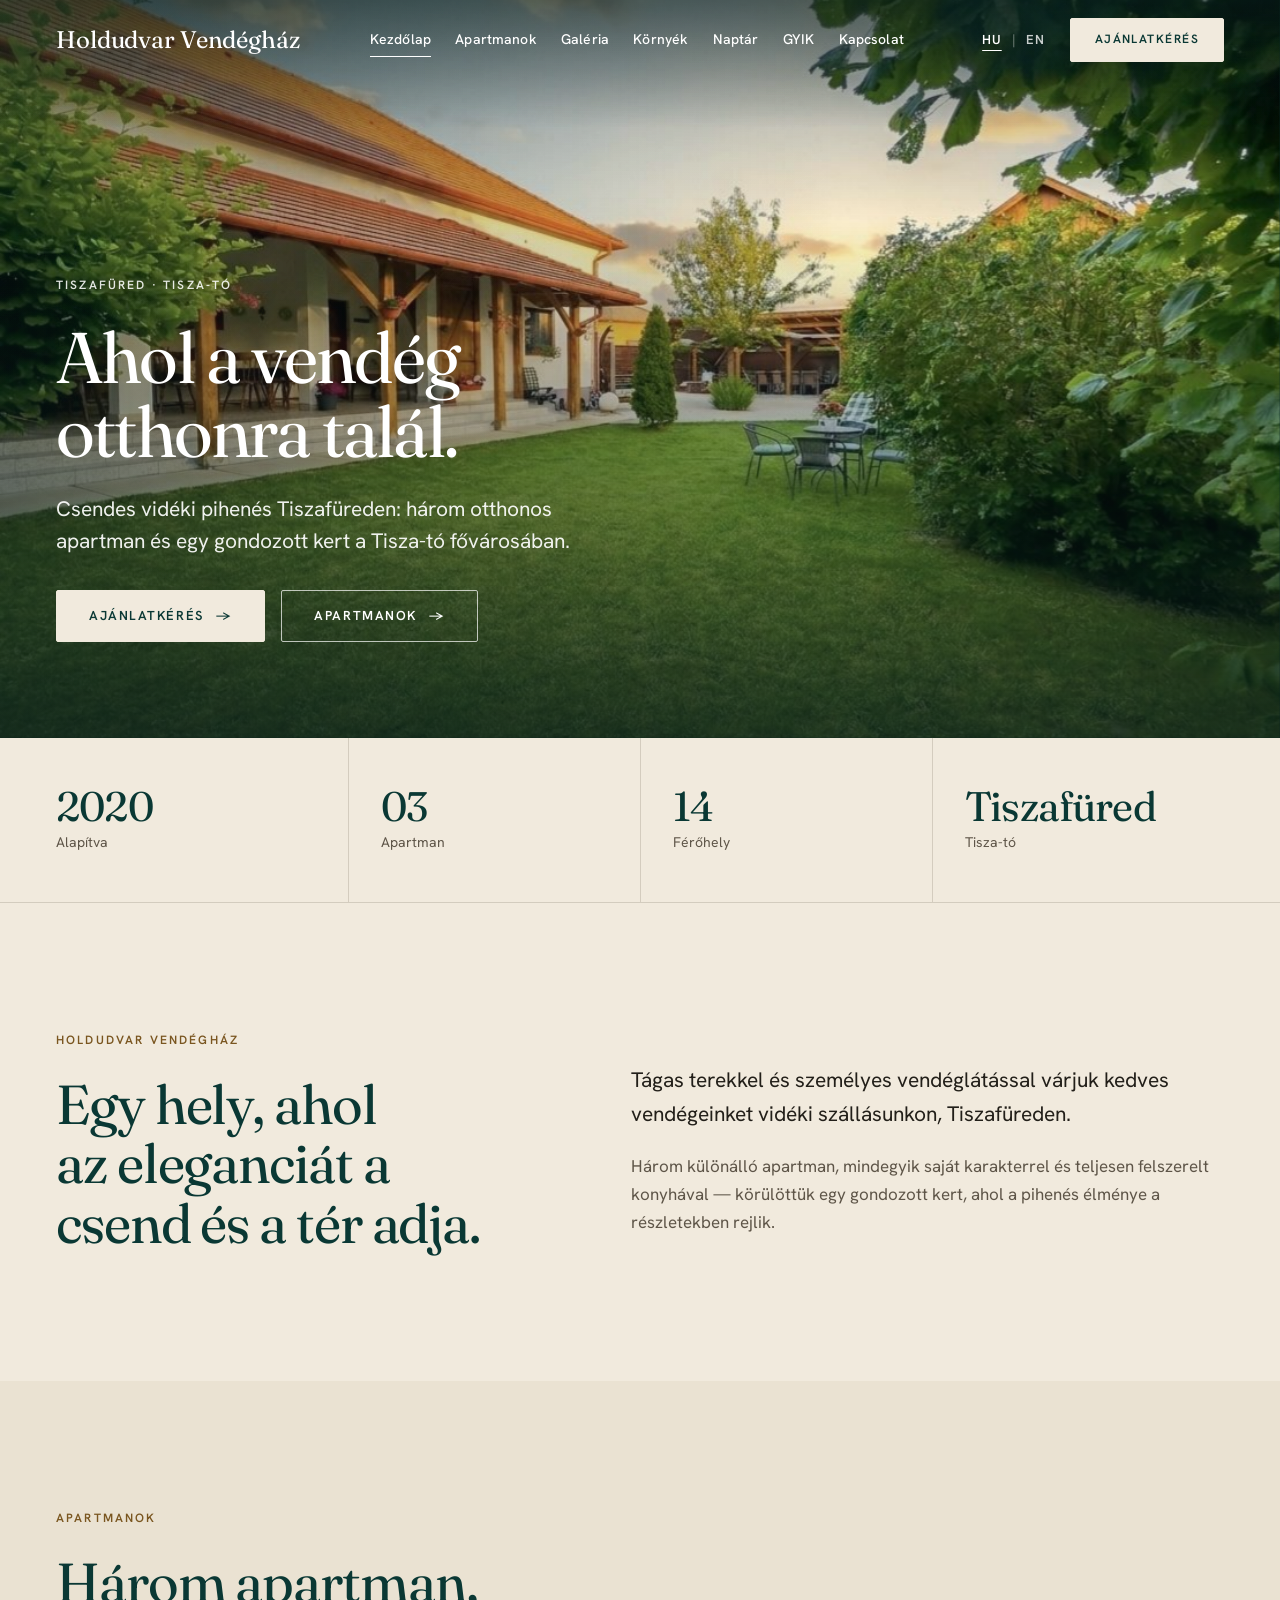
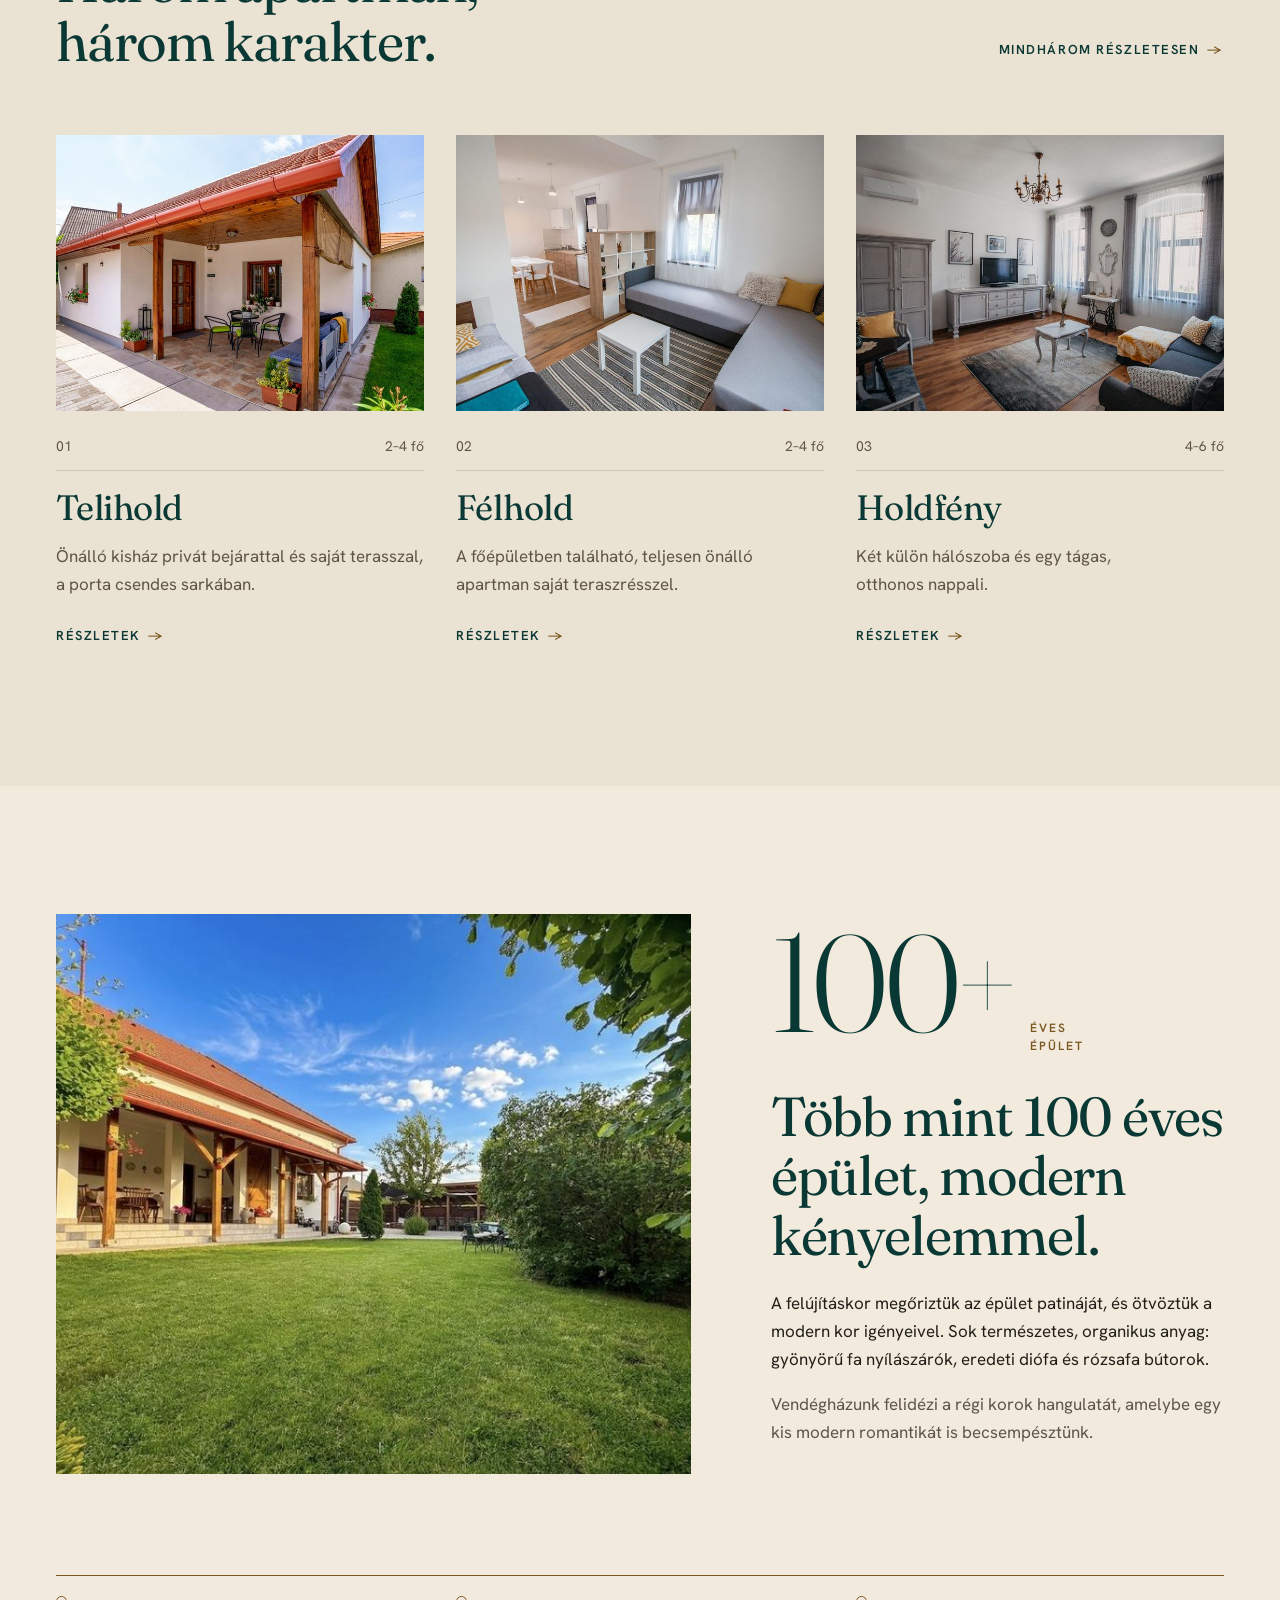
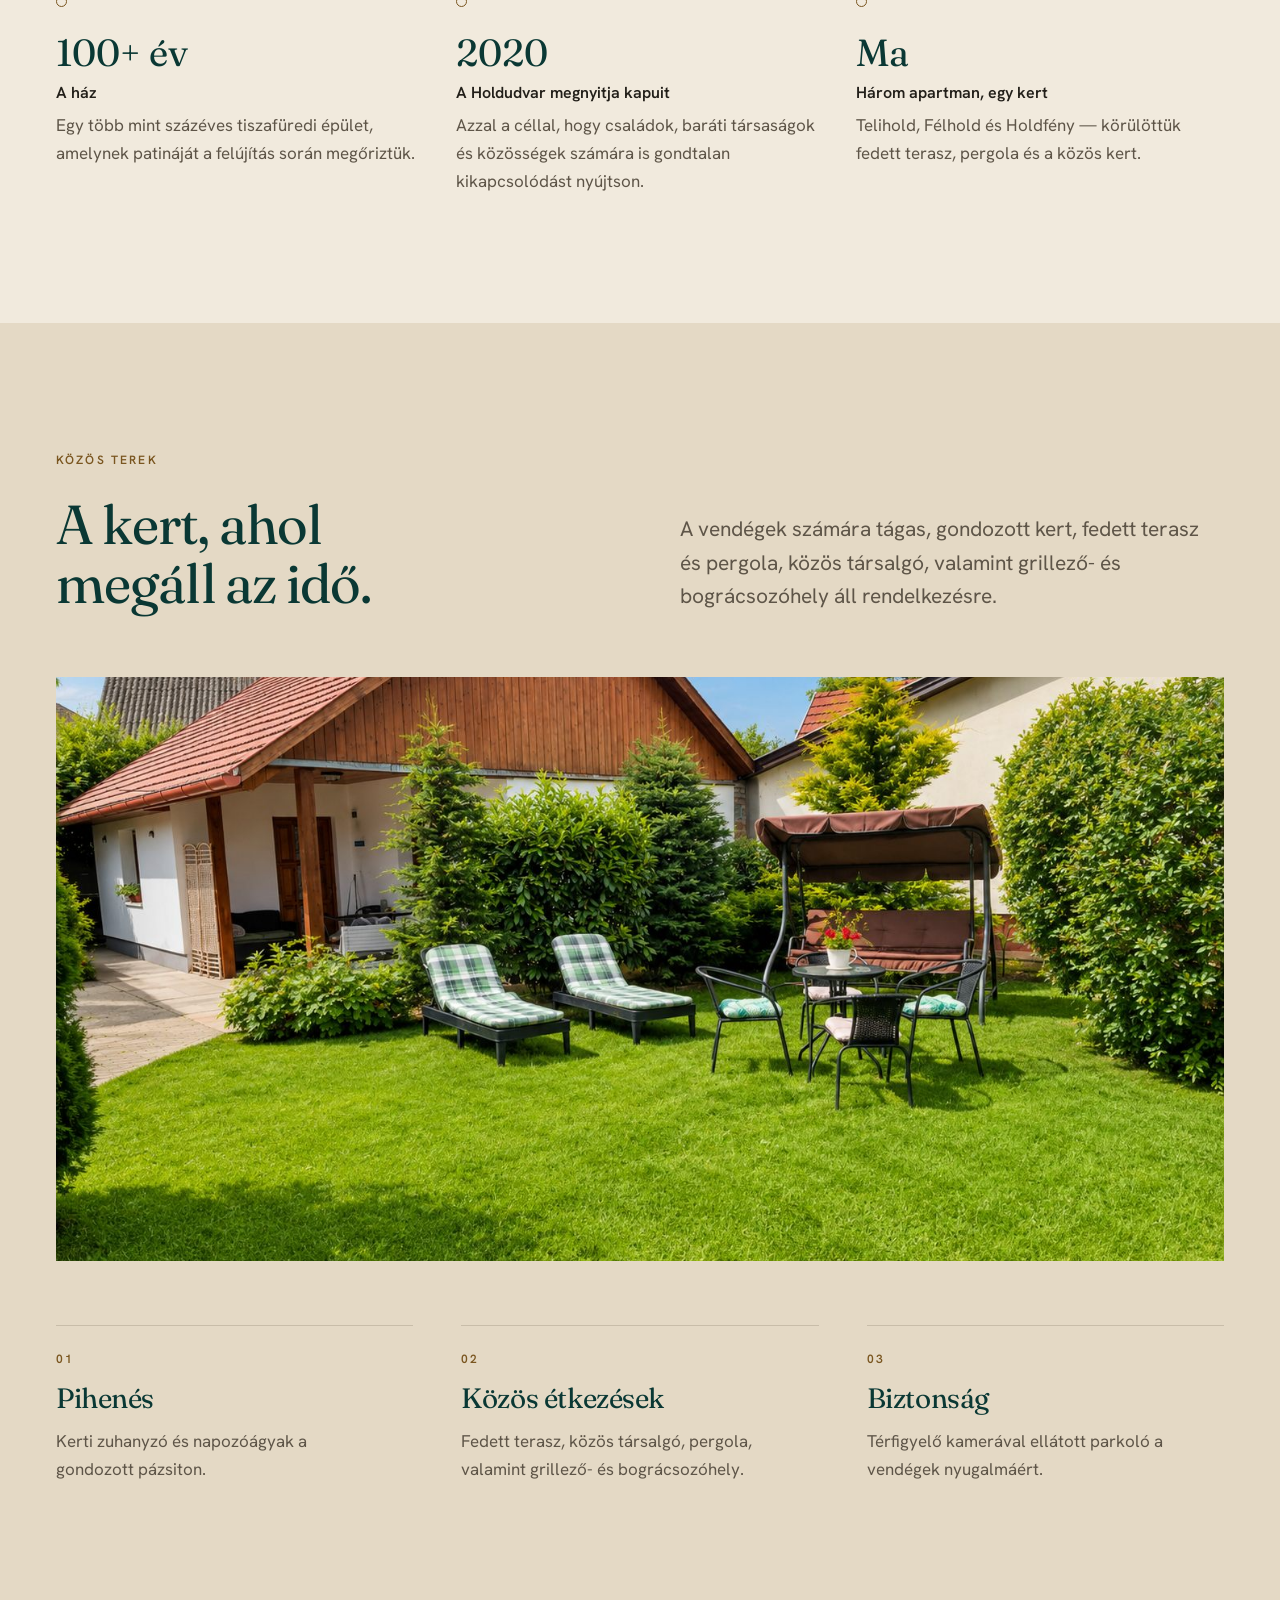
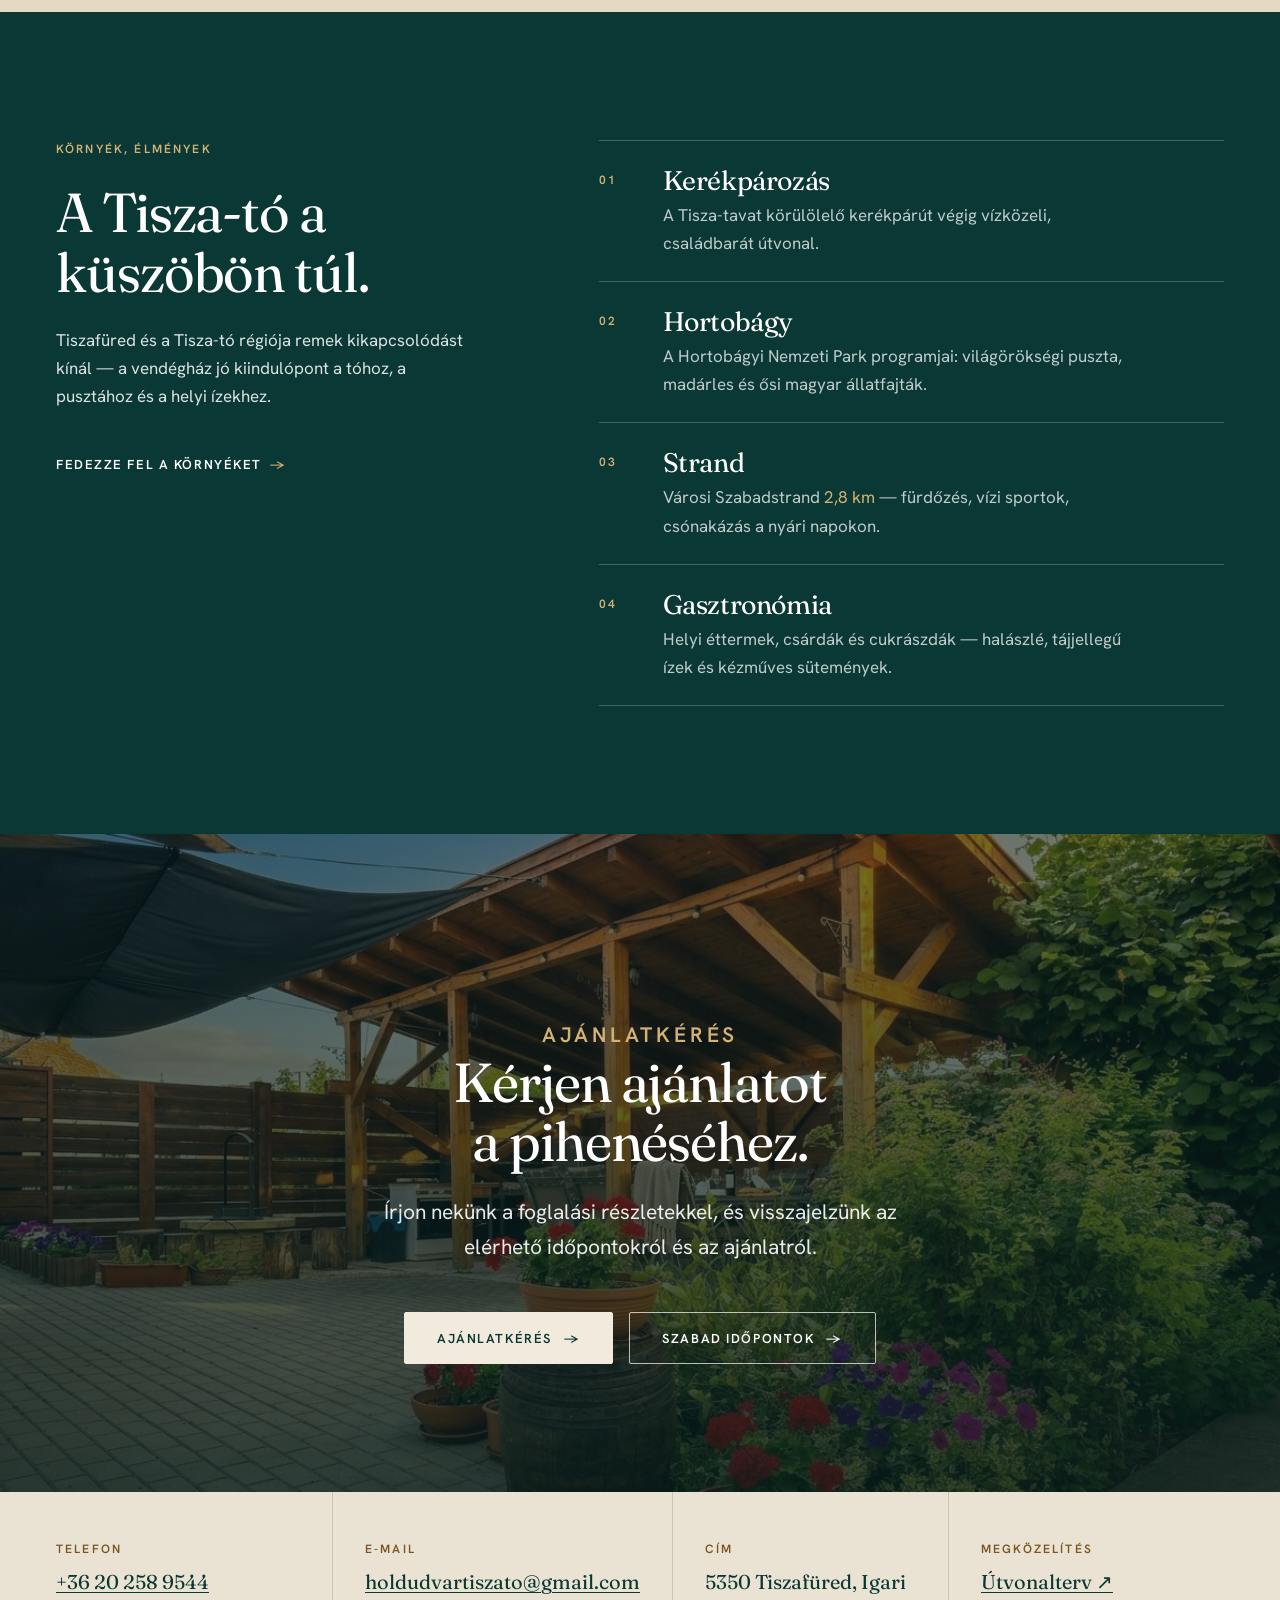
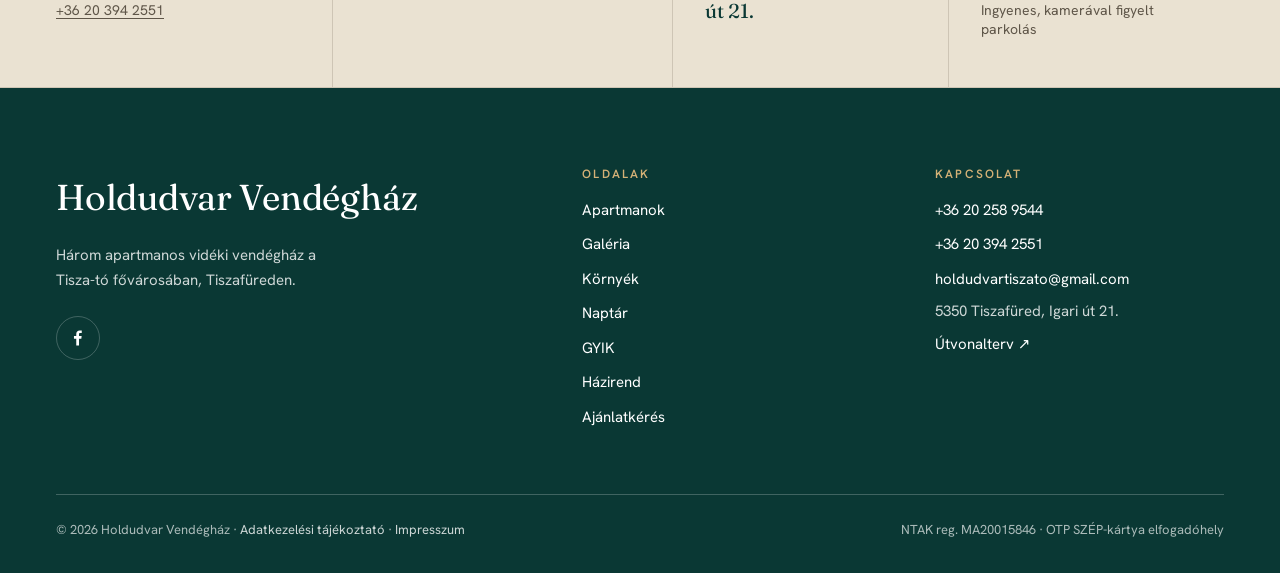
<file: index.html>
<!DOCTYPE html>
<html lang="hu" data-lang="hu">
<head>
<meta charset="UTF-8">
<meta name="robots" content="noindex, nofollow">
<meta name="viewport" content="width=device-width, initial-scale=1.0">
<script>document.documentElement.classList.add('js');try{var l=localStorage.getItem('holdudvar_lang');if(l){document.documentElement.setAttribute('data-lang',l);document.documentElement.lang=l}}catch(e){}</script>
<link rel="icon" href="assets/favicon.svg" type="image/svg+xml">
<link rel="apple-touch-icon" href="assets/apple-touch-icon.png">
<meta name="theme-color" content="#0A3834">
<title>Holdudvar Vendégház — Tiszafüred, Tisza-tó</title>
<meta name="description" content="Holdudvar Vendégház — három apartman és vidéki szállás Tiszafüreden, a Tisza-tó fővárosában. Csend, tágas terek, otthonos elegancia, gondozott kert.">
<link rel="preconnect" href="https://fonts.googleapis.com">
<link rel="preconnect" href="https://fonts.gstatic.com" crossorigin>
<link href="https://fonts.googleapis.com/css2?family=Fraunces:opsz,wght@9..144,300..500&family=Hanken+Grotesk:wght@400;500;600&display=swap" rel="stylesheet">
<link rel="stylesheet" href="assets/styles.css">
<link rel="preload" as="image" href="assets/img/kert.jpg" imagesrcset="assets/img/800/kert.jpg 800w, assets/img/kert.jpg 1109w" imagesizes="100vw" fetchpriority="high">
<meta property="og:type" content="website">
<meta property="og:site_name" content="Holdudvar Vendégház">
<meta property="og:locale" content="hu_HU">
<meta property="og:locale:alternate" content="en_GB">
<meta property="og:title" content="Holdudvar Vendégház — Tiszafüred, Tisza-tó">
<meta property="og:description" content="Holdudvar Vendégház — három apartman és vidéki szállás Tiszafüreden, a Tisza-tó fővárosában. Csend, tágas terek, otthonos elegancia, gondozott kert.">
<meta property="og:url" content="https://holdudvarvendeghaz.hu/">
<meta property="og:image" content="https://holdudvarvendeghaz.hu/assets/img/og-image.jpg">
<meta property="og:image:width" content="1200">
<meta property="og:image:height" content="630">
<meta property="og:image:alt" content="Holdudvar Vendégház — udvar és gondozott kert Tiszafüreden">
<meta name="twitter:card" content="summary_large_image">
<meta name="twitter:title" content="Holdudvar Vendégház — Tiszafüred, Tisza-tó">
<meta name="twitter:description" content="Holdudvar Vendégház — három apartman és vidéki szállás Tiszafüreden, a Tisza-tó fővárosában. Csend, tágas terek, otthonos elegancia, gondozott kert.">
<meta name="twitter:image" content="https://holdudvarvendeghaz.hu/assets/img/og-image.jpg">
<link rel="canonical" href="https://holdudvarvendeghaz.hu/">
<script type="application/ld+json">
{
  "@context": "https://schema.org",
  "@type": "LodgingBusiness",
  "name": "Holdudvar Vendégház",
  "description": "Három apartmanos vidéki vendégház Tiszafüreden, a Tisza-tó fővárosában. Csend, tágas terek, otthonos elegancia, gondozott kert.",
  "url": "https://holdudvarvendeghaz.hu/",
  "sameAs": ["https://www.facebook.com/holdudvarvendeghaz"],
  "hasMap": "https://www.google.com/maps/search/?api=1&query=Tiszaf%C3%BCred%20Igari%20%C3%BAt%2021",
  "telephone": "+36202589544",
  "email": "holdudvartiszato@gmail.com",
  "image": [
    "https://holdudvarvendeghaz.hu/assets/img/og-image.jpg",
    "https://holdudvarvendeghaz.hu/assets/img/udvar.jpg",
    "https://holdudvarvendeghaz.hu/assets/img/kert.jpg"
  ],
  "address": {
    "@type": "PostalAddress",
    "streetAddress": "Igari út 21.",
    "postalCode": "5350",
    "addressLocality": "Tiszafüred",
    "addressRegion": "Jász-Nagykun-Szolnok",
    "addressCountry": "HU"
  },
  "geo": {
    "@type": "GeoCoordinates",
    "latitude": 47.6186,
    "longitude": 20.7621
  },
  "checkinTime": "15:00",
  "checkoutTime": "10:00",
  "petsAllowed": true,
  "smokingAllowed": false,
  "numberOfRooms": 3,
  "currenciesAccepted": "HUF",
  "paymentAccepted": "Készpénz, Átutalás, OTP SZÉP-kártya",
  "amenityFeature": [
    { "@type": "LocationFeatureSpecification", "name": "Ingyenes Wi-Fi", "value": true },
    { "@type": "LocationFeatureSpecification", "name": "Ingyenes parkolás", "value": true },
    { "@type": "LocationFeatureSpecification", "name": "Légkondicionálás", "value": true },
    { "@type": "LocationFeatureSpecification", "name": "Felszerelt konyha", "value": true },
    { "@type": "LocationFeatureSpecification", "name": "Gondozott kert", "value": true },
    { "@type": "LocationFeatureSpecification", "name": "Grillező, bográcsozóhely", "value": true },
    { "@type": "LocationFeatureSpecification", "name": "Fedett terasz", "value": true }
  ]
}
</script>
</head>
<body>
<a class="skip-link" href="#main"><span data-lang-hu>Ugrás a tartalomhoz</span><span data-lang-en>Skip to content</span></a>

<header class="nav nav--over" data-over-hero>
  <div class="nav__inner">
    <a class="brand" href="index.html" aria-label="Holdudvar Vendégház"><span class="brand__name">Holdudvar Vendégház</span></a>
    <nav class="nav__links" data-i18n-label="Fő navigáció|Main navigation" aria-label="Fő navigáció">
      <a class="nav__link" href="index.html" aria-current="page"><span data-lang-hu>Kezdőlap</span><span data-lang-en>Home</span></a>
      <a class="nav__link" href="apartmanok.html"><span data-lang-hu>Apartmanok</span><span data-lang-en>Apartments</span></a>
      <a class="nav__link" href="galeria.html"><span data-lang-hu>Galéria</span><span data-lang-en>Gallery</span></a>
      <a class="nav__link" href="kornyek.html"><span data-lang-hu>Környék</span><span data-lang-en>Surroundings</span></a>
      <a class="nav__link" href="naptar.html"><span data-lang-hu>Naptár</span><span data-lang-en>Calendar</span></a>
      <a class="nav__link" href="gyik.html"><span data-lang-hu>GYIK</span><span data-lang-en>FAQ</span></a>
      <a class="nav__link" href="foglalas.html"><span data-lang-hu>Kapcsolat</span><span data-lang-en>Contact</span></a>
    </nav>
    <div class="nav__right">
      <div class="lang-switch" role="group" aria-label="Nyelv / Language"><button type="button" data-lang-btn="hu" lang="hu" aria-pressed="true" aria-label="Magyar">HU</button><span aria-hidden="true">|</span><button type="button" data-lang-btn="en" lang="en" aria-pressed="false" aria-label="English">EN</button></div>
      <a class="btn btn--sm nav__cta" href="foglalas.html"><span data-lang-hu>Ajánlatkérés</span><span data-lang-en>Enquire</span></a>
      <button class="burger" type="button" data-i18n-label="Menü|Menu" aria-label="Menü" aria-expanded="false" aria-controls="mobile-menu"><span></span><span></span><span></span></button>
    </div>
  </div>
</header>

<div class="mobile-menu" id="mobile-menu" role="dialog" aria-modal="true" data-i18n-label="Menü|Menu" aria-label="Menü" aria-hidden="true">
  <div class="mobile-menu__top">
    <span class="brand__name">Holdudvar Vendégház</span>
    <button class="mobile-menu__close" type="button" data-close data-i18n-label="Menü bezárása|Close menu" aria-label="Menü bezárása"><svg viewBox="0 0 24 24" fill="none" stroke="currentColor" stroke-width="1.6" stroke-linecap="round" aria-hidden="true"><path d="M6 6l12 12M18 6 6 18"/></svg></button>
  </div>
  <nav class="mobile-menu__links" data-i18n-label="Menü|Menu" aria-label="Menü">
    <a href="index.html" aria-current="page"><span data-lang-hu>Kezdőlap</span><span data-lang-en>Home</span></a>
    <a href="apartmanok.html"><span data-lang-hu>Apartmanok</span><span data-lang-en>Apartments</span></a>
    <a href="galeria.html"><span data-lang-hu>Galéria</span><span data-lang-en>Gallery</span></a>
    <a href="kornyek.html"><span data-lang-hu>Környék</span><span data-lang-en>Surroundings</span></a>
    <a href="naptar.html"><span data-lang-hu>Naptár</span><span data-lang-en>Calendar</span></a>
    <a href="gyik.html"><span data-lang-hu>GYIK</span><span data-lang-en>FAQ</span></a>
    <a href="foglalas.html"><span data-lang-hu>Kapcsolat</span><span data-lang-en>Contact</span></a>
    <a href="hazirend.html"><span data-lang-hu>Házirend</span><span data-lang-en>House rules</span></a>
  </nav>
  <div class="mobile-menu__foot">
    <a class="btn btn--gold btn--block" href="foglalas.html"><span data-lang-hu>Ajánlatkérés</span><span data-lang-en>Request a quote</span> <span class="ar" aria-hidden="true">→</span></a>
    <p class="mobile-menu__tel"><span data-lang-hu>Telefon</span><span data-lang-en>Phone</span>: <a href="tel:+36202589544">+36 20 258 9544</a></p>
    <div class="lang-switch" role="group" aria-label="Nyelv / Language"><button type="button" data-lang-btn="hu" lang="hu" aria-pressed="true" aria-label="Magyar">HU</button><span aria-hidden="true">|</span><button type="button" data-lang-btn="en" lang="en" aria-pressed="false" aria-label="English">EN</button></div>
  </div>
</div>

<main id="main">

<!-- ============ HERO ============ -->
<section class="hero" aria-labelledby="hero-cim">
  <div class="hero__media"><img src="assets/img/kert.jpg" srcset="assets/img/800/kert.jpg 800w, assets/img/kert.jpg 1109w" sizes="100vw" width="1109" height="833" alt="A Holdudvar Vendégház régi épülete fedett tornáccal és gondozott kerttel, aranyórás fényben" fetchpriority="high" decoding="async"></div>
  <div class="hero__veil"></div>
  <div class="hero__inner wrap">
    <p class="eyebrow"><span data-lang-hu>Tiszafüred · Tisza-tó</span><span data-lang-en>Tiszafüred · Lake Tisza</span></p>
    <h1 id="hero-cim">
      <span data-lang-hu>Ahol a vendég otthonra talál.</span>
      <span data-lang-en>Where guests feel at home.</span>
    </h1>
    <p class="hero__lead">
      <span data-lang-hu>Csendes vidéki pihenés Tiszafüreden: három otthonos apartman és egy gondozott kert a Tisza-tó fővárosában.</span>
      <span data-lang-en>A quiet countryside escape in Tiszafüred: three homely apartments and a tended garden in the capital of Lake Tisza.</span>
    </p>
    <div class="btn-row" data-hero-cta>
      <a class="btn btn--light" href="foglalas.html"><span data-lang-hu>Ajánlatkérés</span><span data-lang-en>Request a quote</span> <span class="ar" aria-hidden="true">→</span></a>
      <a class="btn btn--outline-light" href="apartmanok.html"><span data-lang-hu>Apartmanok</span><span data-lang-en>The apartments</span> <span class="ar" aria-hidden="true">→</span></a>
    </div>
  </div>
</section>

<!-- ============ TÉNYEK ============ -->
<section class="facts" aria-label="Holdudvar röviden" data-i18n-label="Holdudvar röviden|Holdudvar at a glance">
  <dl class="facts__row wrap">
    <div class="fact"><dt><span data-lang-hu>Alapítva</span><span data-lang-en>Established</span></dt><dd>2020</dd></div>
    <div class="fact"><dt><span data-lang-hu>Apartman</span><span data-lang-en>Apartments</span></dt><dd>03</dd></div>
    <div class="fact"><dt><span data-lang-hu>Férőhely</span><span data-lang-en>Guests</span></dt><dd>14</dd></div>
    <div class="fact"><dt><span data-lang-hu>Tisza-tó</span><span data-lang-en>Lake Tisza</span></dt><dd>Tiszafüred</dd></div>
  </dl>
</section>

<!-- ============ BEMUTATKOZÁS ============ -->
<section class="section intro">
  <div class="wrap intro__grid">
    <div class="reveal">
      <p class="eyebrow">Holdudvar Vendégház</p>
      <h2>
        <span data-lang-hu>Egy hely, ahol az eleganciát a csend és a tér adja.</span>
        <span data-lang-en>A place where elegance comes from quiet and space.</span>
      </h2>
    </div>
    <div class="intro__text reveal" data-delay="1">
      <p class="lead"><span data-lang-hu>Tágas terekkel és személyes vendéglátással várjuk kedves vendégeinket vidéki szállásunkon, Tiszafüreden.</span><span data-lang-en>We welcome our guests with spacious interiors and personal hospitality at our countryside retreat in Tiszafüred.</span></p>
      <p class="muted"><span data-lang-hu>Három különálló apartman, mindegyik saját karakterrel és teljesen felszerelt konyhával — körülöttük egy gondozott kert, ahol a pihenés élménye a részletekben rejlik.</span><span data-lang-en>Three separate apartments, each with its own character and a fully equipped kitchen — around them a tended garden, where rest lives in the details.</span></p>
    </div>
  </div>
</section>

<!-- ============ APARTMANOK ============ -->
<section class="section section--white apts" aria-labelledby="apt-cim">
  <div class="wrap">
    <div class="sec-head reveal">
      <div>
        <p class="eyebrow"><span data-lang-hu>Apartmanok</span><span data-lang-en>Apartments</span></p>
        <h2 id="apt-cim"><span data-lang-hu>Három apartman, három karakter.</span><span data-lang-en>Three apartments, three characters.</span></h2>
      </div>
      <a class="arrow-link" href="apartmanok.html"><span data-lang-hu>Mindhárom részletesen</span><span data-lang-en>All three in detail</span> <span class="ar" aria-hidden="true">→</span></a>
    </div>
    <div class="apt-grid">
      <a class="apt reveal" href="apartmanok.html#telihold">
        <div class="apt__media"><img src="assets/img/800/telihold-terasz.jpg" srcset="assets/img/800/telihold-terasz.jpg 800w, assets/img/telihold-terasz.jpg 1600w" sizes="(min-width: 1024px) 400px, (min-width: 700px) 50vw, 100vw" width="800" height="534" alt="Telihold — az önálló kisház a saját teraszával" loading="lazy" decoding="async"></div>
        <div class="apt__meta"><span>01</span><span>2–4 <span data-lang-hu>fő</span><span data-lang-en>guests</span></span></div>
        <h3 class="apt__name">Telihold</h3>
        <p class="apt__desc"><span data-lang-hu>Önálló kisház privát bejárattal és saját terasszal, a porta csendes sarkában.</span><span data-lang-en>A standalone cottage with private entrance and terrace, in the quiet corner of the estate.</span></p>
        <span class="arrow-link"><span data-lang-hu>Részletek</span><span data-lang-en>Details</span> <span class="ar" aria-hidden="true">→</span></span>
      </a>
      <a class="apt reveal" href="apartmanok.html#felhold" data-delay="1">
        <div class="apt__media"><img src="assets/img/800/felhold-nappali.jpg" srcset="assets/img/800/felhold-nappali.jpg 800w, assets/img/felhold-nappali.jpg 1800w" sizes="(min-width: 1024px) 400px, (min-width: 700px) 50vw, 100vw" width="800" height="533" alt="Félhold — a főépületi apartman nappalija" loading="lazy" decoding="async"></div>
        <div class="apt__meta"><span>02</span><span>2–4 <span data-lang-hu>fő</span><span data-lang-en>guests</span></span></div>
        <h3 class="apt__name">Félhold</h3>
        <p class="apt__desc"><span data-lang-hu>A főépületben található, teljesen önálló apartman saját teraszrésszel.</span><span data-lang-en>A fully self-contained apartment in the main building, with its own terrace area.</span></p>
        <span class="arrow-link"><span data-lang-hu>Részletek</span><span data-lang-en>Details</span> <span class="ar" aria-hidden="true">→</span></span>
      </a>
      <a class="apt reveal" href="apartmanok.html#holdfeny" data-delay="2">
        <div class="apt__media"><img src="assets/img/800/holdfeny-nappali.jpg" srcset="assets/img/800/holdfeny-nappali.jpg 800w, assets/img/holdfeny-nappali.jpg 1600w" sizes="(min-width: 1024px) 400px, (min-width: 700px) 100vw, 100vw" width="800" height="534" alt="Holdfény — a tágas nappali" loading="lazy" decoding="async"></div>
        <div class="apt__meta"><span>03</span><span>4–6 <span data-lang-hu>fő</span><span data-lang-en>guests</span></span></div>
        <h3 class="apt__name">Holdfény</h3>
        <p class="apt__desc"><span data-lang-hu>Két külön hálószoba és egy tágas, otthonos nappali.</span><span data-lang-en>Two separate bedrooms and a spacious, homely living room.</span></p>
        <span class="arrow-link"><span data-lang-hu>Részletek</span><span data-lang-en>Details</span> <span class="ar" aria-hidden="true">→</span></span>
      </a>
    </div>
  </div>
</section>

<!-- ============ 100+ ÉVES ÉPÜLET ============ -->
<section class="section story" aria-labelledby="story-cim">
  <div class="wrap">
    <div class="story__grid">
      <div class="story__media ph ph--photo reveal"><img src="assets/img/udvar.jpg" srcset="assets/img/800/udvar.jpg 800w, assets/img/udvar.jpg 1118w" sizes="(min-width: 960px) 60vw, 100vw" width="1118" height="839" alt="A több mint százéves főépület hosszú, fa oszlopos tornáca a kert felől" loading="lazy" decoding="async"></div>
      <div class="story__text reveal" data-delay="1">
        <p class="story__num"><b>100+</b><span><span data-lang-hu>éves<br>épület</span><span data-lang-en>year-old<br>house</span></span></p>
        <h2 id="story-cim"><span data-lang-hu>Több mint 100 éves épület, modern kényelemmel.</span><span data-lang-en>A century-old house, with modern comfort.</span></h2>
        <p><span data-lang-hu>A felújításkor megőriztük az épület patináját, és ötvöztük a modern kor igényeivel. Sok természetes, organikus anyag: gyönyörű fa nyílászárók, eredeti diófa és rózsafa bútorok.</span><span data-lang-en>In the renovation we kept the building's patina and combined it with modern needs. Plenty of natural, organic materials: beautiful timber joinery, original walnut and rosewood furniture.</span></p>
        <p class="muted"><span data-lang-hu>Vendégházunk felidézi a régi korok hangulatát, amelybe egy kis modern romantikát is becsempésztünk.</span><span data-lang-en>Our house evokes the mood of times past — with a touch of modern romance woven in.</span></p>
      </div>
    </div>

    <ol class="timeline reveal" data-i18n-label="A ház története|The story of the house" aria-label="A ház története">
      <li class="timeline__item">
        <span class="timeline__when"><span data-lang-hu>100+ év</span><span data-lang-en>100+ years</span></span>
        <h3><span data-lang-hu>A ház</span><span data-lang-en>The house</span></h3>
        <p><span data-lang-hu>Egy több mint százéves tiszafüredi épület, amelynek patináját a felújítás során megőriztük.</span><span data-lang-en>A Tiszafüred house more than a century old, whose patina we kept through the renovation.</span></p>
      </li>
      <li class="timeline__item">
        <span class="timeline__when">2020</span>
        <h3><span data-lang-hu>A Holdudvar megnyitja kapuit</span><span data-lang-en>Holdudvar opens its gates</span></h3>
        <p><span data-lang-hu>Azzal a céllal, hogy családok, baráti társaságok és közösségek számára is gondtalan kikapcsolódást nyújtson.</span><span data-lang-en>With the aim of offering carefree relaxation for families, groups of friends and communities alike.</span></p>
      </li>
      <li class="timeline__item">
        <span class="timeline__when"><span data-lang-hu>Ma</span><span data-lang-en>Today</span></span>
        <h3><span data-lang-hu>Három apartman, egy kert</span><span data-lang-en>Three apartments, one garden</span></h3>
        <p><span data-lang-hu>Telihold, Félhold és Holdfény — körülöttük fedett terasz, pergola és a közös kert.</span><span data-lang-en>Telihold, Félhold and Holdfény — around them a covered terrace, a pergola and the shared garden.</span></p>
      </li>
    </ol>
  </div>
</section>

<!-- ============ KERT ============ -->
<section class="section section--pale garden" aria-labelledby="kert-cim">
  <div class="wrap">
    <div class="garden__head reveal">
      <div>
        <p class="eyebrow"><span data-lang-hu>Közös terek</span><span data-lang-en>Shared spaces</span></p>
        <h2 id="kert-cim"><span data-lang-hu>A kert, ahol megáll az idő.</span><span data-lang-en>A garden where time slows down.</span></h2>
      </div>
      <p class="lead"><span data-lang-hu>A vendégek számára tágas, gondozott kert, fedett terasz és pergola, közös társalgó, valamint grillező- és bográcsozóhely áll rendelkezésre.</span><span data-lang-en>Guests share a spacious, tended garden, a covered terrace and pergola, a common lounge, and a grill and cauldron-cooking area.</span></p>
    </div>
    <div class="garden__media ph ph--photo reveal"><img src="assets/img/kert-napozo.jpg" srcset="assets/img/800/kert-napozo.jpg 800w, assets/img/kert-napozo.jpg 1448w" sizes="(min-width: 1240px) 1240px, 100vw" width="1448" height="1086" alt="A gondozott kert napozóágyakkal, mögötte a vendégház" loading="lazy" decoding="async"></div>
    <ol class="features">
      <li class="feature reveal">
        <span class="feature__no">01</span>
        <h3><span data-lang-hu>Pihenés</span><span data-lang-en>Rest</span></h3>
        <p><span data-lang-hu>Kerti zuhanyzó és napozóágyak a gondozott pázsiton.</span><span data-lang-en>Garden shower and sun loungers on the tended lawn.</span></p>
      </li>
      <li class="feature reveal" data-delay="1">
        <span class="feature__no">02</span>
        <h3><span data-lang-hu>Közös étkezések</span><span data-lang-en>Shared meals</span></h3>
        <p><span data-lang-hu>Fedett terasz, közös társalgó, pergola, valamint grillező- és bográcsozóhely.</span><span data-lang-en>Covered terrace, shared lounge, pergola, plus grill and cauldron-cooking spots.</span></p>
      </li>
      <li class="feature reveal" data-delay="2">
        <span class="feature__no">03</span>
        <h3><span data-lang-hu>Biztonság</span><span data-lang-en>Peace of mind</span></h3>
        <p><span data-lang-hu>Térfigyelő kamerával ellátott parkoló a vendégek nyugalmáért.</span><span data-lang-en>A camera-monitored car park for our guests' peace of mind.</span></p>
      </li>
    </ol>
  </div>
</section>

<!-- ============ TISZA-TÓ ============ -->
<section class="section section--deep lake" aria-labelledby="to-cim">
  <div class="wrap lake__grid">
    <div class="lake__intro reveal">
      <p class="eyebrow"><span data-lang-hu>Környék, élmények</span><span data-lang-en>Surroundings</span></p>
      <h2 id="to-cim"><span data-lang-hu>A Tisza-tó a küszöbön túl.</span><span data-lang-en>Lake Tisza, just beyond the gate.</span></h2>
      <p><span data-lang-hu>Tiszafüred és a Tisza-tó régiója remek kikapcsolódást kínál — a vendégház jó kiindulópont a tóhoz, a pusztához és a helyi ízekhez.</span><span data-lang-en>Tiszafüred and the Lake Tisza region offer wonderful escapes — the guesthouse is a good base for the lake, the puszta and local flavours.</span></p>
      <a class="arrow-link" href="kornyek.html"><span data-lang-hu>Fedezze fel a környéket</span><span data-lang-en>Explore the area</span> <span class="ar" aria-hidden="true">→</span></a>
    </div>
    <ol class="lake__list">
      <li class="lake__item reveal">
        <span class="feature__no">01</span>
        <h3><span data-lang-hu>Kerékpározás</span><span data-lang-en>Cycling</span></h3>
        <p><span data-lang-hu>A Tisza-tavat körülölelő kerékpárút végig vízközeli, családbarát útvonal.</span><span data-lang-en>The cycle path encircling Lake Tisza runs close to the water — a family-friendly route.</span></p>
      </li>
      <li class="lake__item reveal">
        <span class="feature__no">02</span>
        <h3>Hortobágy</h3>
        <p><span data-lang-hu>A Hortobágyi Nemzeti Park programjai: világörökségi puszta, madárles és ősi magyar állatfajták.</span><span data-lang-en>Hortobágy National Park: the World Heritage puszta, birdwatching and ancient Hungarian breeds.</span></p>
      </li>
      <li class="lake__item reveal">
        <span class="feature__no">03</span>
        <h3><span data-lang-hu>Strand</span><span data-lang-en>Beach</span></h3>
        <p><span data-lang-hu>Városi Szabadstrand <span class="lake__d">2,8 km</span> — fürdőzés, vízi sportok, csónakázás a nyári napokon.</span><span data-lang-en>City open-water beach <span class="lake__d">2.8 km</span> — swimming, watersports and boating on summer days.</span></p>
      </li>
      <li class="lake__item reveal">
        <span class="feature__no">04</span>
        <h3><span data-lang-hu>Gasztronómia</span><span data-lang-en>Food</span></h3>
        <p><span data-lang-hu>Helyi éttermek, csárdák és cukrászdák — halászlé, tájjellegű ízek és kézműves sütemények.</span><span data-lang-en>Local restaurants, inns and patisseries — fisherman's soup, regional flavours and artisan pastries.</span></p>
      </li>
    </ol>
  </div>
</section>

<!-- ============ AJÁNLATKÉRÉS + KAPCSOLAT ============ -->
<section class="closing" aria-labelledby="zaro-cim">
  <div class="closing__media"><img src="assets/img/800/terasz-este.jpg" srcset="assets/img/800/terasz-este.jpg 800w, assets/img/terasz-este.jpg 1195w" sizes="100vw" width="1195" height="896" alt="" loading="lazy" decoding="async"></div>
  <div class="wrap closing__inner reveal">
    <p class="eyebrow"><span data-lang-hu>Ajánlatkérés</span><span data-lang-en>Enquiry</span></p>
    <h2 id="zaro-cim"><span data-lang-hu>Kérjen ajánlatot a pihenéséhez.</span><span data-lang-en>Request a quote for your stay.</span></h2>
    <p><span data-lang-hu>Írjon nekünk a foglalási részletekkel, és visszajelzünk az elérhető időpontokról és az ajánlatról.</span><span data-lang-en>Send us your booking details and we'll get back to you about availability and the offer.</span></p>
    <div class="btn-row">
      <a class="btn btn--light" href="foglalas.html"><span data-lang-hu>Ajánlatkérés</span><span data-lang-en>Request a quote</span> <span class="ar" aria-hidden="true">→</span></a>
      <a class="btn btn--outline-light" href="naptar.html"><span data-lang-hu>Szabad időpontok</span><span data-lang-en>Available dates</span> <span class="ar" aria-hidden="true">→</span></a>
    </div>
  </div>
</section>
<ul class="contact-strip" data-i18n-label="Elérhetőségek|Contact details" aria-label="Elérhetőségek">
  <li><span class="contact-strip__k"><span data-lang-hu>Telefon</span><span data-lang-en>Phone</span></span><span class="contact-strip__v"><a href="tel:+36202589544">+36 20 258 9544</a><small><a href="tel:+36203942551">+36 20 394 2551</a></small></span></li>
  <li><span class="contact-strip__k">E-mail</span><span class="contact-strip__v"><a href="mailto:holdudvartiszato@gmail.com">holdudvartiszato@gmail.com</a></span></li>
  <li><span class="contact-strip__k"><span data-lang-hu>Cím</span><span data-lang-en>Address</span></span><span class="contact-strip__v">5350 Tiszafüred, Igari út 21.</span></li>
  <li><span class="contact-strip__k"><span data-lang-hu>Megközelítés</span><span data-lang-en>Getting here</span></span><span class="contact-strip__v"><a href="https://www.google.com/maps/search/?api=1&amp;query=Tiszaf%C3%BCred%20Igari%20%C3%BAt%2021" target="_blank" rel="noopener noreferrer"><span data-lang-hu>Útvonalterv</span><span data-lang-en>Directions</span> ↗</a><small><span data-lang-hu>Ingyenes, kamerával figyelt parkolás</span><span data-lang-en>Free, camera-monitored parking</span></small></span></li>
</ul>

</main>

<footer class="footer">
  <div class="wrap">
    <div class="footer__grid">
      <div class="footer__brand">
        <span class="brand__name">Holdudvar Vendégház</span>
        <p><span data-lang-hu>Három apartmanos vidéki vendégház a Tisza-tó fővárosában, Tiszafüreden.</span><span data-lang-en>A three-apartment countryside guesthouse in Tiszafüred, the capital of Lake Tisza.</span></p>
        <a class="footer-social" href="https://www.facebook.com/holdudvarvendeghaz" target="_blank" rel="noopener noreferrer" data-i18n-label="Holdudvar a Facebookon|Holdudvar on Facebook" aria-label="Holdudvar a Facebookon"><svg viewBox="0 0 24 24" fill="currentColor" aria-hidden="true"><path d="M15.12 5.32H17V2.14A26.11 26.11 0 0 0 14.26 2c-2.72 0-4.58 1.66-4.58 4.7v2.6H6.61v3.56h3.07V22h3.68v-9.14h3.06l.46-3.56h-3.52V7c0-1.03.28-1.73 1.76-1.73z"/></svg></a>
      </div>
      <div class="footer__col">
        <h2 class="footer__h"><span data-lang-hu>Oldalak</span><span data-lang-en>Pages</span></h2>
        <ul>
          <li><a href="apartmanok.html"><span data-lang-hu>Apartmanok</span><span data-lang-en>Apartments</span></a></li>
          <li><a href="galeria.html"><span data-lang-hu>Galéria</span><span data-lang-en>Gallery</span></a></li>
          <li><a href="kornyek.html"><span data-lang-hu>Környék</span><span data-lang-en>Surroundings</span></a></li>
          <li><a href="naptar.html"><span data-lang-hu>Naptár</span><span data-lang-en>Calendar</span></a></li>
          <li><a href="gyik.html"><span data-lang-hu>GYIK</span><span data-lang-en>FAQ</span></a></li>
          <li><a href="hazirend.html"><span data-lang-hu>Házirend</span><span data-lang-en>House rules</span></a></li>
          <li><a href="foglalas.html"><span data-lang-hu>Ajánlatkérés</span><span data-lang-en>Enquiry</span></a></li>
        </ul>
      </div>
      <div class="footer__col">
        <h2 class="footer__h"><span data-lang-hu>Kapcsolat</span><span data-lang-en>Contact</span></h2>
        <ul>
          <li><a href="tel:+36202589544">+36 20 258 9544</a></li>
          <li><a href="tel:+36203942551">+36 20 394 2551</a></li>
          <li><a href="mailto:holdudvartiszato@gmail.com">holdudvartiszato@gmail.com</a></li>
          <li>5350 Tiszafüred, Igari út 21.</li>
          <li><a href="https://www.google.com/maps/search/?api=1&amp;query=Tiszaf%C3%BCred%20Igari%20%C3%BAt%2021" target="_blank" rel="noopener noreferrer"><span data-lang-hu>Útvonalterv</span><span data-lang-en>Directions</span> ↗</a></li>
        </ul>
      </div>
    </div>
    <div class="footer__bottom">
      <span>© 2026 Holdudvar Vendégház · <a href="adatkezeles.html"><span data-lang-hu>Adatkezelési tájékoztató</span><span data-lang-en>Privacy notice</span></a> · <a href="impresszum.html"><span data-lang-hu>Impresszum</span><span data-lang-en>Imprint</span></a></span>
      <span>NTAK reg. MA20015846 · <span data-lang-hu>OTP SZÉP-kártya elfogadóhely</span><span data-lang-en>OTP SZÉP card accepted</span></span>
    </div>
  </div>
</footer>

<script src="assets/site.js"></script>
</body>
</html>
</file>
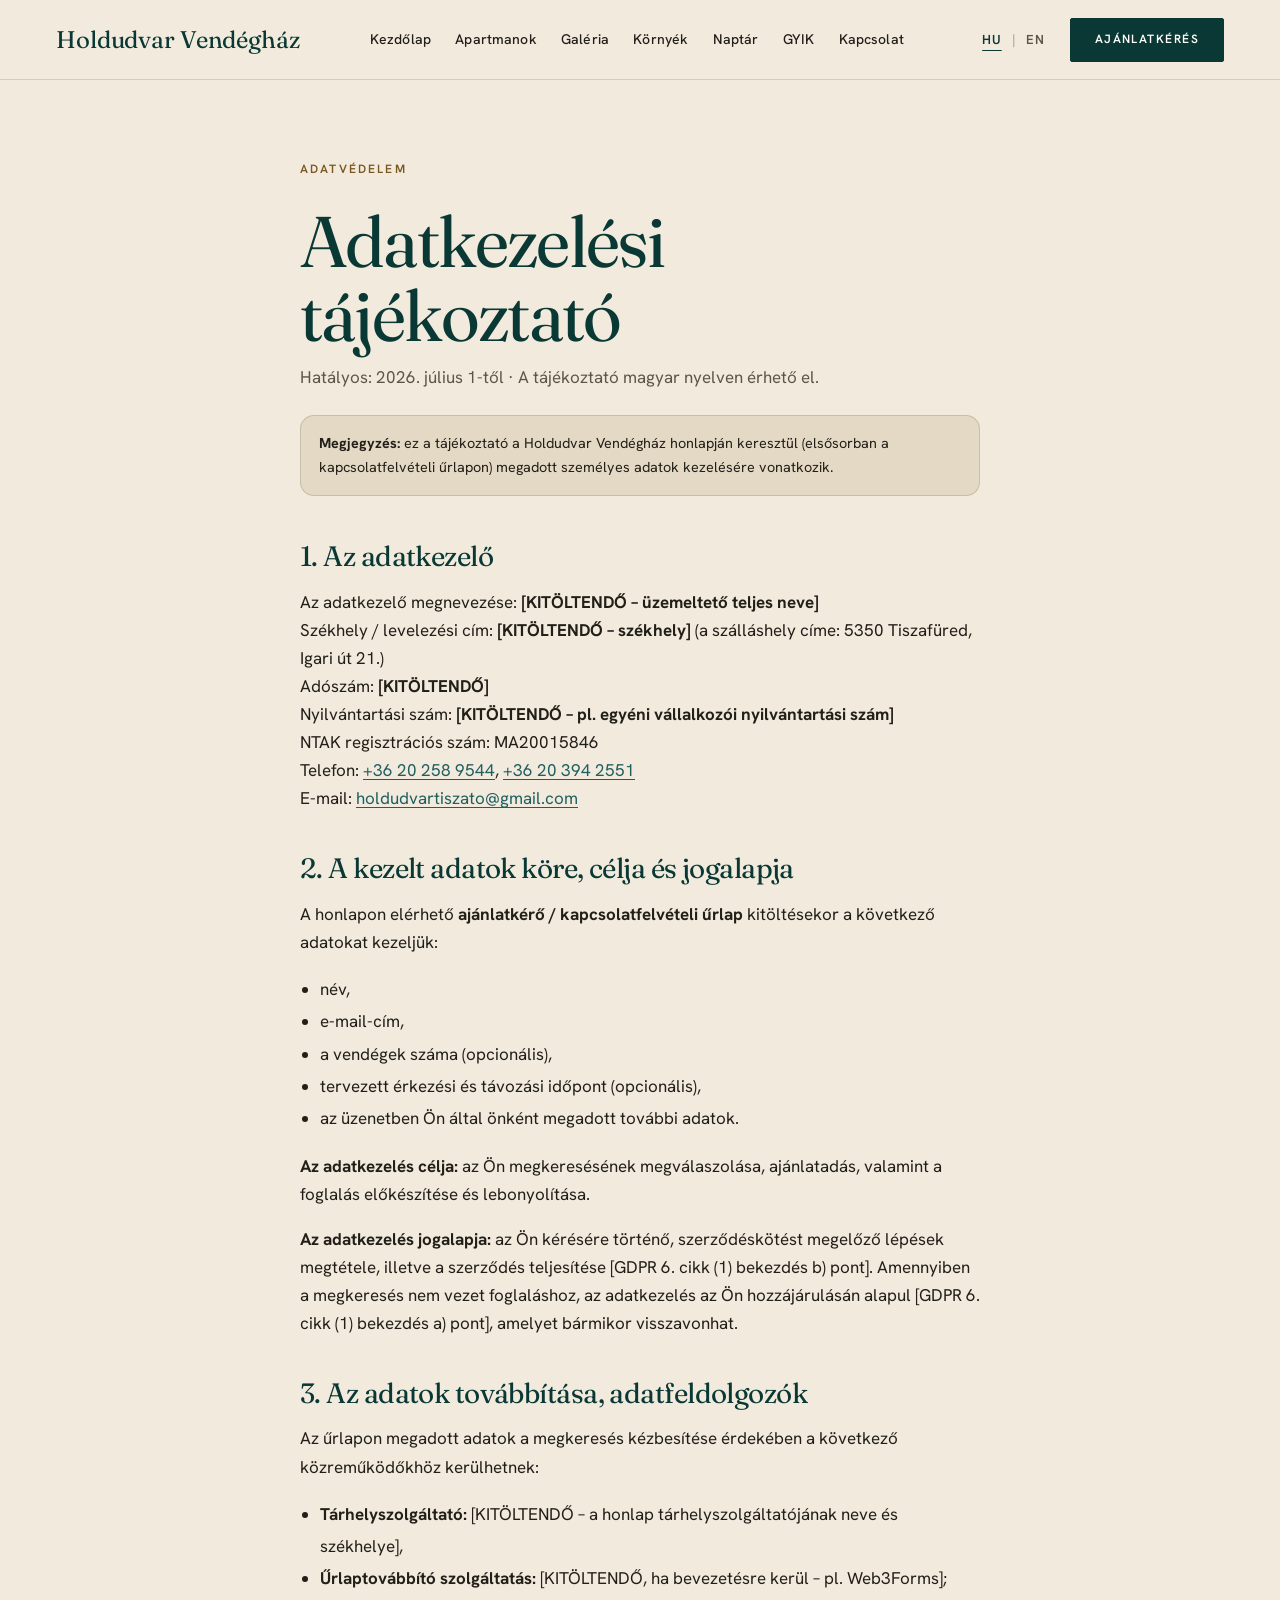
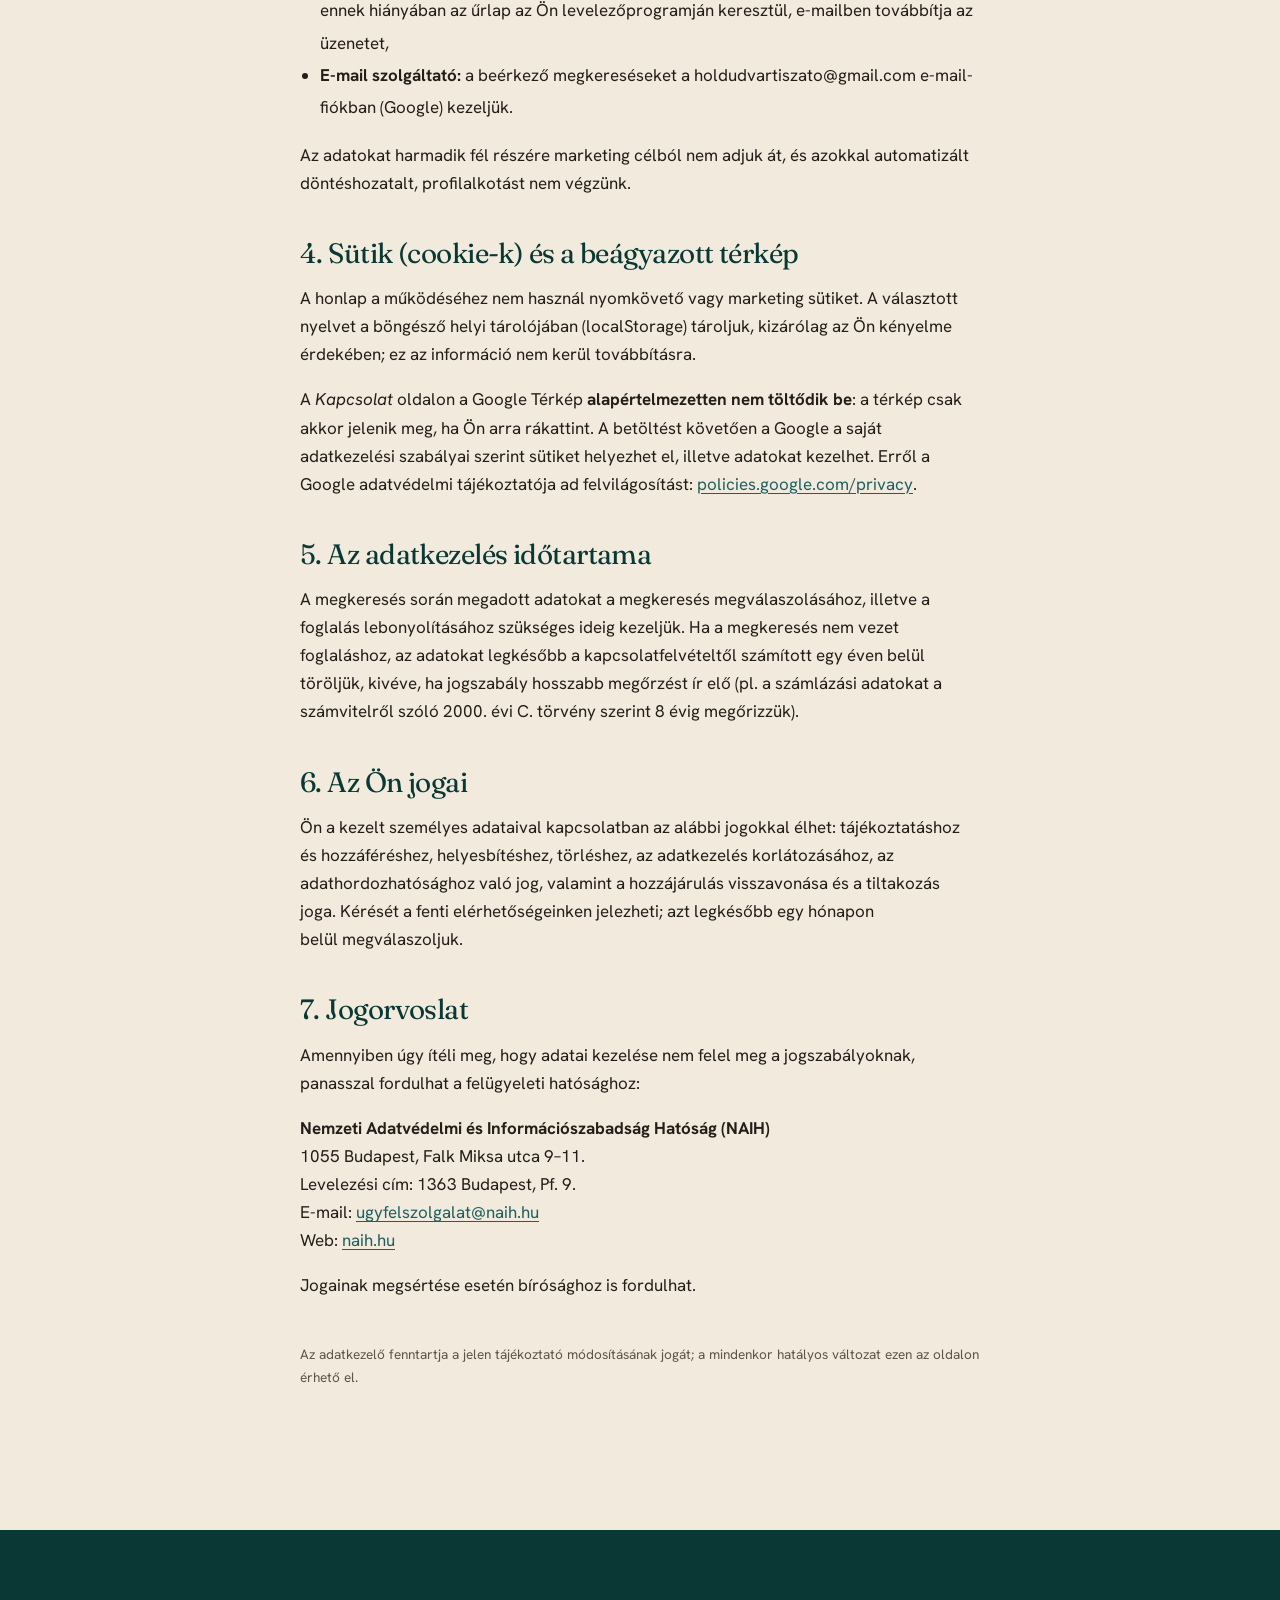
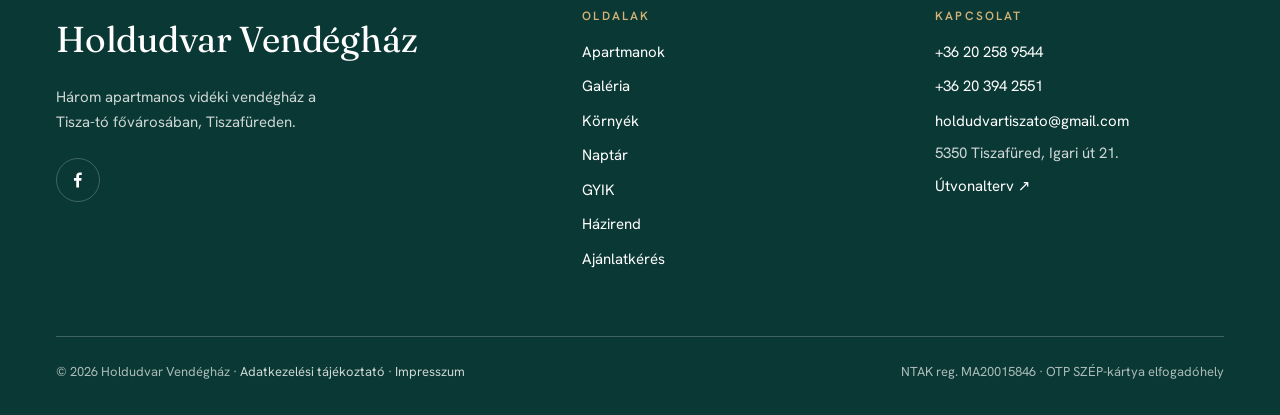
<file: adatkezeles.html>
<!DOCTYPE html>
<html lang="hu" data-lang="hu">
<head>
<meta charset="UTF-8">
<meta name="robots" content="noindex, nofollow">
<meta name="viewport" content="width=device-width, initial-scale=1.0">
<script>document.documentElement.classList.add('js');try{var l=localStorage.getItem('holdudvar_lang');if(l){document.documentElement.setAttribute('data-lang',l);document.documentElement.lang=l}}catch(e){}</script>
<link rel="icon" href="assets/favicon.svg" type="image/svg+xml">
<link rel="apple-touch-icon" href="assets/apple-touch-icon.png">
<meta name="theme-color" content="#0A3834">
<title>Adatkezelési tájékoztató — Holdudvar Vendégház</title>
<meta name="description" content="A Holdudvar Vendégház adatkezelési tájékoztatója: a kapcsolatfelvételi űrlapon megadott személyes adatok kezelése, célja, jogalapja és az érintettek jogai.">
<meta name="robots" content="noindex, follow">
<link rel="preconnect" href="https://fonts.googleapis.com">
<link rel="preconnect" href="https://fonts.gstatic.com" crossorigin>
<link href="https://fonts.googleapis.com/css2?family=Fraunces:opsz,wght@9..144,300..500&family=Hanken+Grotesk:wght@400;500;600&display=swap" rel="stylesheet">
<link rel="stylesheet" href="assets/styles.css">
<link rel="canonical" href="https://holdudvarvendeghaz.hu/adatkezeles.html">
</head>
<body class="inner">
<a class="skip-link" href="#main"><span data-lang-hu>Ugrás a tartalomhoz</span><span data-lang-en>Skip to content</span></a>

<header class="nav nav--solid">
  <div class="nav__inner">
    <a class="brand" href="index.html" aria-label="Holdudvar Vendégház"><span class="brand__name">Holdudvar Vendégház</span></a>
    <nav class="nav__links" data-i18n-label="Fő navigáció|Main navigation" aria-label="Fő navigáció">
      <a class="nav__link" href="index.html"><span data-lang-hu>Kezdőlap</span><span data-lang-en>Home</span></a>
      <a class="nav__link" href="apartmanok.html"><span data-lang-hu>Apartmanok</span><span data-lang-en>Apartments</span></a>
      <a class="nav__link" href="galeria.html"><span data-lang-hu>Galéria</span><span data-lang-en>Gallery</span></a>
      <a class="nav__link" href="kornyek.html"><span data-lang-hu>Környék</span><span data-lang-en>Surroundings</span></a>
      <a class="nav__link" href="naptar.html"><span data-lang-hu>Naptár</span><span data-lang-en>Calendar</span></a>
      <a class="nav__link" href="gyik.html"><span data-lang-hu>GYIK</span><span data-lang-en>FAQ</span></a>
      <a class="nav__link" href="foglalas.html"><span data-lang-hu>Kapcsolat</span><span data-lang-en>Contact</span></a>
    </nav>
    <div class="nav__right">
      <div class="lang-switch" role="group" aria-label="Nyelv / Language"><button type="button" data-lang-btn="hu" lang="hu" aria-pressed="true" aria-label="Magyar">HU</button><span aria-hidden="true">|</span><button type="button" data-lang-btn="en" lang="en" aria-pressed="false" aria-label="English">EN</button></div>
      <a class="btn btn--sm nav__cta" href="foglalas.html"><span data-lang-hu>Ajánlatkérés</span><span data-lang-en>Enquire</span></a>
      <button class="burger" type="button" data-i18n-label="Menü|Menu" aria-label="Menü" aria-expanded="false" aria-controls="mobile-menu"><span></span><span></span><span></span></button>
    </div>
  </div>
</header>

<div class="mobile-menu" id="mobile-menu" role="dialog" aria-modal="true" data-i18n-label="Menü|Menu" aria-label="Menü" aria-hidden="true">
  <div class="mobile-menu__top">
    <span class="brand__name">Holdudvar Vendégház</span>
    <button class="mobile-menu__close" type="button" data-close data-i18n-label="Menü bezárása|Close menu" aria-label="Menü bezárása"><svg viewBox="0 0 24 24" fill="none" stroke="currentColor" stroke-width="1.6" stroke-linecap="round" aria-hidden="true"><path d="M6 6l12 12M18 6 6 18"/></svg></button>
  </div>
  <nav class="mobile-menu__links" data-i18n-label="Menü|Menu" aria-label="Menü">
    <a href="index.html"><span data-lang-hu>Kezdőlap</span><span data-lang-en>Home</span></a>
    <a href="apartmanok.html"><span data-lang-hu>Apartmanok</span><span data-lang-en>Apartments</span></a>
    <a href="galeria.html"><span data-lang-hu>Galéria</span><span data-lang-en>Gallery</span></a>
    <a href="kornyek.html"><span data-lang-hu>Környék</span><span data-lang-en>Surroundings</span></a>
    <a href="naptar.html"><span data-lang-hu>Naptár</span><span data-lang-en>Calendar</span></a>
    <a href="gyik.html"><span data-lang-hu>GYIK</span><span data-lang-en>FAQ</span></a>
    <a href="foglalas.html"><span data-lang-hu>Kapcsolat</span><span data-lang-en>Contact</span></a>
    <a href="hazirend.html"><span data-lang-hu>Házirend</span><span data-lang-en>House rules</span></a>
  </nav>
  <div class="mobile-menu__foot">
    <a class="btn btn--gold btn--block" href="foglalas.html"><span data-lang-hu>Ajánlatkérés</span><span data-lang-en>Request a quote</span> <span class="ar" aria-hidden="true">→</span></a>
    <p class="mobile-menu__tel"><span data-lang-hu>Telefon</span><span data-lang-en>Phone</span>: <a href="tel:+36202589544">+36 20 258 9544</a></p>
    <div class="lang-switch" role="group" aria-label="Nyelv / Language"><button type="button" data-lang-btn="hu" lang="hu" aria-pressed="true" aria-label="Magyar">HU</button><span aria-hidden="true">|</span><button type="button" data-lang-btn="en" lang="en" aria-pressed="false" aria-label="English">EN</button></div>
  </div>
</div>

<main id="main">

<section class="section">
  <div class="wrap">
    <div class="maxch" style="margin:0 auto">

      <p class="eyebrow"><span data-lang-hu>Adatvédelem</span><span data-lang-en>Privacy</span></p>
      <h1 style="margin-top:10px">Adatkezelési tájékoztató</h1>
      <p class="muted" style="margin-top:10px"><span data-lang-hu>Hatályos: 2026. július 1-től · A tájékoztató magyar nyelven érhető el.</span><span data-lang-en>Effective from 1 July 2026 · This notice is available in Hungarian.</span></p>

      <!-- ⚠️ MUNKAPÉLDÁNY — élesítés előtt töltsd ki a [KITÖLTENDŐ] mezőket és hagyasd jóvá. Ez a keret nem helyettesíti a jogi tanácsadást. -->
      <div style="margin-top:24px; padding:16px 18px; border:1px solid var(--line); border-radius:14px; background:var(--pale); font-size:0.9rem">
        <strong>Megjegyzés:</strong> ez a tájékoztató a Holdudvar Vendégház honlapján keresztül (elsősorban a kapcsolatfelvételi űrlapon) megadott személyes adatok kezelésére vonatkozik.
      </div>

      <div class="reveal" style="margin-top:44px">
        <h2 class="h-sub">1. Az adatkezelő</h2>
        <p style="margin-top:14px">
          Az adatkezelő megnevezése: <strong>[KITÖLTENDŐ – üzemeltető teljes neve]</strong><br>
          Székhely / levelezési cím: <strong>[KITÖLTENDŐ – székhely]</strong> (a szálláshely címe: 5350 Tiszafüred, Igari út 21.)<br>
          Adószám: <strong>[KITÖLTENDŐ]</strong><br>
          Nyilvántartási szám: <strong>[KITÖLTENDŐ – pl. egyéni vállalkozói nyilvántartási szám]</strong><br>
          NTAK regisztrációs szám: MA20015846<br>
          Telefon: <a href="tel:+36202589544">+36 20 258 9544</a>, <a href="tel:+36203942551">+36 20 394 2551</a><br>
          E-mail: <a href="mailto:holdudvartiszato@gmail.com">holdudvartiszato@gmail.com</a>
        </p>
      </div>

      <div class="reveal" style="margin-top:40px">
        <h2 class="h-sub">2. A kezelt adatok köre, célja és jogalapja</h2>
        <p style="margin-top:14px">A honlapon elérhető <strong>ajánlatkérő / kapcsolatfelvételi űrlap</strong> kitöltésekor a következő adatokat kezeljük:</p>
        <ul style="margin-top:12px; padding-left:20px; line-height:1.9">
          <li>név,</li>
          <li>e-mail-cím,</li>
          <li>a vendégek száma (opcionális),</li>
          <li>tervezett érkezési és távozási időpont (opcionális),</li>
          <li>az üzenetben Ön által önként megadott további adatok.</li>
        </ul>
        <p style="margin-top:14px"><strong>Az adatkezelés célja:</strong> az Ön megkeresésének megválaszolása, ajánlatadás, valamint a foglalás előkészítése és lebonyolítása.</p>
        <p style="margin-top:10px"><strong>Az adatkezelés jogalapja:</strong> az Ön kérésére történő, szerződéskötést megelőző lépések megtétele, illetve a szerződés teljesítése [GDPR 6. cikk (1) bekezdés b) pont]. Amennyiben a megkeresés nem vezet foglaláshoz, az adatkezelés az Ön hozzájárulásán alapul [GDPR 6. cikk (1) bekezdés a) pont], amelyet bármikor visszavonhat.</p>
      </div>

      <div class="reveal" style="margin-top:40px">
        <h2 class="h-sub">3. Az adatok továbbítása, adatfeldolgozók</h2>
        <p style="margin-top:14px">Az űrlapon megadott adatok a megkeresés kézbesítése érdekében a következő közreműködőkhöz kerülhetnek:</p>
        <ul style="margin-top:12px; padding-left:20px; line-height:1.9">
          <li><strong>Tárhelyszolgáltató:</strong> [KITÖLTENDŐ – a honlap tárhelyszolgáltatójának neve és székhelye],</li>
          <li><strong>Űrlaptovábbító szolgáltatás:</strong> [KITÖLTENDŐ, ha bevezetésre kerül – pl. Web3Forms]; ennek hiányában az űrlap az Ön levelezőprogramján keresztül, e-mailben továbbítja az üzenetet,</li>
          <li><strong>E-mail szolgáltató:</strong> a beérkező megkereséseket a holdudvartiszato@gmail.com e-mail-fiókban (Google) kezeljük.</li>
        </ul>
        <p style="margin-top:14px">Az adatokat harmadik fél részére marketing célból nem adjuk át, és azokkal automatizált döntéshozatalt, profilalkotást nem végzünk.</p>
      </div>

      <div class="reveal" style="margin-top:40px">
        <h2 class="h-sub">4. Sütik (cookie-k) és a beágyazott térkép</h2>
        <p style="margin-top:14px">A honlap a működéséhez nem használ nyomkövető vagy marketing sütiket. A választott nyelvet a böngésző helyi tárolójában (localStorage) tároljuk, kizárólag az Ön kényelme érdekében; ez az információ nem kerül továbbításra.</p>
        <p style="margin-top:10px">A <em>Kapcsolat</em> oldalon a Google Térkép <strong>alapértelmezetten nem töltődik be</strong>: a térkép csak akkor jelenik meg, ha Ön arra rákattint. A betöltést követően a Google a saját adatkezelési szabályai szerint sütiket helyezhet el, illetve adatokat kezelhet. Erről a Google adatvédelmi tájékoztatója ad felvilágosítást: <a href="https://policies.google.com/privacy" target="_blank" rel="noopener noreferrer">policies.google.com/privacy</a>.</p>
      </div>

      <div class="reveal" style="margin-top:40px">
        <h2 class="h-sub">5. Az adatkezelés időtartama</h2>
        <p style="margin-top:14px">A megkeresés során megadott adatokat a megkeresés megválaszolásához, illetve a foglalás lebonyolításához szükséges ideig kezeljük. Ha a megkeresés nem vezet foglaláshoz, az adatokat legkésőbb a kapcsolatfelvételtől számított egy éven belül töröljük, kivéve, ha jogszabály hosszabb megőrzést ír elő (pl. a számlázási adatokat a számvitelről szóló 2000. évi C. törvény szerint 8 évig megőrizzük).</p>
      </div>

      <div class="reveal" style="margin-top:40px">
        <h2 class="h-sub">6. Az Ön jogai</h2>
        <p style="margin-top:14px">Ön a kezelt személyes adataival kapcsolatban az alábbi jogokkal élhet: tájékoztatáshoz és hozzáféréshez, helyesbítéshez, törléshez, az adatkezelés korlátozásához, az adathordozhatósághoz való jog, valamint a hozzájárulás visszavonása és a tiltakozás joga. Kérését a fenti elérhetőségeinken jelezheti; azt legkésőbb egy hónapon belül megválaszoljuk.</p>
      </div>

      <div class="reveal" style="margin-top:40px">
        <h2 class="h-sub">7. Jogorvoslat</h2>
        <p style="margin-top:14px">Amennyiben úgy ítéli meg, hogy adatai kezelése nem felel meg a jogszabályoknak, panasszal fordulhat a felügyeleti hatósághoz:</p>
        <p style="margin-top:12px">
          <strong>Nemzeti Adatvédelmi és Információszabadság Hatóság (NAIH)</strong><br>
          1055 Budapest, Falk Miksa utca 9–11.<br>
          Levelezési cím: 1363 Budapest, Pf. 9.<br>
          E-mail: <a href="mailto:ugyfelszolgalat@naih.hu">ugyfelszolgalat@naih.hu</a><br>
          Web: <a href="https://naih.hu" target="_blank" rel="noopener noreferrer">naih.hu</a>
        </p>
        <p style="margin-top:14px">Jogainak megsértése esetén bírósághoz is fordulhat.</p>
      </div>

      <p class="muted" style="margin-top:44px; font-size:0.85rem">Az adatkezelő fenntartja a jelen tájékoztató módosításának jogát; a mindenkor hatályos változat ezen az oldalon érhető el.</p>

    </div>
  </div>
</section>

</main>

<footer class="footer">
  <div class="wrap">
    <div class="footer__grid">
      <div class="footer__brand">
        <span class="brand__name">Holdudvar Vendégház</span>
        <p><span data-lang-hu>Három apartmanos vidéki vendégház a Tisza-tó fővárosában, Tiszafüreden.</span><span data-lang-en>A three-apartment countryside guesthouse in Tiszafüred, the capital of Lake Tisza.</span></p>
        <a class="footer-social" href="https://www.facebook.com/holdudvarvendeghaz" target="_blank" rel="noopener noreferrer" data-i18n-label="Holdudvar a Facebookon|Holdudvar on Facebook" aria-label="Holdudvar a Facebookon"><svg viewBox="0 0 24 24" fill="currentColor" aria-hidden="true"><path d="M15.12 5.32H17V2.14A26.11 26.11 0 0 0 14.26 2c-2.72 0-4.58 1.66-4.58 4.7v2.6H6.61v3.56h3.07V22h3.68v-9.14h3.06l.46-3.56h-3.52V7c0-1.03.28-1.73 1.76-1.73z"/></svg></a>
      </div>
      <div class="footer__col">
        <h2 class="footer__h"><span data-lang-hu>Oldalak</span><span data-lang-en>Pages</span></h2>
        <ul>
          <li><a href="apartmanok.html"><span data-lang-hu>Apartmanok</span><span data-lang-en>Apartments</span></a></li>
          <li><a href="galeria.html"><span data-lang-hu>Galéria</span><span data-lang-en>Gallery</span></a></li>
          <li><a href="kornyek.html"><span data-lang-hu>Környék</span><span data-lang-en>Surroundings</span></a></li>
          <li><a href="naptar.html"><span data-lang-hu>Naptár</span><span data-lang-en>Calendar</span></a></li>
          <li><a href="gyik.html"><span data-lang-hu>GYIK</span><span data-lang-en>FAQ</span></a></li>
          <li><a href="hazirend.html"><span data-lang-hu>Házirend</span><span data-lang-en>House rules</span></a></li>
          <li><a href="foglalas.html"><span data-lang-hu>Ajánlatkérés</span><span data-lang-en>Enquiry</span></a></li>
        </ul>
      </div>
      <div class="footer__col">
        <h2 class="footer__h"><span data-lang-hu>Kapcsolat</span><span data-lang-en>Contact</span></h2>
        <ul>
          <li><a href="tel:+36202589544">+36 20 258 9544</a></li>
          <li><a href="tel:+36203942551">+36 20 394 2551</a></li>
          <li><a href="mailto:holdudvartiszato@gmail.com">holdudvartiszato@gmail.com</a></li>
          <li>5350 Tiszafüred, Igari út 21.</li>
          <li><a href="https://www.google.com/maps/search/?api=1&amp;query=Tiszaf%C3%BCred%20Igari%20%C3%BAt%2021" target="_blank" rel="noopener noreferrer"><span data-lang-hu>Útvonalterv</span><span data-lang-en>Directions</span> ↗</a></li>
        </ul>
      </div>
    </div>
    <div class="footer__bottom">
      <span>© 2026 Holdudvar Vendégház · <a href="adatkezeles.html"><span data-lang-hu>Adatkezelési tájékoztató</span><span data-lang-en>Privacy notice</span></a> · <a href="impresszum.html"><span data-lang-hu>Impresszum</span><span data-lang-en>Imprint</span></a></span>
      <span>NTAK reg. MA20015846 · <span data-lang-hu>OTP SZÉP-kártya elfogadóhely</span><span data-lang-en>OTP SZÉP card accepted</span></span>
    </div>
  </div>
</footer>

<script src="assets/site.js"></script>
</body>
</html>
</file>
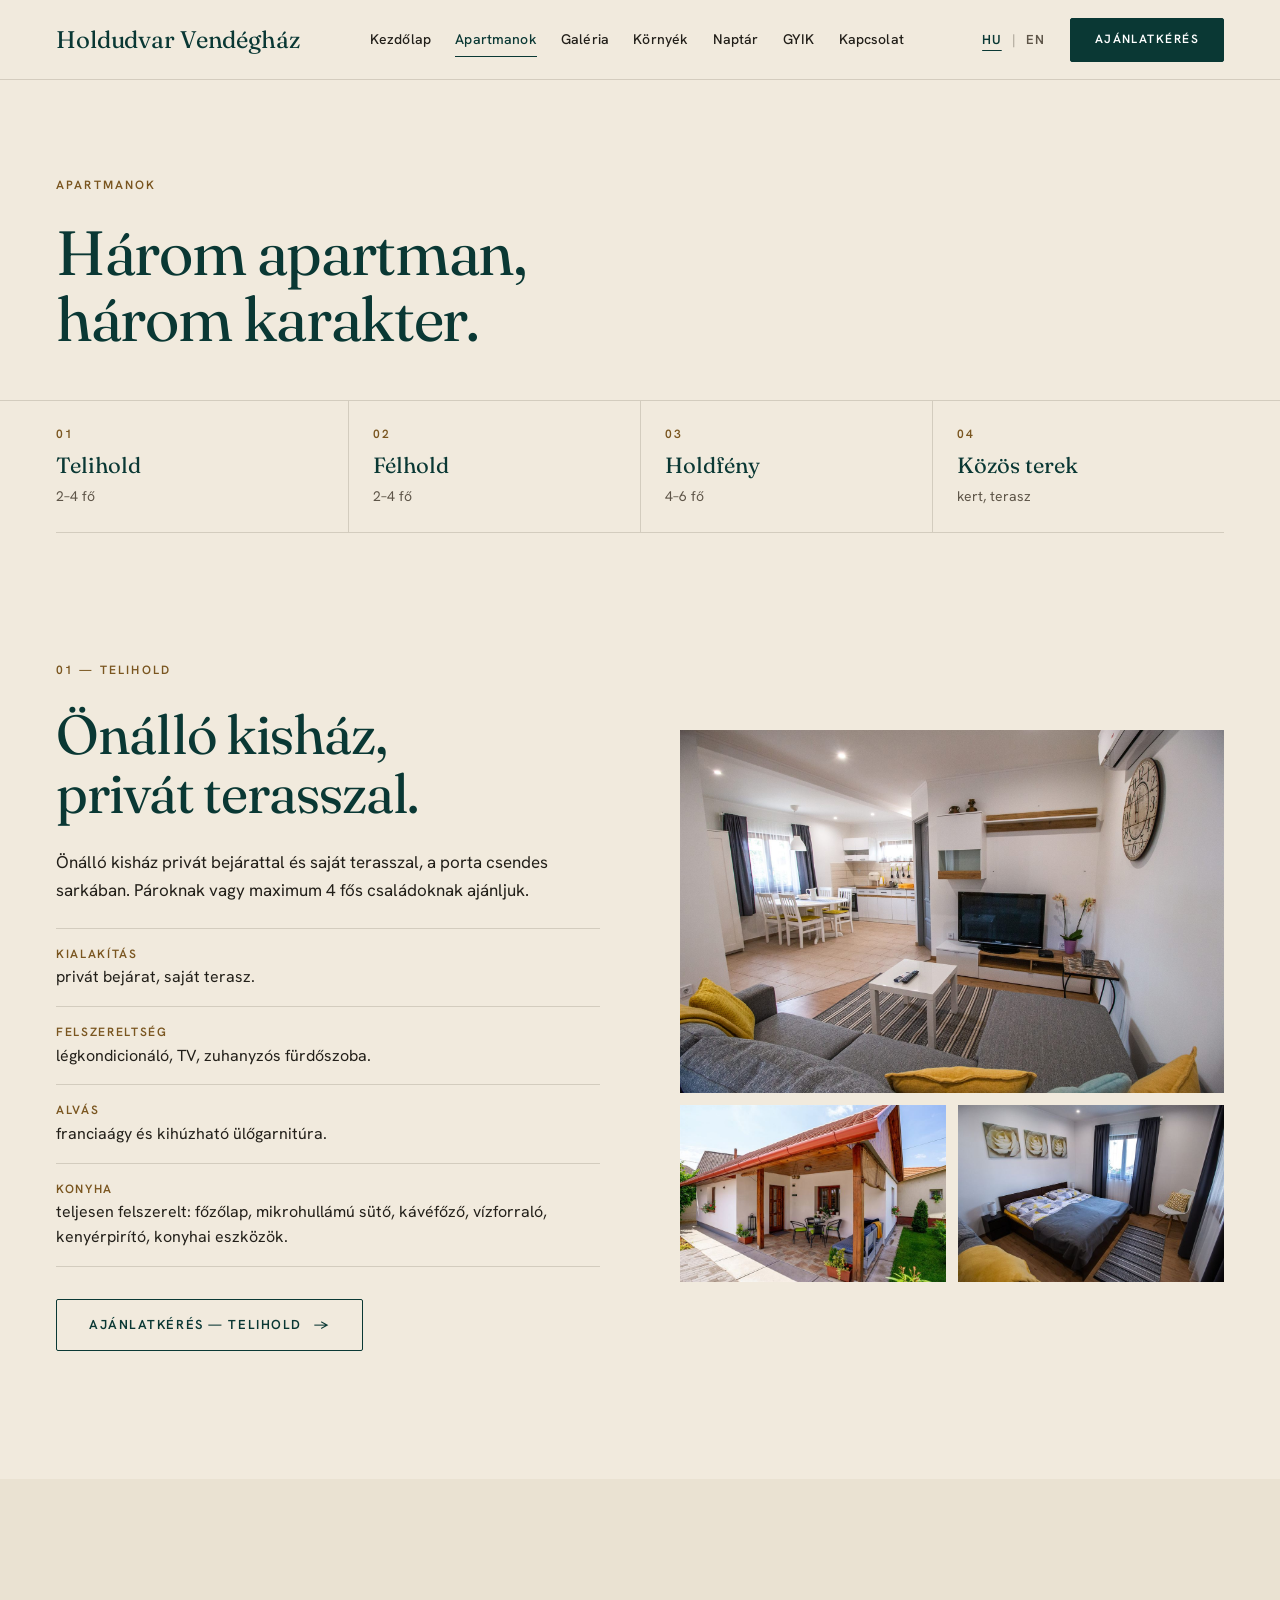
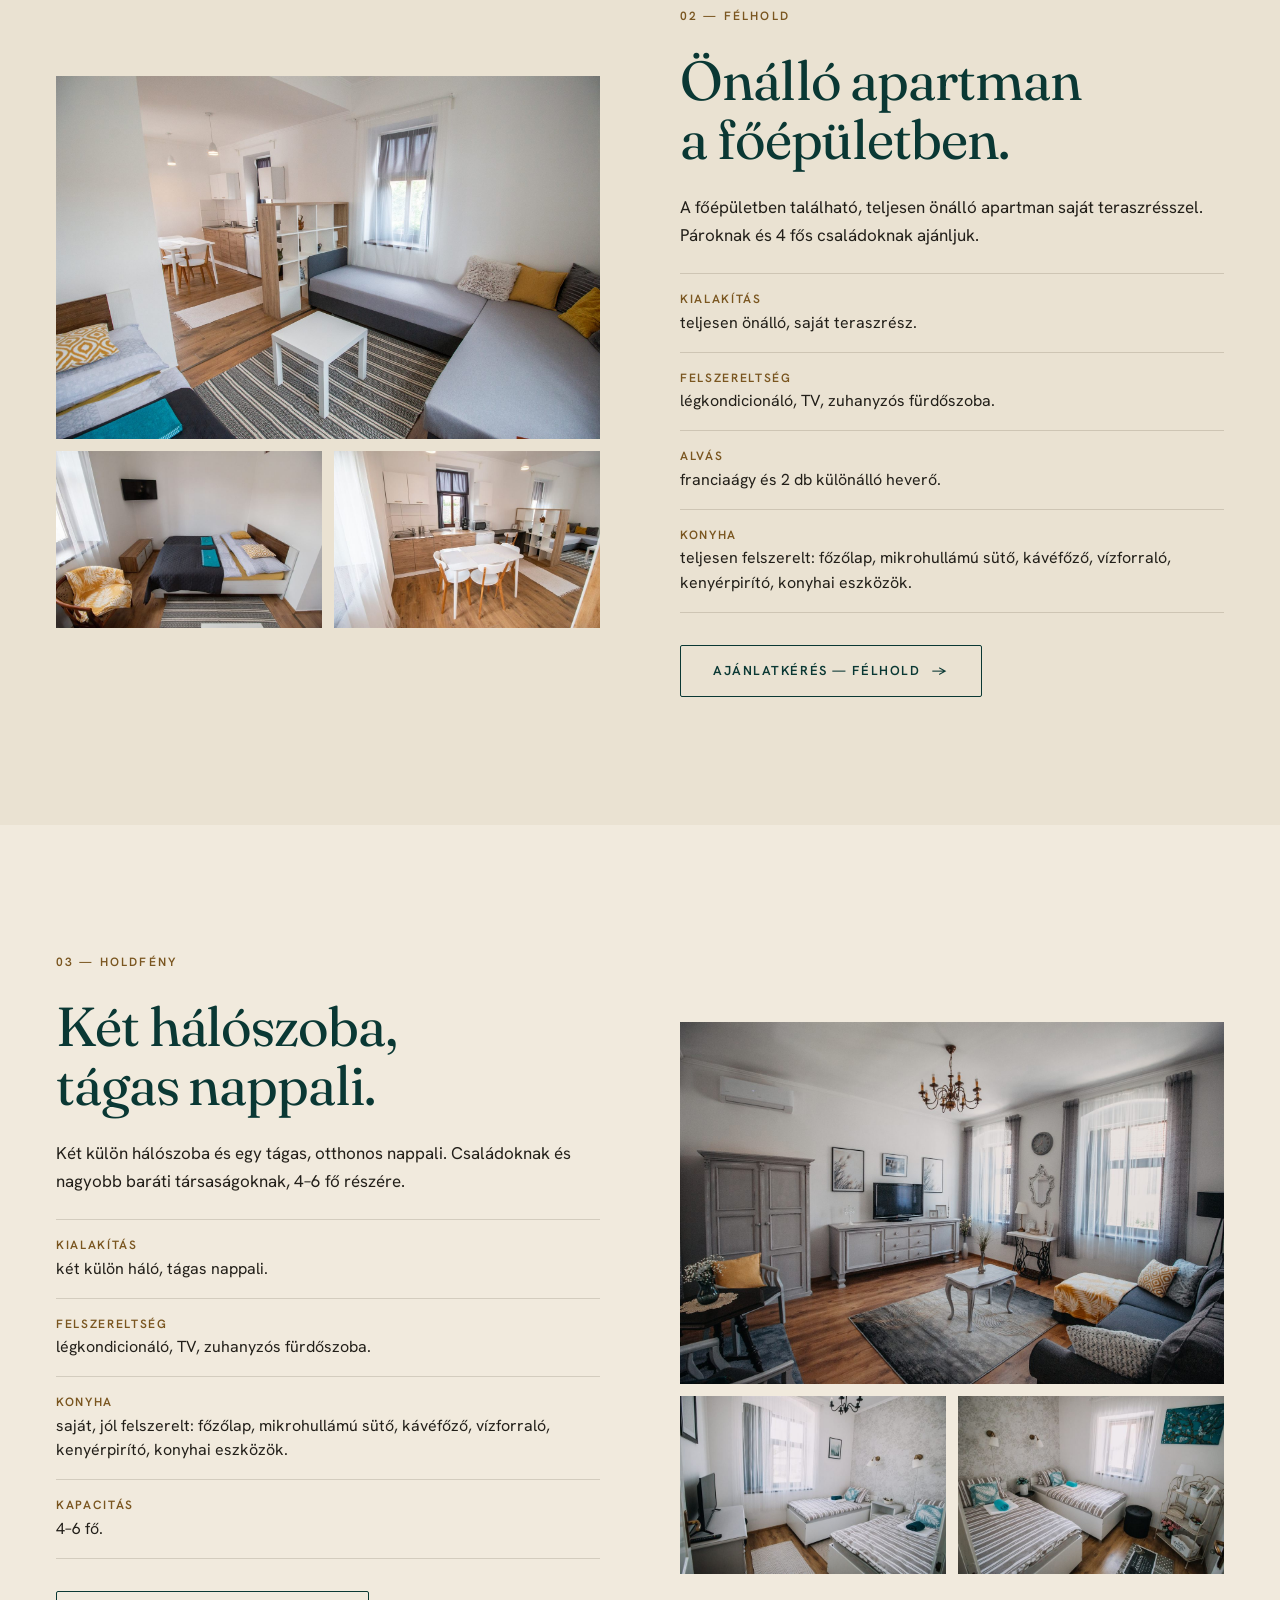
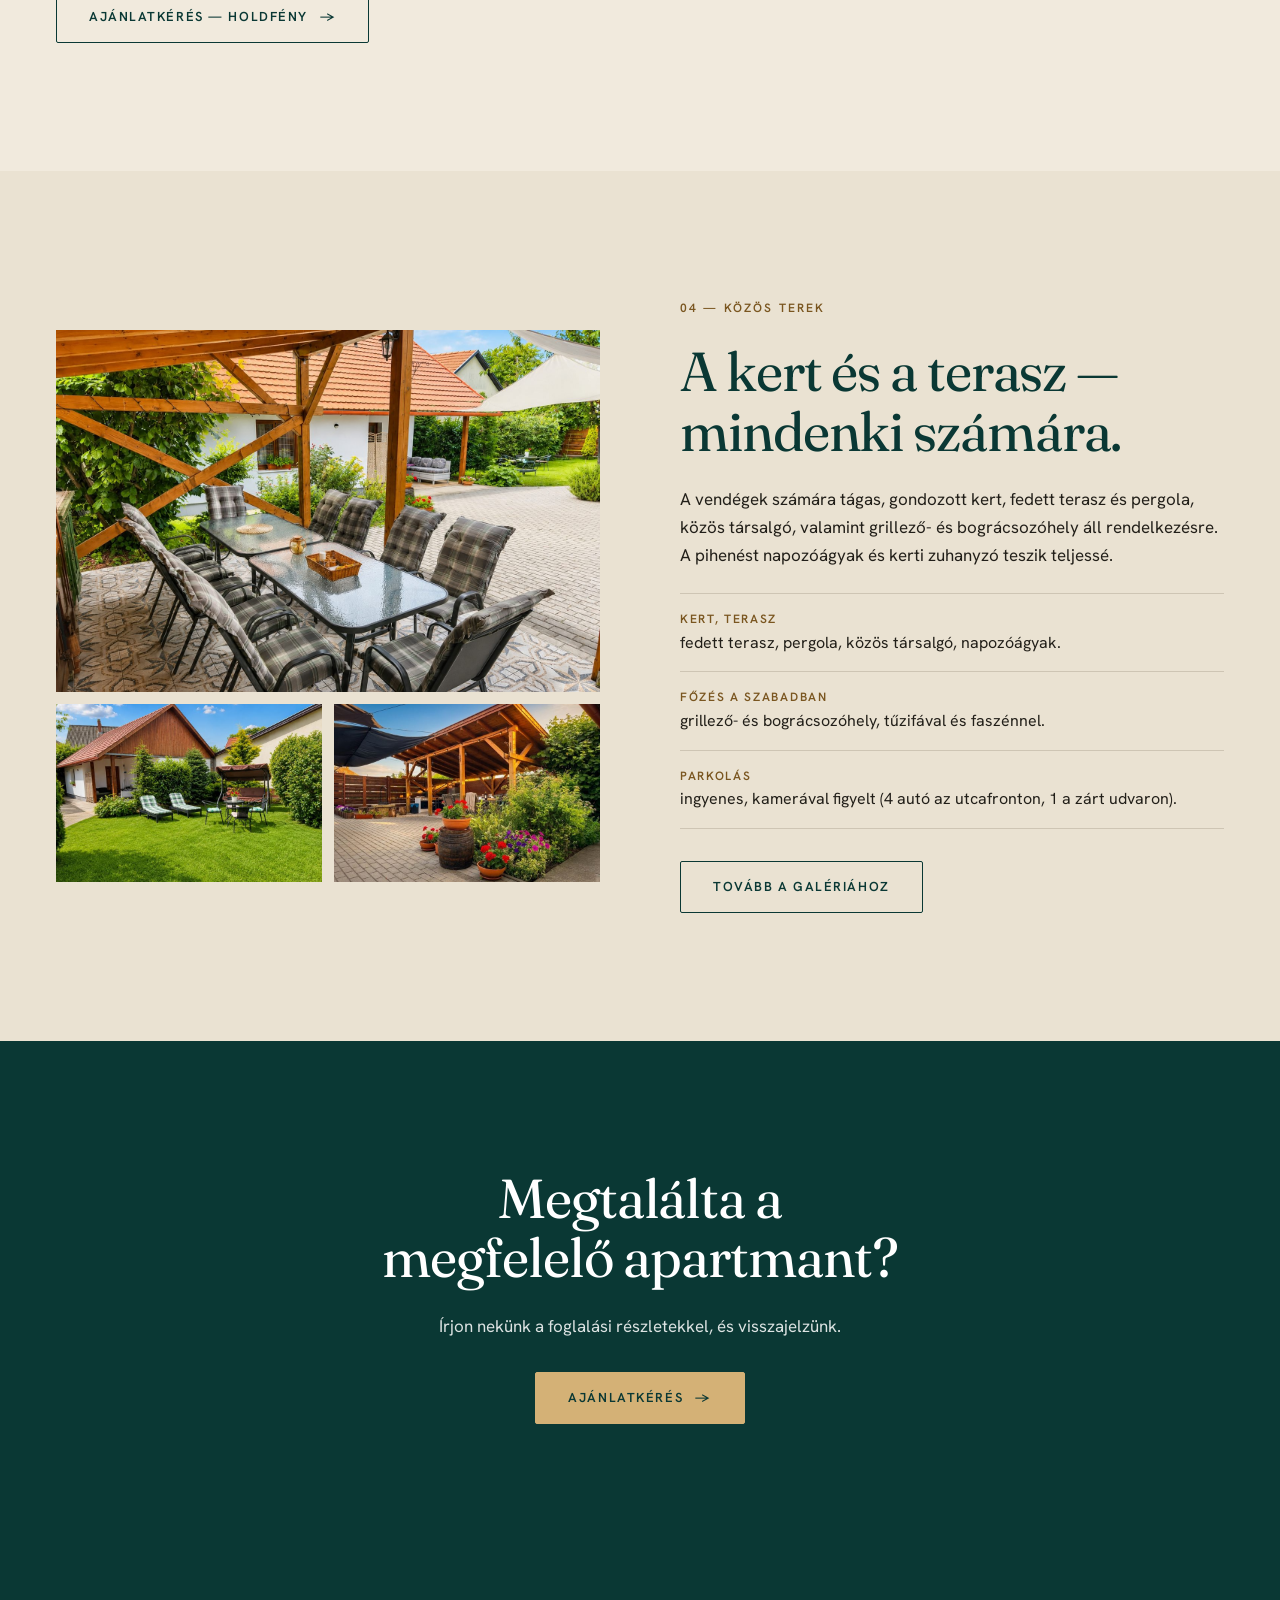
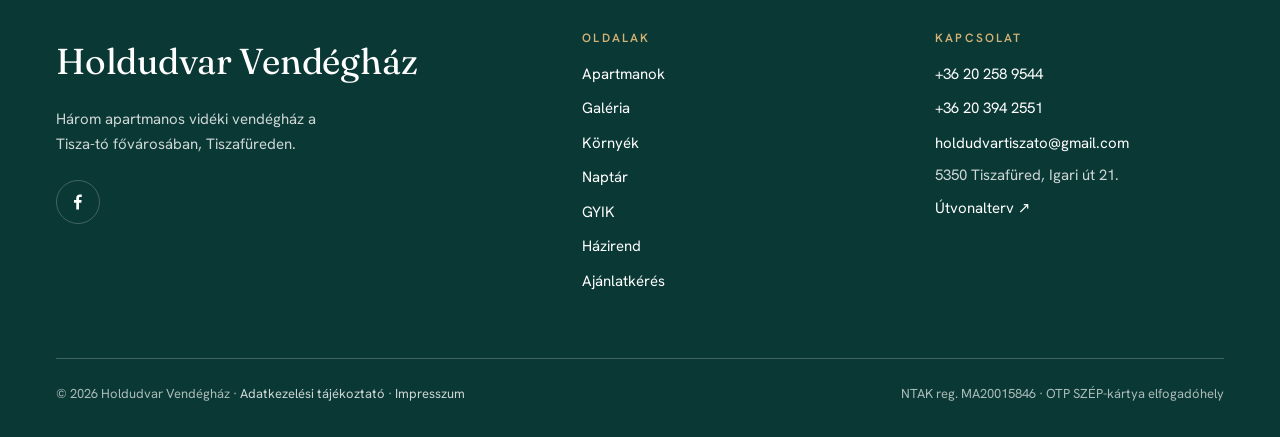
<file: apartmanok.html>
<!DOCTYPE html>
<html lang="hu" data-lang="hu">
<head>
<meta charset="UTF-8">
<meta name="robots" content="noindex, nofollow">
<meta name="viewport" content="width=device-width, initial-scale=1.0">
<script>document.documentElement.classList.add('js');try{var l=localStorage.getItem('holdudvar_lang');if(l){document.documentElement.setAttribute('data-lang',l);document.documentElement.lang=l}}catch(e){}</script>
<link rel="icon" href="assets/favicon.svg" type="image/svg+xml">
<link rel="apple-touch-icon" href="assets/apple-touch-icon.png">
<meta name="theme-color" content="#0A3834">
<title>Apartmanok — Holdudvar Vendégház</title>
<meta name="description" content="Telihold, Félhold és Holdfény — három különálló, jól felszerelt apartman Tiszafüreden, saját konyhával.">
<link rel="preconnect" href="https://fonts.googleapis.com">
<link rel="preconnect" href="https://fonts.gstatic.com" crossorigin>
<link href="https://fonts.googleapis.com/css2?family=Fraunces:opsz,wght@9..144,300..500&family=Hanken+Grotesk:wght@400;500;600&display=swap" rel="stylesheet">
<link rel="stylesheet" href="assets/styles.css">
<meta property="og:type" content="website">
<meta property="og:site_name" content="Holdudvar Vendégház">
<meta property="og:locale" content="hu_HU">
<meta property="og:locale:alternate" content="en_GB">
<meta property="og:title" content="Apartmanok — Holdudvar Vendégház">
<meta property="og:description" content="Telihold, Félhold és Holdfény — három különálló, jól felszerelt apartman Tiszafüreden, saját konyhával.">
<meta property="og:url" content="https://holdudvarvendeghaz.hu/apartmanok.html">
<meta property="og:image" content="https://holdudvarvendeghaz.hu/assets/img/og-image.jpg">
<meta property="og:image:width" content="1200">
<meta property="og:image:height" content="630">
<meta property="og:image:alt" content="Holdudvar Vendégház — udvar és gondozott kert Tiszafüreden">
<meta name="twitter:card" content="summary_large_image">
<meta name="twitter:title" content="Apartmanok — Holdudvar Vendégház">
<meta name="twitter:description" content="Telihold, Félhold és Holdfény — három különálló, jól felszerelt apartman Tiszafüreden, saját konyhával.">
<meta name="twitter:image" content="https://holdudvarvendeghaz.hu/assets/img/og-image.jpg">
<link rel="canonical" href="https://holdudvarvendeghaz.hu/apartmanok.html">
</head>
<body class="inner">
<a class="skip-link" href="#main"><span data-lang-hu>Ugrás a tartalomhoz</span><span data-lang-en>Skip to content</span></a>

<header class="nav nav--solid">
  <div class="nav__inner">
    <a class="brand" href="index.html" aria-label="Holdudvar Vendégház"><span class="brand__name">Holdudvar Vendégház</span></a>
    <nav class="nav__links" data-i18n-label="Fő navigáció|Main navigation" aria-label="Fő navigáció">
      <a class="nav__link" href="index.html"><span data-lang-hu>Kezdőlap</span><span data-lang-en>Home</span></a>
      <a class="nav__link" href="apartmanok.html" aria-current="page"><span data-lang-hu>Apartmanok</span><span data-lang-en>Apartments</span></a>
      <a class="nav__link" href="galeria.html"><span data-lang-hu>Galéria</span><span data-lang-en>Gallery</span></a>
      <a class="nav__link" href="kornyek.html"><span data-lang-hu>Környék</span><span data-lang-en>Surroundings</span></a>
      <a class="nav__link" href="naptar.html"><span data-lang-hu>Naptár</span><span data-lang-en>Calendar</span></a>
      <a class="nav__link" href="gyik.html"><span data-lang-hu>GYIK</span><span data-lang-en>FAQ</span></a>
      <a class="nav__link" href="foglalas.html"><span data-lang-hu>Kapcsolat</span><span data-lang-en>Contact</span></a>
    </nav>
    <div class="nav__right">
      <div class="lang-switch" role="group" aria-label="Nyelv / Language"><button type="button" data-lang-btn="hu" lang="hu" aria-pressed="true" aria-label="Magyar">HU</button><span aria-hidden="true">|</span><button type="button" data-lang-btn="en" lang="en" aria-pressed="false" aria-label="English">EN</button></div>
      <a class="btn btn--sm nav__cta" href="foglalas.html"><span data-lang-hu>Ajánlatkérés</span><span data-lang-en>Enquire</span></a>
      <button class="burger" type="button" data-i18n-label="Menü|Menu" aria-label="Menü" aria-expanded="false" aria-controls="mobile-menu"><span></span><span></span><span></span></button>
    </div>
  </div>
</header>

<div class="mobile-menu" id="mobile-menu" role="dialog" aria-modal="true" data-i18n-label="Menü|Menu" aria-label="Menü" aria-hidden="true">
  <div class="mobile-menu__top">
    <span class="brand__name">Holdudvar Vendégház</span>
    <button class="mobile-menu__close" type="button" data-close data-i18n-label="Menü bezárása|Close menu" aria-label="Menü bezárása"><svg viewBox="0 0 24 24" fill="none" stroke="currentColor" stroke-width="1.6" stroke-linecap="round" aria-hidden="true"><path d="M6 6l12 12M18 6 6 18"/></svg></button>
  </div>
  <nav class="mobile-menu__links" data-i18n-label="Menü|Menu" aria-label="Menü">
    <a href="index.html"><span data-lang-hu>Kezdőlap</span><span data-lang-en>Home</span></a>
    <a href="apartmanok.html" aria-current="page"><span data-lang-hu>Apartmanok</span><span data-lang-en>Apartments</span></a>
    <a href="galeria.html"><span data-lang-hu>Galéria</span><span data-lang-en>Gallery</span></a>
    <a href="kornyek.html"><span data-lang-hu>Környék</span><span data-lang-en>Surroundings</span></a>
    <a href="naptar.html"><span data-lang-hu>Naptár</span><span data-lang-en>Calendar</span></a>
    <a href="gyik.html"><span data-lang-hu>GYIK</span><span data-lang-en>FAQ</span></a>
    <a href="foglalas.html"><span data-lang-hu>Kapcsolat</span><span data-lang-en>Contact</span></a>
    <a href="hazirend.html"><span data-lang-hu>Házirend</span><span data-lang-en>House rules</span></a>
  </nav>
  <div class="mobile-menu__foot">
    <a class="btn btn--gold btn--block" href="foglalas.html"><span data-lang-hu>Ajánlatkérés</span><span data-lang-en>Request a quote</span> <span class="ar" aria-hidden="true">→</span></a>
    <p class="mobile-menu__tel"><span data-lang-hu>Telefon</span><span data-lang-en>Phone</span>: <a href="tel:+36202589544">+36 20 258 9544</a></p>
    <div class="lang-switch" role="group" aria-label="Nyelv / Language"><button type="button" data-lang-btn="hu" lang="hu" aria-pressed="true" aria-label="Magyar">HU</button><span aria-hidden="true">|</span><button type="button" data-lang-btn="en" lang="en" aria-pressed="false" aria-label="English">EN</button></div>
  </div>
</div>

<main id="main">

<header class="page-head wrap reveal in">
  <p class="eyebrow"><span data-lang-hu>Apartmanok</span><span data-lang-en>Apartments</span></p>
  <h1 class="page-title"><span data-lang-hu>Három apartman, három karakter.</span><span data-lang-en>Three apartments, three characters.</span></h1>
</header>

<!-- Quick index -->
<nav class="wrap apt-index" data-i18n-label="Ugrás apartmanra|Jump to apartment" aria-label="Ugrás apartmanra">
  <a class="apt-index__item reveal" href="#telihold"><span class="apt-index__no">01</span><span class="apt-index__name">Telihold</span><span class="apt-index__cap">2–4 <span data-lang-hu>fő</span><span data-lang-en>guests</span></span></a>
  <a class="apt-index__item reveal" data-delay="1" href="#felhold"><span class="apt-index__no">02</span><span class="apt-index__name">Félhold</span><span class="apt-index__cap">2–4 <span data-lang-hu>fő</span><span data-lang-en>guests</span></span></a>
  <a class="apt-index__item reveal" data-delay="2" href="#holdfeny"><span class="apt-index__no">03</span><span class="apt-index__name">Holdfény</span><span class="apt-index__cap">4–6 <span data-lang-hu>fő</span><span data-lang-en>guests</span></span></a>
  <a class="apt-index__item reveal" data-delay="3" href="#kozos"><span class="apt-index__no">04</span><span class="apt-index__name"><span data-lang-hu>Közös terek</span><span data-lang-en>Shared</span></span><span class="apt-index__cap"><span data-lang-hu>kert, terasz</span><span data-lang-en>garden, terrace</span></span></a>
</nav>

<!-- TELIHOLD -->
<section class="section" id="telihold">
  <div class="wrap grid-2">
    <div class="apt-detail reveal">
      <p class="eyebrow">01 — Telihold</p>
      <h2><span data-lang-hu>Önálló kisház, privát terasszal.</span><span data-lang-en>A standalone cottage, with private terrace.</span></h2>
      <p><span data-lang-hu>Önálló kisház privát bejárattal és saját terasszal, a porta csendes sarkában. Pároknak vagy maximum 4 fős családoknak ajánljuk.</span><span data-lang-en>A standalone cottage with private entrance and its own terrace, in the quiet corner of the estate. Recommended for couples or families of up to four.</span></p>
      <ul class="feature-list">
        <li><span data-lang-hu><strong>Kialakítás</strong> privát bejárat, saját terasz.</span><span data-lang-en><strong>Layout</strong> private entrance, own terrace.</span></li>
        <li><span data-lang-hu><strong>Felszereltség</strong> légkondicionáló, TV, zuhanyzós fürdőszoba.</span><span data-lang-en><strong>Amenities</strong> air conditioning, TV, shower bathroom.</span></li>
        <li><span data-lang-hu><strong>Alvás</strong> franciaágy és kihúzható ülőgarnitúra.</span><span data-lang-en><strong>Sleeping</strong> double bed and a pull-out sofa.</span></li>
        <li><span data-lang-hu><strong>Konyha</strong> teljesen felszerelt: főzőlap, mikrohullámú sütő, kávéfőző, vízforraló, kenyérpirító, konyhai eszközök.</span><span data-lang-en><strong>Kitchen</strong> fully equipped: hob, microwave, coffee maker, kettle, toaster, kitchen utensils.</span></li>
      </ul>
      <a class="btn btn--ghost" href="foglalas.html" style="margin-top:var(--s-6)"><span data-lang-hu>Ajánlatkérés — Telihold</span><span data-lang-en>Enquire — Telihold</span> <span class="ar" aria-hidden="true">→</span></a>
    </div>
    <div class="apt-media reveal" data-delay="1">
      <div class="ph ph--photo" data-label="TELIHOLD · nappali, étkező" style="aspect-ratio:3/2"><img src="assets/img/telihold-nappali.jpg" width="1800" height="1200" alt="Telihold apartman – nappali, étkező" loading="lazy" decoding="async"></div>
      <div class="apt-media__row">
        <div class="ph ph--photo" data-label="kisház kívülről" style="aspect-ratio:3/2"><img src="assets/img/800/telihold-terasz.jpg" srcset="assets/img/800/telihold-terasz.jpg 800w, assets/img/telihold-terasz.jpg 1600w" sizes="(min-width: 900px) 300px, 50vw" width="1600" height="1067" alt="Telihold apartman – az önálló kisház kívülről, saját terasszal" loading="lazy" decoding="async"></div>
        <div class="ph ph--photo" data-label="hálótér" style="aspect-ratio:3/2"><img src="assets/img/800/telihold-halo.jpg" srcset="assets/img/800/telihold-halo.jpg 800w, assets/img/telihold-halo.jpg 1800w" sizes="(min-width: 900px) 300px, 50vw" width="1800" height="1200" alt="Telihold apartman – hálótér" loading="lazy" decoding="async"></div>
      </div>
    </div>
  </div>
</section>

<!-- FELHOLD -->
<section class="section section--white" id="felhold">
  <div class="wrap grid-2">
    <div class="apt-media reveal">
      <div class="ph ph--photo" data-label="FÉLHOLD · főépületi apartman, nappali" style="aspect-ratio:3/2"><img src="assets/img/felhold-nappali.jpg" width="1800" height="1200" alt="Félhold apartman – főépületi lakrész, nappali" loading="lazy" decoding="async"></div>
      <div class="apt-media__row">
        <div class="ph ph--photo" data-label="háló" style="aspect-ratio:3/2"><img src="assets/img/800/felhold-halo.jpg" srcset="assets/img/800/felhold-halo.jpg 800w, assets/img/felhold-halo.jpg 1800w" sizes="(min-width: 900px) 300px, 50vw" width="1800" height="1200" alt="Félhold apartman – hálószoba" loading="lazy" decoding="async"></div>
        <div class="ph ph--photo" data-label="konyha, étkező" style="aspect-ratio:3/2"><img src="assets/img/800/felhold-etkezo.jpg" srcset="assets/img/800/felhold-etkezo.jpg 800w, assets/img/felhold-etkezo.jpg 1800w" sizes="(min-width: 900px) 300px, 50vw" width="1800" height="1200" alt="Félhold apartman – konyha és étkező" loading="lazy" decoding="async"></div>
      </div>
    </div>
    <div class="apt-detail reveal" data-delay="1">
      <p class="eyebrow">02 — Félhold</p>
      <h2><span data-lang-hu>Önálló apartman a főépületben.</span><span data-lang-en>A self-contained apartment in the main house.</span></h2>
      <p><span data-lang-hu>A főépületben található, teljesen önálló apartman saját teraszrésszel. Pároknak és 4 fős családoknak ajánljuk.</span><span data-lang-en>A fully self-contained apartment in the main building, with its own terrace area. Recommended for couples and families of four.</span></p>
      <ul class="feature-list">
        <li><span data-lang-hu><strong>Kialakítás</strong> teljesen önálló, saját teraszrész.</span><span data-lang-en><strong>Layout</strong> fully self-contained, own terrace area.</span></li>
        <li><span data-lang-hu><strong>Felszereltség</strong> légkondicionáló, TV, zuhanyzós fürdőszoba.</span><span data-lang-en><strong>Amenities</strong> air conditioning, TV, shower bathroom.</span></li>
        <li><span data-lang-hu><strong>Alvás</strong> franciaágy és 2 db különálló heverő.</span><span data-lang-en><strong>Sleeping</strong> double bed and two separate single beds.</span></li>
        <li><span data-lang-hu><strong>Konyha</strong> teljesen felszerelt: főzőlap, mikrohullámú sütő, kávéfőző, vízforraló, kenyérpirító, konyhai eszközök.</span><span data-lang-en><strong>Kitchen</strong> fully equipped: hob, microwave, coffee maker, kettle, toaster, kitchen utensils.</span></li>
      </ul>
      <a class="btn btn--ghost" href="foglalas.html" style="margin-top:var(--s-6)"><span data-lang-hu>Ajánlatkérés — Félhold</span><span data-lang-en>Enquire — Félhold</span> <span class="ar" aria-hidden="true">→</span></a>
    </div>
  </div>
</section>

<!-- HOLDFENY -->
<section class="section" id="holdfeny">
  <div class="wrap grid-2">
    <div class="apt-detail reveal">
      <p class="eyebrow">03 — Holdfény</p>
      <h2><span data-lang-hu>Két hálószoba, tágas nappali.</span><span data-lang-en>Two bedrooms, a spacious living room.</span></h2>
      <p><span data-lang-hu>Két külön hálószoba és egy tágas, otthonos nappali. Családoknak és nagyobb baráti társaságoknak, 4–6 fő részére.</span><span data-lang-en>Two separate bedrooms and a spacious, homely living room. For families and larger groups of friends, for four to six guests.</span></p>
      <ul class="feature-list">
        <li><span data-lang-hu><strong>Kialakítás</strong> két külön háló, tágas nappali.</span><span data-lang-en><strong>Layout</strong> two separate bedrooms, a spacious living room.</span></li>
        <li><span data-lang-hu><strong>Felszereltség</strong> légkondicionáló, TV, zuhanyzós fürdőszoba.</span><span data-lang-en><strong>Amenities</strong> air conditioning, TV, shower bathroom.</span></li>
        <li><span data-lang-hu><strong>Konyha</strong> saját, jól felszerelt: főzőlap, mikrohullámú sütő, kávéfőző, vízforraló, kenyérpirító, konyhai eszközök.</span><span data-lang-en><strong>Kitchen</strong> own, well-equipped: hob, microwave, coffee maker, kettle, toaster, kitchen utensils.</span></li>
        <li><span data-lang-hu><strong>Kapacitás</strong> 4–6 fő.</span><span data-lang-en><strong>Capacity</strong> 4–6 guests.</span></li>
      </ul>
      <a class="btn btn--ghost" href="foglalas.html" style="margin-top:var(--s-6)"><span data-lang-hu>Ajánlatkérés — Holdfény</span><span data-lang-en>Enquire — Holdfény</span> <span class="ar" aria-hidden="true">→</span></a>
    </div>
    <div class="apt-media reveal" data-delay="1">
      <div class="ph ph--photo" data-label="HOLDFÉNY · tágas nappali" style="aspect-ratio:3/2"><img src="assets/img/holdfeny-nappali.jpg" width="1600" height="1067" alt="Holdfény apartman – tágas nappali" loading="lazy" decoding="async"></div>
      <div class="apt-media__row">
        <div class="ph ph--photo" data-label="háló 1" style="aspect-ratio:3/2"><img src="assets/img/800/holdfeny-halo1.jpg" srcset="assets/img/800/holdfeny-halo1.jpg 800w, assets/img/holdfeny-halo1.jpg 1600w" sizes="(min-width: 900px) 300px, 50vw" width="1600" height="1067" alt="Holdfény apartman – első hálószoba" loading="lazy" decoding="async"></div>
        <div class="ph ph--photo" data-label="háló 2" style="aspect-ratio:3/2"><img src="assets/img/800/holdfeny-halo2.jpg" srcset="assets/img/800/holdfeny-halo2.jpg 800w, assets/img/holdfeny-halo2.jpg 1600w" sizes="(min-width: 900px) 300px, 50vw" width="1600" height="1067" alt="Holdfény apartman – második hálószoba" loading="lazy" decoding="async"></div>
      </div>
    </div>
  </div>
</section>

<!-- KÖZÖS TEREK -->
<section class="section section--white" id="kozos">
  <div class="wrap grid-2">
    <div class="apt-media reveal">
      <div class="ph ph--photo" data-label="fedett étkezőterasz" style="aspect-ratio:3/2"><img src="assets/img/terasz-etkezo.jpg" width="1448" height="1086" alt="Fedett étkezőterasz a kertben" loading="lazy" decoding="async"></div>
      <div class="apt-media__row">
        <div class="ph ph--photo" data-label="kert" style="aspect-ratio:3/2"><img src="assets/img/800/kert-napozo.jpg" srcset="assets/img/800/kert-napozo.jpg 800w, assets/img/kert-napozo.jpg 1448w" sizes="(min-width: 900px) 300px, 50vw" width="1448" height="1086" alt="A vendégház gondozott kertje napozóágyakkal" loading="lazy" decoding="async"></div>
        <div class="ph ph--photo" data-label="grillterasz, este" style="aspect-ratio:3/2"><img src="assets/img/800/terasz-este.jpg" srcset="assets/img/800/terasz-este.jpg 800w, assets/img/terasz-este.jpg 1195w" sizes="(min-width: 900px) 300px, 50vw" width="1195" height="896" alt="Grillterasz és bográcsozóhely esti fényben" loading="lazy" decoding="async"></div>
      </div>
    </div>
    <div class="apt-detail reveal" data-delay="1">
      <p class="eyebrow">04 — <span data-lang-hu>Közös terek</span><span data-lang-en>Shared spaces</span></p>
      <h2><span data-lang-hu>A kert és a terasz — mindenki számára.</span><span data-lang-en>The garden and terrace — for everyone.</span></h2>
      <p><span data-lang-hu>A vendégek számára tágas, gondozott kert, fedett terasz és pergola, közös társalgó, valamint grillező- és bográcsozóhely áll rendelkezésre. A pihenést napozóágyak és kerti zuhanyzó teszik teljessé.</span><span data-lang-en>Guests share a spacious, tended garden, a covered terrace and pergola, a common lounge, and a grill and cauldron-cooking area. Sun loungers and a garden shower complete the rest.</span></p>
      <ul class="feature-list">
        <li><span data-lang-hu><strong>Kert, terasz</strong> fedett terasz, pergola, közös társalgó, napozóágyak.</span><span data-lang-en><strong>Garden, terrace</strong> covered terrace, pergola, shared lounge, sun loungers.</span></li>
        <li><span data-lang-hu><strong>Főzés a szabadban</strong> grillező- és bográcsozóhely, tűzifával és faszénnel.</span><span data-lang-en><strong>Outdoor cooking</strong> grill and cauldron spots, with firewood and charcoal.</span></li>
        <li><span data-lang-hu><strong>Parkolás</strong> ingyenes, kamerával figyelt (4 autó az utcafronton, 1 a zárt udvaron).</span><span data-lang-en><strong>Parking</strong> free and camera-monitored (4 cars at the front, 1 in the closed yard).</span></li>
      </ul>
      <a class="btn btn--ghost" href="galeria.html" style="margin-top:var(--s-6)"><span data-lang-hu>Tovább a galériához</span><span data-lang-en>See the gallery</span></a>
    </div>
  </div>
</section>


<section class="cta-band">
  <div class="wrap center reveal">
    <h2><span data-lang-hu>Megtalálta a megfelelő apartmant?</span><span data-lang-en>Found the right apartment?</span></h2>
    <p><span data-lang-hu>Írjon nekünk a foglalási részletekkel, és visszajelzünk.</span><span data-lang-en>Send us your booking details and we'll get back to you.</span></p>
    <a class="btn btn--gold" href="foglalas.html"><span data-lang-hu>Ajánlatkérés</span><span data-lang-en>Enquire</span> <span class="ar" aria-hidden="true">→</span></a>
  </div>
</section>

</main>

<footer class="footer">
  <div class="wrap">
    <div class="footer__grid">
      <div class="footer__brand">
        <span class="brand__name">Holdudvar Vendégház</span>
        <p><span data-lang-hu>Három apartmanos vidéki vendégház a Tisza-tó fővárosában, Tiszafüreden.</span><span data-lang-en>A three-apartment countryside guesthouse in Tiszafüred, the capital of Lake Tisza.</span></p>
        <a class="footer-social" href="https://www.facebook.com/holdudvarvendeghaz" target="_blank" rel="noopener noreferrer" data-i18n-label="Holdudvar a Facebookon|Holdudvar on Facebook" aria-label="Holdudvar a Facebookon"><svg viewBox="0 0 24 24" fill="currentColor" aria-hidden="true"><path d="M15.12 5.32H17V2.14A26.11 26.11 0 0 0 14.26 2c-2.72 0-4.58 1.66-4.58 4.7v2.6H6.61v3.56h3.07V22h3.68v-9.14h3.06l.46-3.56h-3.52V7c0-1.03.28-1.73 1.76-1.73z"/></svg></a>
      </div>
      <div class="footer__col">
        <h2 class="footer__h"><span data-lang-hu>Oldalak</span><span data-lang-en>Pages</span></h2>
        <ul>
          <li><a href="apartmanok.html"><span data-lang-hu>Apartmanok</span><span data-lang-en>Apartments</span></a></li>
          <li><a href="galeria.html"><span data-lang-hu>Galéria</span><span data-lang-en>Gallery</span></a></li>
          <li><a href="kornyek.html"><span data-lang-hu>Környék</span><span data-lang-en>Surroundings</span></a></li>
          <li><a href="naptar.html"><span data-lang-hu>Naptár</span><span data-lang-en>Calendar</span></a></li>
          <li><a href="gyik.html"><span data-lang-hu>GYIK</span><span data-lang-en>FAQ</span></a></li>
          <li><a href="hazirend.html"><span data-lang-hu>Házirend</span><span data-lang-en>House rules</span></a></li>
          <li><a href="foglalas.html"><span data-lang-hu>Ajánlatkérés</span><span data-lang-en>Enquiry</span></a></li>
        </ul>
      </div>
      <div class="footer__col">
        <h2 class="footer__h"><span data-lang-hu>Kapcsolat</span><span data-lang-en>Contact</span></h2>
        <ul>
          <li><a href="tel:+36202589544">+36 20 258 9544</a></li>
          <li><a href="tel:+36203942551">+36 20 394 2551</a></li>
          <li><a href="mailto:holdudvartiszato@gmail.com">holdudvartiszato@gmail.com</a></li>
          <li>5350 Tiszafüred, Igari út 21.</li>
          <li><a href="https://www.google.com/maps/search/?api=1&amp;query=Tiszaf%C3%BCred%20Igari%20%C3%BAt%2021" target="_blank" rel="noopener noreferrer"><span data-lang-hu>Útvonalterv</span><span data-lang-en>Directions</span> ↗</a></li>
        </ul>
      </div>
    </div>
    <div class="footer__bottom">
      <span>© 2026 Holdudvar Vendégház · <a href="adatkezeles.html"><span data-lang-hu>Adatkezelési tájékoztató</span><span data-lang-en>Privacy notice</span></a> · <a href="impresszum.html"><span data-lang-hu>Impresszum</span><span data-lang-en>Imprint</span></a></span>
      <span>NTAK reg. MA20015846 · <span data-lang-hu>OTP SZÉP-kártya elfogadóhely</span><span data-lang-en>OTP SZÉP card accepted</span></span>
    </div>
  </div>
</footer>

<script src="assets/site.js"></script>
</body>
</html>
</file>
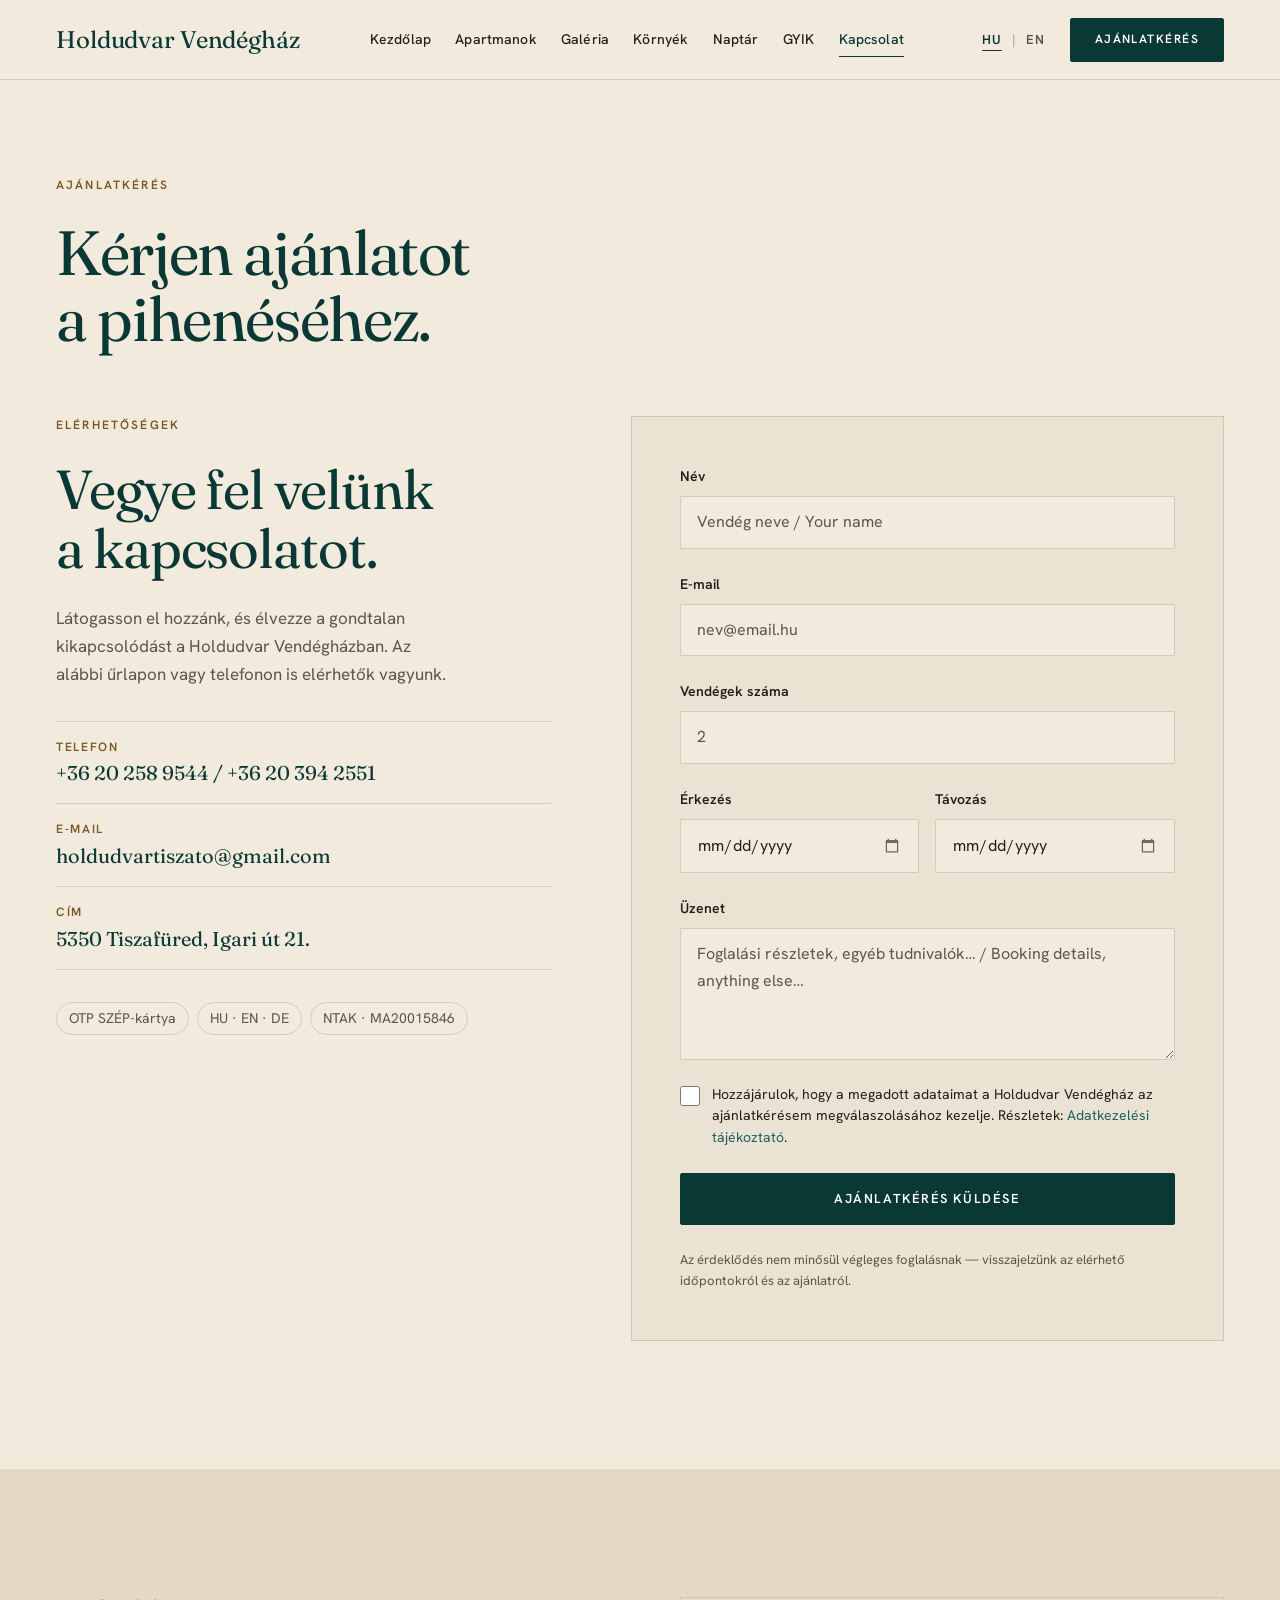
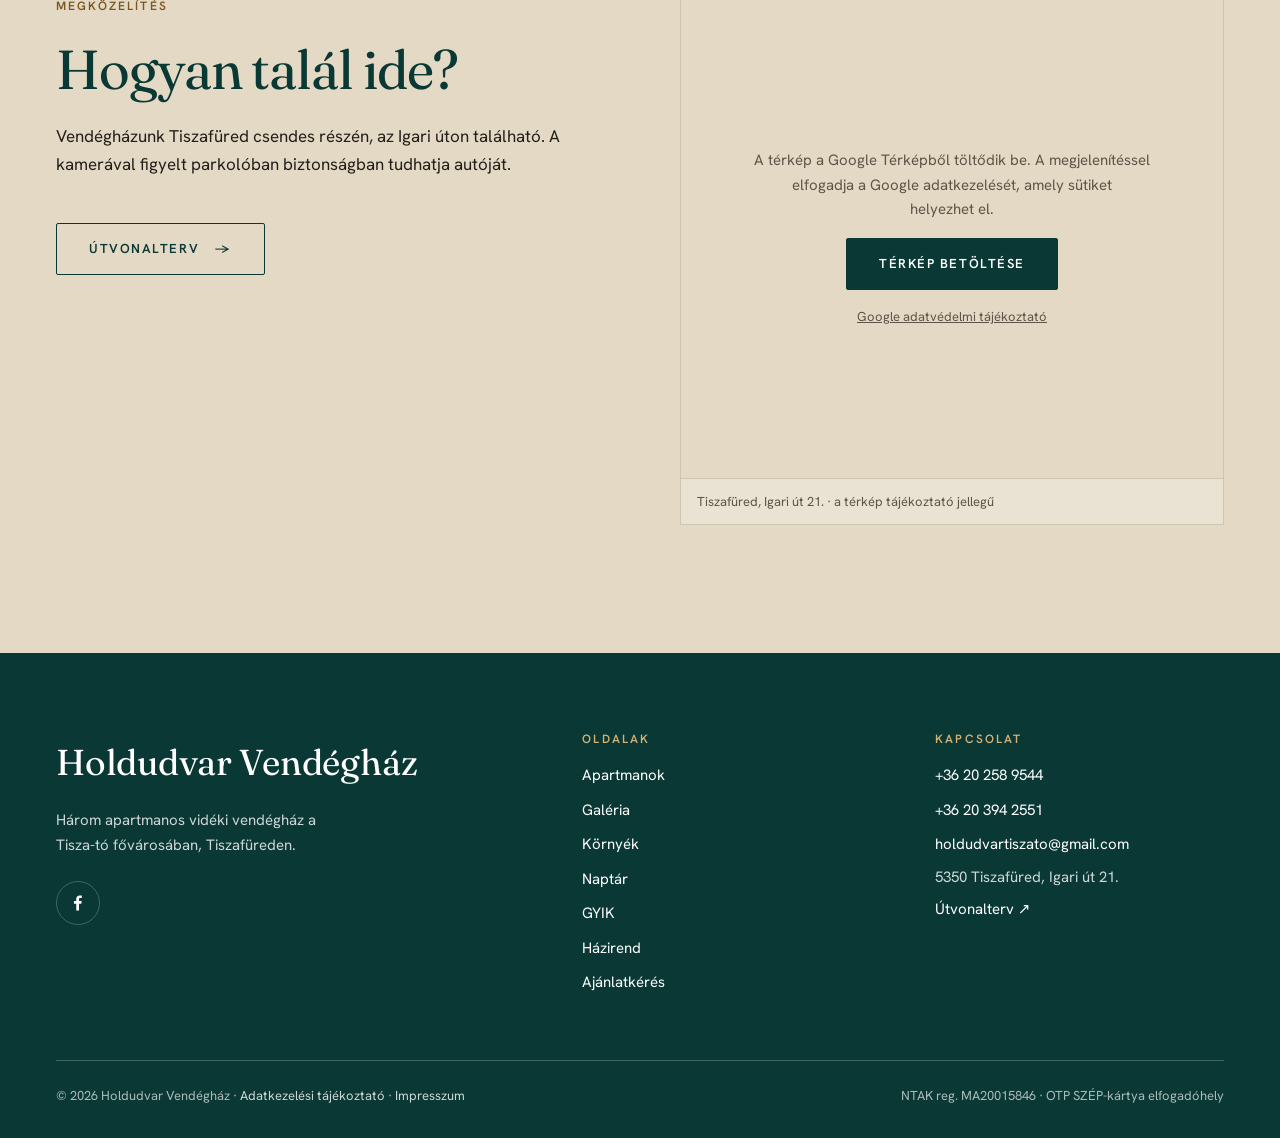
<file: foglalas.html>
<!DOCTYPE html>
<html lang="hu" data-lang="hu">
<head>
<meta charset="UTF-8">
<meta name="robots" content="noindex, nofollow">
<meta name="viewport" content="width=device-width, initial-scale=1.0">
<script>document.documentElement.classList.add('js');try{var l=localStorage.getItem('holdudvar_lang');if(l){document.documentElement.setAttribute('data-lang',l);document.documentElement.lang=l}}catch(e){}</script>
<link rel="icon" href="assets/favicon.svg" type="image/svg+xml">
<link rel="apple-touch-icon" href="assets/apple-touch-icon.png">
<meta name="theme-color" content="#0A3834">
<title>Ajánlatkérés, kapcsolat — Holdudvar Vendégház</title>
<meta name="description" content="Kérjen ajánlatot a Holdudvar Vendégházban, Tiszafüreden. Elérhetőségek, kapcsolatfelvételi űrlap és megközelítés térképpel.">
<link rel="preconnect" href="https://fonts.googleapis.com">
<link rel="preconnect" href="https://fonts.gstatic.com" crossorigin>
<link href="https://fonts.googleapis.com/css2?family=Fraunces:opsz,wght@9..144,300..500&family=Hanken+Grotesk:wght@400;500;600&display=swap" rel="stylesheet">
<link rel="stylesheet" href="assets/styles.css">
<meta property="og:type" content="website">
<meta property="og:site_name" content="Holdudvar Vendégház">
<meta property="og:locale" content="hu_HU">
<meta property="og:locale:alternate" content="en_GB">
<meta property="og:title" content="Ajánlatkérés, kapcsolat — Holdudvar Vendégház">
<meta property="og:description" content="Kérjen ajánlatot a Holdudvar Vendégházban, Tiszafüreden. Elérhetőségek, kapcsolatfelvételi űrlap és megközelítés térképpel.">
<meta property="og:url" content="https://holdudvarvendeghaz.hu/foglalas.html">
<meta property="og:image" content="https://holdudvarvendeghaz.hu/assets/img/og-image.jpg">
<meta property="og:image:width" content="1200">
<meta property="og:image:height" content="630">
<meta property="og:image:alt" content="Holdudvar Vendégház — udvar és gondozott kert Tiszafüreden">
<meta name="twitter:card" content="summary_large_image">
<meta name="twitter:title" content="Ajánlatkérés, kapcsolat — Holdudvar Vendégház">
<meta name="twitter:description" content="Kérjen ajánlatot a Holdudvar Vendégházban, Tiszafüreden. Elérhetőségek, kapcsolatfelvételi űrlap és megközelítés térképpel.">
<meta name="twitter:image" content="https://holdudvarvendeghaz.hu/assets/img/og-image.jpg">
<link rel="canonical" href="https://holdudvarvendeghaz.hu/foglalas.html">
</head>
<body class="inner">
<a class="skip-link" href="#main"><span data-lang-hu>Ugrás a tartalomhoz</span><span data-lang-en>Skip to content</span></a>

<header class="nav nav--solid">
  <div class="nav__inner">
    <a class="brand" href="index.html" aria-label="Holdudvar Vendégház"><span class="brand__name">Holdudvar Vendégház</span></a>
    <nav class="nav__links" data-i18n-label="Fő navigáció|Main navigation" aria-label="Fő navigáció">
      <a class="nav__link" href="index.html"><span data-lang-hu>Kezdőlap</span><span data-lang-en>Home</span></a>
      <a class="nav__link" href="apartmanok.html"><span data-lang-hu>Apartmanok</span><span data-lang-en>Apartments</span></a>
      <a class="nav__link" href="galeria.html"><span data-lang-hu>Galéria</span><span data-lang-en>Gallery</span></a>
      <a class="nav__link" href="kornyek.html"><span data-lang-hu>Környék</span><span data-lang-en>Surroundings</span></a>
      <a class="nav__link" href="naptar.html"><span data-lang-hu>Naptár</span><span data-lang-en>Calendar</span></a>
      <a class="nav__link" href="gyik.html"><span data-lang-hu>GYIK</span><span data-lang-en>FAQ</span></a>
      <a class="nav__link" href="foglalas.html" aria-current="page"><span data-lang-hu>Kapcsolat</span><span data-lang-en>Contact</span></a>
    </nav>
    <div class="nav__right">
      <div class="lang-switch" role="group" aria-label="Nyelv / Language"><button type="button" data-lang-btn="hu" lang="hu" aria-pressed="true" aria-label="Magyar">HU</button><span aria-hidden="true">|</span><button type="button" data-lang-btn="en" lang="en" aria-pressed="false" aria-label="English">EN</button></div>
      <a class="btn btn--sm nav__cta" href="foglalas.html"><span data-lang-hu>Ajánlatkérés</span><span data-lang-en>Enquire</span></a>
      <button class="burger" type="button" data-i18n-label="Menü|Menu" aria-label="Menü" aria-expanded="false" aria-controls="mobile-menu"><span></span><span></span><span></span></button>
    </div>
  </div>
</header>

<div class="mobile-menu" id="mobile-menu" role="dialog" aria-modal="true" data-i18n-label="Menü|Menu" aria-label="Menü" aria-hidden="true">
  <div class="mobile-menu__top">
    <span class="brand__name">Holdudvar Vendégház</span>
    <button class="mobile-menu__close" type="button" data-close data-i18n-label="Menü bezárása|Close menu" aria-label="Menü bezárása"><svg viewBox="0 0 24 24" fill="none" stroke="currentColor" stroke-width="1.6" stroke-linecap="round" aria-hidden="true"><path d="M6 6l12 12M18 6 6 18"/></svg></button>
  </div>
  <nav class="mobile-menu__links" data-i18n-label="Menü|Menu" aria-label="Menü">
    <a href="index.html"><span data-lang-hu>Kezdőlap</span><span data-lang-en>Home</span></a>
    <a href="apartmanok.html"><span data-lang-hu>Apartmanok</span><span data-lang-en>Apartments</span></a>
    <a href="galeria.html"><span data-lang-hu>Galéria</span><span data-lang-en>Gallery</span></a>
    <a href="kornyek.html"><span data-lang-hu>Környék</span><span data-lang-en>Surroundings</span></a>
    <a href="naptar.html"><span data-lang-hu>Naptár</span><span data-lang-en>Calendar</span></a>
    <a href="gyik.html"><span data-lang-hu>GYIK</span><span data-lang-en>FAQ</span></a>
    <a href="foglalas.html" aria-current="page"><span data-lang-hu>Kapcsolat</span><span data-lang-en>Contact</span></a>
    <a href="hazirend.html"><span data-lang-hu>Házirend</span><span data-lang-en>House rules</span></a>
  </nav>
  <div class="mobile-menu__foot">
    <a class="btn btn--gold btn--block" href="foglalas.html"><span data-lang-hu>Ajánlatkérés</span><span data-lang-en>Request a quote</span> <span class="ar" aria-hidden="true">→</span></a>
    <p class="mobile-menu__tel"><span data-lang-hu>Telefon</span><span data-lang-en>Phone</span>: <a href="tel:+36202589544">+36 20 258 9544</a></p>
    <div class="lang-switch" role="group" aria-label="Nyelv / Language"><button type="button" data-lang-btn="hu" lang="hu" aria-pressed="true" aria-label="Magyar">HU</button><span aria-hidden="true">|</span><button type="button" data-lang-btn="en" lang="en" aria-pressed="false" aria-label="English">EN</button></div>
  </div>
</div>

<main id="main">

<header class="page-head wrap reveal in">
  <p class="eyebrow"><span data-lang-hu>Ajánlatkérés</span><span data-lang-en>Enquiry</span></p>
  <h1 class="page-title"><span data-lang-hu>Kérjen ajánlatot a pihenéséhez.</span><span data-lang-en>Request a quote for your stay.</span></h1>
</header>

<section class="section">
  <div class="wrap booking-grid">
    <!-- Contact column -->
    <div class="reveal">
      <p class="eyebrow"><span data-lang-hu>Elérhetőségek</span><span data-lang-en>Contact details</span></p>
      <h2 style="margin-bottom:26px"><span data-lang-hu>Vegye fel velünk a kapcsolatot.</span><span data-lang-en>Get in touch with us.</span></h2>
      <p class="muted" style="max-width:40ch"><span data-lang-hu>Látogasson el hozzánk, és élvezze a gondtalan kikapcsolódást a Holdudvar Vendégházban. Az alábbi űrlapon vagy telefonon is elérhetők vagyunk.</span><span data-lang-en>Come and enjoy a carefree escape at Holdudvar. Reach us by the form below or by phone.</span></p>

      <a class="btn call-cta" href="tel:+36202589544" style="margin-top:26px">
        <svg viewBox="0 0 24 24" width="17" height="17" fill="none" stroke="currentColor" stroke-width="2" stroke-linecap="round" stroke-linejoin="round" aria-hidden="true"><path d="M22 16.92v3a2 2 0 0 1-2.18 2 19.79 19.79 0 0 1-8.63-3.07 19.5 19.5 0 0 1-6-6 19.79 19.79 0 0 1-3.07-8.67A2 2 0 0 1 4.11 2h3a2 2 0 0 1 2 1.72c.13.98.36 1.94.7 2.86a2 2 0 0 1-.45 2.11L8.09 9.91a16 16 0 0 0 6 6l1.22-1.22a2 2 0 0 1 2.11-.45c.92.34 1.88.57 2.86.7A2 2 0 0 1 22 16.92z"/></svg>
        <span data-lang-hu>Hívás most</span><span data-lang-en>Call now</span>
      </a>

      <div class="contact-list">
        <div class="contact-item">
          <span class="contact-item__k"><span data-lang-hu>Telefon</span><span data-lang-en>Phone</span></span>
          <span class="contact-item__v"><a href="tel:+36202589544">+36 20 258 9544</a> / <a href="tel:+36203942551">+36 20 394 2551</a></span>
        </div>
        <a class="contact-item" href="mailto:holdudvartiszato@gmail.com">
          <span class="contact-item__k">E-mail</span>
          <span class="contact-item__v">holdudvartiszato@gmail.com</span>
        </a>
        <div class="contact-item">
          <span class="contact-item__k"><span data-lang-hu>Cím</span><span data-lang-en>Address</span></span>
          <span class="contact-item__v">5350 Tiszafüred, Igari út 21.</span>
        </div>
      </div>

      <div class="badge-row">
        <span class="badge"><span data-lang-hu>OTP SZÉP-kártya</span><span data-lang-en>OTP SZÉP card</span></span>
        <span class="badge">HU · EN · DE</span>
        <span class="badge">NTAK · MA20015846</span>
      </div>
    </div>

    <!-- Form column -->
    <div class="reveal" data-delay="1">
      <form class="booking-form" data-booking-form>
        <div class="form-field">
          <label for="name"><span data-lang-hu>Név</span><span data-lang-en>Name</span></label>
          <input id="name" name="name" type="text" required autocomplete="name" placeholder="Vendég neve / Your name">
        </div>
        <div class="form-field">
          <label for="email">E-mail</label>
          <input id="email" name="email" type="email" required autocomplete="email" inputmode="email" placeholder="nev@email.hu">
        </div>
        <div class="form-field">
          <label for="guests"><span data-lang-hu>Vendégek száma</span><span data-lang-en>Number of guests</span></label>
          <input id="guests" name="guests" type="number" min="1" max="14" inputmode="numeric" placeholder="2">
        </div>
        <div class="form-row">
          <div class="form-field">
            <label for="from"><span data-lang-hu>Érkezés</span><span data-lang-en>Arrival</span></label>
            <input id="from" name="from" type="date">
          </div>
          <div class="form-field">
            <label for="to"><span data-lang-hu>Távozás</span><span data-lang-en>Departure</span></label>
            <input id="to" name="to" type="date">
          </div>
        </div>
        <div class="form-field">
          <label for="msg"><span data-lang-hu>Üzenet</span><span data-lang-en>Message</span></label>
          <textarea id="msg" name="message" rows="4" placeholder="Foglalási részletek, egyéb tudnivalók… / Booking details, anything else…"></textarea>
        </div>
        <!-- honeypot a spam ellen (rejtett mező, ember nem tölti ki) -->
        <input type="checkbox" name="botcheck" tabindex="-1" autocomplete="off" aria-hidden="true" style="position:absolute; left:-9999px">
        <div class="form-consent">
          <input id="consent" name="consent" type="checkbox" required>
          <label for="consent">
            <span data-lang-hu>Hozzájárulok, hogy a megadott adataimat a Holdudvar Vendégház az ajánlatkérésem megválaszolásához kezelje. Részletek: <a href="adatkezeles.html">Adatkezelési tájékoztató</a>.</span>
            <span data-lang-en>I consent to Holdudvar Vendégház processing my data to answer this enquiry. Details: <a href="adatkezeles.html">Privacy notice</a>.</span>
          </label>
        </div>
        <button class="btn" type="submit" style="width:100%; justify-content:center"><span data-lang-hu>Ajánlatkérés küldése</span><span data-lang-en>Send enquiry</span></button>
        <p class="form-ok" data-form-ok>
          <span data-lang-hu>Köszönjük! Ajánlatkérését megkaptuk — hamarosan visszajelzünk a megadott elérhetőségen.</span>
          <span data-lang-en>Thank you! We've received your request — we'll get back to you shortly.</span>
        </p>
        <p class="form-ok" data-form-mail>
          <span data-lang-hu>Megnyitottuk a levelezőjét az előre kitöltött üzenettel — kérjük, küldje el az e-mailt a foglaláshoz.</span>
          <span data-lang-en>We've opened your email app with the message prefilled — please send it to complete your request.</span>
        </p>
        <p class="form-ok" data-form-err style="background:var(--alert-deep)">
          <span data-lang-hu>Nem sikerült elküldeni. Kérjük, írjon közvetlenül: <a href="mailto:holdudvartiszato@gmail.com" style="color:#fff; text-decoration:underline">holdudvartiszato@gmail.com</a></span>
          <span data-lang-en>Sending failed. Please email us directly: <a href="mailto:holdudvartiszato@gmail.com" style="color:#fff; text-decoration:underline">holdudvartiszato@gmail.com</a></span>
        </p>
        <p class="form-fineprint"><span data-lang-hu>Az érdeklődés nem minősül végleges foglalásnak — visszajelzünk az elérhető időpontokról és az ajánlatról.</span><span data-lang-en>An enquiry is not a confirmed booking — we'll get back to you about availability and the offer.</span></p>
      </form>
    </div>
  </div>
</section>

<!-- MAP / GETTING HERE -->
<section class="section section--pale">
  <div class="wrap grid-2" style="align-items:start">
    <div class="reveal">
      <p class="eyebrow"><span data-lang-hu>Megközelítés</span><span data-lang-en>Getting here</span></p>
      <h2><span data-lang-hu>Hogyan talál ide?</span><span data-lang-en>How to find us.</span></h2>
      <p style="margin-top:22px"><span data-lang-hu>Vendégházunk Tiszafüred csendes részén, az Igari úton található. A kamerával figyelt parkolóban biztonságban tudhatja autóját.</span><span data-lang-en>Our guesthouse sits on a quiet part of Tiszafüred, on Igari út. Your car is safe in the camera-monitored car park.</span></p>
      <a class="btn btn--ghost" href="https://www.google.com/maps/search/?api=1&query=Tiszaf%C3%BCred%20Igari%20%C3%BAt%2021" target="_blank" rel="noopener noreferrer" style="margin-top:28px"><span data-lang-hu>Útvonalterv</span><span data-lang-en>Get directions</span><span style="margin-left:4px">→</span></a>
    </div>
    <div class="map-frame reveal" data-delay="1">
      <div class="map-consent" data-map-consent
           data-map-src="https://www.google.com/maps?q=5350%20Tiszaf%C3%BCred%2C%20Igari%20%C3%BAt%2021&z=16&hl=hu&output=embed"
           data-map-title="Holdudvar Vendégház — Tiszafüred, Igari út 21.">
        <div class="map-consent__inner">
          <p class="map-consent__text"><span data-lang-hu>A térkép a Google Térképből töltődik be. A megjelenítéssel elfogadja a Google adatkezelését, amely sütiket helyezhet el.</span><span data-lang-en>The map loads from Google Maps. By showing it you accept Google's data processing, which may set cookies.</span></p>
          <button type="button" class="btn" data-map-load><span data-lang-hu>Térkép betöltése</span><span data-lang-en>Load map</span></button>
          <a class="map-consent__link" href="https://policies.google.com/privacy" target="_blank" rel="noopener noreferrer"><span data-lang-hu>Google adatvédelmi tájékoztató</span><span data-lang-en>Google privacy policy</span></a>
        </div>
      </div>
      <div class="map-frame__cap"><span data-lang-hu>Tiszafüred, Igari út 21. · a térkép tájékoztató jellegű</span><span data-lang-en>Igari út 21, Tiszafüred · map is indicative</span></div>
    </div>
  </div>
</section>

</main>

<footer class="footer">
  <div class="wrap">
    <div class="footer__grid">
      <div class="footer__brand">
        <span class="brand__name">Holdudvar Vendégház</span>
        <p><span data-lang-hu>Három apartmanos vidéki vendégház a Tisza-tó fővárosában, Tiszafüreden.</span><span data-lang-en>A three-apartment countryside guesthouse in Tiszafüred, the capital of Lake Tisza.</span></p>
        <a class="footer-social" href="https://www.facebook.com/holdudvarvendeghaz" target="_blank" rel="noopener noreferrer" data-i18n-label="Holdudvar a Facebookon|Holdudvar on Facebook" aria-label="Holdudvar a Facebookon"><svg viewBox="0 0 24 24" fill="currentColor" aria-hidden="true"><path d="M15.12 5.32H17V2.14A26.11 26.11 0 0 0 14.26 2c-2.72 0-4.58 1.66-4.58 4.7v2.6H6.61v3.56h3.07V22h3.68v-9.14h3.06l.46-3.56h-3.52V7c0-1.03.28-1.73 1.76-1.73z"/></svg></a>
      </div>
      <div class="footer__col">
        <h2 class="footer__h"><span data-lang-hu>Oldalak</span><span data-lang-en>Pages</span></h2>
        <ul>
          <li><a href="apartmanok.html"><span data-lang-hu>Apartmanok</span><span data-lang-en>Apartments</span></a></li>
          <li><a href="galeria.html"><span data-lang-hu>Galéria</span><span data-lang-en>Gallery</span></a></li>
          <li><a href="kornyek.html"><span data-lang-hu>Környék</span><span data-lang-en>Surroundings</span></a></li>
          <li><a href="naptar.html"><span data-lang-hu>Naptár</span><span data-lang-en>Calendar</span></a></li>
          <li><a href="gyik.html"><span data-lang-hu>GYIK</span><span data-lang-en>FAQ</span></a></li>
          <li><a href="hazirend.html"><span data-lang-hu>Házirend</span><span data-lang-en>House rules</span></a></li>
          <li><a href="foglalas.html"><span data-lang-hu>Ajánlatkérés</span><span data-lang-en>Enquiry</span></a></li>
        </ul>
      </div>
      <div class="footer__col">
        <h2 class="footer__h"><span data-lang-hu>Kapcsolat</span><span data-lang-en>Contact</span></h2>
        <ul>
          <li><a href="tel:+36202589544">+36 20 258 9544</a></li>
          <li><a href="tel:+36203942551">+36 20 394 2551</a></li>
          <li><a href="mailto:holdudvartiszato@gmail.com">holdudvartiszato@gmail.com</a></li>
          <li>5350 Tiszafüred, Igari út 21.</li>
          <li><a href="https://www.google.com/maps/search/?api=1&amp;query=Tiszaf%C3%BCred%20Igari%20%C3%BAt%2021" target="_blank" rel="noopener noreferrer"><span data-lang-hu>Útvonalterv</span><span data-lang-en>Directions</span> ↗</a></li>
        </ul>
      </div>
    </div>
    <div class="footer__bottom">
      <span>© 2026 Holdudvar Vendégház · <a href="adatkezeles.html"><span data-lang-hu>Adatkezelési tájékoztató</span><span data-lang-en>Privacy notice</span></a> · <a href="impresszum.html"><span data-lang-hu>Impresszum</span><span data-lang-en>Imprint</span></a></span>
      <span>NTAK reg. MA20015846 · <span data-lang-hu>OTP SZÉP-kártya elfogadóhely</span><span data-lang-en>OTP SZÉP card accepted</span></span>
    </div>
  </div>
</footer>

<script src="assets/site.js"></script>
</body>
</html>
</file>
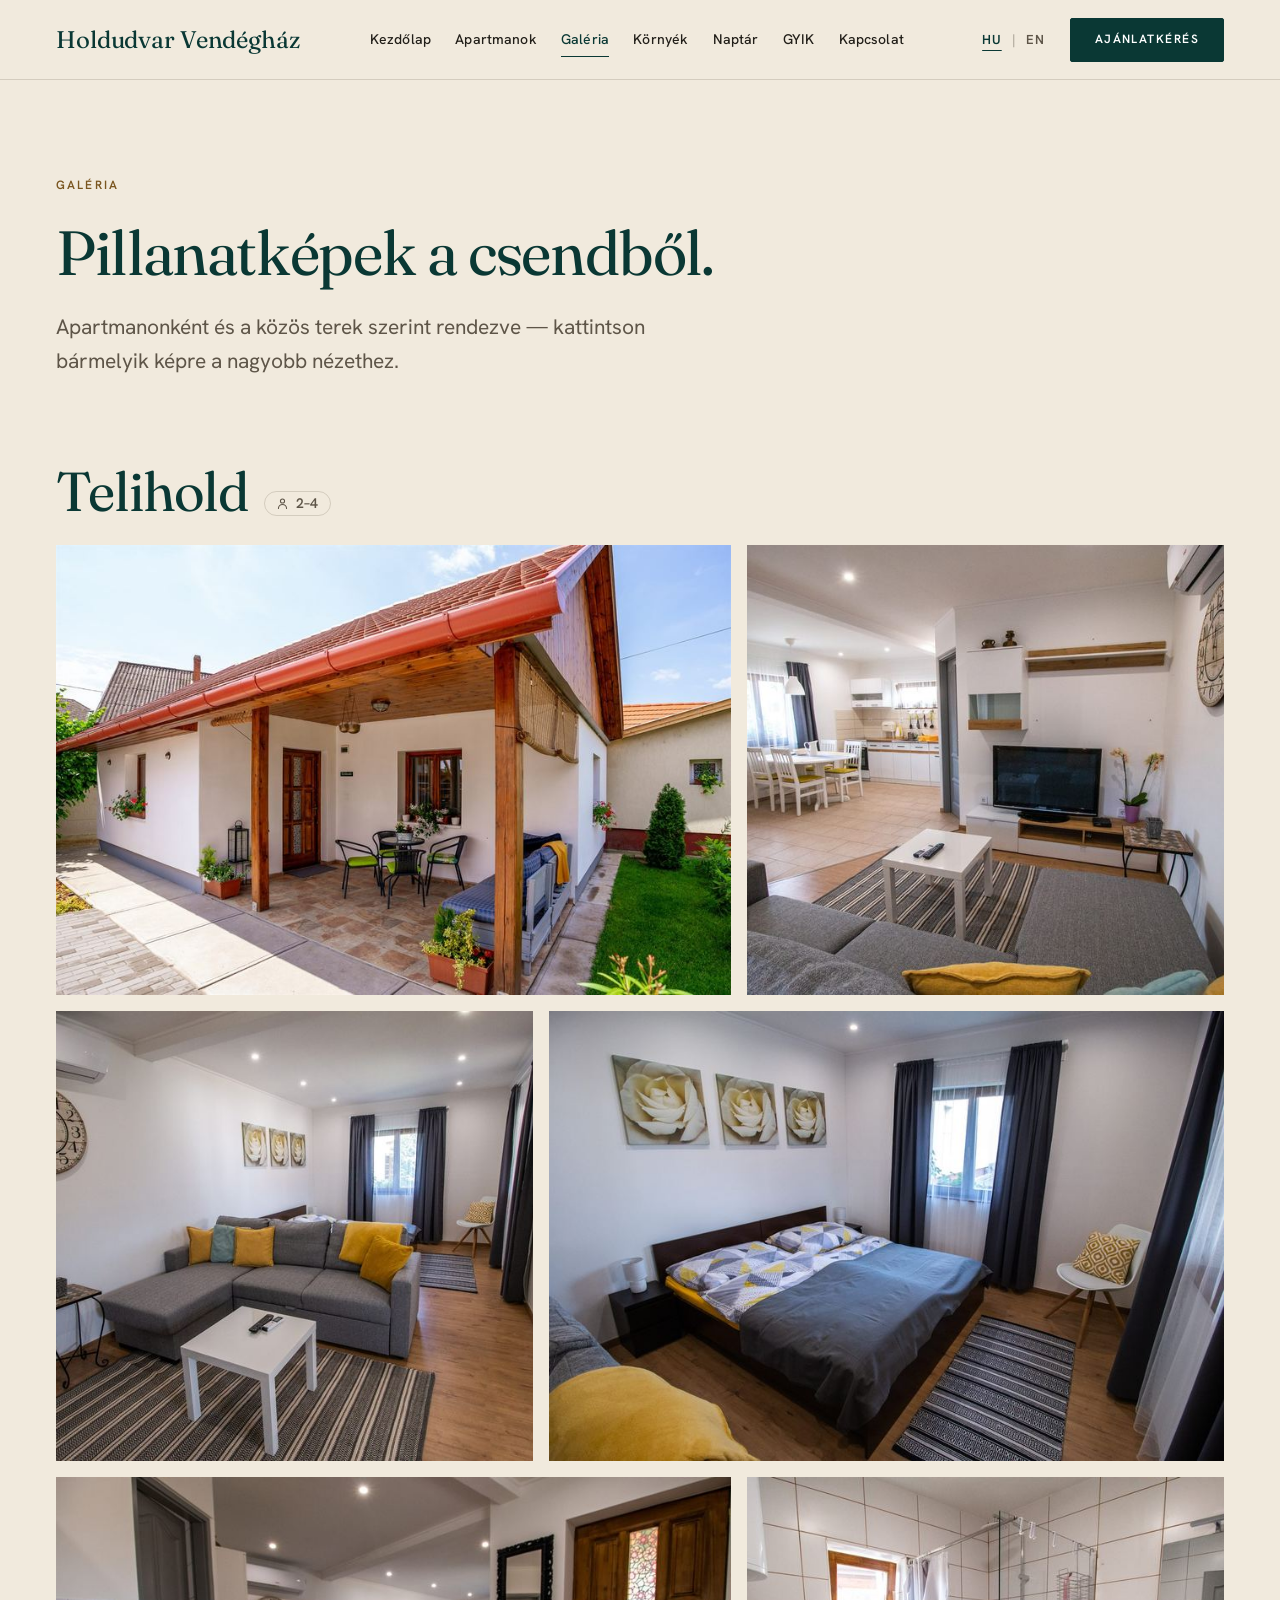
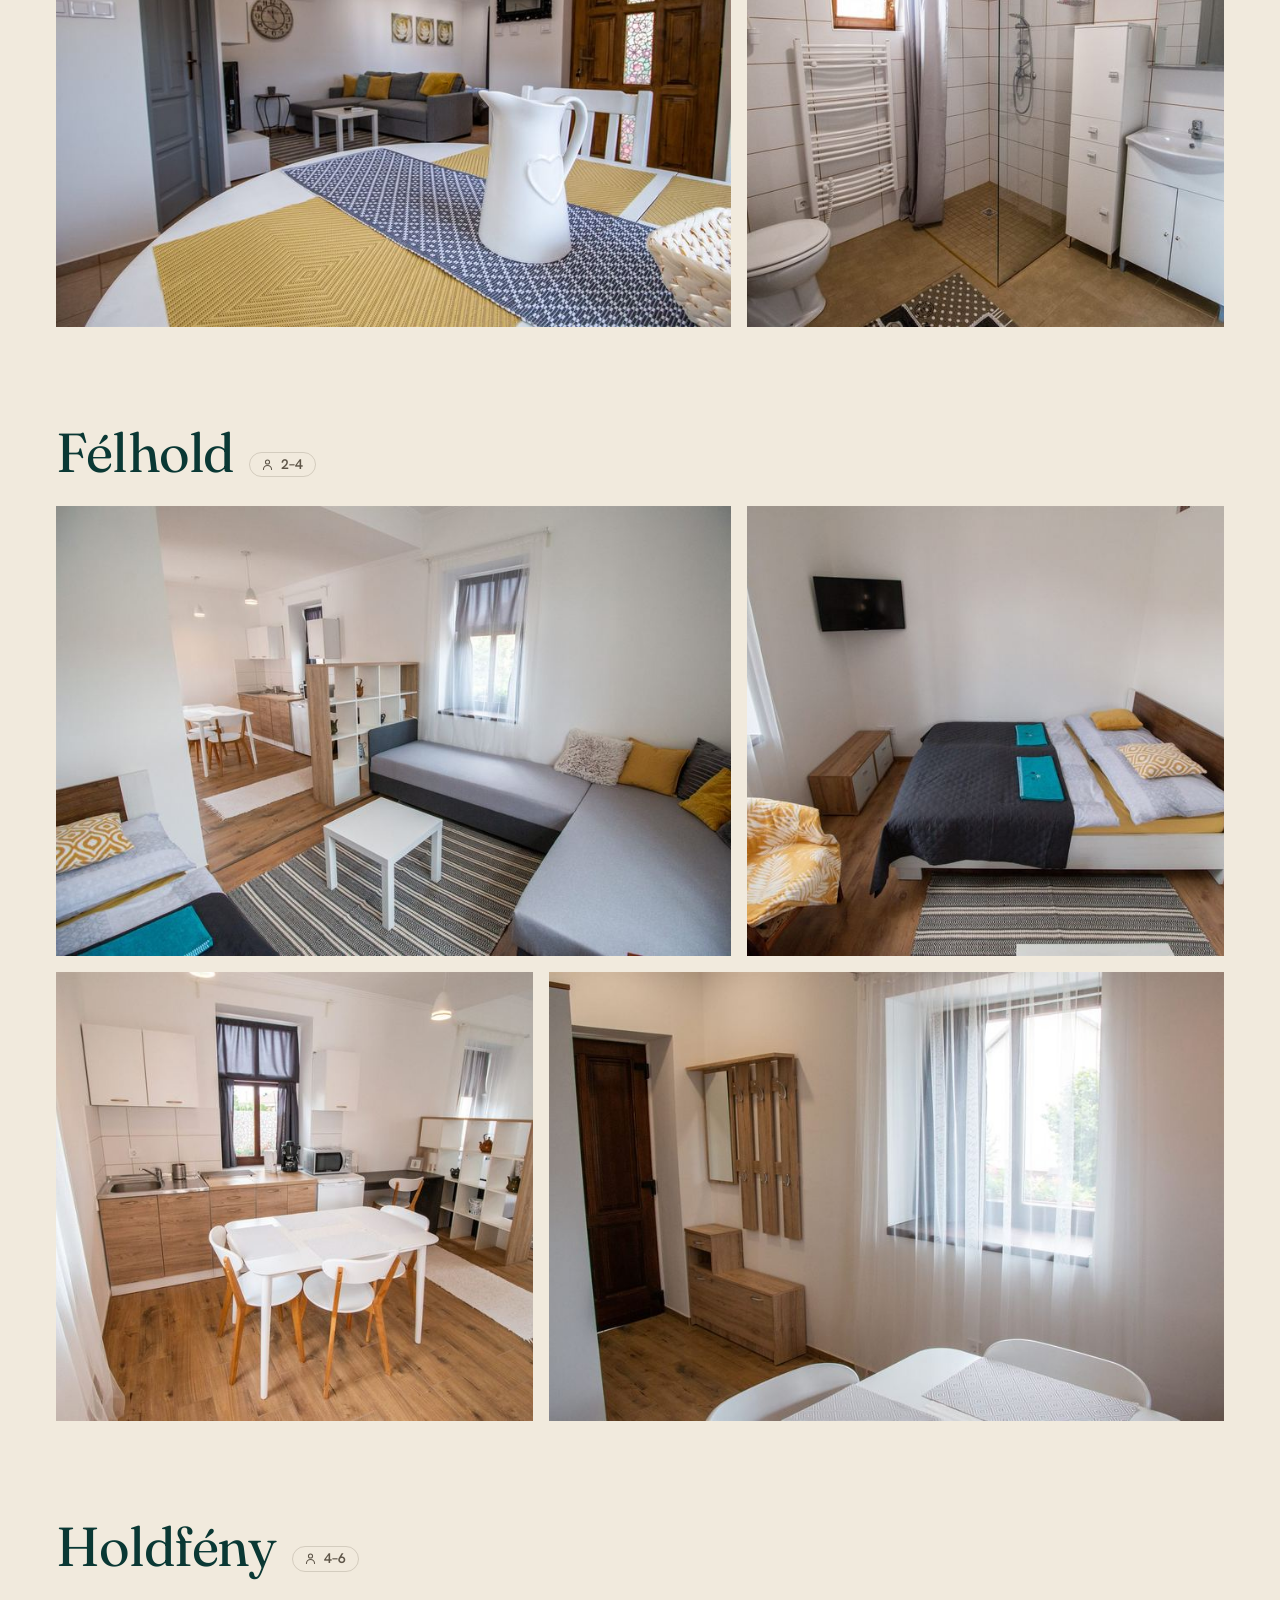
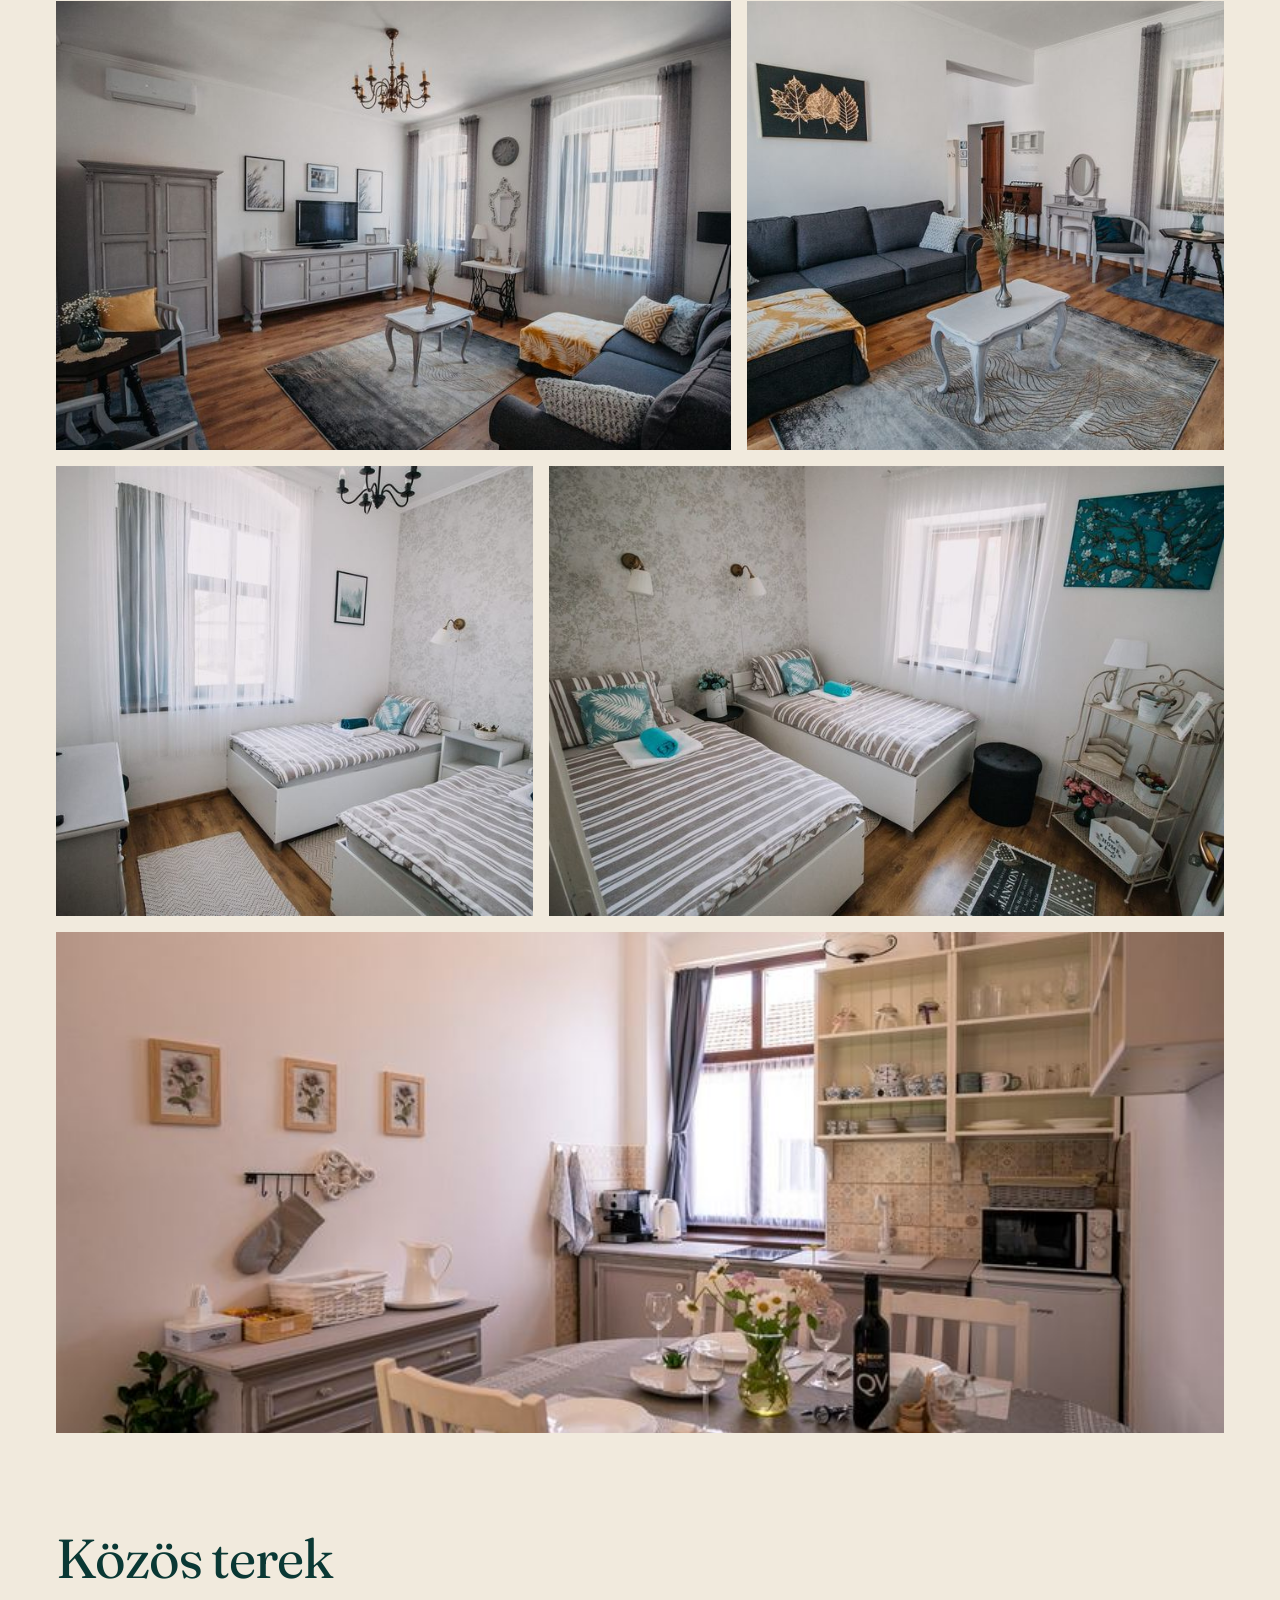
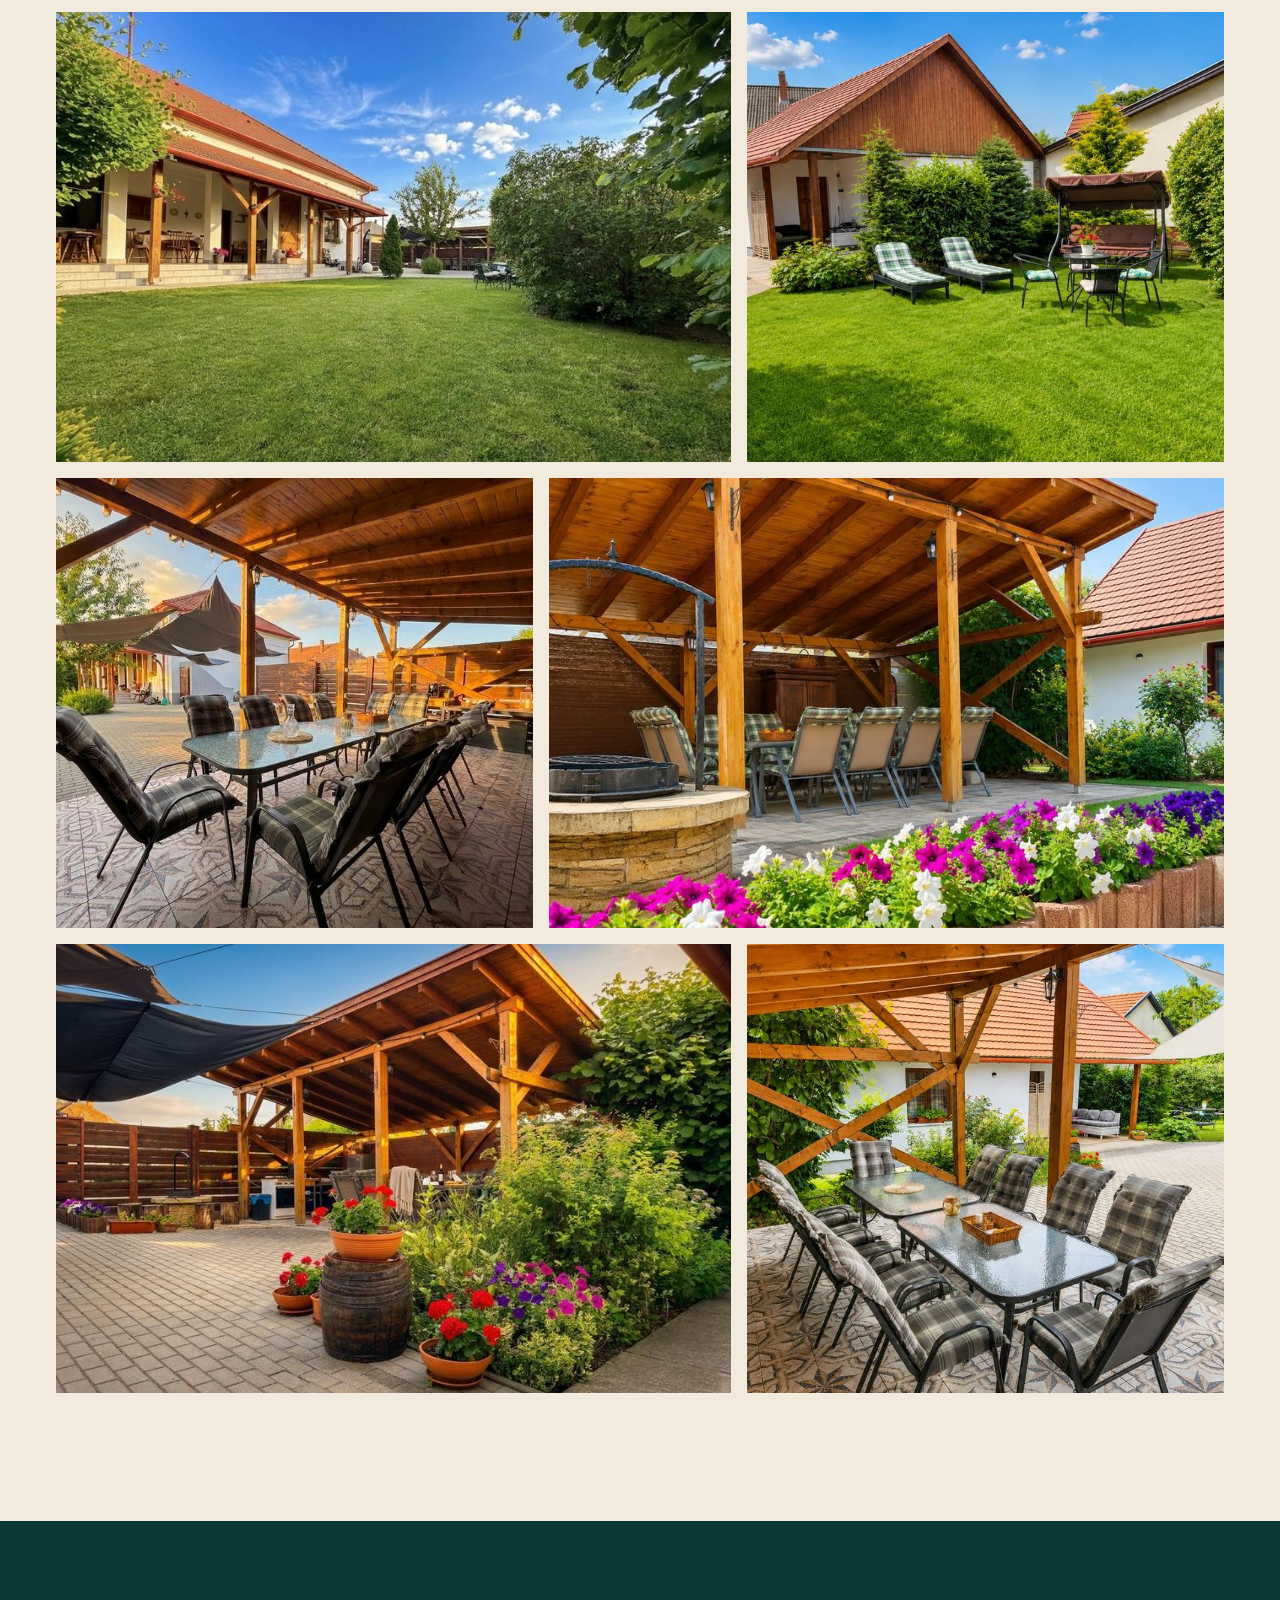
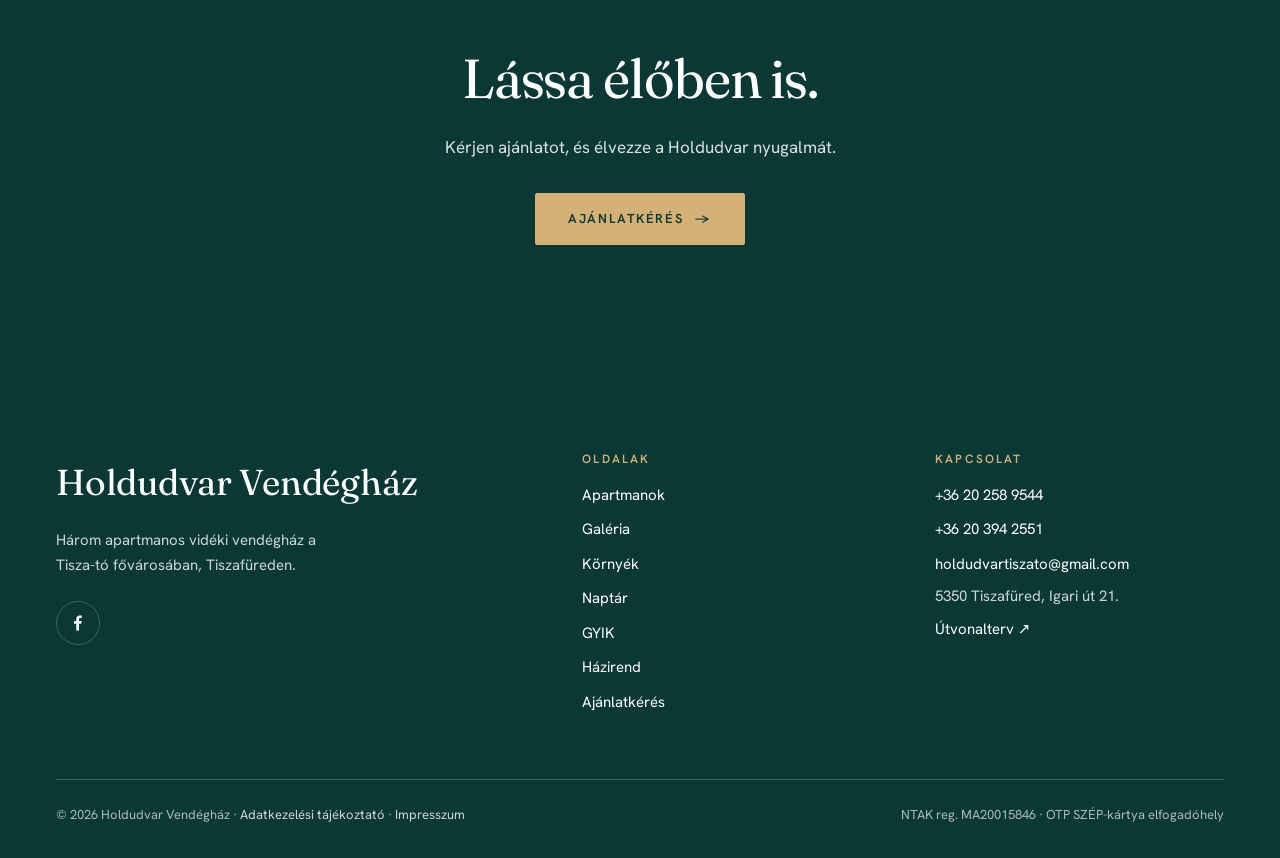
<file: galeria.html>
<!DOCTYPE html>
<html lang="hu" data-lang="hu">
<head>
<meta charset="UTF-8">
<meta name="robots" content="noindex, nofollow">
<meta name="viewport" content="width=device-width, initial-scale=1.0">
<script>document.documentElement.classList.add('js');try{var l=localStorage.getItem('holdudvar_lang');if(l){document.documentElement.setAttribute('data-lang',l);document.documentElement.lang=l}}catch(e){}</script>
<link rel="icon" href="assets/favicon.svg" type="image/svg+xml">
<link rel="apple-touch-icon" href="assets/apple-touch-icon.png">
<meta name="theme-color" content="#0A3834">
<title>Galéria — Holdudvar Vendégház</title>
<meta name="description" content="Pillanatképek a Holdudvar Vendégházról: belső terek, apartmanok, a gondozott kert és a Tisza-tó környéke.">
<link rel="preconnect" href="https://fonts.googleapis.com">
<link rel="preconnect" href="https://fonts.gstatic.com" crossorigin>
<link href="https://fonts.googleapis.com/css2?family=Fraunces:opsz,wght@9..144,300..500&family=Hanken+Grotesk:wght@400;500;600&display=swap" rel="stylesheet">
<link rel="stylesheet" href="assets/styles.css">
<meta property="og:type" content="website">
<meta property="og:site_name" content="Holdudvar Vendégház">
<meta property="og:locale" content="hu_HU">
<meta property="og:locale:alternate" content="en_GB">
<meta property="og:title" content="Galéria — Holdudvar Vendégház">
<meta property="og:description" content="Pillanatképek a Holdudvar Vendégházról: belső terek, apartmanok, a gondozott kert és a Tisza-tó környéke.">
<meta property="og:url" content="https://holdudvarvendeghaz.hu/galeria.html">
<meta property="og:image" content="https://holdudvarvendeghaz.hu/assets/img/og-image.jpg">
<meta property="og:image:width" content="1200">
<meta property="og:image:height" content="630">
<meta property="og:image:alt" content="Holdudvar Vendégház — udvar és gondozott kert Tiszafüreden">
<meta name="twitter:card" content="summary_large_image">
<meta name="twitter:title" content="Galéria — Holdudvar Vendégház">
<meta name="twitter:description" content="Pillanatképek a Holdudvar Vendégházról: belső terek, apartmanok, a gondozott kert és a Tisza-tó környéke.">
<meta name="twitter:image" content="https://holdudvarvendeghaz.hu/assets/img/og-image.jpg">
<link rel="canonical" href="https://holdudvarvendeghaz.hu/galeria.html">
</head>
<body class="inner">
<a class="skip-link" href="#main"><span data-lang-hu>Ugrás a tartalomhoz</span><span data-lang-en>Skip to content</span></a>

<header class="nav nav--solid">
  <div class="nav__inner">
    <a class="brand" href="index.html" aria-label="Holdudvar Vendégház"><span class="brand__name">Holdudvar Vendégház</span></a>
    <nav class="nav__links" data-i18n-label="Fő navigáció|Main navigation" aria-label="Fő navigáció">
      <a class="nav__link" href="index.html"><span data-lang-hu>Kezdőlap</span><span data-lang-en>Home</span></a>
      <a class="nav__link" href="apartmanok.html"><span data-lang-hu>Apartmanok</span><span data-lang-en>Apartments</span></a>
      <a class="nav__link" href="galeria.html" aria-current="page"><span data-lang-hu>Galéria</span><span data-lang-en>Gallery</span></a>
      <a class="nav__link" href="kornyek.html"><span data-lang-hu>Környék</span><span data-lang-en>Surroundings</span></a>
      <a class="nav__link" href="naptar.html"><span data-lang-hu>Naptár</span><span data-lang-en>Calendar</span></a>
      <a class="nav__link" href="gyik.html"><span data-lang-hu>GYIK</span><span data-lang-en>FAQ</span></a>
      <a class="nav__link" href="foglalas.html"><span data-lang-hu>Kapcsolat</span><span data-lang-en>Contact</span></a>
    </nav>
    <div class="nav__right">
      <div class="lang-switch" role="group" aria-label="Nyelv / Language"><button type="button" data-lang-btn="hu" lang="hu" aria-pressed="true" aria-label="Magyar">HU</button><span aria-hidden="true">|</span><button type="button" data-lang-btn="en" lang="en" aria-pressed="false" aria-label="English">EN</button></div>
      <a class="btn btn--sm nav__cta" href="foglalas.html"><span data-lang-hu>Ajánlatkérés</span><span data-lang-en>Enquire</span></a>
      <button class="burger" type="button" data-i18n-label="Menü|Menu" aria-label="Menü" aria-expanded="false" aria-controls="mobile-menu"><span></span><span></span><span></span></button>
    </div>
  </div>
</header>

<div class="mobile-menu" id="mobile-menu" role="dialog" aria-modal="true" data-i18n-label="Menü|Menu" aria-label="Menü" aria-hidden="true">
  <div class="mobile-menu__top">
    <span class="brand__name">Holdudvar Vendégház</span>
    <button class="mobile-menu__close" type="button" data-close data-i18n-label="Menü bezárása|Close menu" aria-label="Menü bezárása"><svg viewBox="0 0 24 24" fill="none" stroke="currentColor" stroke-width="1.6" stroke-linecap="round" aria-hidden="true"><path d="M6 6l12 12M18 6 6 18"/></svg></button>
  </div>
  <nav class="mobile-menu__links" data-i18n-label="Menü|Menu" aria-label="Menü">
    <a href="index.html"><span data-lang-hu>Kezdőlap</span><span data-lang-en>Home</span></a>
    <a href="apartmanok.html"><span data-lang-hu>Apartmanok</span><span data-lang-en>Apartments</span></a>
    <a href="galeria.html" aria-current="page"><span data-lang-hu>Galéria</span><span data-lang-en>Gallery</span></a>
    <a href="kornyek.html"><span data-lang-hu>Környék</span><span data-lang-en>Surroundings</span></a>
    <a href="naptar.html"><span data-lang-hu>Naptár</span><span data-lang-en>Calendar</span></a>
    <a href="gyik.html"><span data-lang-hu>GYIK</span><span data-lang-en>FAQ</span></a>
    <a href="foglalas.html"><span data-lang-hu>Kapcsolat</span><span data-lang-en>Contact</span></a>
    <a href="hazirend.html"><span data-lang-hu>Házirend</span><span data-lang-en>House rules</span></a>
  </nav>
  <div class="mobile-menu__foot">
    <a class="btn btn--gold btn--block" href="foglalas.html"><span data-lang-hu>Ajánlatkérés</span><span data-lang-en>Request a quote</span> <span class="ar" aria-hidden="true">→</span></a>
    <p class="mobile-menu__tel"><span data-lang-hu>Telefon</span><span data-lang-en>Phone</span>: <a href="tel:+36202589544">+36 20 258 9544</a></p>
    <div class="lang-switch" role="group" aria-label="Nyelv / Language"><button type="button" data-lang-btn="hu" lang="hu" aria-pressed="true" aria-label="Magyar">HU</button><span aria-hidden="true">|</span><button type="button" data-lang-btn="en" lang="en" aria-pressed="false" aria-label="English">EN</button></div>
  </div>
</div>

<main id="main">

<header class="page-head wrap reveal in">
  <p class="eyebrow"><span data-lang-hu>Galéria</span><span data-lang-en>Gallery</span></p>
  <h1 class="page-title"><span data-lang-hu>Pillanatképek a csendből.</span><span data-lang-en>Glimpses of the quiet.</span></h1>
  <p class="lead"><span data-lang-hu>Apartmanonként és a közös terek szerint rendezve — kattintson bármelyik képre a nagyobb nézethez.</span><span data-lang-en>Arranged by apartment and shared spaces — click any image for a larger view.</span></p>
</header>

<section class="section">
  <div class="wrap">

    <h2 class="gallery-group reveal">Telihold<span class="gallery-group__cap" data-i18n-label="2–4 fő|2–4 guests" aria-label="2–4 fő"><svg viewBox="0 0 24 24" fill="none" stroke="currentColor" stroke-width="1.7" stroke-linecap="round" stroke-linejoin="round" aria-hidden="true"><circle cx="12" cy="8" r="3.3"/><path d="M5.5 20a6.5 6.5 0 0 1 13 0"/></svg>2–4</span></h2>
    <div class="gallery">
      <div class="gallery__item reveal" data-lightbox data-label="Telihold · önálló kisház, terasz" data-label-en="Telihold · standalone cottage, terrace" data-full="assets/img/telihold-terasz.jpg"><div class="ph ph--photo"><img src="assets/img/800/telihold-terasz.jpg" srcset="assets/img/800/telihold-terasz.jpg 800w, assets/img/telihold-terasz.jpg 1600w" sizes="(min-width: 1240px) 720px, (min-width: 768px) 60vw, 100vw" width="1600" height="1067" alt="Telihold – önálló kisház, terasz" loading="lazy" decoding="async"></div></div>
      <div class="gallery__item reveal" data-lightbox data-label="Telihold · nappali, étkező" data-label-en="Telihold · living and dining room" data-full="assets/img/telihold-nappali.jpg"><div class="ph ph--photo"><img src="assets/img/800/telihold-nappali.jpg" srcset="assets/img/800/telihold-nappali.jpg 800w, assets/img/telihold-nappali.jpg 1800w" sizes="(min-width: 1240px) 720px, (min-width: 768px) 60vw, 100vw" width="1800" height="1200" alt="Telihold – nappali, étkező" loading="lazy" decoding="async"></div></div>
      <div class="gallery__item reveal" data-lightbox data-label="Telihold · nappali" data-label-en="Telihold · living room" data-full="assets/img/telihold-nappali2.jpg"><div class="ph ph--photo"><img src="assets/img/800/telihold-nappali2.jpg" srcset="assets/img/800/telihold-nappali2.jpg 800w, assets/img/telihold-nappali2.jpg 1800w" sizes="(min-width: 1240px) 720px, (min-width: 768px) 60vw, 100vw" width="1800" height="1200" alt="Telihold – nappali" loading="lazy" decoding="async"></div></div>
      <div class="gallery__item reveal" data-lightbox data-label="Telihold · háló" data-label-en="Telihold · bedroom" data-full="assets/img/telihold-halo.jpg"><div class="ph ph--photo"><img src="assets/img/800/telihold-halo.jpg" srcset="assets/img/800/telihold-halo.jpg 800w, assets/img/telihold-halo.jpg 1800w" sizes="(min-width: 1240px) 720px, (min-width: 768px) 60vw, 100vw" width="1800" height="1200" alt="Telihold – háló" loading="lazy" decoding="async"></div></div>
      <div class="gallery__item reveal" data-lightbox data-label="Telihold · konyha" data-label-en="Telihold · kitchen" data-full="assets/img/telihold-konyha.jpg"><div class="ph ph--photo"><img src="assets/img/800/telihold-konyha.jpg" srcset="assets/img/800/telihold-konyha.jpg 800w, assets/img/telihold-konyha.jpg 1800w" sizes="(min-width: 1240px) 720px, (min-width: 768px) 60vw, 100vw" width="1800" height="1200" alt="Telihold – konyha" loading="lazy" decoding="async"></div></div>
      <div class="gallery__item reveal" data-lightbox data-label="Telihold · fürdőszoba" data-label-en="Telihold · bathroom" data-full="assets/img/telihold-furdo.jpg"><div class="ph ph--photo"><img src="assets/img/800/telihold-furdo.jpg" srcset="assets/img/800/telihold-furdo.jpg 800w, assets/img/telihold-furdo.jpg 1800w" sizes="(min-width: 1240px) 720px, (min-width: 768px) 60vw, 100vw" width="1800" height="1200" alt="Telihold – fürdőszoba" loading="lazy" decoding="async"></div></div>
    </div>

    <h2 class="gallery-group reveal">Félhold<span class="gallery-group__cap" data-i18n-label="2–4 fő|2–4 guests" aria-label="2–4 fő"><svg viewBox="0 0 24 24" fill="none" stroke="currentColor" stroke-width="1.7" stroke-linecap="round" stroke-linejoin="round" aria-hidden="true"><circle cx="12" cy="8" r="3.3"/><path d="M5.5 20a6.5 6.5 0 0 1 13 0"/></svg>2–4</span></h2>
    <div class="gallery">
      <div class="gallery__item reveal" data-lightbox data-label="Félhold · nappali" data-label-en="Félhold · living room" data-full="assets/img/felhold-nappali.jpg"><div class="ph ph--photo"><img src="assets/img/800/felhold-nappali.jpg" srcset="assets/img/800/felhold-nappali.jpg 800w, assets/img/felhold-nappali.jpg 1800w" sizes="(min-width: 1240px) 720px, (min-width: 768px) 60vw, 100vw" width="1800" height="1200" alt="Félhold – nappali" loading="lazy" decoding="async"></div></div>
      <div class="gallery__item reveal" data-lightbox data-label="Félhold · háló" data-label-en="Félhold · bedroom" data-full="assets/img/felhold-halo.jpg"><div class="ph ph--photo"><img src="assets/img/800/felhold-halo.jpg" srcset="assets/img/800/felhold-halo.jpg 800w, assets/img/felhold-halo.jpg 1800w" sizes="(min-width: 1240px) 720px, (min-width: 768px) 60vw, 100vw" width="1800" height="1200" alt="Félhold – háló" loading="lazy" decoding="async"></div></div>
      <div class="gallery__item reveal" data-lightbox data-label="Félhold · konyha, étkező" data-label-en="Félhold · kitchen and dining" data-full="assets/img/felhold-etkezo.jpg"><div class="ph ph--photo"><img src="assets/img/800/felhold-etkezo.jpg" srcset="assets/img/800/felhold-etkezo.jpg 800w, assets/img/felhold-etkezo.jpg 1800w" sizes="(min-width: 1240px) 720px, (min-width: 768px) 60vw, 100vw" width="1800" height="1200" alt="Félhold – konyha, étkező" loading="lazy" decoding="async"></div></div>
      <div class="gallery__item reveal" data-lightbox data-label="Félhold · előszoba" data-label-en="Félhold · hallway" data-full="assets/img/felhold-eloszoba.jpg"><div class="ph ph--photo"><img src="assets/img/800/felhold-eloszoba.jpg" srcset="assets/img/800/felhold-eloszoba.jpg 800w, assets/img/felhold-eloszoba.jpg 1800w" sizes="(min-width: 1240px) 720px, (min-width: 768px) 60vw, 100vw" width="1800" height="1200" alt="Félhold – előszoba" loading="lazy" decoding="async"></div></div>
    </div>

    <h2 class="gallery-group reveal">Holdfény<span class="gallery-group__cap" data-i18n-label="4–6 fő|4–6 guests" aria-label="4–6 fő"><svg viewBox="0 0 24 24" fill="none" stroke="currentColor" stroke-width="1.7" stroke-linecap="round" stroke-linejoin="round" aria-hidden="true"><circle cx="12" cy="8" r="3.3"/><path d="M5.5 20a6.5 6.5 0 0 1 13 0"/></svg>4–6</span></h2>
    <div class="gallery">
      <div class="gallery__item reveal" data-lightbox data-label="Holdfény · nappali" data-label-en="Holdfény · living room" data-full="assets/img/holdfeny-nappali.jpg"><div class="ph ph--photo"><img src="assets/img/800/holdfeny-nappali.jpg" srcset="assets/img/800/holdfeny-nappali.jpg 800w, assets/img/holdfeny-nappali.jpg 1600w" sizes="(min-width: 1240px) 720px, (min-width: 768px) 60vw, 100vw" width="1600" height="1067" alt="Holdfény – nappali" loading="lazy" decoding="async"></div></div>
      <div class="gallery__item reveal" data-lightbox data-label="Holdfény · nappali" data-label-en="Holdfény · living room" data-full="assets/img/holdfeny-nappali2.jpg"><div class="ph ph--photo"><img src="assets/img/800/holdfeny-nappali2.jpg" srcset="assets/img/800/holdfeny-nappali2.jpg 800w, assets/img/holdfeny-nappali2.jpg 1600w" sizes="(min-width: 1240px) 720px, (min-width: 768px) 60vw, 100vw" width="1600" height="1067" alt="Holdfény – nappali" loading="lazy" decoding="async"></div></div>
      <div class="gallery__item reveal" data-lightbox data-label="Holdfény · háló" data-label-en="Holdfény · bedroom" data-full="assets/img/holdfeny-halo1.jpg"><div class="ph ph--photo"><img src="assets/img/800/holdfeny-halo1.jpg" srcset="assets/img/800/holdfeny-halo1.jpg 800w, assets/img/holdfeny-halo1.jpg 1600w" sizes="(min-width: 1240px) 720px, (min-width: 768px) 60vw, 100vw" width="1600" height="1067" alt="Holdfény – háló" loading="lazy" decoding="async"></div></div>
      <div class="gallery__item reveal" data-lightbox data-label="Holdfény · háló" data-label-en="Holdfény · bedroom" data-full="assets/img/holdfeny-halo2.jpg"><div class="ph ph--photo"><img src="assets/img/800/holdfeny-halo2.jpg" srcset="assets/img/800/holdfeny-halo2.jpg 800w, assets/img/holdfeny-halo2.jpg 1600w" sizes="(min-width: 1240px) 720px, (min-width: 768px) 60vw, 100vw" width="1600" height="1067" alt="Holdfény – háló" loading="lazy" decoding="async"></div></div>
      <div class="gallery__item reveal" data-lightbox data-label="Holdfény · konyha, étkező" data-label-en="Holdfény · kitchen and dining" data-full="assets/img/holdfeny-konyha.jpg"><div class="ph ph--photo"><img src="assets/img/800/holdfeny-konyha.jpg" srcset="assets/img/800/holdfeny-konyha.jpg 800w, assets/img/holdfeny-konyha.jpg 1600w" sizes="(min-width: 1240px) 720px, (min-width: 768px) 60vw, 100vw" width="1600" height="1067" alt="Holdfény – konyha, étkező" loading="lazy" decoding="async"></div></div>
    </div>

    <h2 class="gallery-group reveal"><span data-lang-hu>Közös terek</span><span data-lang-en>Shared spaces</span></h2>
    <div class="gallery">
      <div class="gallery__item reveal" data-lightbox data-label="Közös terek · udvar és kert" data-label-en="Shared spaces · courtyard and garden" data-full="assets/img/udvar.jpg"><div class="ph ph--photo"><img src="assets/img/800/udvar.jpg" srcset="assets/img/800/udvar.jpg 800w, assets/img/udvar.jpg 1118w" sizes="(min-width: 1240px) 720px, (min-width: 768px) 60vw, 100vw" width="1118" height="839" alt="Közös terek – udvar és kert" loading="lazy" decoding="async"></div></div>
      <div class="gallery__item reveal" data-lightbox data-label="Közös terek · napozóágyak" data-label-en="Shared spaces · sun loungers" data-full="assets/img/kert-napozo.jpg"><div class="ph ph--photo"><img src="assets/img/800/kert-napozo.jpg" srcset="assets/img/800/kert-napozo.jpg 800w, assets/img/kert-napozo.jpg 1448w" sizes="(min-width: 1240px) 720px, (min-width: 768px) 60vw, 100vw" width="1448" height="1086" alt="Közös terek – napozóágyak" loading="lazy" decoding="async"></div></div>
      <div class="gallery__item reveal" data-lightbox data-label="Közös terek · fedett terasz" data-label-en="Shared spaces · covered terrace" data-full="assets/img/terasz-pergola.jpg"><div class="ph ph--photo"><img src="assets/img/800/terasz-pergola.jpg" srcset="assets/img/800/terasz-pergola.jpg 800w, assets/img/terasz-pergola.jpg 1195w" sizes="(min-width: 1240px) 720px, (min-width: 768px) 60vw, 100vw" width="1195" height="896" alt="Közös terek – fedett terasz" loading="lazy" decoding="async"></div></div>
      <div class="gallery__item reveal" data-lightbox data-label="Közös terek · grillterasz" data-label-en="Shared spaces · grill terrace" data-full="assets/img/terasz-grill.jpg"><div class="ph ph--photo"><img src="assets/img/800/terasz-grill.jpg" srcset="assets/img/800/terasz-grill.jpg 800w, assets/img/terasz-grill.jpg 1448w" sizes="(min-width: 1240px) 720px, (min-width: 768px) 60vw, 100vw" width="1448" height="1086" alt="Közös terek – grillterasz" loading="lazy" decoding="async"></div></div>
      <div class="gallery__item reveal" data-lightbox data-label="Közös terek · terasz esti fényben" data-label-en="Shared spaces · terrace in evening light" data-full="assets/img/terasz-este.jpg"><div class="ph ph--photo"><img src="assets/img/800/terasz-este.jpg" srcset="assets/img/800/terasz-este.jpg 800w, assets/img/terasz-este.jpg 1195w" sizes="(min-width: 1240px) 720px, (min-width: 768px) 60vw, 100vw" width="1195" height="896" alt="Közös terek – terasz esti fényben" loading="lazy" decoding="async"></div></div>
      <div class="gallery__item reveal" data-lightbox data-label="Közös terek · fedett étkezőterasz" data-label-en="Shared spaces · covered dining terrace" data-full="assets/img/terasz-etkezo.jpg"><div class="ph ph--photo"><img src="assets/img/800/terasz-etkezo.jpg" srcset="assets/img/800/terasz-etkezo.jpg 800w, assets/img/terasz-etkezo.jpg 1448w" sizes="(min-width: 1240px) 720px, (min-width: 768px) 60vw, 100vw" width="1448" height="1086" alt="Közös terek – fedett étkezőterasz" loading="lazy" decoding="async"></div></div>
    </div>
  </div>
</section>

<section class="cta-band">
  <div class="wrap center reveal">
    <h2><span data-lang-hu>Lássa élőben is.</span><span data-lang-en>See it in person.</span></h2>
    <p><span data-lang-hu>Kérjen ajánlatot, és élvezze a Holdudvar nyugalmát.</span><span data-lang-en>Request a quote and enjoy the calm of Holdudvar.</span></p>
    <a class="btn btn--gold" href="foglalas.html"><span data-lang-hu>Ajánlatkérés</span><span data-lang-en>Request a quote</span> <span class="ar" aria-hidden="true">→</span></a>
  </div>
</section>

</main>

<footer class="footer">
  <div class="wrap">
    <div class="footer__grid">
      <div class="footer__brand">
        <span class="brand__name">Holdudvar Vendégház</span>
        <p><span data-lang-hu>Három apartmanos vidéki vendégház a Tisza-tó fővárosában, Tiszafüreden.</span><span data-lang-en>A three-apartment countryside guesthouse in Tiszafüred, the capital of Lake Tisza.</span></p>
        <a class="footer-social" href="https://www.facebook.com/holdudvarvendeghaz" target="_blank" rel="noopener noreferrer" data-i18n-label="Holdudvar a Facebookon|Holdudvar on Facebook" aria-label="Holdudvar a Facebookon"><svg viewBox="0 0 24 24" fill="currentColor" aria-hidden="true"><path d="M15.12 5.32H17V2.14A26.11 26.11 0 0 0 14.26 2c-2.72 0-4.58 1.66-4.58 4.7v2.6H6.61v3.56h3.07V22h3.68v-9.14h3.06l.46-3.56h-3.52V7c0-1.03.28-1.73 1.76-1.73z"/></svg></a>
      </div>
      <div class="footer__col">
        <h2 class="footer__h"><span data-lang-hu>Oldalak</span><span data-lang-en>Pages</span></h2>
        <ul>
          <li><a href="apartmanok.html"><span data-lang-hu>Apartmanok</span><span data-lang-en>Apartments</span></a></li>
          <li><a href="galeria.html"><span data-lang-hu>Galéria</span><span data-lang-en>Gallery</span></a></li>
          <li><a href="kornyek.html"><span data-lang-hu>Környék</span><span data-lang-en>Surroundings</span></a></li>
          <li><a href="naptar.html"><span data-lang-hu>Naptár</span><span data-lang-en>Calendar</span></a></li>
          <li><a href="gyik.html"><span data-lang-hu>GYIK</span><span data-lang-en>FAQ</span></a></li>
          <li><a href="hazirend.html"><span data-lang-hu>Házirend</span><span data-lang-en>House rules</span></a></li>
          <li><a href="foglalas.html"><span data-lang-hu>Ajánlatkérés</span><span data-lang-en>Enquiry</span></a></li>
        </ul>
      </div>
      <div class="footer__col">
        <h2 class="footer__h"><span data-lang-hu>Kapcsolat</span><span data-lang-en>Contact</span></h2>
        <ul>
          <li><a href="tel:+36202589544">+36 20 258 9544</a></li>
          <li><a href="tel:+36203942551">+36 20 394 2551</a></li>
          <li><a href="mailto:holdudvartiszato@gmail.com">holdudvartiszato@gmail.com</a></li>
          <li>5350 Tiszafüred, Igari út 21.</li>
          <li><a href="https://www.google.com/maps/search/?api=1&amp;query=Tiszaf%C3%BCred%20Igari%20%C3%BAt%2021" target="_blank" rel="noopener noreferrer"><span data-lang-hu>Útvonalterv</span><span data-lang-en>Directions</span> ↗</a></li>
        </ul>
      </div>
    </div>
    <div class="footer__bottom">
      <span>© 2026 Holdudvar Vendégház · <a href="adatkezeles.html"><span data-lang-hu>Adatkezelési tájékoztató</span><span data-lang-en>Privacy notice</span></a> · <a href="impresszum.html"><span data-lang-hu>Impresszum</span><span data-lang-en>Imprint</span></a></span>
      <span>NTAK reg. MA20015846 · <span data-lang-hu>OTP SZÉP-kártya elfogadóhely</span><span data-lang-en>OTP SZÉP card accepted</span></span>
    </div>
  </div>
</footer>

<script src="assets/site.js"></script>
</body>
</html>
</file>
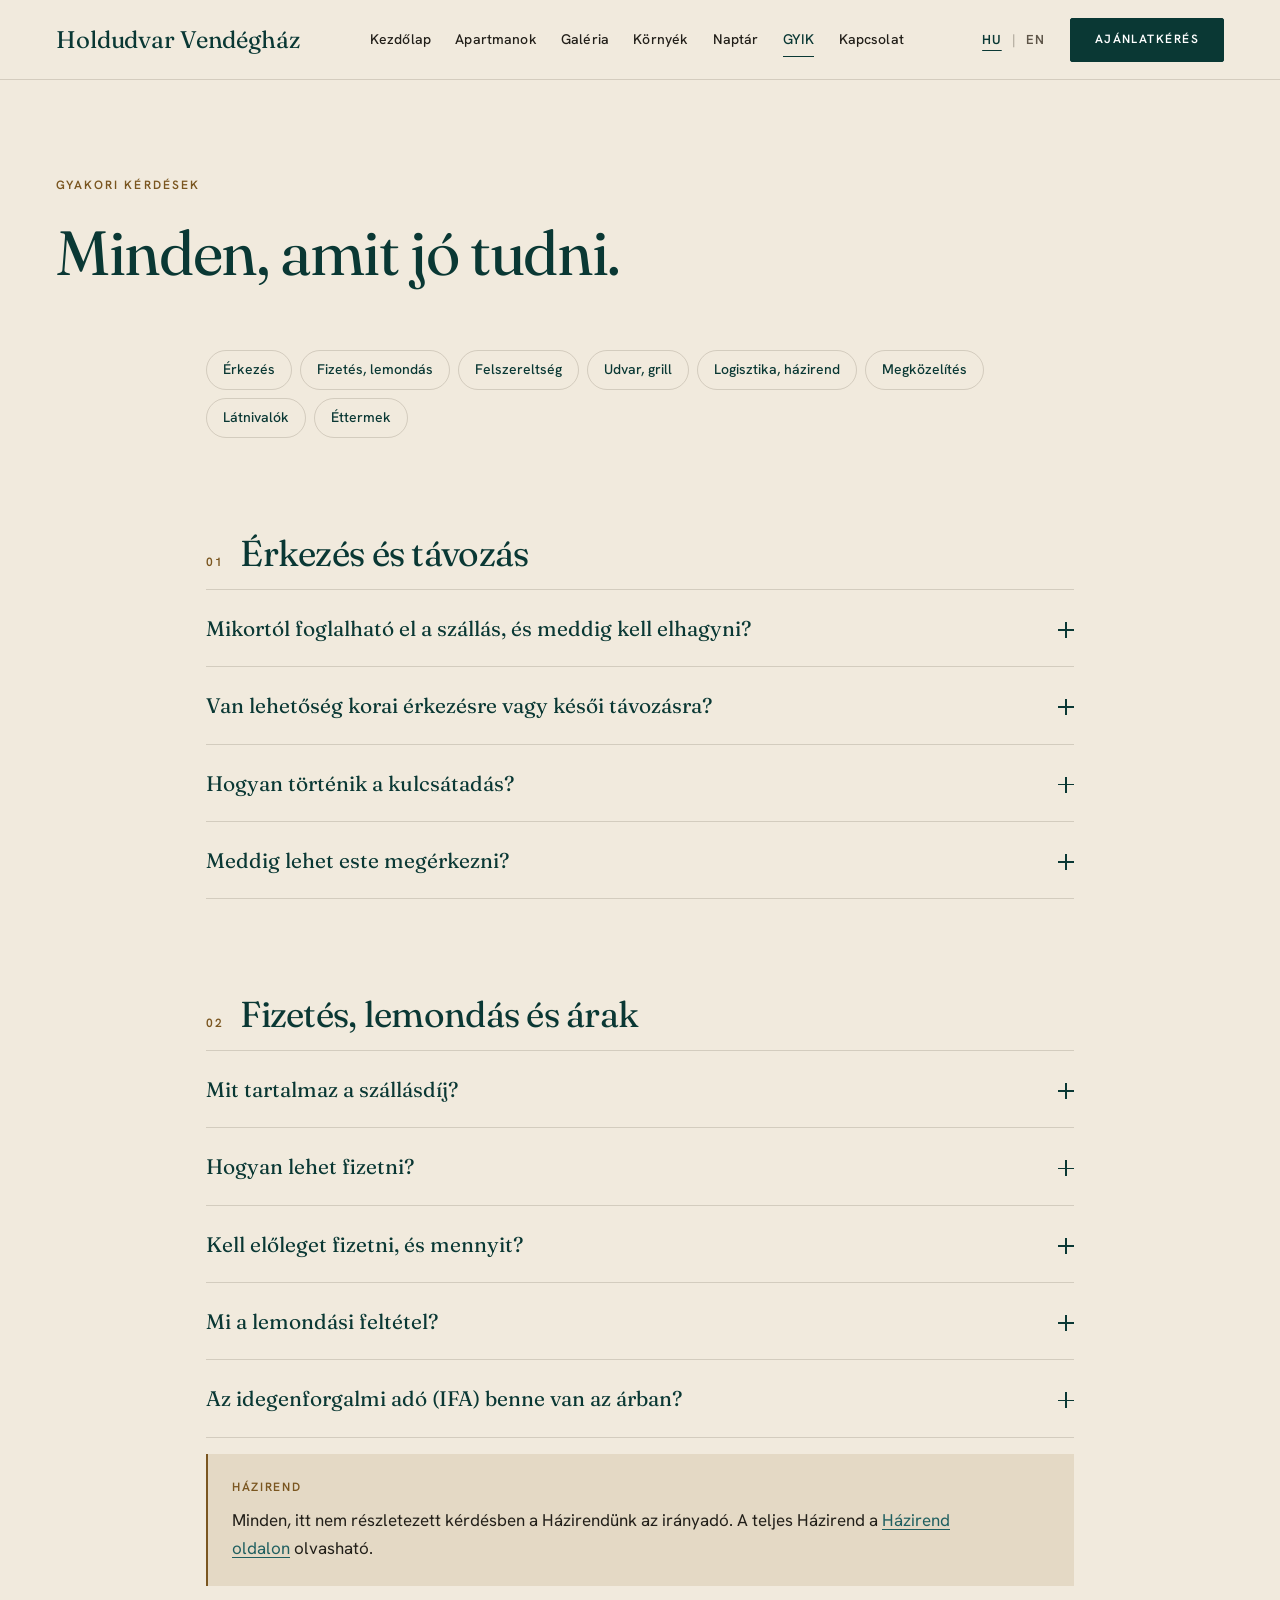
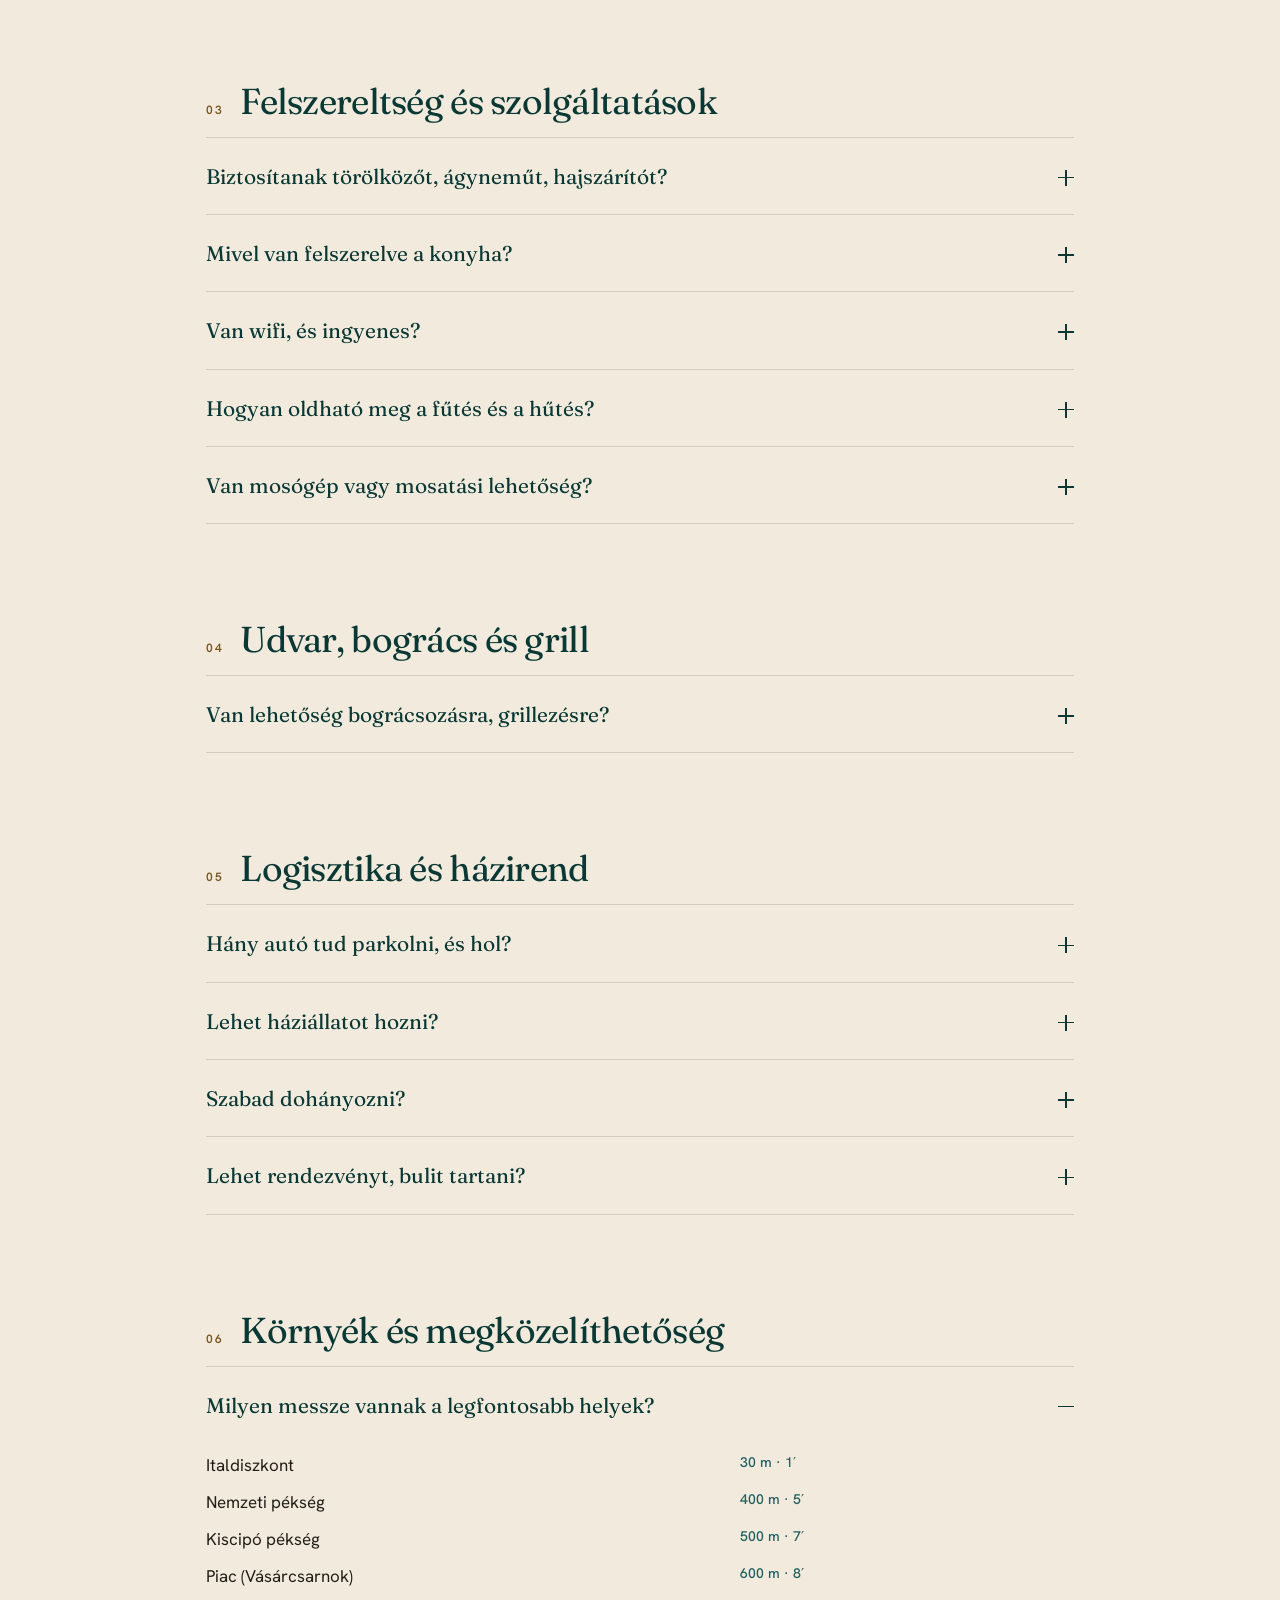
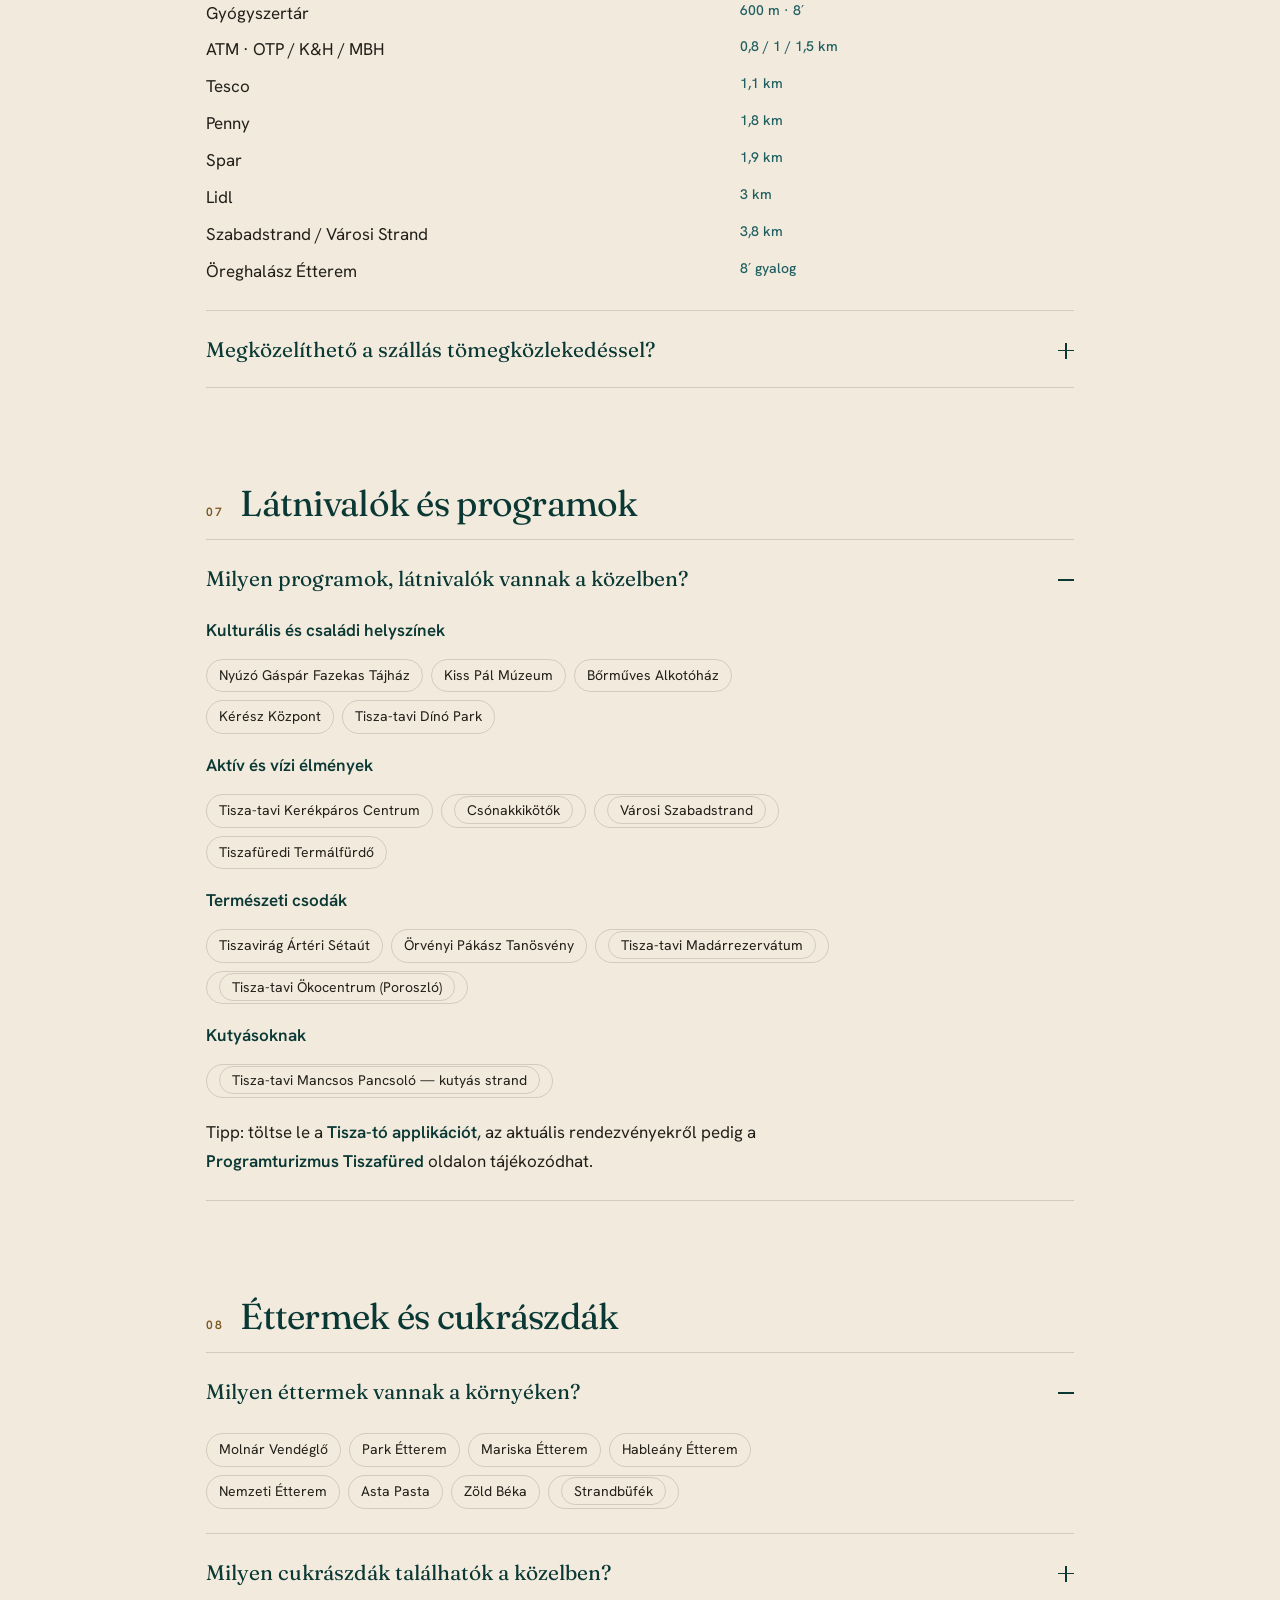
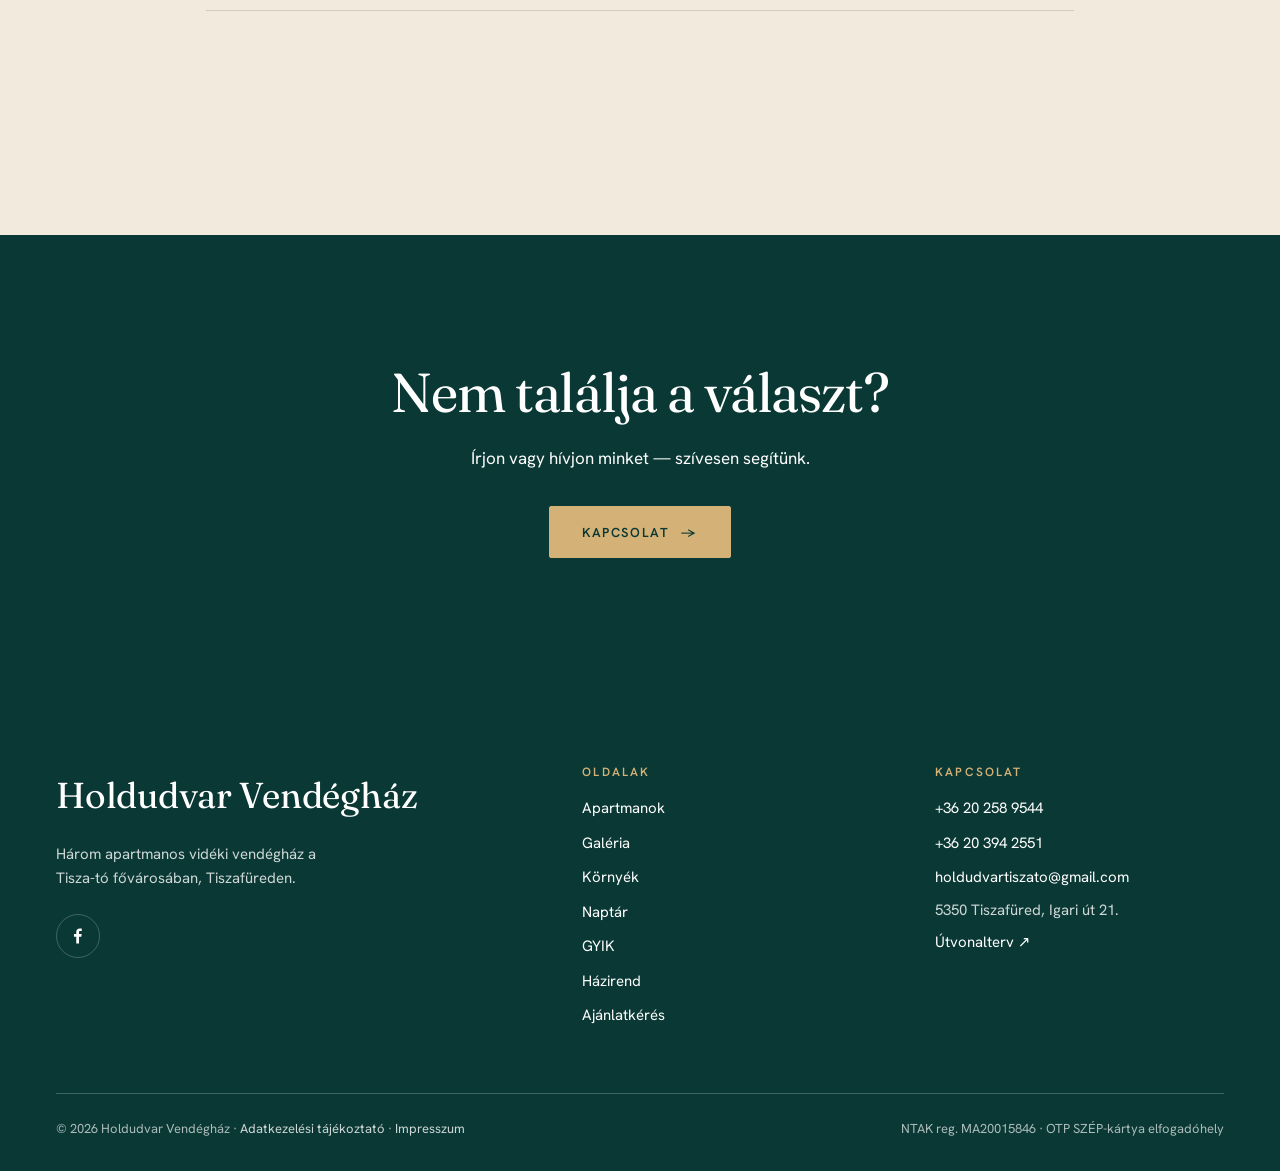
<file: gyik.html>
<!DOCTYPE html>
<html lang="hu" data-lang="hu">
<head>
<meta charset="UTF-8">
<meta name="robots" content="noindex, nofollow">
<meta name="viewport" content="width=device-width, initial-scale=1.0">
<script>document.documentElement.classList.add('js');try{var l=localStorage.getItem('holdudvar_lang');if(l){document.documentElement.setAttribute('data-lang',l);document.documentElement.lang=l}}catch(e){}</script>
<link rel="icon" href="assets/favicon.svg" type="image/svg+xml">
<link rel="apple-touch-icon" href="assets/apple-touch-icon.png">
<meta name="theme-color" content="#0A3834">
<title>GYIK — Holdudvar Vendégház</title>
<meta name="description" content="Gyakran ismételt kérdések a Holdudvar Vendégházról: érkezés, fizetés, felszereltség, házirend, környék és látnivalók.">
<link rel="preconnect" href="https://fonts.googleapis.com">
<link rel="preconnect" href="https://fonts.gstatic.com" crossorigin>
<link href="https://fonts.googleapis.com/css2?family=Fraunces:opsz,wght@9..144,300..500&family=Hanken+Grotesk:wght@400;500;600&display=swap" rel="stylesheet">
<link rel="stylesheet" href="assets/styles.css">
<meta property="og:type" content="website">
<meta property="og:site_name" content="Holdudvar Vendégház">
<meta property="og:locale" content="hu_HU">
<meta property="og:locale:alternate" content="en_GB">
<meta property="og:title" content="GYIK — Holdudvar Vendégház">
<meta property="og:description" content="Gyakran ismételt kérdések a Holdudvar Vendégházról: érkezés, fizetés, felszereltség, házirend, környék és látnivalók.">
<meta property="og:url" content="https://holdudvarvendeghaz.hu/gyik.html">
<meta property="og:image" content="https://holdudvarvendeghaz.hu/assets/img/og-image.jpg">
<meta property="og:image:width" content="1200">
<meta property="og:image:height" content="630">
<meta property="og:image:alt" content="Holdudvar Vendégház — udvar és gondozott kert Tiszafüreden">
<meta name="twitter:card" content="summary_large_image">
<meta name="twitter:title" content="GYIK — Holdudvar Vendégház">
<meta name="twitter:description" content="Gyakran ismételt kérdések a Holdudvar Vendégházról: érkezés, fizetés, felszereltség, házirend, környék és látnivalók.">
<meta name="twitter:image" content="https://holdudvarvendeghaz.hu/assets/img/og-image.jpg">
<link rel="canonical" href="https://holdudvarvendeghaz.hu/gyik.html">
<script type="application/ld+json">
{
    "@context":  "https://schema.org",
    "@type":  "FAQPage",
    "mainEntity":  [
                       {
                           "@type":  "Question",
                           "name":  "Mikortól foglalható el a szállás, és meddig kell elhagyni?",
                           "acceptedAnswer":  {
                                                  "@type":  "Answer",
                                                  "text":  "Érkezés 15:00-tól, távozás 10:00-ig."
                                              }
                       },
                       {
                           "@type":  "Question",
                           "name":  "Van lehetőség korai érkezésre vagy késői távozásra?",
                           "acceptedAnswer":  {
                                                  "@type":  "Answer",
                                                  "text":  "Igen, előzetes egyeztetést követően, a szabad kapacitás függvényében megoldható."
                                              }
                       },
                       {
                           "@type":  "Question",
                           "name":  "Hogyan történik a kulcsátadás?",
                           "acceptedAnswer":  {
                                                  "@type":  "Answer",
                                                  "text":  "A kulcsátadás személyesen történik."
                                              }
                       },
                       {
                           "@type":  "Question",
                           "name":  "Meddig lehet este megérkezni?",
                           "acceptedAnswer":  {
                                                  "@type":  "Answer",
                                                  "text":  "A bejutás rugalmas, de kérjük, hogy lehetőség szerint 22:00-ig érkezzenek meg hozzánk."
                                              }
                       },
                       {
                           "@type":  "Question",
                           "name":  "Mit tartalmaz a szállásdíj?",
                           "acceptedAnswer":  {
                                                  "@type":  "Answer",
                                                  "text":  "A szállásdíj tartalmazza a szállást, a közművek (víz, villany, gáz) használatát, a takarítást, a tiszta ágyneműt, a törölközőket, valamint a parkolást és a wifit."
                                              }
                       },
                       {
                           "@type":  "Question",
                           "name":  "Hogyan lehet fizetni?",
                           "acceptedAnswer":  {
                                                  "@type":  "Answer",
                                                  "text":  "Készpénzzel, banki átutalással, valamint OTP SZÉP-kártyával is fizethet nálunk."
                                              }
                       },
                       {
                           "@type":  "Question",
                           "name":  "Kell előleget fizetni, és mennyit?",
                           "acceptedAnswer":  {
                                                  "@type":  "Answer",
                                                  "text":  "E-mailben megerősített foglalási szándék után díjbekérőt küldünk Önnek. A foglalás véglegesítéséhez ez alapján, 5 napon belül a szállásdíj 20%-ának megfizetését kérjük. A fennmaradó szállásdíjat és az IFA-t a helyszínen tudja kiegyenlíteni."
                                              }
                       },
                       {
                           "@type":  "Question",
                           "name":  "Mi a lemondási feltétel?",
                           "acceptedAnswer":  {
                                                  "@type":  "Answer",
                                                  "text":  "Az érkezés előtt 8 napon belüli lemondás esetén a befizetett 20% előleg foglalóként a szálláshelynél marad, azt visszafizetni nem áll módunkban. Ha a lemondás érkezés előtt több mint 8 nappal történik, az előleget 2 napon belül visszautaljuk. Vis major esetek kivételt képeznek."
                                              }
                       },
                       {
                           "@type":  "Question",
                           "name":  "Az idegenforgalmi adó (IFA) benne van az árban?",
                           "acceptedAnswer":  {
                                                  "@type":  "Answer",
                                                  "text":  "Nem, az IFA a szállásdíjon felül fizetendő minden 18 év feletti vendég után. Összege: 500 Ft / fő / éj."
                                              }
                       },
                       {
                           "@type":  "Question",
                           "name":  "Biztosítanak törölközőt, ágyneműt, hajszárítót?",
                           "acceptedAnswer":  {
                                                  "@type":  "Answer",
                                                  "text":  "Igen, minden apartmanunkban tiszta törölköző, ágynemű, hajszárító és alapvető higiéniai eszközök várják."
                                              }
                       },
                       {
                           "@type":  "Question",
                           "name":  "Mivel van felszerelve a konyha?",
                           "acceptedAnswer":  {
                                                  "@type":  "Answer",
                                                  "text":  "Minden apartmanban teljesen felszerelt konyha található: mikrohullámú sütő, főzőlap, kávéfőző, vízforraló, kenyérpirító, valamint edények, evőeszközök és poharak."
                                              }
                       },
                       {
                           "@type":  "Question",
                           "name":  "Van wifi, és ingyenes?",
                           "acceptedAnswer":  {
                                                  "@type":  "Answer",
                                                  "text":  "Igen, a vezeték nélküli internet az egész vendégház területén ingyenesen elérhető."
                                              }
                       },
                       {
                           "@type":  "Question",
                           "name":  "Hogyan oldható meg a fűtés és a hűtés?",
                           "acceptedAnswer":  {
                                                  "@type":  "Answer",
                                                  "text":  "Az apartmanok optimális hőmérsékletéről hűtő-fűtő klímák gondoskodnak."
                                              }
                       },
                       {
                           "@type":  "Question",
                           "name":  "Van mosógép vagy mosatási lehetőség?",
                           "acceptedAnswer":  {
                                                  "@type":  "Answer",
                                                  "text":  "A Holdfény apartmanunkban található mosógép, amelyet a vendégek használhatnak."
                                              }
                       },
                       {
                           "@type":  "Question",
                           "name":  "Van lehetőség bográcsozásra, grillezésre?",
                           "acceptedAnswer":  {
                                                  "@type":  "Answer",
                                                  "text":  "Igen! A kerti sütögetéshez minden szükséges eszközt biztosítunk: tűzifa, faszén, gyújtós, valamint bogrács és grillrács is rendelkezésre áll."
                                              }
                       },
                       {
                           "@type":  "Question",
                           "name":  "Hány autó tud parkolni, és hol?",
                           "acceptedAnswer":  {
                                                  "@type":  "Answer",
                                                  "text":  "A parkolás ingyenes: a ház előtti parkolóban 4 autó, a vendégház zárt udvarán pedig további 1 autó részére."
                                              }
                       },
                       {
                           "@type":  "Question",
                           "name":  "Lehet háziállatot hozni?",
                           "acceptedAnswer":  {
                                                  "@type":  "Answer",
                                                  "text":  "Kisállatok fogadásához előzetes egyeztetés szükséges. Feláruk: 3000 Ft / éj. Az általuk esetlegesen okozott kár megtérítése minden esetben a vendég felelőssége."
                                              }
                       },
                       {
                           "@type":  "Question",
                           "name":  "Szabad dohányozni?",
                           "acceptedAnswer":  {
                                                  "@type":  "Answer",
                                                  "text":  "Az apartmanok belső tereiben a dohányzás szigorúan tilos. Dohányozni kizárólag az udvaron, az erre kijelölt helyeken szabad."
                                              }
                       },
                       {
                           "@type":  "Question",
                           "name":  "Lehet rendezvényt, bulit tartani?",
                           "acceptedAnswer":  {
                                                  "@type":  "Answer",
                                                  "text":  "Igen, de előzetes bejelentés szükséges, még a foglalás előtt."
                                              }
                       },
                       {
                           "@type":  "Question",
                           "name":  "Megközelíthető a szállás tömegközlekedéssel?",
                           "acceptedAnswer":  {
                                                  "@type":  "Answer",
                                                  "text":  "Igen. A vasútállomás és a buszpályaudvar 1,9 km-re található (autóval 4 perc, gyalog 25 perc). Helyi utazáshoz hívható taxi: +36 30 097 5270."
                                              }
                       },
                       {
                           "@type":  "Question",
                           "name":  "Milyen cukrászdák találhatók a közelben?",
                           "acceptedAnswer":  {
                                                  "@type":  "Answer",
                                                  "text":  "Rozmaring CukrászdaSarokház CukrászdaKaramel Cukrászda"
                                              }
                       }
                   ]
}
</script>
</head>
<body class="inner">
<a class="skip-link" href="#main"><span data-lang-hu>Ugrás a tartalomhoz</span><span data-lang-en>Skip to content</span></a>

<header class="nav nav--solid">
  <div class="nav__inner">
    <a class="brand" href="index.html" aria-label="Holdudvar Vendégház"><span class="brand__name">Holdudvar Vendégház</span></a>
    <nav class="nav__links" data-i18n-label="Fő navigáció|Main navigation" aria-label="Fő navigáció">
      <a class="nav__link" href="index.html"><span data-lang-hu>Kezdőlap</span><span data-lang-en>Home</span></a>
      <a class="nav__link" href="apartmanok.html"><span data-lang-hu>Apartmanok</span><span data-lang-en>Apartments</span></a>
      <a class="nav__link" href="galeria.html"><span data-lang-hu>Galéria</span><span data-lang-en>Gallery</span></a>
      <a class="nav__link" href="kornyek.html"><span data-lang-hu>Környék</span><span data-lang-en>Surroundings</span></a>
      <a class="nav__link" href="naptar.html"><span data-lang-hu>Naptár</span><span data-lang-en>Calendar</span></a>
      <a class="nav__link" href="gyik.html" aria-current="page"><span data-lang-hu>GYIK</span><span data-lang-en>FAQ</span></a>
      <a class="nav__link" href="foglalas.html"><span data-lang-hu>Kapcsolat</span><span data-lang-en>Contact</span></a>
    </nav>
    <div class="nav__right">
      <div class="lang-switch" role="group" aria-label="Nyelv / Language"><button type="button" data-lang-btn="hu" lang="hu" aria-pressed="true" aria-label="Magyar">HU</button><span aria-hidden="true">|</span><button type="button" data-lang-btn="en" lang="en" aria-pressed="false" aria-label="English">EN</button></div>
      <a class="btn btn--sm nav__cta" href="foglalas.html"><span data-lang-hu>Ajánlatkérés</span><span data-lang-en>Enquire</span></a>
      <button class="burger" type="button" data-i18n-label="Menü|Menu" aria-label="Menü" aria-expanded="false" aria-controls="mobile-menu"><span></span><span></span><span></span></button>
    </div>
  </div>
</header>

<div class="mobile-menu" id="mobile-menu" role="dialog" aria-modal="true" data-i18n-label="Menü|Menu" aria-label="Menü" aria-hidden="true">
  <div class="mobile-menu__top">
    <span class="brand__name">Holdudvar Vendégház</span>
    <button class="mobile-menu__close" type="button" data-close data-i18n-label="Menü bezárása|Close menu" aria-label="Menü bezárása"><svg viewBox="0 0 24 24" fill="none" stroke="currentColor" stroke-width="1.6" stroke-linecap="round" aria-hidden="true"><path d="M6 6l12 12M18 6 6 18"/></svg></button>
  </div>
  <nav class="mobile-menu__links" data-i18n-label="Menü|Menu" aria-label="Menü">
    <a href="index.html"><span data-lang-hu>Kezdőlap</span><span data-lang-en>Home</span></a>
    <a href="apartmanok.html"><span data-lang-hu>Apartmanok</span><span data-lang-en>Apartments</span></a>
    <a href="galeria.html"><span data-lang-hu>Galéria</span><span data-lang-en>Gallery</span></a>
    <a href="kornyek.html"><span data-lang-hu>Környék</span><span data-lang-en>Surroundings</span></a>
    <a href="naptar.html"><span data-lang-hu>Naptár</span><span data-lang-en>Calendar</span></a>
    <a href="gyik.html" aria-current="page"><span data-lang-hu>GYIK</span><span data-lang-en>FAQ</span></a>
    <a href="foglalas.html"><span data-lang-hu>Kapcsolat</span><span data-lang-en>Contact</span></a>
    <a href="hazirend.html"><span data-lang-hu>Házirend</span><span data-lang-en>House rules</span></a>
  </nav>
  <div class="mobile-menu__foot">
    <a class="btn btn--gold btn--block" href="foglalas.html"><span data-lang-hu>Ajánlatkérés</span><span data-lang-en>Request a quote</span> <span class="ar" aria-hidden="true">→</span></a>
    <p class="mobile-menu__tel"><span data-lang-hu>Telefon</span><span data-lang-en>Phone</span>: <a href="tel:+36202589544">+36 20 258 9544</a></p>
    <div class="lang-switch" role="group" aria-label="Nyelv / Language"><button type="button" data-lang-btn="hu" lang="hu" aria-pressed="true" aria-label="Magyar">HU</button><span aria-hidden="true">|</span><button type="button" data-lang-btn="en" lang="en" aria-pressed="false" aria-label="English">EN</button></div>
  </div>
</div>

<main id="main">

<header class="page-head wrap reveal in">
  <p class="eyebrow"><span data-lang-hu>Gyakori kérdések</span><span data-lang-en>Frequently asked</span></p>
  <h1 class="page-title"><span data-lang-hu>Minden, amit jó tudni.</span><span data-lang-en>Everything good to know.</span></h1>
</header>

<section class="section">
  <div class="wrap" style="max-width:980px">

    <nav class="faq-jump reveal" aria-label="GYIK témakörök">
      <a href="#erkezes"><span data-lang-hu>Érkezés</span><span data-lang-en>Arrival</span></a>
      <a href="#fizetes"><span data-lang-hu>Fizetés, lemondás</span><span data-lang-en>Payment</span></a>
      <a href="#felszereltseg"><span data-lang-hu>Felszereltség</span><span data-lang-en>Amenities</span></a>
      <a href="#grill"><span data-lang-hu>Udvar, grill</span><span data-lang-en>Garden, grill</span></a>
      <a href="#hazirend"><span data-lang-hu>Logisztika, házirend</span><span data-lang-en>House rules</span></a>
      <a href="#kornyek"><span data-lang-hu>Megközelítés</span><span data-lang-en>Getting here</span></a>
      <a href="#latnivalok"><span data-lang-hu>Látnivalók</span><span data-lang-en>Sights</span></a>
      <a href="#ettermek"><span data-lang-hu>Éttermek</span><span data-lang-en>Dining</span></a>
    </nav>

    <!-- 1. ARRIVAL -->
    <div class="faq-group reveal" id="erkezes">
      <div class="faq-group__head"><span class="faq-group__no">01</span><h2><span data-lang-hu>Érkezés és távozás</span><span data-lang-en>Check-in, check-out</span></h2></div>
      <details class="faq-item"><summary><span><span data-lang-hu>Mikortól foglalható el a szállás, és meddig kell elhagyni?</span><span data-lang-en>When can I check in, and when must I check out?</span></span><span class="faq-mark"></span></summary>
        <div class="faq-item__a"><p><span data-lang-hu><strong>Érkezés 15:00-tól, távozás 10:00-ig.</strong></span><span data-lang-en><strong>Check-in from 15:00, check-out by 10:00.</strong></span></p></div></details>
      <details class="faq-item"><summary><span><span data-lang-hu>Van lehetőség korai érkezésre vagy késői távozásra?</span><span data-lang-en>Is early check-in or late check-out possible?</span></span><span class="faq-mark"></span></summary>
        <div class="faq-item__a"><p><span data-lang-hu>Igen, előzetes egyeztetést követően, a szabad kapacitás függvényében megoldható.</span><span data-lang-en>Yes — by prior arrangement and subject to availability.</span></p></div></details>
      <details class="faq-item"><summary><span><span data-lang-hu>Hogyan történik a kulcsátadás?</span><span data-lang-en>How are the keys handed over?</span></span><span class="faq-mark"></span></summary>
        <div class="faq-item__a"><p><span data-lang-hu>A kulcsátadás személyesen történik.</span><span data-lang-en>Keys are handed over in person.</span></p></div></details>
      <details class="faq-item"><summary><span><span data-lang-hu>Meddig lehet este megérkezni?</span><span data-lang-en>How late can I arrive in the evening?</span></span><span class="faq-mark"></span></summary>
        <div class="faq-item__a"><p><span data-lang-hu>A bejutás rugalmas, de kérjük, hogy lehetőség szerint 22:00-ig érkezzenek meg hozzánk.</span><span data-lang-en>Arrival is flexible, but we kindly ask you to arrive by 22:00 where possible.</span></p></div></details>
    </div>

    <!-- 2. PAYMENT -->
    <div class="faq-group reveal" id="fizetes">
      <div class="faq-group__head"><span class="faq-group__no">02</span><h2><span data-lang-hu>Fizetés, lemondás és árak</span><span data-lang-en>Payment, cancellation, prices</span></h2></div>
      <details class="faq-item"><summary><span><span data-lang-hu>Mit tartalmaz a szállásdíj?</span><span data-lang-en>What does the price include?</span></span><span class="faq-mark"></span></summary>
        <div class="faq-item__a"><p><span data-lang-hu>A szállásdíj tartalmazza a szállást, a közművek (víz, villany, gáz) használatát, a takarítást, a tiszta ágyneműt, a törölközőket, valamint a parkolást és a wifit.</span><span data-lang-en>The price covers accommodation, utilities (water, electricity, gas), cleaning, fresh linen, towels, parking and Wi-Fi.</span></p></div></details>
      <details class="faq-item"><summary><span><span data-lang-hu>Hogyan lehet fizetni?</span><span data-lang-en>How can I pay?</span></span><span class="faq-mark"></span></summary>
        <div class="faq-item__a"><p><span data-lang-hu>Készpénzzel, banki átutalással, valamint OTP SZÉP-kártyával is fizethet nálunk.</span><span data-lang-en>By cash, bank transfer, or OTP SZÉP card.</span></p></div></details>
      <details class="faq-item"><summary><span><span data-lang-hu>Kell előleget fizetni, és mennyit?</span><span data-lang-en>Is a deposit required, and how much?</span></span><span class="faq-mark"></span></summary>
        <div class="faq-item__a"><p><span data-lang-hu>E-mailben megerősített foglalási szándék után díjbekérőt küldünk Önnek. A foglalás véglegesítéséhez ez alapján, 5 napon belül a szállásdíj 20%-ának megfizetését kérjük. A fennmaradó szállásdíjat és az IFA-t a helyszínen tudja kiegyenlíteni.</span><span data-lang-en>After your booking intent is confirmed by e-mail, we send a proforma invoice. To finalise the booking, we ask for 20% of the price within 5 days. The remainder and the tourist tax are settled on site.</span></p></div></details>
      <details class="faq-item"><summary><span><span data-lang-hu>Mi a lemondási feltétel?</span><span data-lang-en>What is the cancellation policy?</span></span><span class="faq-mark"></span></summary>
        <div class="faq-item__a"><p><span data-lang-hu>Az érkezés előtt 8 napon belüli lemondás esetén a befizetett 20% előleg foglalóként a szálláshelynél marad, azt visszafizetni nem áll módunkban. Ha a lemondás érkezés előtt több mint 8 nappal történik, az előleget 2 napon belül visszautaljuk. Vis major esetek kivételt képeznek.</span><span data-lang-en>For cancellations within 8 days of arrival, the 20% deposit is retained and is non-refundable. If you cancel more than 8 days before arrival, the deposit is refunded within 2 days. Force majeure cases are an exception.</span></p></div></details>
      <details class="faq-item"><summary><span><span data-lang-hu>Az idegenforgalmi adó (IFA) benne van az árban?</span><span data-lang-en>Is the tourist tax (IFA) included?</span></span><span class="faq-mark"></span></summary>
        <div class="faq-item__a"><p><span data-lang-hu>Nem, az IFA a szállásdíjon felül fizetendő minden 18 év feletti vendég után. Összege: <strong>500 Ft / fő / éj.</strong></span><span data-lang-en>No — the tourist tax is payable on top of the price for every guest over 18. It is <strong>HUF 500 / person / night.</strong></span></p></div></details>
      <div class="house-note">
        <span class="house-note__k"><span data-lang-hu>Házirend</span><span data-lang-en>House rules</span></span>
        <p><span data-lang-hu>Minden, itt nem részletezett kérdésben a Házirendünk az irányadó. A teljes Házirend a <a href="hazirend.html">Házirend oldalon</a> olvasható.</span><span data-lang-en>For anything not detailed here, our House Rules apply. You can read the full House Rules on the <a href="hazirend.html">House Rules page</a>.</span></p>
      </div>
    </div>

    <!-- 3. AMENITIES -->
    <div class="faq-group reveal" id="felszereltseg">
      <div class="faq-group__head"><span class="faq-group__no">03</span><h2><span data-lang-hu>Felszereltség és szolgáltatások</span><span data-lang-en>Amenities, services</span></h2></div>
      <details class="faq-item"><summary><span><span data-lang-hu>Biztosítanak törölközőt, ágyneműt, hajszárítót?</span><span data-lang-en>Are towels, linen and a hairdryer provided?</span></span><span class="faq-mark"></span></summary>
        <div class="faq-item__a"><p><span data-lang-hu>Igen, minden apartmanunkban tiszta törölköző, ágynemű, hajszárító és alapvető higiéniai eszközök várják.</span><span data-lang-en>Yes — every apartment has fresh towels, linen, a hairdryer and basic toiletries.</span></p></div></details>
      <details class="faq-item"><summary><span><span data-lang-hu>Mivel van felszerelve a konyha?</span><span data-lang-en>How is the kitchen equipped?</span></span><span class="faq-mark"></span></summary>
        <div class="faq-item__a"><p><span data-lang-hu>Minden apartmanban teljesen felszerelt konyha található: mikrohullámú sütő, főzőlap, kávéfőző, vízforraló, kenyérpirító, valamint edények, evőeszközök és poharak.</span><span data-lang-en>Each apartment has a fully equipped kitchen: microwave, hob, coffee maker, kettle, toaster, plus pots, cutlery and glassware.</span></p></div></details>
      <details class="faq-item"><summary><span><span data-lang-hu>Van wifi, és ingyenes?</span><span data-lang-en>Is there Wi-Fi, and is it free?</span></span><span class="faq-mark"></span></summary>
        <div class="faq-item__a"><p><span data-lang-hu>Igen, a vezeték nélküli internet az egész vendégház területén ingyenesen elérhető.</span><span data-lang-en>Yes — Wi-Fi is free throughout the entire guesthouse.</span></p></div></details>
      <details class="faq-item"><summary><span><span data-lang-hu>Hogyan oldható meg a fűtés és a hűtés?</span><span data-lang-en>How are heating and cooling handled?</span></span><span class="faq-mark"></span></summary>
        <div class="faq-item__a"><p><span data-lang-hu>Az apartmanok optimális hőmérsékletéről hűtő-fűtő klímák gondoskodnak.</span><span data-lang-en>Reverse-cycle air conditioners keep each apartment at a comfortable temperature.</span></p></div></details>
      <details class="faq-item"><summary><span><span data-lang-hu>Van mosógép vagy mosatási lehetőség?</span><span data-lang-en>Is there a washing machine?</span></span><span class="faq-mark"></span></summary>
        <div class="faq-item__a"><p><span data-lang-hu>A Holdfény apartmanunkban található mosógép, amelyet a vendégek használhatnak.</span><span data-lang-en>The Moonlight (Holdfény) apartment has a washing machine available to guests.</span></p></div></details>
    </div>

    <!-- 4. GRILL -->
    <div class="faq-group reveal" id="grill">
      <div class="faq-group__head"><span class="faq-group__no">04</span><h2><span data-lang-hu>Udvar, bogrács és grill</span><span data-lang-en>Garden, cauldron, grill</span></h2></div>
      <details class="faq-item"><summary><span><span data-lang-hu>Van lehetőség bográcsozásra, grillezésre?</span><span data-lang-en>Can I use a cauldron or grill?</span></span><span class="faq-mark"></span></summary>
        <div class="faq-item__a"><p><span data-lang-hu>Igen! A kerti sütögetéshez minden szükséges eszközt biztosítunk: tűzifa, faszén, gyújtós, valamint bogrács és grillrács is rendelkezésre áll.</span><span data-lang-en>Yes! We provide everything for outdoor cooking: firewood, charcoal, kindling, plus a cauldron and a grill grate.</span></p></div></details>
    </div>

    <!-- 5. HOUSE RULES -->
    <div class="faq-group reveal" id="hazirend">
      <div class="faq-group__head"><span class="faq-group__no">05</span><h2><span data-lang-hu>Logisztika és házirend</span><span data-lang-en>Logistics, house rules</span></h2></div>
      <details class="faq-item"><summary><span><span data-lang-hu>Hány autó tud parkolni, és hol?</span><span data-lang-en>How many cars can park, and where?</span></span><span class="faq-mark"></span></summary>
        <div class="faq-item__a"><p><span data-lang-hu>A parkolás ingyenes: a ház előtti parkolóban 4 autó, a vendégház zárt udvarán pedig további 1 autó részére.</span><span data-lang-en>Parking is free: 4 cars in front of the house and 1 more in the enclosed courtyard.</span></p></div></details>
      <details class="faq-item"><summary><span><span data-lang-hu>Lehet háziállatot hozni?</span><span data-lang-en>Are pets allowed?</span></span><span class="faq-mark"></span></summary>
        <div class="faq-item__a"><p><span data-lang-hu>Kisállatok fogadásához előzetes egyeztetés szükséges. Feláruk: <strong>3000 Ft / éj.</strong> Az általuk esetlegesen okozott kár megtérítése minden esetben a vendég felelőssége.</span><span data-lang-en>Pets are welcome by prior arrangement. The surcharge is <strong>HUF 3,000 / night.</strong> Any damage caused is the guest's responsibility.</span></p></div></details>
      <details class="faq-item"><summary><span><span data-lang-hu>Szabad dohányozni?</span><span data-lang-en>Is smoking allowed?</span></span><span class="faq-mark"></span></summary>
        <div class="faq-item__a"><p><span data-lang-hu>Az apartmanok belső tereiben a dohányzás szigorúan tilos. Dohányozni kizárólag az udvaron, az erre kijelölt helyeken szabad.</span><span data-lang-en>Smoking is strictly forbidden inside the apartments. You may smoke only in the courtyard, in the designated areas.</span></p></div></details>
      <details class="faq-item"><summary><span><span data-lang-hu>Lehet rendezvényt, bulit tartani?</span><span data-lang-en>Can I host an event or party?</span></span><span class="faq-mark"></span></summary>
        <div class="faq-item__a"><p><span data-lang-hu>Igen, de előzetes bejelentés szükséges, még a foglalás előtt.</span><span data-lang-en>Yes, but it must be agreed in advance, before booking.</span></p></div></details>
    </div>

    <!-- 6. GETTING HERE -->
    <div class="faq-group reveal" id="kornyek">
      <div class="faq-group__head"><span class="faq-group__no">06</span><h2><span data-lang-hu>Környék és megközelíthetőség</span><span data-lang-en>Surroundings, getting here</span></h2></div>
      <details class="faq-item" open><summary><span><span data-lang-hu>Milyen messze vannak a legfontosabb helyek?</span><span data-lang-en>How far are the key places?</span></span><span class="faq-mark"></span></summary>
        <div class="faq-item__a">
          <dl class="faq-dl">
            <dt><span data-lang-hu>Italdiszkont</span><span data-lang-en>Drinks shop</span></dt><dd>30 m · 1′</dd>
            <dt><span data-lang-hu>Nemzeti pékség</span><span data-lang-en>Nemzeti bakery</span></dt><dd>400 m · 5′</dd>
            <dt><span data-lang-hu>Kiscipó pékség</span><span data-lang-en>Kiscipó bakery</span></dt><dd>500 m · 7′</dd>
            <dt><span data-lang-hu>Piac (Vásárcsarnok)</span><span data-lang-en>Market hall</span></dt><dd>600 m · 8′</dd>
            <dt><span data-lang-hu>Gyógyszertár</span><span data-lang-en>Pharmacy</span></dt><dd>600 m · 8′</dd>
            <dt>ATM · OTP / K&amp;H / MBH</dt><dd>0,8 / 1 / 1,5 km</dd>
            <dt>Tesco</dt><dd>1,1 km</dd>
            <dt>Penny</dt><dd>1,8 km</dd>
            <dt>Spar</dt><dd>1,9 km</dd>
            <dt>Lidl</dt><dd>3 km</dd>
            <dt><span data-lang-hu>Szabadstrand / Városi Strand</span><span data-lang-en>Beach</span></dt><dd>3,8 km</dd>
            <dt><span data-lang-hu>Öreghalász Étterem</span><span data-lang-en>Öreghalász restaurant</span></dt><dd>8′ <span data-lang-hu>gyalog</span><span data-lang-en>walk</span></dd>
          </dl>
        </div></details>
      <details class="faq-item"><summary><span><span data-lang-hu>Megközelíthető a szállás tömegközlekedéssel?</span><span data-lang-en>Can I get here by public transport?</span></span><span class="faq-mark"></span></summary>
        <div class="faq-item__a"><p><span data-lang-hu>Igen. A vasútállomás és a buszpályaudvar 1,9 km-re található (autóval 4 perc, gyalog 25 perc). Helyi utazáshoz hívható taxi: <strong>+36 30 097 5270.</strong></span><span data-lang-en>Yes. The train and bus stations are 1.9 km away (4 min by car, 25 min on foot). Local taxi: <strong>+36 30 097 5270.</strong></span></p></div></details>
    </div>

    <!-- 7. SIGHTS -->
    <div class="faq-group reveal" id="latnivalok">
      <div class="faq-group__head"><span class="faq-group__no">07</span><h2><span data-lang-hu>Látnivalók és programok</span><span data-lang-en>Sights, activities</span></h2></div>
      <details class="faq-item" open><summary><span><span data-lang-hu>Milyen programok, látnivalók vannak a közelben?</span><span data-lang-en>What's there to see and do nearby?</span></span><span class="faq-mark"></span></summary>
        <div class="faq-item__a">
          <p><strong><span data-lang-hu>Kulturális és családi helyszínek</span><span data-lang-en>Culture, family</span></strong></p>
          <div class="faq-tags"><span>Nyúzó Gáspár Fazekas Tájház</span><span>Kiss Pál Múzeum</span><span>Bőrműves Alkotóház</span><span>Kérész Központ</span><span>Tisza-tavi Dínó Park</span></div>
          <p style="margin-top:1em"><strong><span data-lang-hu>Aktív és vízi élmények</span><span data-lang-en>Active, water</span></strong></p>
          <div class="faq-tags"><span>Tisza-tavi Kerékpáros Centrum</span><span><span data-lang-hu>Csónakkikötők</span><span data-lang-en>Boat marinas</span></span><span><span data-lang-hu>Városi Szabadstrand</span><span data-lang-en>City beach</span></span><span>Tiszafüredi Termálfürdő</span></div>
          <p style="margin-top:1em"><strong><span data-lang-hu>Természeti csodák</span><span data-lang-en>Nature</span></strong></p>
          <div class="faq-tags"><span>Tiszavirág Ártéri Sétaút</span><span>Örvényi Pákász Tanösvény</span><span><span data-lang-hu>Tisza-tavi Madárrezervátum</span><span data-lang-en>Bird reserve</span></span><span><span data-lang-hu>Tisza-tavi Ökocentrum (Poroszló)</span><span data-lang-en>Lake Tisza Ecocentre</span></span></div>
          <p style="margin-top:1em"><strong><span data-lang-hu>Kutyásoknak</span><span data-lang-en>For dog owners</span></strong></p>
          <div class="faq-tags"><span><span data-lang-hu>Tisza-tavi Mancsos Pancsoló — kutyás strand</span><span data-lang-en>Dog beach — Mancsos Pancsoló</span></span></div>
          <p style="margin-top:1.2em"><span data-lang-hu>Tipp: töltse le a <strong>Tisza-tó applikációt</strong>, az aktuális rendezvényekről pedig a <strong>Programturizmus Tiszafüred</strong> oldalon tájékozódhat.</span><span data-lang-en>Tip: download the <strong>Lake Tisza app</strong>, and find current events on the <strong>Programturizmus Tiszafüred</strong> page.</span></p>
        </div></details>
    </div>

    <!-- 8. DINING -->
    <div class="faq-group reveal" id="ettermek">
      <div class="faq-group__head"><span class="faq-group__no">08</span><h2><span data-lang-hu>Éttermek és cukrászdák</span><span data-lang-en>Restaurants, patisseries</span></h2></div>
      <details class="faq-item" open><summary><span><span data-lang-hu>Milyen éttermek vannak a környéken?</span><span data-lang-en>Which restaurants are nearby?</span></span><span class="faq-mark"></span></summary>
        <div class="faq-item__a"><div class="faq-tags"><span>Molnár Vendéglő</span><span>Park Étterem</span><span>Mariska Étterem</span><span>Hableány Étterem</span><span>Nemzeti Étterem</span><span>Asta Pasta</span><span>Zöld Béka</span><span><span data-lang-hu>Strandbüfék</span><span data-lang-en>Beach buffets</span></span></div></div></details>
      <details class="faq-item"><summary><span><span data-lang-hu>Milyen cukrászdák találhatók a közelben?</span><span data-lang-en>Which patisseries are nearby?</span></span><span class="faq-mark"></span></summary>
        <div class="faq-item__a"><div class="faq-tags"><span>Rozmaring Cukrászda</span><span>Sarokház Cukrászda</span><span>Karamel Cukrászda</span></div></div></details>
    </div>

  </div>
</section>

<section class="cta-band">
  <div class="wrap center reveal">
    <h2><span data-lang-hu>Nem találja a választ?</span><span data-lang-en>Didn't find your answer?</span></h2>
    <p style="color:var(--cream); max-width:44ch; margin:22px auto 34px"><span data-lang-hu>Írjon vagy hívjon minket — szívesen segítünk.</span><span data-lang-en>Write or call us — we're happy to help.</span></p>
    <a class="btn btn--gold" href="foglalas.html"><span data-lang-hu>Kapcsolat</span><span data-lang-en>Contact us</span> <span class="ar" aria-hidden="true">→</span></a>
  </div>
</section>

</main>

<footer class="footer">
  <div class="wrap">
    <div class="footer__grid">
      <div class="footer__brand">
        <span class="brand__name">Holdudvar Vendégház</span>
        <p><span data-lang-hu>Három apartmanos vidéki vendégház a Tisza-tó fővárosában, Tiszafüreden.</span><span data-lang-en>A three-apartment countryside guesthouse in Tiszafüred, the capital of Lake Tisza.</span></p>
        <a class="footer-social" href="https://www.facebook.com/holdudvarvendeghaz" target="_blank" rel="noopener noreferrer" data-i18n-label="Holdudvar a Facebookon|Holdudvar on Facebook" aria-label="Holdudvar a Facebookon"><svg viewBox="0 0 24 24" fill="currentColor" aria-hidden="true"><path d="M15.12 5.32H17V2.14A26.11 26.11 0 0 0 14.26 2c-2.72 0-4.58 1.66-4.58 4.7v2.6H6.61v3.56h3.07V22h3.68v-9.14h3.06l.46-3.56h-3.52V7c0-1.03.28-1.73 1.76-1.73z"/></svg></a>
      </div>
      <div class="footer__col">
        <h2 class="footer__h"><span data-lang-hu>Oldalak</span><span data-lang-en>Pages</span></h2>
        <ul>
          <li><a href="apartmanok.html"><span data-lang-hu>Apartmanok</span><span data-lang-en>Apartments</span></a></li>
          <li><a href="galeria.html"><span data-lang-hu>Galéria</span><span data-lang-en>Gallery</span></a></li>
          <li><a href="kornyek.html"><span data-lang-hu>Környék</span><span data-lang-en>Surroundings</span></a></li>
          <li><a href="naptar.html"><span data-lang-hu>Naptár</span><span data-lang-en>Calendar</span></a></li>
          <li><a href="gyik.html"><span data-lang-hu>GYIK</span><span data-lang-en>FAQ</span></a></li>
          <li><a href="hazirend.html"><span data-lang-hu>Házirend</span><span data-lang-en>House rules</span></a></li>
          <li><a href="foglalas.html"><span data-lang-hu>Ajánlatkérés</span><span data-lang-en>Enquiry</span></a></li>
        </ul>
      </div>
      <div class="footer__col">
        <h2 class="footer__h"><span data-lang-hu>Kapcsolat</span><span data-lang-en>Contact</span></h2>
        <ul>
          <li><a href="tel:+36202589544">+36 20 258 9544</a></li>
          <li><a href="tel:+36203942551">+36 20 394 2551</a></li>
          <li><a href="mailto:holdudvartiszato@gmail.com">holdudvartiszato@gmail.com</a></li>
          <li>5350 Tiszafüred, Igari út 21.</li>
          <li><a href="https://www.google.com/maps/search/?api=1&amp;query=Tiszaf%C3%BCred%20Igari%20%C3%BAt%2021" target="_blank" rel="noopener noreferrer"><span data-lang-hu>Útvonalterv</span><span data-lang-en>Directions</span> ↗</a></li>
        </ul>
      </div>
    </div>
    <div class="footer__bottom">
      <span>© 2026 Holdudvar Vendégház · <a href="adatkezeles.html"><span data-lang-hu>Adatkezelési tájékoztató</span><span data-lang-en>Privacy notice</span></a> · <a href="impresszum.html"><span data-lang-hu>Impresszum</span><span data-lang-en>Imprint</span></a></span>
      <span>NTAK reg. MA20015846 · <span data-lang-hu>OTP SZÉP-kártya elfogadóhely</span><span data-lang-en>OTP SZÉP card accepted</span></span>
    </div>
  </div>
</footer>

<script src="assets/site.js"></script>
</body>
</html>
</file>
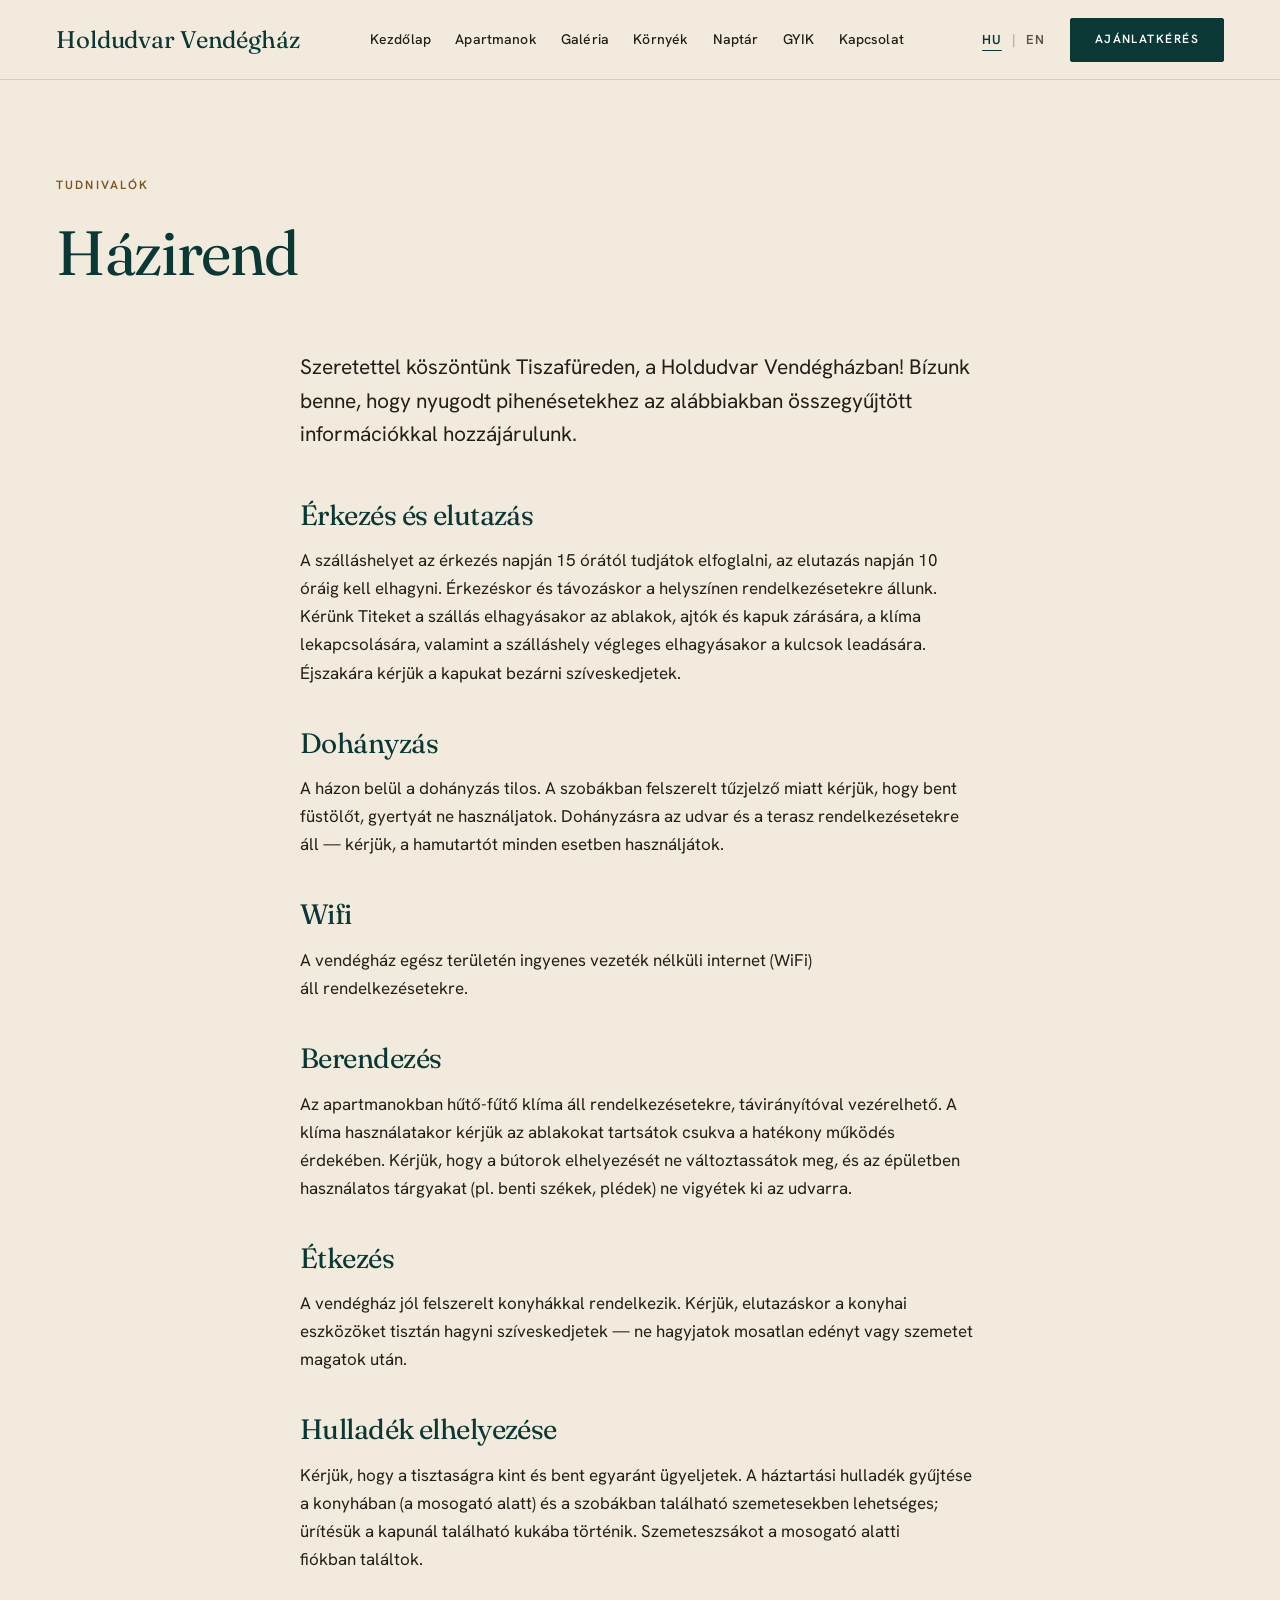
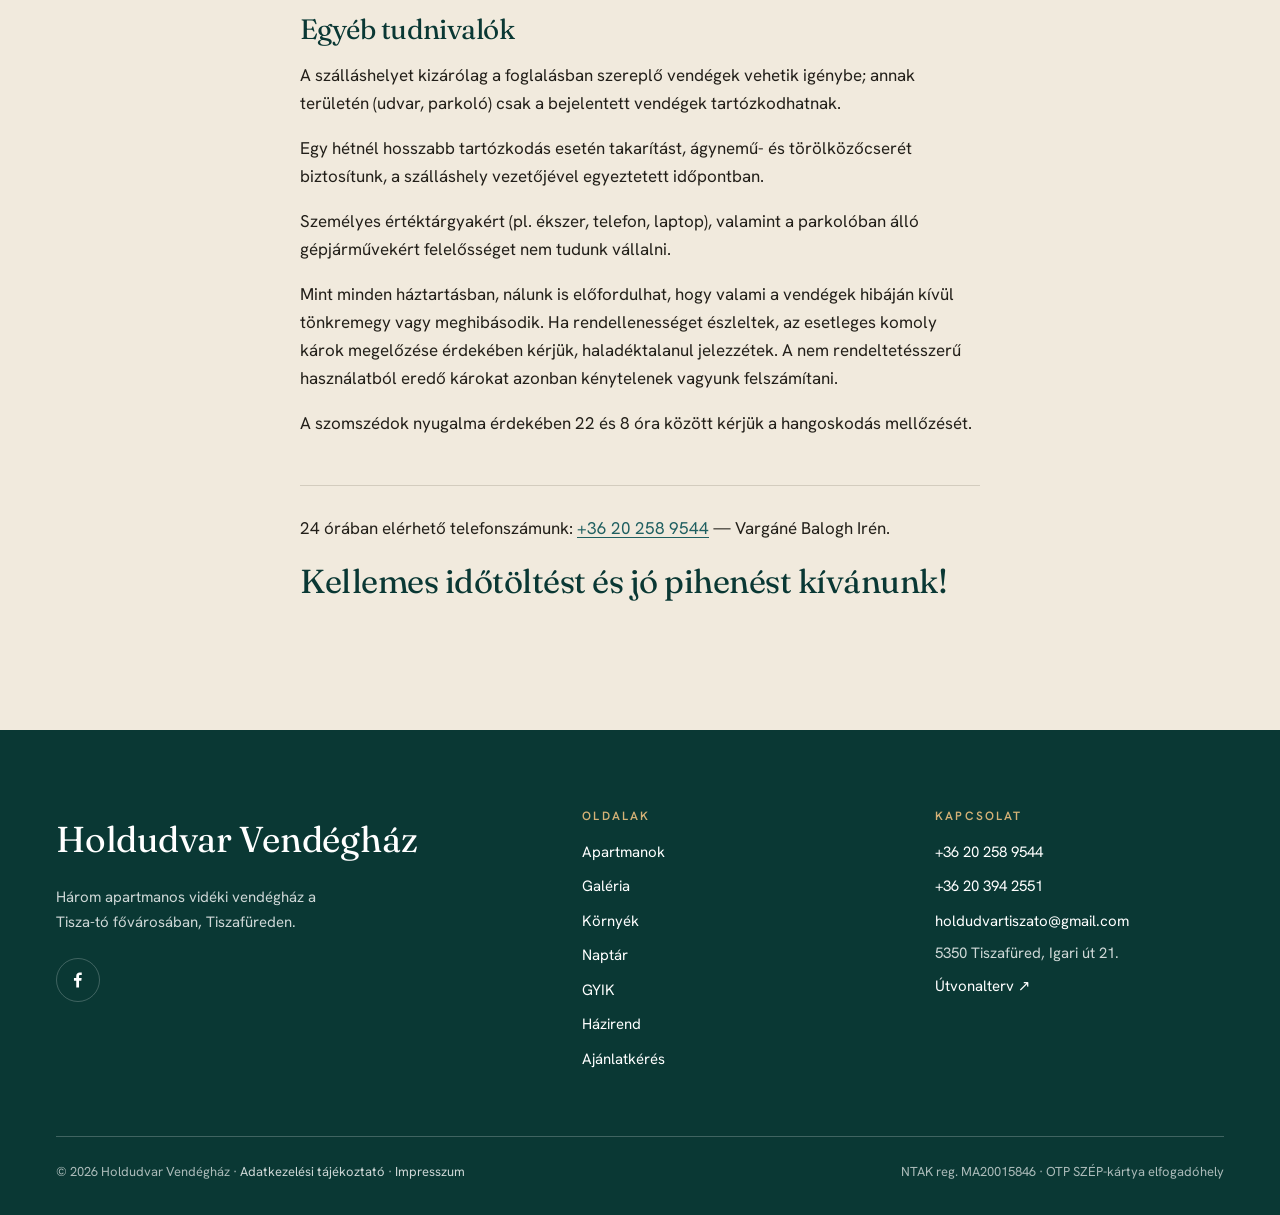
<file: hazirend.html>
<!DOCTYPE html>
<html lang="hu" data-lang="hu">
<head>
<meta charset="UTF-8">
<meta name="robots" content="noindex, nofollow">
<meta name="viewport" content="width=device-width, initial-scale=1.0">
<script>document.documentElement.classList.add('js');try{var l=localStorage.getItem('holdudvar_lang');if(l){document.documentElement.setAttribute('data-lang',l);document.documentElement.lang=l}}catch(e){}</script>
<link rel="icon" href="assets/favicon.svg" type="image/svg+xml">
<link rel="apple-touch-icon" href="assets/apple-touch-icon.png">
<meta name="theme-color" content="#0A3834">
<title>Házirend — Holdudvar Vendégház</title>
<meta name="description" content="A Holdudvar Vendégház házirendje: érkezés és elutazás, dohányzás, wifi, berendezés, étkezés, hulladék és a nyugodt pihenés tudnivalói Tiszafüreden.">
<link rel="preconnect" href="https://fonts.googleapis.com">
<link rel="preconnect" href="https://fonts.gstatic.com" crossorigin>
<link href="https://fonts.googleapis.com/css2?family=Fraunces:opsz,wght@9..144,300..500&family=Hanken+Grotesk:wght@400;500;600&display=swap" rel="stylesheet">
<link rel="stylesheet" href="assets/styles.css">
<meta property="og:type" content="website">
<meta property="og:site_name" content="Holdudvar Vendégház">
<meta property="og:locale" content="hu_HU">
<meta property="og:locale:alternate" content="en_GB">
<meta property="og:title" content="Házirend — Holdudvar Vendégház">
<meta property="og:description" content="A Holdudvar Vendégház házirendje: érkezés és elutazás, dohányzás, wifi, berendezés, étkezés, hulladék és a nyugodt pihenés tudnivalói Tiszafüreden.">
<meta property="og:url" content="https://holdudvarvendeghaz.hu/hazirend.html">
<meta property="og:image" content="https://holdudvarvendeghaz.hu/assets/img/og-image.jpg">
<meta property="og:image:width" content="1200">
<meta property="og:image:height" content="630">
<meta property="og:image:alt" content="Holdudvar Vendégház — udvar és gondozott kert Tiszafüreden">
<meta name="twitter:card" content="summary_large_image">
<meta name="twitter:title" content="Házirend — Holdudvar Vendégház">
<meta name="twitter:description" content="A Holdudvar Vendégház házirendje: érkezés és elutazás, dohányzás, wifi, berendezés, étkezés, hulladék és a nyugodt pihenés tudnivalói Tiszafüreden.">
<meta name="twitter:image" content="https://holdudvarvendeghaz.hu/assets/img/og-image.jpg">
<link rel="canonical" href="https://holdudvarvendeghaz.hu/hazirend.html">
</head>
<body class="inner">
<a class="skip-link" href="#main"><span data-lang-hu>Ugrás a tartalomhoz</span><span data-lang-en>Skip to content</span></a>

<header class="nav nav--solid">
  <div class="nav__inner">
    <a class="brand" href="index.html" aria-label="Holdudvar Vendégház"><span class="brand__name">Holdudvar Vendégház</span></a>
    <nav class="nav__links" data-i18n-label="Fő navigáció|Main navigation" aria-label="Fő navigáció">
      <a class="nav__link" href="index.html"><span data-lang-hu>Kezdőlap</span><span data-lang-en>Home</span></a>
      <a class="nav__link" href="apartmanok.html"><span data-lang-hu>Apartmanok</span><span data-lang-en>Apartments</span></a>
      <a class="nav__link" href="galeria.html"><span data-lang-hu>Galéria</span><span data-lang-en>Gallery</span></a>
      <a class="nav__link" href="kornyek.html"><span data-lang-hu>Környék</span><span data-lang-en>Surroundings</span></a>
      <a class="nav__link" href="naptar.html"><span data-lang-hu>Naptár</span><span data-lang-en>Calendar</span></a>
      <a class="nav__link" href="gyik.html"><span data-lang-hu>GYIK</span><span data-lang-en>FAQ</span></a>
      <a class="nav__link" href="foglalas.html"><span data-lang-hu>Kapcsolat</span><span data-lang-en>Contact</span></a>
    </nav>
    <div class="nav__right">
      <div class="lang-switch" role="group" aria-label="Nyelv / Language"><button type="button" data-lang-btn="hu" lang="hu" aria-pressed="true" aria-label="Magyar">HU</button><span aria-hidden="true">|</span><button type="button" data-lang-btn="en" lang="en" aria-pressed="false" aria-label="English">EN</button></div>
      <a class="btn btn--sm nav__cta" href="foglalas.html"><span data-lang-hu>Ajánlatkérés</span><span data-lang-en>Enquire</span></a>
      <button class="burger" type="button" data-i18n-label="Menü|Menu" aria-label="Menü" aria-expanded="false" aria-controls="mobile-menu"><span></span><span></span><span></span></button>
    </div>
  </div>
</header>

<div class="mobile-menu" id="mobile-menu" role="dialog" aria-modal="true" data-i18n-label="Menü|Menu" aria-label="Menü" aria-hidden="true">
  <div class="mobile-menu__top">
    <span class="brand__name">Holdudvar Vendégház</span>
    <button class="mobile-menu__close" type="button" data-close data-i18n-label="Menü bezárása|Close menu" aria-label="Menü bezárása"><svg viewBox="0 0 24 24" fill="none" stroke="currentColor" stroke-width="1.6" stroke-linecap="round" aria-hidden="true"><path d="M6 6l12 12M18 6 6 18"/></svg></button>
  </div>
  <nav class="mobile-menu__links" data-i18n-label="Menü|Menu" aria-label="Menü">
    <a href="index.html"><span data-lang-hu>Kezdőlap</span><span data-lang-en>Home</span></a>
    <a href="apartmanok.html"><span data-lang-hu>Apartmanok</span><span data-lang-en>Apartments</span></a>
    <a href="galeria.html"><span data-lang-hu>Galéria</span><span data-lang-en>Gallery</span></a>
    <a href="kornyek.html"><span data-lang-hu>Környék</span><span data-lang-en>Surroundings</span></a>
    <a href="naptar.html"><span data-lang-hu>Naptár</span><span data-lang-en>Calendar</span></a>
    <a href="gyik.html"><span data-lang-hu>GYIK</span><span data-lang-en>FAQ</span></a>
    <a href="foglalas.html"><span data-lang-hu>Kapcsolat</span><span data-lang-en>Contact</span></a>
    <a href="hazirend.html" aria-current="page"><span data-lang-hu>Házirend</span><span data-lang-en>House rules</span></a>
  </nav>
  <div class="mobile-menu__foot">
    <a class="btn btn--gold btn--block" href="foglalas.html"><span data-lang-hu>Ajánlatkérés</span><span data-lang-en>Request a quote</span> <span class="ar" aria-hidden="true">→</span></a>
    <p class="mobile-menu__tel"><span data-lang-hu>Telefon</span><span data-lang-en>Phone</span>: <a href="tel:+36202589544">+36 20 258 9544</a></p>
    <div class="lang-switch" role="group" aria-label="Nyelv / Language"><button type="button" data-lang-btn="hu" lang="hu" aria-pressed="true" aria-label="Magyar">HU</button><span aria-hidden="true">|</span><button type="button" data-lang-btn="en" lang="en" aria-pressed="false" aria-label="English">EN</button></div>
  </div>
</div>

<main id="main">

<header class="page-head wrap reveal in">
  <p class="eyebrow"><span data-lang-hu>Tudnivalók</span><span data-lang-en>Good to know</span></p>
  <h1 class="page-title"><span data-lang-hu>Házirend</span><span data-lang-en>House rules</span></h1>
</header>

<section class="section">
  <div class="wrap">
    <div class="maxch" style="margin:0 auto">

      <p class="lead reveal"><span data-lang-hu>Szeretettel köszöntünk Tiszafüreden, a Holdudvar Vendégházban! Bízunk benne, hogy nyugodt pihenésetekhez az alábbiakban összegyűjtött információkkal hozzájárulunk.</span><span data-lang-en>A warm welcome to Holdudvar Vendégház in Tiszafüred! We hope the information gathered below helps you enjoy a calm and restful stay.</span></p>

      <div class="reveal" style="margin-top:48px">
        <h2 class="h-sub"><span data-lang-hu>Érkezés és elutazás</span><span data-lang-en>Arrival and departure</span></h2>
        <p style="margin-top:14px"><span data-lang-hu>A szálláshelyet az érkezés napján 15 órától tudjátok elfoglalni, az elutazás napján 10 óráig kell elhagyni. Érkezéskor és távozáskor a helyszínen rendelkezésetekre állunk. Kérünk Titeket a szállás elhagyásakor az ablakok, ajtók és kapuk zárására, a klíma lekapcsolására, valamint a szálláshely végleges elhagyásakor a kulcsok leadására. Éjszakára kérjük a kapukat bezárni szíveskedjetek.</span><span data-lang-en>You can check in from 3 p.m. on the day of arrival, and please check out by 10 a.m. on the day of departure. We are on site to assist you on both arrival and departure. When leaving, please close the windows, doors and gates, switch off the air conditioning, and return the keys when you check out for good. Please keep the gates closed at night.</span></p>
      </div>

      <div class="reveal" style="margin-top:40px">
        <h2 class="h-sub"><span data-lang-hu>Dohányzás</span><span data-lang-en>Smoking</span></h2>
        <p style="margin-top:14px"><span data-lang-hu>A házon belül a dohányzás tilos. A szobákban felszerelt tűzjelző miatt kérjük, hogy bent füstölőt, gyertyát ne használjatok. Dohányzásra az udvar és a terasz rendelkezésetekre áll — kérjük, a hamutartót minden esetben használjátok.</span><span data-lang-en>Smoking is not allowed inside the house. Because of the smoke detectors fitted in the rooms, please do not use incense or candles indoors. You are welcome to smoke in the courtyard and on the terrace — please always use the ashtray.</span></p>
      </div>

      <div class="reveal" style="margin-top:40px">
        <h2 class="h-sub">Wifi</h2>
        <p style="margin-top:14px"><span data-lang-hu>A vendégház egész területén ingyenes vezeték nélküli internet (WiFi) áll rendelkezésetekre.</span><span data-lang-en>Free wireless internet (Wi-Fi) is available throughout the guesthouse.</span></p>
      </div>

      <div class="reveal" style="margin-top:40px">
        <h2 class="h-sub"><span data-lang-hu>Berendezés</span><span data-lang-en>Furnishings</span></h2>
        <p style="margin-top:14px"><span data-lang-hu>Az apartmanokban hűtő-fűtő klíma áll rendelkezésetekre, távirányítóval vezérelhető. A klíma használatakor kérjük az ablakokat tartsátok csukva a hatékony működés érdekében. Kérjük, hogy a bútorok elhelyezését ne változtassátok meg, és az épületben használatos tárgyakat (pl. benti székek, plédek) ne vigyétek ki az udvarra.</span><span data-lang-en>Each apartment has cooling/heating air conditioning, controlled by remote. For efficient operation, please keep the windows closed while it runs. Please do not rearrange the furniture, and do not take indoor items (e.g. indoor chairs, blankets) out to the courtyard.</span></p>
      </div>

      <div class="reveal" style="margin-top:40px">
        <h2 class="h-sub"><span data-lang-hu>Étkezés</span><span data-lang-en>Dining</span></h2>
        <p style="margin-top:14px"><span data-lang-hu>A vendégház jól felszerelt konyhákkal rendelkezik. Kérjük, elutazáskor a konyhai eszközöket tisztán hagyni szíveskedjetek — ne hagyjatok mosatlan edényt vagy szemetet magatok után.</span><span data-lang-en>The guesthouse has well-equipped kitchens. On departure, please leave the kitchen equipment clean — without unwashed dishes or rubbish left behind.</span></p>
      </div>

      <div class="reveal" style="margin-top:40px">
        <h2 class="h-sub"><span data-lang-hu>Hulladék elhelyezése</span><span data-lang-en>Waste disposal</span></h2>
        <p style="margin-top:14px"><span data-lang-hu>Kérjük, hogy a tisztaságra kint és bent egyaránt ügyeljetek. A háztartási hulladék gyűjtése a konyhában (a mosogató alatt) és a szobákban található szemetesekben lehetséges; ürítésük a kapunál található kukába történik. Szemeteszsákot a mosogató alatti fiókban találtok.</span><span data-lang-en>Please keep things tidy both inside and out. Household waste can be collected in the bins in the kitchen (under the sink) and in the rooms; empty them into the bin by the gate. You'll find rubbish bags in the drawer under the sink.</span></p>
      </div>

      <div class="reveal" style="margin-top:40px">
        <h2 class="h-sub"><span data-lang-hu>Egyéb tudnivalók</span><span data-lang-en>Other information</span></h2>
        <p style="margin-top:14px"><span data-lang-hu>A szálláshelyet kizárólag a foglalásban szereplő vendégek vehetik igénybe; annak területén (udvar, parkoló) csak a bejelentett vendégek tartózkodhatnak.</span><span data-lang-en>The accommodation may only be used by the guests named in the booking; only registered guests may stay on the premises (courtyard, car park).</span></p>
        <p><span data-lang-hu>Egy hétnél hosszabb tartózkodás esetén takarítást, ágynemű- és törölközőcserét biztosítunk, a szálláshely vezetőjével egyeztetett időpontban.</span><span data-lang-en>For stays longer than one week we provide cleaning and a change of bed linen and towels, at a time arranged with the host.</span></p>
        <p><span data-lang-hu>Személyes értéktárgyakért (pl. ékszer, telefon, laptop), valamint a parkolóban álló gépjárművekért felelősséget nem tudunk vállalni.</span><span data-lang-en>We cannot take responsibility for personal valuables (e.g. jewellery, phone, laptop) or for vehicles parked in the car park.</span></p>
        <p><span data-lang-hu>Mint minden háztartásban, nálunk is előfordulhat, hogy valami a vendégek hibáján kívül tönkremegy vagy meghibásodik. Ha rendellenességet észleltek, az esetleges komoly károk megelőzése érdekében kérjük, haladéktalanul jelezzétek. A nem rendeltetésszerű használatból eredő károkat azonban kénytelenek vagyunk felszámítani.</span><span data-lang-en>As in any household, something may break or stop working through no fault of the guests. If you notice anything wrong, please let us know straight away so we can prevent more serious damage. Damage caused by improper use, however, we have to charge for.</span></p>
        <p><span data-lang-hu>A szomszédok nyugalma érdekében 22 és 8 óra között kérjük a hangoskodás mellőzését.</span><span data-lang-en>Out of respect for the neighbours, please avoid loud noise between 10 p.m. and 8 a.m.</span></p>
      </div>

      <div class="reveal" style="margin-top:48px; padding-top:28px; border-top:1px solid var(--line)">
        <p><span data-lang-hu>24 órában elérhető telefonszámunk: <a href="tel:+36202589544">+36 20 258 9544</a> — Vargáné Balogh Irén.</span><span data-lang-en>Our 24-hour phone number: <a href="tel:+36202589544">+36 20 258 9544</a> — Irén Vargáné Balogh.</span></p>
        <p class="pull-quote" style="font-size:clamp(1.5rem,2.6vw,2.2rem); margin-top:18px"><span data-lang-hu>Kellemes időtöltést és jó pihenést kívánunk!</span><span data-lang-en>We wish you a pleasant and restful stay!</span></p>
      </div>

    </div>
  </div>
</section>

</main>

<footer class="footer">
  <div class="wrap">
    <div class="footer__grid">
      <div class="footer__brand">
        <span class="brand__name">Holdudvar Vendégház</span>
        <p><span data-lang-hu>Három apartmanos vidéki vendégház a Tisza-tó fővárosában, Tiszafüreden.</span><span data-lang-en>A three-apartment countryside guesthouse in Tiszafüred, the capital of Lake Tisza.</span></p>
        <a class="footer-social" href="https://www.facebook.com/holdudvarvendeghaz" target="_blank" rel="noopener noreferrer" data-i18n-label="Holdudvar a Facebookon|Holdudvar on Facebook" aria-label="Holdudvar a Facebookon"><svg viewBox="0 0 24 24" fill="currentColor" aria-hidden="true"><path d="M15.12 5.32H17V2.14A26.11 26.11 0 0 0 14.26 2c-2.72 0-4.58 1.66-4.58 4.7v2.6H6.61v3.56h3.07V22h3.68v-9.14h3.06l.46-3.56h-3.52V7c0-1.03.28-1.73 1.76-1.73z"/></svg></a>
      </div>
      <div class="footer__col">
        <h2 class="footer__h"><span data-lang-hu>Oldalak</span><span data-lang-en>Pages</span></h2>
        <ul>
          <li><a href="apartmanok.html"><span data-lang-hu>Apartmanok</span><span data-lang-en>Apartments</span></a></li>
          <li><a href="galeria.html"><span data-lang-hu>Galéria</span><span data-lang-en>Gallery</span></a></li>
          <li><a href="kornyek.html"><span data-lang-hu>Környék</span><span data-lang-en>Surroundings</span></a></li>
          <li><a href="naptar.html"><span data-lang-hu>Naptár</span><span data-lang-en>Calendar</span></a></li>
          <li><a href="gyik.html"><span data-lang-hu>GYIK</span><span data-lang-en>FAQ</span></a></li>
          <li><a href="hazirend.html"><span data-lang-hu>Házirend</span><span data-lang-en>House rules</span></a></li>
          <li><a href="foglalas.html"><span data-lang-hu>Ajánlatkérés</span><span data-lang-en>Enquiry</span></a></li>
        </ul>
      </div>
      <div class="footer__col">
        <h2 class="footer__h"><span data-lang-hu>Kapcsolat</span><span data-lang-en>Contact</span></h2>
        <ul>
          <li><a href="tel:+36202589544">+36 20 258 9544</a></li>
          <li><a href="tel:+36203942551">+36 20 394 2551</a></li>
          <li><a href="mailto:holdudvartiszato@gmail.com">holdudvartiszato@gmail.com</a></li>
          <li>5350 Tiszafüred, Igari út 21.</li>
          <li><a href="https://www.google.com/maps/search/?api=1&amp;query=Tiszaf%C3%BCred%20Igari%20%C3%BAt%2021" target="_blank" rel="noopener noreferrer"><span data-lang-hu>Útvonalterv</span><span data-lang-en>Directions</span> ↗</a></li>
        </ul>
      </div>
    </div>
    <div class="footer__bottom">
      <span>© 2026 Holdudvar Vendégház · <a href="adatkezeles.html"><span data-lang-hu>Adatkezelési tájékoztató</span><span data-lang-en>Privacy notice</span></a> · <a href="impresszum.html"><span data-lang-hu>Impresszum</span><span data-lang-en>Imprint</span></a></span>
      <span>NTAK reg. MA20015846 · <span data-lang-hu>OTP SZÉP-kártya elfogadóhely</span><span data-lang-en>OTP SZÉP card accepted</span></span>
    </div>
  </div>
</footer>

<script src="assets/site.js"></script>
</body>
</html>
</file>
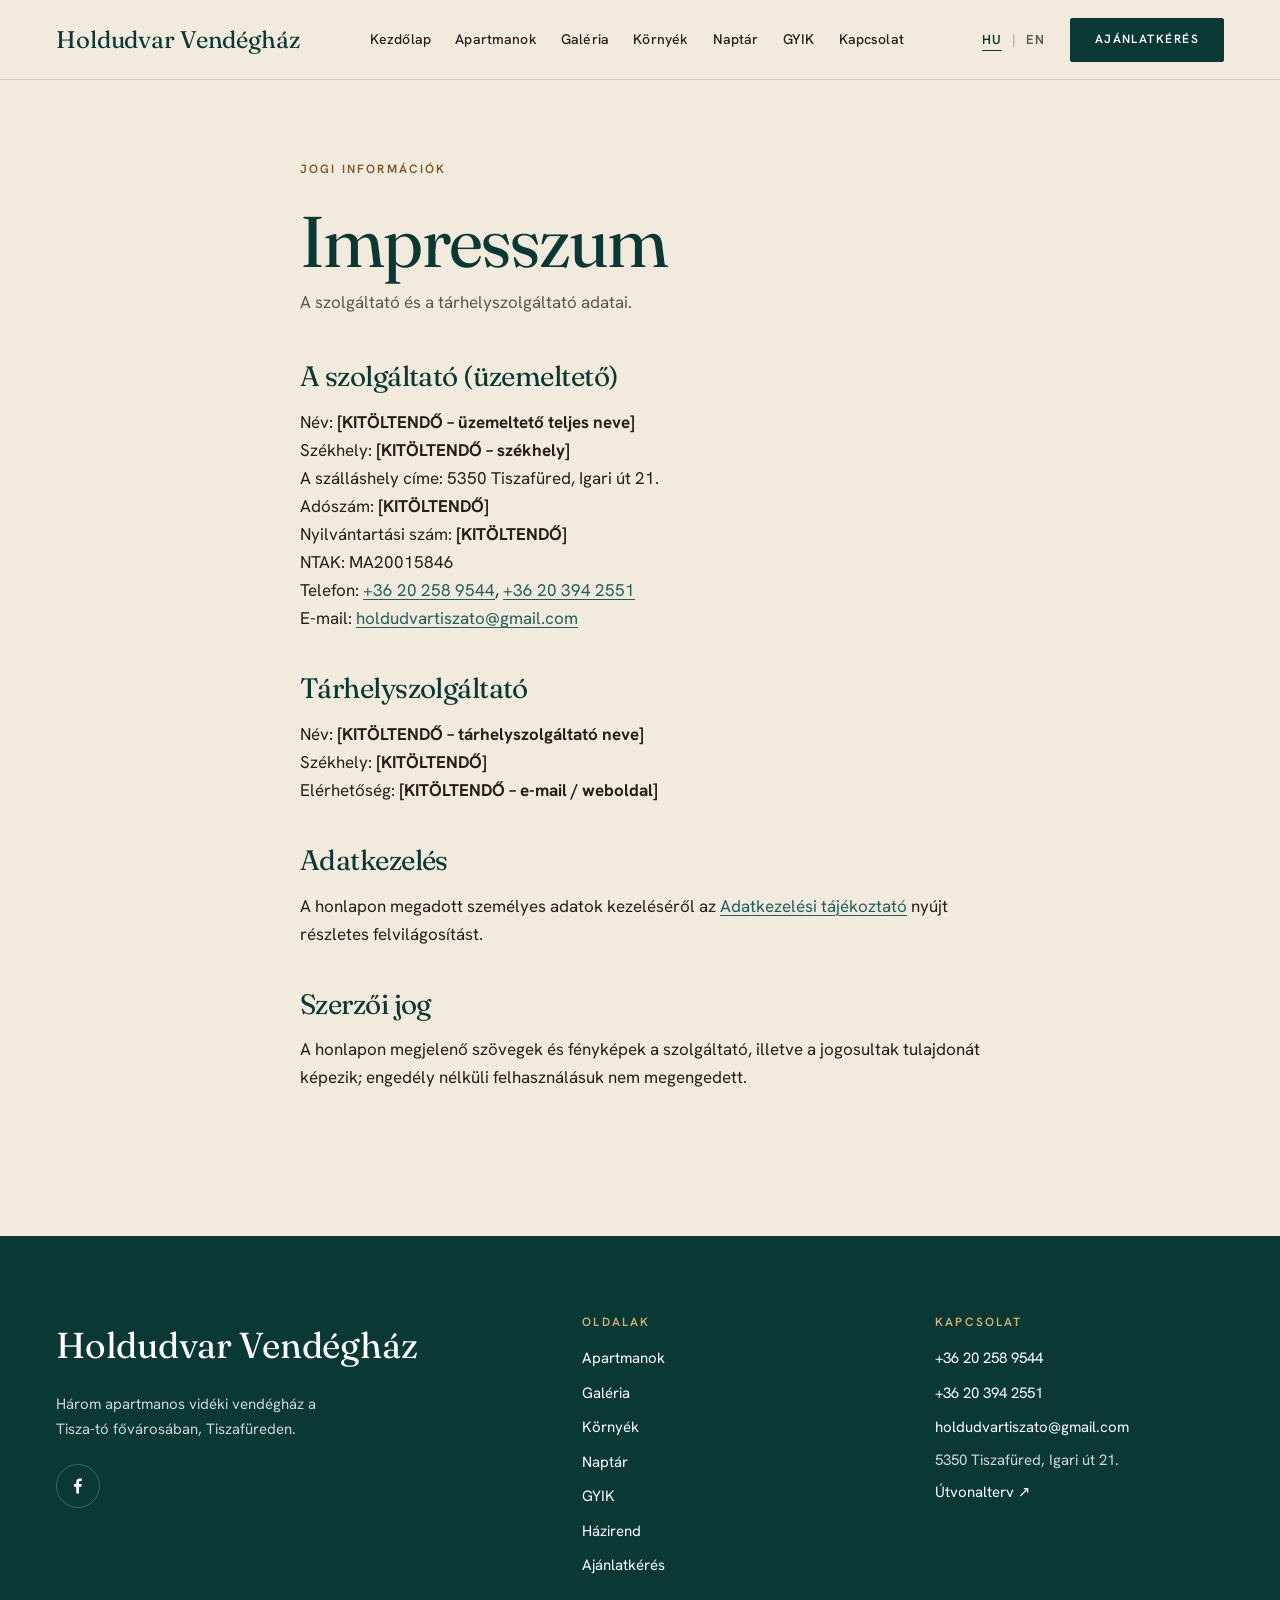
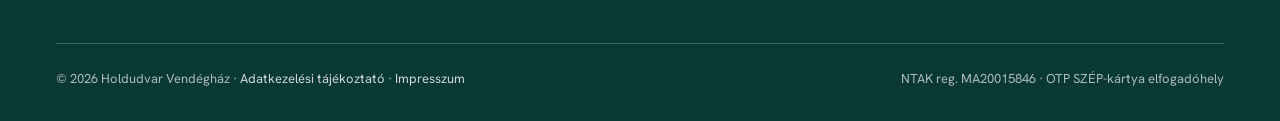
<file: impresszum.html>
<!DOCTYPE html>
<html lang="hu" data-lang="hu">
<head>
<meta charset="UTF-8">
<meta name="robots" content="noindex, nofollow">
<meta name="viewport" content="width=device-width, initial-scale=1.0">
<script>document.documentElement.classList.add('js');try{var l=localStorage.getItem('holdudvar_lang');if(l){document.documentElement.setAttribute('data-lang',l);document.documentElement.lang=l}}catch(e){}</script>
<link rel="icon" href="assets/favicon.svg" type="image/svg+xml">
<link rel="apple-touch-icon" href="assets/apple-touch-icon.png">
<meta name="theme-color" content="#0A3834">
<title>Impresszum — Holdudvar Vendégház</title>
<meta name="description" content="A Holdudvar Vendégház üzemeltetőjének és a honlap tárhelyszolgáltatójának adatai.">
<meta name="robots" content="noindex, follow">
<link rel="preconnect" href="https://fonts.googleapis.com">
<link rel="preconnect" href="https://fonts.gstatic.com" crossorigin>
<link href="https://fonts.googleapis.com/css2?family=Fraunces:opsz,wght@9..144,300..500&family=Hanken+Grotesk:wght@400;500;600&display=swap" rel="stylesheet">
<link rel="stylesheet" href="assets/styles.css">
<link rel="canonical" href="https://holdudvarvendeghaz.hu/impresszum.html">
</head>
<body class="inner">
<a class="skip-link" href="#main"><span data-lang-hu>Ugrás a tartalomhoz</span><span data-lang-en>Skip to content</span></a>

<header class="nav nav--solid">
  <div class="nav__inner">
    <a class="brand" href="index.html" aria-label="Holdudvar Vendégház"><span class="brand__name">Holdudvar Vendégház</span></a>
    <nav class="nav__links" data-i18n-label="Fő navigáció|Main navigation" aria-label="Fő navigáció">
      <a class="nav__link" href="index.html"><span data-lang-hu>Kezdőlap</span><span data-lang-en>Home</span></a>
      <a class="nav__link" href="apartmanok.html"><span data-lang-hu>Apartmanok</span><span data-lang-en>Apartments</span></a>
      <a class="nav__link" href="galeria.html"><span data-lang-hu>Galéria</span><span data-lang-en>Gallery</span></a>
      <a class="nav__link" href="kornyek.html"><span data-lang-hu>Környék</span><span data-lang-en>Surroundings</span></a>
      <a class="nav__link" href="naptar.html"><span data-lang-hu>Naptár</span><span data-lang-en>Calendar</span></a>
      <a class="nav__link" href="gyik.html"><span data-lang-hu>GYIK</span><span data-lang-en>FAQ</span></a>
      <a class="nav__link" href="foglalas.html"><span data-lang-hu>Kapcsolat</span><span data-lang-en>Contact</span></a>
    </nav>
    <div class="nav__right">
      <div class="lang-switch" role="group" aria-label="Nyelv / Language"><button type="button" data-lang-btn="hu" lang="hu" aria-pressed="true" aria-label="Magyar">HU</button><span aria-hidden="true">|</span><button type="button" data-lang-btn="en" lang="en" aria-pressed="false" aria-label="English">EN</button></div>
      <a class="btn btn--sm nav__cta" href="foglalas.html"><span data-lang-hu>Ajánlatkérés</span><span data-lang-en>Enquire</span></a>
      <button class="burger" type="button" data-i18n-label="Menü|Menu" aria-label="Menü" aria-expanded="false" aria-controls="mobile-menu"><span></span><span></span><span></span></button>
    </div>
  </div>
</header>

<div class="mobile-menu" id="mobile-menu" role="dialog" aria-modal="true" data-i18n-label="Menü|Menu" aria-label="Menü" aria-hidden="true">
  <div class="mobile-menu__top">
    <span class="brand__name">Holdudvar Vendégház</span>
    <button class="mobile-menu__close" type="button" data-close data-i18n-label="Menü bezárása|Close menu" aria-label="Menü bezárása"><svg viewBox="0 0 24 24" fill="none" stroke="currentColor" stroke-width="1.6" stroke-linecap="round" aria-hidden="true"><path d="M6 6l12 12M18 6 6 18"/></svg></button>
  </div>
  <nav class="mobile-menu__links" data-i18n-label="Menü|Menu" aria-label="Menü">
    <a href="index.html"><span data-lang-hu>Kezdőlap</span><span data-lang-en>Home</span></a>
    <a href="apartmanok.html"><span data-lang-hu>Apartmanok</span><span data-lang-en>Apartments</span></a>
    <a href="galeria.html"><span data-lang-hu>Galéria</span><span data-lang-en>Gallery</span></a>
    <a href="kornyek.html"><span data-lang-hu>Környék</span><span data-lang-en>Surroundings</span></a>
    <a href="naptar.html"><span data-lang-hu>Naptár</span><span data-lang-en>Calendar</span></a>
    <a href="gyik.html"><span data-lang-hu>GYIK</span><span data-lang-en>FAQ</span></a>
    <a href="foglalas.html"><span data-lang-hu>Kapcsolat</span><span data-lang-en>Contact</span></a>
    <a href="hazirend.html"><span data-lang-hu>Házirend</span><span data-lang-en>House rules</span></a>
  </nav>
  <div class="mobile-menu__foot">
    <a class="btn btn--gold btn--block" href="foglalas.html"><span data-lang-hu>Ajánlatkérés</span><span data-lang-en>Request a quote</span> <span class="ar" aria-hidden="true">→</span></a>
    <p class="mobile-menu__tel"><span data-lang-hu>Telefon</span><span data-lang-en>Phone</span>: <a href="tel:+36202589544">+36 20 258 9544</a></p>
    <div class="lang-switch" role="group" aria-label="Nyelv / Language"><button type="button" data-lang-btn="hu" lang="hu" aria-pressed="true" aria-label="Magyar">HU</button><span aria-hidden="true">|</span><button type="button" data-lang-btn="en" lang="en" aria-pressed="false" aria-label="English">EN</button></div>
  </div>
</div>

<main id="main">

<section class="section">
  <div class="wrap">
    <div class="maxch" style="margin:0 auto">

      <p class="eyebrow"><span data-lang-hu>Jogi információk</span><span data-lang-en>Legal</span></p>
      <h1 style="margin-top:10px"><span data-lang-hu>Impresszum</span><span data-lang-en>Imprint</span></h1>
      <p class="muted" style="margin-top:10px"><span data-lang-hu>A szolgáltató és a tárhelyszolgáltató adatai.</span><span data-lang-en>Service provider and hosting details.</span></p>

      <div class="reveal" style="margin-top:44px">
        <h2 class="h-sub"><span data-lang-hu>A szolgáltató (üzemeltető)</span><span data-lang-en>Service provider</span></h2>
        <p style="margin-top:14px">
          <span data-lang-hu>Név:</span><span data-lang-en>Name:</span> <strong>[KITÖLTENDŐ – üzemeltető teljes neve]</strong><br>
          <span data-lang-hu>Székhely:</span><span data-lang-en>Registered seat:</span> <strong>[KITÖLTENDŐ – székhely]</strong><br>
          <span data-lang-hu>A szálláshely címe:</span><span data-lang-en>Accommodation address:</span> 5350 Tiszafüred, Igari út 21.<br>
          <span data-lang-hu>Adószám:</span><span data-lang-en>Tax number:</span> <strong>[KITÖLTENDŐ]</strong><br>
          <span data-lang-hu>Nyilvántartási szám:</span><span data-lang-en>Registration number:</span> <strong>[KITÖLTENDŐ]</strong><br>
          NTAK: MA20015846<br>
          <span data-lang-hu>Telefon:</span><span data-lang-en>Phone:</span> <a href="tel:+36202589544">+36 20 258 9544</a>, <a href="tel:+36203942551">+36 20 394 2551</a><br>
          E-mail: <a href="mailto:holdudvartiszato@gmail.com">holdudvartiszato@gmail.com</a>
        </p>
      </div>

      <div class="reveal" style="margin-top:40px">
        <h2 class="h-sub"><span data-lang-hu>Tárhelyszolgáltató</span><span data-lang-en>Hosting provider</span></h2>
        <p style="margin-top:14px">
          <span data-lang-hu>Név:</span><span data-lang-en>Name:</span> <strong>[KITÖLTENDŐ – tárhelyszolgáltató neve]</strong><br>
          <span data-lang-hu>Székhely:</span><span data-lang-en>Address:</span> <strong>[KITÖLTENDŐ]</strong><br>
          <span data-lang-hu>Elérhetőség:</span><span data-lang-en>Contact:</span> <strong>[KITÖLTENDŐ – e-mail / weboldal]</strong>
        </p>
      </div>

      <div class="reveal" style="margin-top:40px">
        <h2 class="h-sub"><span data-lang-hu>Adatkezelés</span><span data-lang-en>Data processing</span></h2>
        <p style="margin-top:14px"><span data-lang-hu>A honlapon megadott személyes adatok kezeléséről az <a href="adatkezeles.html">Adatkezelési tájékoztató</a> nyújt részletes felvilágosítást.</span><span data-lang-en>Details of how personal data submitted on this website is handled are set out in the <a href="adatkezeles.html">Privacy notice</a>.</span></p>
      </div>

      <div class="reveal" style="margin-top:40px">
        <h2 class="h-sub"><span data-lang-hu>Szerzői jog</span><span data-lang-en>Copyright</span></h2>
        <p style="margin-top:14px"><span data-lang-hu>A honlapon megjelenő szövegek és fényképek a szolgáltató, illetve a jogosultak tulajdonát képezik; engedély nélküli felhasználásuk nem megengedett.</span><span data-lang-en>The texts and photographs on this website are the property of the service provider or the respective rightholders; their use without permission is not allowed.</span></p>
      </div>

    </div>
  </div>
</section>

</main>

<footer class="footer">
  <div class="wrap">
    <div class="footer__grid">
      <div class="footer__brand">
        <span class="brand__name">Holdudvar Vendégház</span>
        <p><span data-lang-hu>Három apartmanos vidéki vendégház a Tisza-tó fővárosában, Tiszafüreden.</span><span data-lang-en>A three-apartment countryside guesthouse in Tiszafüred, the capital of Lake Tisza.</span></p>
        <a class="footer-social" href="https://www.facebook.com/holdudvarvendeghaz" target="_blank" rel="noopener noreferrer" data-i18n-label="Holdudvar a Facebookon|Holdudvar on Facebook" aria-label="Holdudvar a Facebookon"><svg viewBox="0 0 24 24" fill="currentColor" aria-hidden="true"><path d="M15.12 5.32H17V2.14A26.11 26.11 0 0 0 14.26 2c-2.72 0-4.58 1.66-4.58 4.7v2.6H6.61v3.56h3.07V22h3.68v-9.14h3.06l.46-3.56h-3.52V7c0-1.03.28-1.73 1.76-1.73z"/></svg></a>
      </div>
      <div class="footer__col">
        <h2 class="footer__h"><span data-lang-hu>Oldalak</span><span data-lang-en>Pages</span></h2>
        <ul>
          <li><a href="apartmanok.html"><span data-lang-hu>Apartmanok</span><span data-lang-en>Apartments</span></a></li>
          <li><a href="galeria.html"><span data-lang-hu>Galéria</span><span data-lang-en>Gallery</span></a></li>
          <li><a href="kornyek.html"><span data-lang-hu>Környék</span><span data-lang-en>Surroundings</span></a></li>
          <li><a href="naptar.html"><span data-lang-hu>Naptár</span><span data-lang-en>Calendar</span></a></li>
          <li><a href="gyik.html"><span data-lang-hu>GYIK</span><span data-lang-en>FAQ</span></a></li>
          <li><a href="hazirend.html"><span data-lang-hu>Házirend</span><span data-lang-en>House rules</span></a></li>
          <li><a href="foglalas.html"><span data-lang-hu>Ajánlatkérés</span><span data-lang-en>Enquiry</span></a></li>
        </ul>
      </div>
      <div class="footer__col">
        <h2 class="footer__h"><span data-lang-hu>Kapcsolat</span><span data-lang-en>Contact</span></h2>
        <ul>
          <li><a href="tel:+36202589544">+36 20 258 9544</a></li>
          <li><a href="tel:+36203942551">+36 20 394 2551</a></li>
          <li><a href="mailto:holdudvartiszato@gmail.com">holdudvartiszato@gmail.com</a></li>
          <li>5350 Tiszafüred, Igari út 21.</li>
          <li><a href="https://www.google.com/maps/search/?api=1&amp;query=Tiszaf%C3%BCred%20Igari%20%C3%BAt%2021" target="_blank" rel="noopener noreferrer"><span data-lang-hu>Útvonalterv</span><span data-lang-en>Directions</span> ↗</a></li>
        </ul>
      </div>
    </div>
    <div class="footer__bottom">
      <span>© 2026 Holdudvar Vendégház · <a href="adatkezeles.html"><span data-lang-hu>Adatkezelési tájékoztató</span><span data-lang-en>Privacy notice</span></a> · <a href="impresszum.html"><span data-lang-hu>Impresszum</span><span data-lang-en>Imprint</span></a></span>
      <span>NTAK reg. MA20015846 · <span data-lang-hu>OTP SZÉP-kártya elfogadóhely</span><span data-lang-en>OTP SZÉP card accepted</span></span>
    </div>
  </div>
</footer>

<script src="assets/site.js"></script>
</body>
</html>
</file>
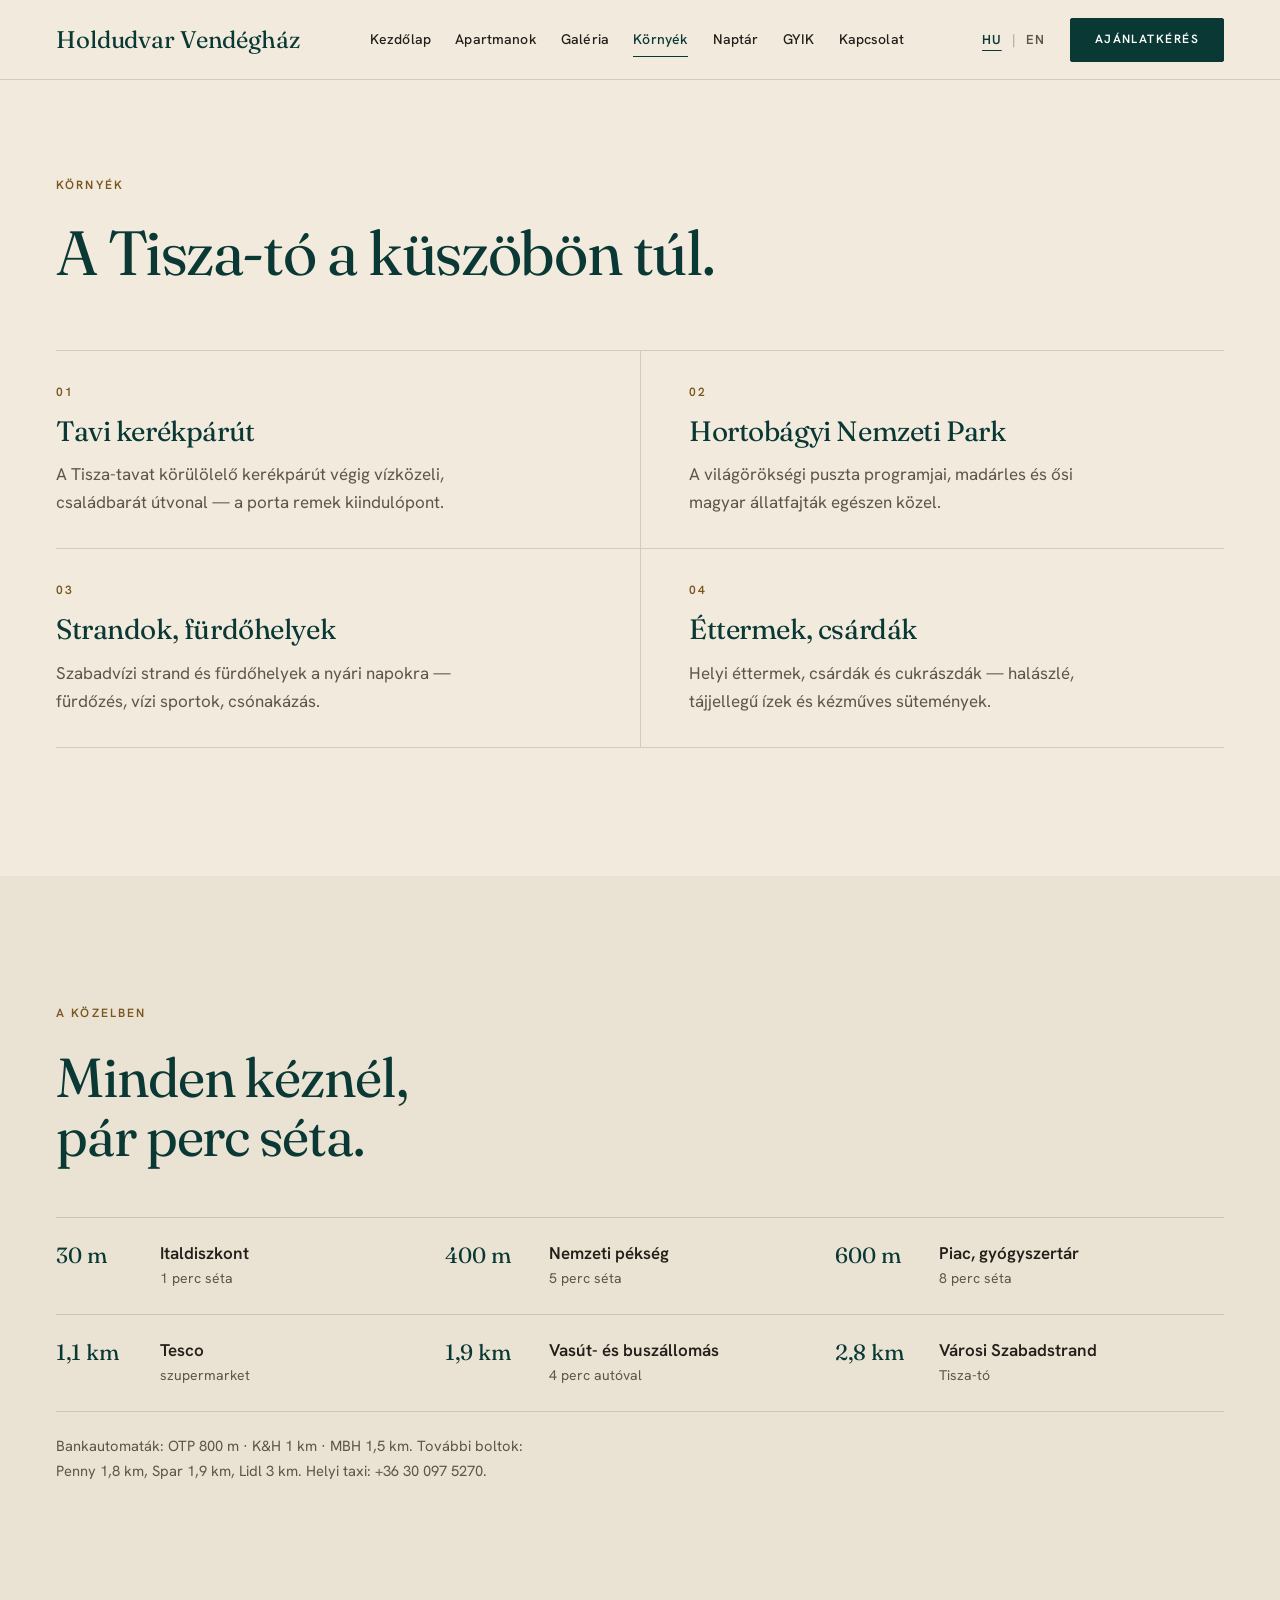
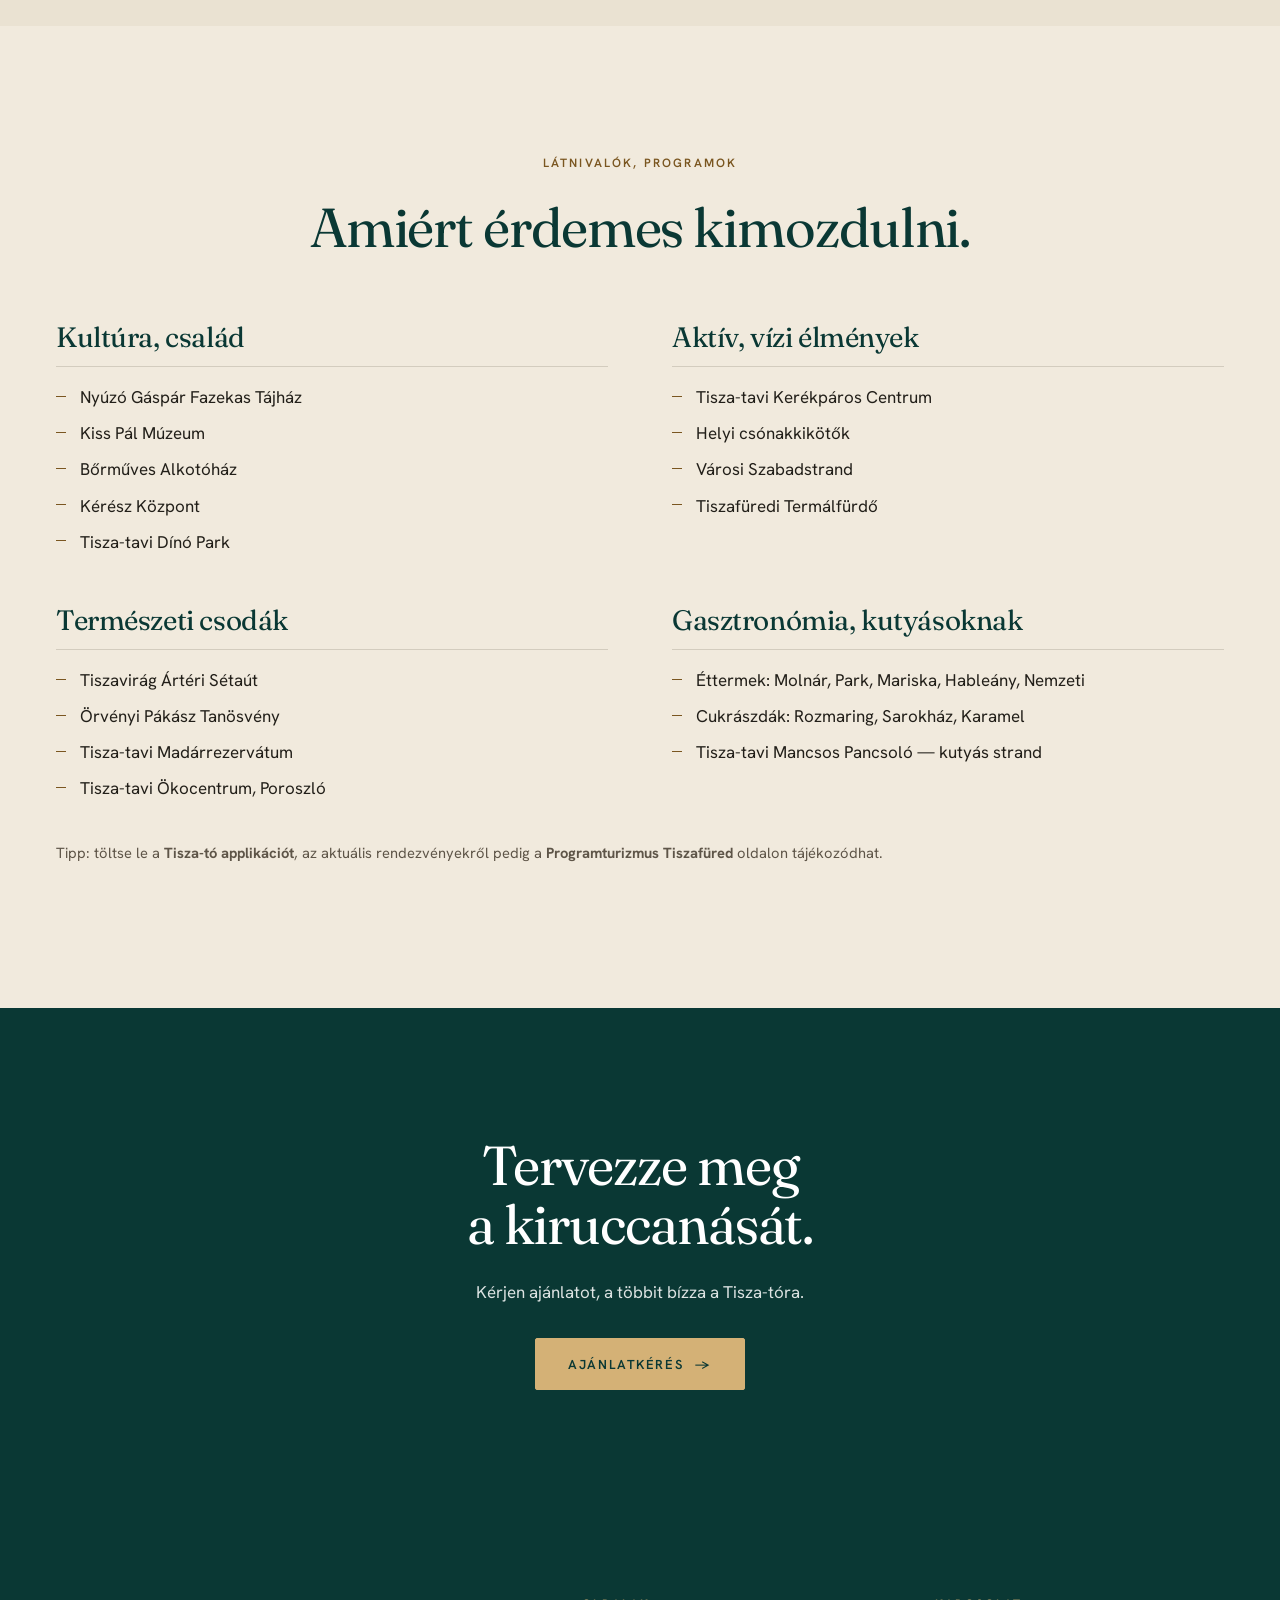
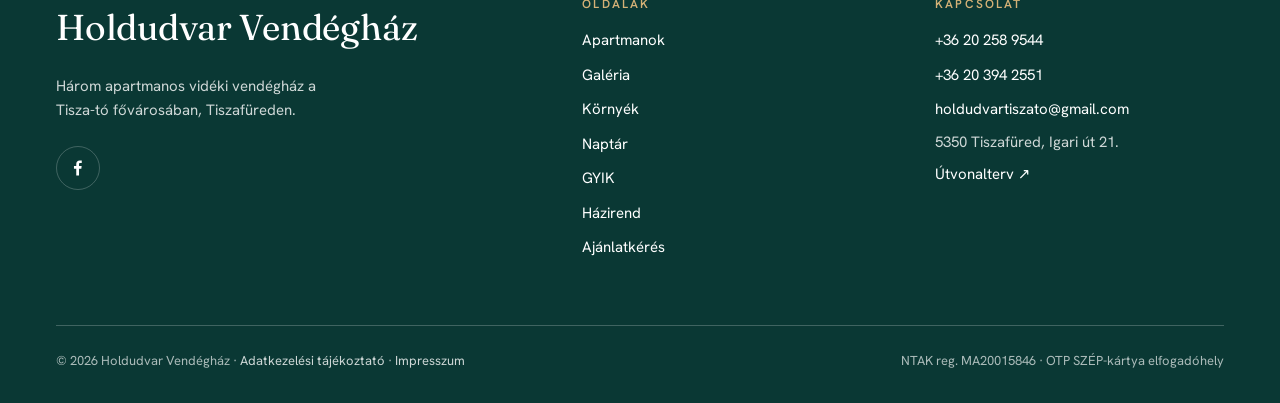
<file: kornyek.html>
<!DOCTYPE html>
<html lang="hu" data-lang="hu">
<head>
<meta charset="UTF-8">
<meta name="robots" content="noindex, nofollow">
<meta name="viewport" content="width=device-width, initial-scale=1.0">
<script>document.documentElement.classList.add('js');try{var l=localStorage.getItem('holdudvar_lang');if(l){document.documentElement.setAttribute('data-lang',l);document.documentElement.lang=l}}catch(e){}</script>
<link rel="icon" href="assets/favicon.svg" type="image/svg+xml">
<link rel="apple-touch-icon" href="assets/apple-touch-icon.png">
<meta name="theme-color" content="#0A3834">
<title>Környék, élmények — Holdudvar Vendégház</title>
<meta name="description" content="Tiszafüred és a Tisza-tó régiója: tavi kerékpárút, Hortobágyi Nemzeti Park, strandok, helyi éttermek és csárdák.">
<link rel="preconnect" href="https://fonts.googleapis.com">
<link rel="preconnect" href="https://fonts.gstatic.com" crossorigin>
<link href="https://fonts.googleapis.com/css2?family=Fraunces:opsz,wght@9..144,300..500&family=Hanken+Grotesk:wght@400;500;600&display=swap" rel="stylesheet">
<link rel="stylesheet" href="assets/styles.css">
<meta property="og:type" content="website">
<meta property="og:site_name" content="Holdudvar Vendégház">
<meta property="og:locale" content="hu_HU">
<meta property="og:locale:alternate" content="en_GB">
<meta property="og:title" content="Környék, élmények — Holdudvar Vendégház">
<meta property="og:description" content="Tiszafüred és a Tisza-tó régiója: tavi kerékpárút, Hortobágyi Nemzeti Park, strandok, helyi éttermek és csárdák.">
<meta property="og:url" content="https://holdudvarvendeghaz.hu/kornyek.html">
<meta property="og:image" content="https://holdudvarvendeghaz.hu/assets/img/og-image.jpg">
<meta property="og:image:width" content="1200">
<meta property="og:image:height" content="630">
<meta property="og:image:alt" content="Holdudvar Vendégház — udvar és gondozott kert Tiszafüreden">
<meta name="twitter:card" content="summary_large_image">
<meta name="twitter:title" content="Környék, élmények — Holdudvar Vendégház">
<meta name="twitter:description" content="Tiszafüred és a Tisza-tó régiója: tavi kerékpárút, Hortobágyi Nemzeti Park, strandok, helyi éttermek és csárdák.">
<meta name="twitter:image" content="https://holdudvarvendeghaz.hu/assets/img/og-image.jpg">
<link rel="canonical" href="https://holdudvarvendeghaz.hu/kornyek.html">
</head>
<body class="inner">
<a class="skip-link" href="#main"><span data-lang-hu>Ugrás a tartalomhoz</span><span data-lang-en>Skip to content</span></a>

<header class="nav nav--solid">
  <div class="nav__inner">
    <a class="brand" href="index.html" aria-label="Holdudvar Vendégház"><span class="brand__name">Holdudvar Vendégház</span></a>
    <nav class="nav__links" data-i18n-label="Fő navigáció|Main navigation" aria-label="Fő navigáció">
      <a class="nav__link" href="index.html"><span data-lang-hu>Kezdőlap</span><span data-lang-en>Home</span></a>
      <a class="nav__link" href="apartmanok.html"><span data-lang-hu>Apartmanok</span><span data-lang-en>Apartments</span></a>
      <a class="nav__link" href="galeria.html"><span data-lang-hu>Galéria</span><span data-lang-en>Gallery</span></a>
      <a class="nav__link" href="kornyek.html" aria-current="page"><span data-lang-hu>Környék</span><span data-lang-en>Surroundings</span></a>
      <a class="nav__link" href="naptar.html"><span data-lang-hu>Naptár</span><span data-lang-en>Calendar</span></a>
      <a class="nav__link" href="gyik.html"><span data-lang-hu>GYIK</span><span data-lang-en>FAQ</span></a>
      <a class="nav__link" href="foglalas.html"><span data-lang-hu>Kapcsolat</span><span data-lang-en>Contact</span></a>
    </nav>
    <div class="nav__right">
      <div class="lang-switch" role="group" aria-label="Nyelv / Language"><button type="button" data-lang-btn="hu" lang="hu" aria-pressed="true" aria-label="Magyar">HU</button><span aria-hidden="true">|</span><button type="button" data-lang-btn="en" lang="en" aria-pressed="false" aria-label="English">EN</button></div>
      <a class="btn btn--sm nav__cta" href="foglalas.html"><span data-lang-hu>Ajánlatkérés</span><span data-lang-en>Enquire</span></a>
      <button class="burger" type="button" data-i18n-label="Menü|Menu" aria-label="Menü" aria-expanded="false" aria-controls="mobile-menu"><span></span><span></span><span></span></button>
    </div>
  </div>
</header>

<div class="mobile-menu" id="mobile-menu" role="dialog" aria-modal="true" data-i18n-label="Menü|Menu" aria-label="Menü" aria-hidden="true">
  <div class="mobile-menu__top">
    <span class="brand__name">Holdudvar Vendégház</span>
    <button class="mobile-menu__close" type="button" data-close data-i18n-label="Menü bezárása|Close menu" aria-label="Menü bezárása"><svg viewBox="0 0 24 24" fill="none" stroke="currentColor" stroke-width="1.6" stroke-linecap="round" aria-hidden="true"><path d="M6 6l12 12M18 6 6 18"/></svg></button>
  </div>
  <nav class="mobile-menu__links" data-i18n-label="Menü|Menu" aria-label="Menü">
    <a href="index.html"><span data-lang-hu>Kezdőlap</span><span data-lang-en>Home</span></a>
    <a href="apartmanok.html"><span data-lang-hu>Apartmanok</span><span data-lang-en>Apartments</span></a>
    <a href="galeria.html"><span data-lang-hu>Galéria</span><span data-lang-en>Gallery</span></a>
    <a href="kornyek.html" aria-current="page"><span data-lang-hu>Környék</span><span data-lang-en>Surroundings</span></a>
    <a href="naptar.html"><span data-lang-hu>Naptár</span><span data-lang-en>Calendar</span></a>
    <a href="gyik.html"><span data-lang-hu>GYIK</span><span data-lang-en>FAQ</span></a>
    <a href="foglalas.html"><span data-lang-hu>Kapcsolat</span><span data-lang-en>Contact</span></a>
    <a href="hazirend.html"><span data-lang-hu>Házirend</span><span data-lang-en>House rules</span></a>
  </nav>
  <div class="mobile-menu__foot">
    <a class="btn btn--gold btn--block" href="foglalas.html"><span data-lang-hu>Ajánlatkérés</span><span data-lang-en>Request a quote</span> <span class="ar" aria-hidden="true">→</span></a>
    <p class="mobile-menu__tel"><span data-lang-hu>Telefon</span><span data-lang-en>Phone</span>: <a href="tel:+36202589544">+36 20 258 9544</a></p>
    <div class="lang-switch" role="group" aria-label="Nyelv / Language"><button type="button" data-lang-btn="hu" lang="hu" aria-pressed="true" aria-label="Magyar">HU</button><span aria-hidden="true">|</span><button type="button" data-lang-btn="en" lang="en" aria-pressed="false" aria-label="English">EN</button></div>
  </div>
</div>

<main id="main">

<header class="page-head wrap reveal in">
  <p class="eyebrow"><span data-lang-hu>Környék</span><span data-lang-en>Surroundings</span></p>
  <h1 class="page-title"><span data-lang-hu>A Tisza-tó a küszöbön túl.</span><span data-lang-en>Lake Tisza, beyond the gate.</span></h1>
</header>

<section class="section">
  <div class="wrap">
    <div class="exp-grid">
      <article class="exp reveal">
        <span class="exp__k">01</span>
        <h3><span data-lang-hu>Tavi kerékpárút</span><span data-lang-en>Lakeside cycle path</span></h3>
        <p class="muted"><span data-lang-hu>A Tisza-tavat körülölelő kerékpárút végig vízközeli, családbarát útvonal — a porta remek kiindulópont.</span><span data-lang-en>The cycle path encircling Lake Tisza runs close to the water — a family-friendly route, with the estate a great starting point.</span></p>
      </article>
      <article class="exp reveal" data-delay="1">
        <span class="exp__k">02</span>
        <h3><span data-lang-hu>Hortobágyi Nemzeti Park</span><span data-lang-en>Hortobágy National Park</span></h3>
        <p class="muted"><span data-lang-hu>A világörökségi puszta programjai, madárles és ősi magyar állatfajták egészen közel.</span><span data-lang-en>The World Heritage puszta's programmes, birdwatching and ancient Hungarian breeds, all close by.</span></p>
      </article>
      <article class="exp reveal" data-delay="2">
        <span class="exp__k">03</span>
        <h3><span data-lang-hu>Strandok, fürdőhelyek</span><span data-lang-en>Beaches, bathing spots</span></h3>
        <p class="muted"><span data-lang-hu>Szabadvízi strand és fürdőhelyek a nyári napokra — fürdőzés, vízi sportok, csónakázás.</span><span data-lang-en>Open-water beaches and bathing spots for summer days — swimming, watersports and boating.</span></p>
      </article>
      <article class="exp reveal" data-delay="3">
        <span class="exp__k">04</span>
        <h3><span data-lang-hu>Éttermek, csárdák</span><span data-lang-en>Restaurants, inns</span></h3>
        <p class="muted"><span data-lang-hu>Helyi éttermek, csárdák és cukrászdák — halászlé, tájjellegű ízek és kézműves sütemények.</span><span data-lang-en>Local restaurants, inns and patisseries — fisherman's soup, regional flavours and artisan pastries.</span></p>
      </article>
    </div>
  </div>
</section>

<!-- NEARBY DISTANCES -->
<section class="section section--white">
  <div class="wrap">
    <div class="reveal" style="margin-bottom:clamp(36px,4vw,56px); max-width:60ch">
      <span class="eyebrow"><span data-lang-hu>A közelben</span><span data-lang-en>Within reach</span></span>
      <h2><span data-lang-hu>Minden kéznél, pár perc séta.</span><span data-lang-en>Everything a short walk away.</span></h2>
    </div>
    <div class="near-grid reveal">
      <div class="near-item"><span class="near-item__d">30 m</span><span class="near-item__n"><span data-lang-hu>Italdiszkont</span><span data-lang-en>Drinks shop</span></span><span class="near-item__t">1 <span data-lang-hu>perc séta</span><span data-lang-en>min walk</span></span></div>
      <div class="near-item"><span class="near-item__d">400 m</span><span class="near-item__n"><span data-lang-hu>Nemzeti pékség</span><span data-lang-en>Nemzeti bakery</span></span><span class="near-item__t">5 <span data-lang-hu>perc séta</span><span data-lang-en>min walk</span></span></div>
      <div class="near-item"><span class="near-item__d">600 m</span><span class="near-item__n"><span data-lang-hu>Piac, gyógyszertár</span><span data-lang-en>Market, pharmacy</span></span><span class="near-item__t">8 <span data-lang-hu>perc séta</span><span data-lang-en>min walk</span></span></div>
      <div class="near-item"><span class="near-item__d">1,1 km</span><span class="near-item__n">Tesco</span><span class="near-item__t"><span data-lang-hu>szupermarket</span><span data-lang-en>supermarket</span></span></div>
      <div class="near-item"><span class="near-item__d">1,9 km</span><span class="near-item__n"><span data-lang-hu>Vasút- és buszállomás</span><span data-lang-en>Train, bus station</span></span><span class="near-item__t">4 <span data-lang-hu>perc autóval</span><span data-lang-en>min by car</span></span></div>
      <div class="near-item"><span class="near-item__d">2,8 km</span><span class="near-item__n"><span data-lang-hu>Városi Szabadstrand</span><span data-lang-en>City beach</span></span><span class="near-item__t"><span data-lang-hu>Tisza-tó</span><span data-lang-en>Lake Tisza</span></span></div>
    </div>
    <p class="muted reveal" style="margin-top:22px; font-size:0.92rem; max-width:62ch"><span data-lang-hu>Bankautomaták: OTP 800 m · K&amp;H 1 km · MBH 1,5 km. További boltok: Penny 1,8 km, Spar 1,9 km, Lidl 3 km. Helyi taxi: +36 30 097 5270.</span><span data-lang-en>ATMs: OTP 800 m · K&amp;H 1 km · MBH 1.5 km. More shops: Penny 1.8 km, Spar 1.9 km, Lidl 3 km. Local taxi: +36 30 097 5270.</span></p>
  </div>
</section>

<!-- SIGHTS -->
<section class="section">
  <div class="wrap">
    <div class="center reveal" style="margin-bottom:clamp(40px,5vw,64px)">
      <span class="eyebrow eyebrow--center"><span data-lang-hu>Látnivalók, programok</span><span data-lang-en>Sights, activities</span></span>
      <h2 style="max-width:20ch; margin:0 auto"><span data-lang-hu>Amiért érdemes kimozdulni.</span><span data-lang-en>Worth stepping out for.</span></h2>
    </div>
    <div class="sights-grid">
      <div class="sights-col reveal">
        <h3><span data-lang-hu>Kultúra, család</span><span data-lang-en>Culture, family</span></h3>
        <ul>
          <li>Nyúzó Gáspár Fazekas Tájház</li>
          <li>Kiss Pál Múzeum</li>
          <li><span data-lang-hu>Bőrműves Alkotóház</span><span data-lang-en>Leatherwork Studio House</span></li>
          <li>Kérész Központ</li>
          <li><span data-lang-hu>Tisza-tavi Dínó Park</span><span data-lang-en>Lake Tisza Dino Park</span></li>
        </ul>
      </div>
      <div class="sights-col reveal" data-delay="1">
        <h3><span data-lang-hu>Aktív, vízi élmények</span><span data-lang-en>Active, water</span></h3>
        <ul>
          <li><span data-lang-hu>Tisza-tavi Kerékpáros Centrum</span><span data-lang-en>Lake Tisza Cycling Centre</span></li>
          <li><span data-lang-hu>Helyi csónakkikötők</span><span data-lang-en>Local boat marinas</span></li>
          <li><span data-lang-hu>Városi Szabadstrand</span><span data-lang-en>City open-water beach</span></li>
          <li><span data-lang-hu>Tiszafüredi Termálfürdő</span><span data-lang-en>Tiszafüred Thermal Baths</span></li>
        </ul>
      </div>
      <div class="sights-col reveal" data-delay="1">
        <h3><span data-lang-hu>Természeti csodák</span><span data-lang-en>Natural wonders</span></h3>
        <ul>
          <li><span data-lang-hu>Tiszavirág Ártéri Sétaút</span><span data-lang-en>Tiszavirág Floodplain Trail</span></li>
          <li><span data-lang-hu>Örvényi Pákász Tanösvény</span><span data-lang-en>Örvény Marshman Nature Trail</span></li>
          <li><span data-lang-hu>Tisza-tavi Madárrezervátum</span><span data-lang-en>Lake Tisza Bird Reserve</span></li>
          <li><span data-lang-hu>Tisza-tavi Ökocentrum, Poroszló</span><span data-lang-en>Lake Tisza Ecocentre, Poroszló</span></li>
        </ul>
      </div>
      <div class="sights-col reveal" data-delay="2">
        <h3><span data-lang-hu>Gasztronómia, kutyásoknak</span><span data-lang-en>Dining, for dog owners</span></h3>
        <ul>
          <li><span data-lang-hu>Éttermek: Molnár, Park, Mariska, Hableány, Nemzeti</span><span data-lang-en>Restaurants: Molnár, Park, Mariska, Hableány, Nemzeti</span></li>
          <li><span data-lang-hu>Cukrászdák: Rozmaring, Sarokház, Karamel</span><span data-lang-en>Patisseries: Rozmaring, Sarokház, Karamel</span></li>
          <li><span data-lang-hu>Tisza-tavi Mancsos Pancsoló — kutyás strand</span><span data-lang-en>Mancsos Pancsoló — dog beach</span></li>
        </ul>
      </div>
    </div>
    <p class="muted reveal" style="margin-top:clamp(28px,3vw,40px); font-size:0.92rem"><span data-lang-hu>Tipp: töltse le a <strong>Tisza-tó applikációt</strong>, az aktuális rendezvényekről pedig a <strong>Programturizmus Tiszafüred</strong> oldalon tájékozódhat.</span><span data-lang-en>Tip: download the <strong>Lake Tisza app</strong>, and find current events on the <strong>Programturizmus Tiszafüred</strong> page.</span></p>
  </div>
</section>

<section class="cta-band">
  <div class="wrap center reveal">
    <h2><span data-lang-hu>Tervezze meg a kiruccanását.</span><span data-lang-en>Plan your getaway.</span></h2>
    <p><span data-lang-hu>Kérjen ajánlatot, a többit bízza a Tisza-tóra.</span><span data-lang-en>Request a quote — leave the rest to Lake Tisza.</span></p>
    <a class="btn btn--gold" href="foglalas.html"><span data-lang-hu>Ajánlatkérés</span><span data-lang-en>Request a quote</span> <span class="ar" aria-hidden="true">→</span></a>
  </div>
</section>

</main>

<footer class="footer">
  <div class="wrap">
    <div class="footer__grid">
      <div class="footer__brand">
        <span class="brand__name">Holdudvar Vendégház</span>
        <p><span data-lang-hu>Három apartmanos vidéki vendégház a Tisza-tó fővárosában, Tiszafüreden.</span><span data-lang-en>A three-apartment countryside guesthouse in Tiszafüred, the capital of Lake Tisza.</span></p>
        <a class="footer-social" href="https://www.facebook.com/holdudvarvendeghaz" target="_blank" rel="noopener noreferrer" data-i18n-label="Holdudvar a Facebookon|Holdudvar on Facebook" aria-label="Holdudvar a Facebookon"><svg viewBox="0 0 24 24" fill="currentColor" aria-hidden="true"><path d="M15.12 5.32H17V2.14A26.11 26.11 0 0 0 14.26 2c-2.72 0-4.58 1.66-4.58 4.7v2.6H6.61v3.56h3.07V22h3.68v-9.14h3.06l.46-3.56h-3.52V7c0-1.03.28-1.73 1.76-1.73z"/></svg></a>
      </div>
      <div class="footer__col">
        <h2 class="footer__h"><span data-lang-hu>Oldalak</span><span data-lang-en>Pages</span></h2>
        <ul>
          <li><a href="apartmanok.html"><span data-lang-hu>Apartmanok</span><span data-lang-en>Apartments</span></a></li>
          <li><a href="galeria.html"><span data-lang-hu>Galéria</span><span data-lang-en>Gallery</span></a></li>
          <li><a href="kornyek.html"><span data-lang-hu>Környék</span><span data-lang-en>Surroundings</span></a></li>
          <li><a href="naptar.html"><span data-lang-hu>Naptár</span><span data-lang-en>Calendar</span></a></li>
          <li><a href="gyik.html"><span data-lang-hu>GYIK</span><span data-lang-en>FAQ</span></a></li>
          <li><a href="hazirend.html"><span data-lang-hu>Házirend</span><span data-lang-en>House rules</span></a></li>
          <li><a href="foglalas.html"><span data-lang-hu>Ajánlatkérés</span><span data-lang-en>Enquiry</span></a></li>
        </ul>
      </div>
      <div class="footer__col">
        <h2 class="footer__h"><span data-lang-hu>Kapcsolat</span><span data-lang-en>Contact</span></h2>
        <ul>
          <li><a href="tel:+36202589544">+36 20 258 9544</a></li>
          <li><a href="tel:+36203942551">+36 20 394 2551</a></li>
          <li><a href="mailto:holdudvartiszato@gmail.com">holdudvartiszato@gmail.com</a></li>
          <li>5350 Tiszafüred, Igari út 21.</li>
          <li><a href="https://www.google.com/maps/search/?api=1&amp;query=Tiszaf%C3%BCred%20Igari%20%C3%BAt%2021" target="_blank" rel="noopener noreferrer"><span data-lang-hu>Útvonalterv</span><span data-lang-en>Directions</span> ↗</a></li>
        </ul>
      </div>
    </div>
    <div class="footer__bottom">
      <span>© 2026 Holdudvar Vendégház · <a href="adatkezeles.html"><span data-lang-hu>Adatkezelési tájékoztató</span><span data-lang-en>Privacy notice</span></a> · <a href="impresszum.html"><span data-lang-hu>Impresszum</span><span data-lang-en>Imprint</span></a></span>
      <span>NTAK reg. MA20015846 · <span data-lang-hu>OTP SZÉP-kártya elfogadóhely</span><span data-lang-en>OTP SZÉP card accepted</span></span>
    </div>
  </div>
</footer>

<script src="assets/site.js"></script>
</body>
</html>
</file>
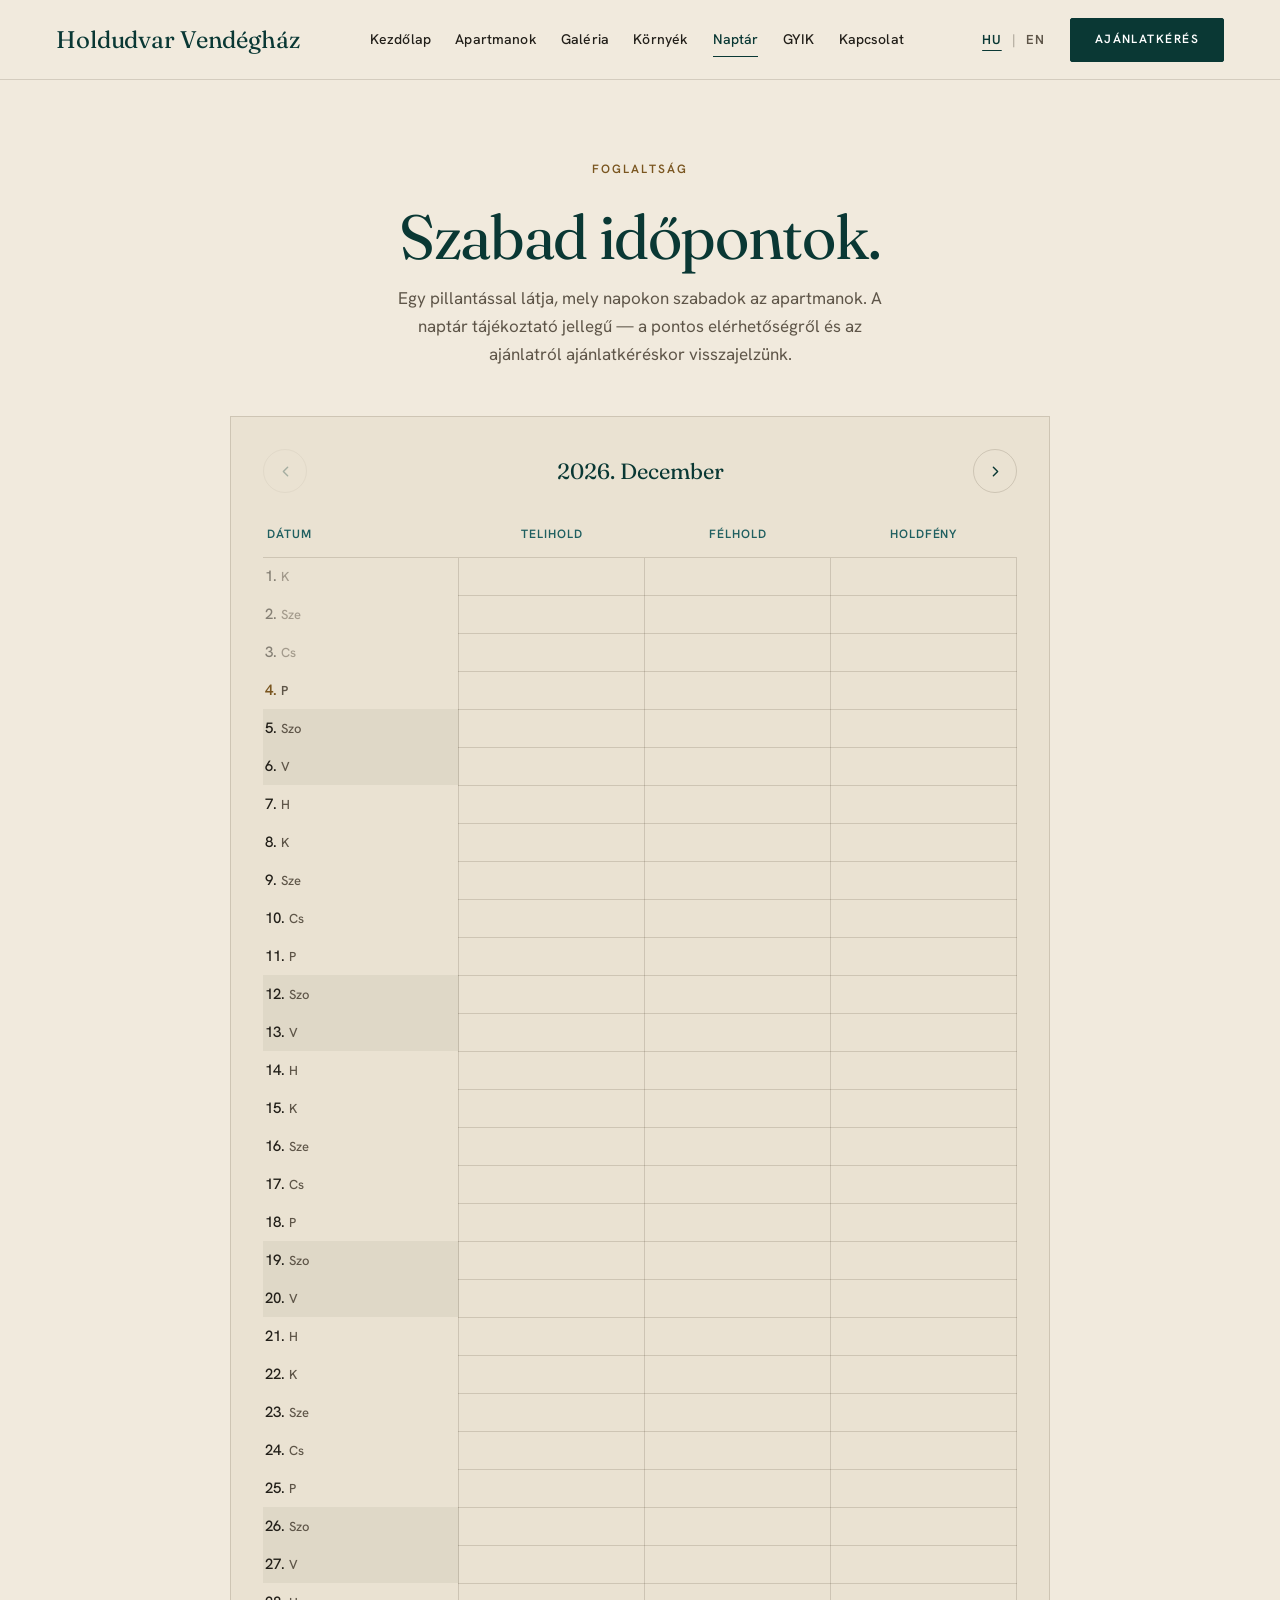
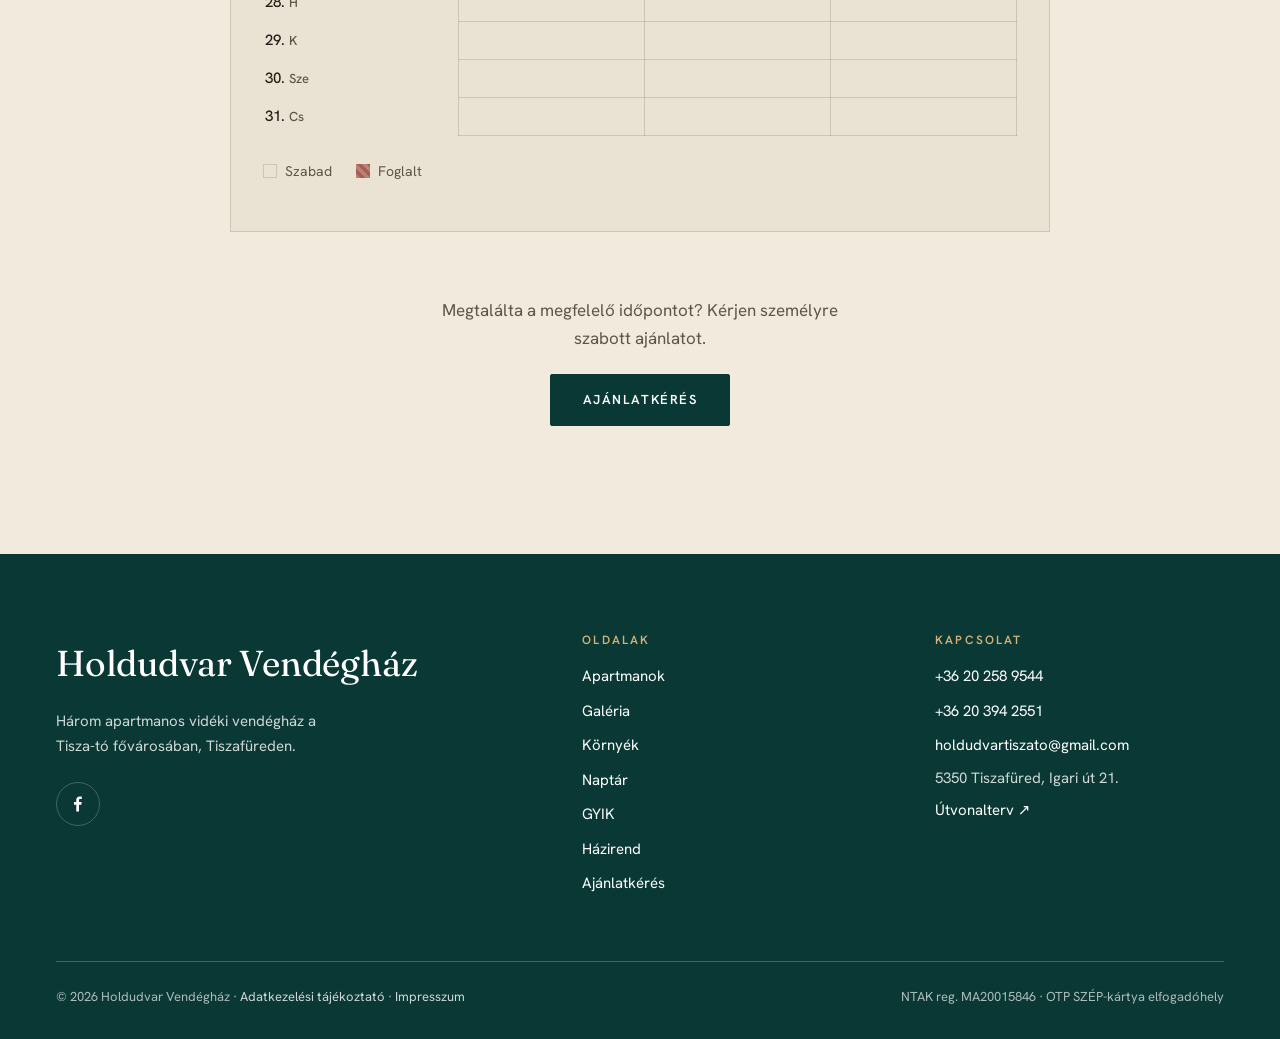
<file: naptar.html>
<!DOCTYPE html>
<html lang="hu" data-lang="hu">
<head>
<meta charset="UTF-8">
<meta name="robots" content="noindex, nofollow">
<meta name="viewport" content="width=device-width, initial-scale=1.0">
<script>document.documentElement.classList.add('js');try{var l=localStorage.getItem('holdudvar_lang');if(l){document.documentElement.setAttribute('data-lang',l);document.documentElement.lang=l}}catch(e){}</script>
<link rel="icon" href="assets/favicon.svg" type="image/svg+xml">
<link rel="apple-touch-icon" href="assets/apple-touch-icon.png">
<meta name="theme-color" content="#0A3834">
<title>Foglaltság, szabad időpontok — Holdudvar Vendégház</title>
<meta name="description" content="Nézze meg a Holdudvar Vendégház apartmanjainak (Telihold, Félhold, Holdfény) szabad időpontjait, és tervezze meg nyugodtan a pihenését.">
<link rel="preconnect" href="https://fonts.googleapis.com">
<link rel="preconnect" href="https://fonts.gstatic.com" crossorigin>
<link href="https://fonts.googleapis.com/css2?family=Fraunces:opsz,wght@9..144,300..500&family=Hanken+Grotesk:wght@400;500;600&display=swap" rel="stylesheet">
<link rel="stylesheet" href="assets/styles.css">
<meta property="og:type" content="website">
<meta property="og:site_name" content="Holdudvar Vendégház">
<meta property="og:locale" content="hu_HU">
<meta property="og:locale:alternate" content="en_GB">
<meta property="og:title" content="Foglaltság, szabad időpontok — Holdudvar Vendégház">
<meta property="og:description" content="Nézze meg apartmanjaink szabad időpontjait, és tervezze meg nyugodtan a pihenését.">
<meta property="og:url" content="https://holdudvarvendeghaz.hu/naptar.html">
<meta property="og:image" content="https://holdudvarvendeghaz.hu/assets/img/og-image.jpg">
<meta property="og:image:width" content="1200">
<meta property="og:image:height" content="630">
<meta property="og:image:alt" content="Holdudvar Vendégház — udvar és gondozott kert Tiszafüreden">
<meta name="twitter:card" content="summary_large_image">
<meta name="twitter:title" content="Foglaltság — Holdudvar Vendégház">
<meta name="twitter:description" content="Szabad időpontok apartmanonként.">
<meta name="twitter:image" content="https://holdudvarvendeghaz.hu/assets/img/og-image.jpg">
<link rel="canonical" href="https://holdudvarvendeghaz.hu/naptar.html">
</head>
<body class="inner">
<a class="skip-link" href="#main"><span data-lang-hu>Ugrás a tartalomhoz</span><span data-lang-en>Skip to content</span></a>

<header class="nav nav--solid">
  <div class="nav__inner">
    <a class="brand" href="index.html" aria-label="Holdudvar Vendégház"><span class="brand__name">Holdudvar Vendégház</span></a>
    <nav class="nav__links" data-i18n-label="Fő navigáció|Main navigation" aria-label="Fő navigáció">
      <a class="nav__link" href="index.html"><span data-lang-hu>Kezdőlap</span><span data-lang-en>Home</span></a>
      <a class="nav__link" href="apartmanok.html"><span data-lang-hu>Apartmanok</span><span data-lang-en>Apartments</span></a>
      <a class="nav__link" href="galeria.html"><span data-lang-hu>Galéria</span><span data-lang-en>Gallery</span></a>
      <a class="nav__link" href="kornyek.html"><span data-lang-hu>Környék</span><span data-lang-en>Surroundings</span></a>
      <a class="nav__link" href="naptar.html" aria-current="page"><span data-lang-hu>Naptár</span><span data-lang-en>Calendar</span></a>
      <a class="nav__link" href="gyik.html"><span data-lang-hu>GYIK</span><span data-lang-en>FAQ</span></a>
      <a class="nav__link" href="foglalas.html"><span data-lang-hu>Kapcsolat</span><span data-lang-en>Contact</span></a>
    </nav>
    <div class="nav__right">
      <div class="lang-switch" role="group" aria-label="Nyelv / Language"><button type="button" data-lang-btn="hu" lang="hu" aria-pressed="true" aria-label="Magyar">HU</button><span aria-hidden="true">|</span><button type="button" data-lang-btn="en" lang="en" aria-pressed="false" aria-label="English">EN</button></div>
      <a class="btn btn--sm nav__cta" href="foglalas.html"><span data-lang-hu>Ajánlatkérés</span><span data-lang-en>Enquire</span></a>
      <button class="burger" type="button" data-i18n-label="Menü|Menu" aria-label="Menü" aria-expanded="false" aria-controls="mobile-menu"><span></span><span></span><span></span></button>
    </div>
  </div>
</header>

<div class="mobile-menu" id="mobile-menu" role="dialog" aria-modal="true" data-i18n-label="Menü|Menu" aria-label="Menü" aria-hidden="true">
  <div class="mobile-menu__top">
    <span class="brand__name">Holdudvar Vendégház</span>
    <button class="mobile-menu__close" type="button" data-close data-i18n-label="Menü bezárása|Close menu" aria-label="Menü bezárása"><svg viewBox="0 0 24 24" fill="none" stroke="currentColor" stroke-width="1.6" stroke-linecap="round" aria-hidden="true"><path d="M6 6l12 12M18 6 6 18"/></svg></button>
  </div>
  <nav class="mobile-menu__links" data-i18n-label="Menü|Menu" aria-label="Menü">
    <a href="index.html"><span data-lang-hu>Kezdőlap</span><span data-lang-en>Home</span></a>
    <a href="apartmanok.html"><span data-lang-hu>Apartmanok</span><span data-lang-en>Apartments</span></a>
    <a href="galeria.html"><span data-lang-hu>Galéria</span><span data-lang-en>Gallery</span></a>
    <a href="kornyek.html"><span data-lang-hu>Környék</span><span data-lang-en>Surroundings</span></a>
    <a href="naptar.html" aria-current="page"><span data-lang-hu>Naptár</span><span data-lang-en>Calendar</span></a>
    <a href="gyik.html"><span data-lang-hu>GYIK</span><span data-lang-en>FAQ</span></a>
    <a href="foglalas.html"><span data-lang-hu>Kapcsolat</span><span data-lang-en>Contact</span></a>
    <a href="hazirend.html"><span data-lang-hu>Házirend</span><span data-lang-en>House rules</span></a>
  </nav>
  <div class="mobile-menu__foot">
    <a class="btn btn--gold btn--block" href="foglalas.html"><span data-lang-hu>Ajánlatkérés</span><span data-lang-en>Request a quote</span> <span class="ar" aria-hidden="true">→</span></a>
    <p class="mobile-menu__tel"><span data-lang-hu>Telefon</span><span data-lang-en>Phone</span>: <a href="tel:+36202589544">+36 20 258 9544</a></p>
    <div class="lang-switch" role="group" aria-label="Nyelv / Language"><button type="button" data-lang-btn="hu" lang="hu" aria-pressed="true" aria-label="Magyar">HU</button><span aria-hidden="true">|</span><button type="button" data-lang-btn="en" lang="en" aria-pressed="false" aria-label="English">EN</button></div>
  </div>
</div>

<main id="main">

<section class="section">
  <div class="wrap">
    <div class="cal-head maxch reveal">
      <p class="eyebrow"><span data-lang-hu>Foglaltság</span><span data-lang-en>Availability</span></p>
      <h1 class="page-title" style="margin-inline:auto"><span data-lang-hu>Szabad időpontok.</span><span data-lang-en>Available dates.</span></h1>
      <p class="muted" style="margin-top:14px; max-width:52ch"><span data-lang-hu>Egy pillantással látja, mely napokon szabadok az apartmanok. A naptár tájékoztató jellegű — a pontos elérhetőségről és az ajánlatról ajánlatkéréskor visszajelzünk.</span><span data-lang-en>See at a glance which days each apartment is free. The calendar is indicative — we confirm exact availability and the offer when you enquire.</span></p>
    </div>

    <div class="avail reveal" data-cal
         data-csv="https://docs.google.com/spreadsheets/d/e/2PACX-1vQHj0gUpFu42OxIGAPWptNW9P4JpK7uVv-Abn5U9CAxQPwevT6BQspdvrtryFW_7jjUC5fqFSQgfqQi/pub?gid=1753235561&single=true&output=csv"
         data-csv-fallback="assets/naptar.csv">
      <div class="cal__bar">
        <button class="cal__nav" type="button" data-cal-prev data-i18n-label="Előző hónap|Previous month" aria-label="Előző hónap"><svg viewBox="0 0 24 24" fill="none" stroke="currentColor" stroke-width="2" stroke-linecap="round" stroke-linejoin="round" aria-hidden="true"><polyline points="15 18 9 12 15 6"/></svg></button>
        <span class="cal__month" data-cal-month>—</span>
        <button class="cal__nav" type="button" data-cal-next data-i18n-label="Következő hónap|Next month" aria-label="Következő hónap"><svg viewBox="0 0 24 24" fill="none" stroke="currentColor" stroke-width="2" stroke-linecap="round" stroke-linejoin="round" aria-hidden="true"><polyline points="9 18 15 12 9 6"/></svg></button>
      </div>

      <table class="avail__table">
        <thead>
          <tr>
            <th class="avail__th avail__th--date"><span data-lang-hu>Dátum</span><span data-lang-en>Date</span></th>
            <th class="avail__th">Telihold</th>
            <th class="avail__th">Félhold</th>
            <th class="avail__th">Holdfény</th>
          </tr>
        </thead>
        <tbody data-cal-body></tbody>
      </table>

      <div class="cal__legend">
        <span class="cal-leg"><i class="cal-dot cal-dot--free"></i> <span data-lang-hu>Szabad</span><span data-lang-en>Free</span></span>
        <span class="cal-leg"><i class="cal-dot cal-dot--busy"></i> <span data-lang-hu>Foglalt</span><span data-lang-en>Booked</span></span>
      </div>
      <p class="cal__status" data-cal-status></p>
    </div>

    <div class="center reveal" style="margin-top:clamp(40px,6vw,64px)">
      <p class="muted" style="max-width:46ch; margin:0 auto 22px"><span data-lang-hu>Megtalálta a megfelelő időpontot? Kérjen személyre szabott ajánlatot.</span><span data-lang-en>Found the right dates? Request a personalised offer.</span></p>
      <a class="btn" href="foglalas.html"><span data-lang-hu>Ajánlatkérés</span><span data-lang-en>Enquire</span></a>
    </div>
  </div>
</section>

</main>

<footer class="footer">
  <div class="wrap">
    <div class="footer__grid">
      <div class="footer__brand">
        <span class="brand__name">Holdudvar Vendégház</span>
        <p><span data-lang-hu>Három apartmanos vidéki vendégház a Tisza-tó fővárosában, Tiszafüreden.</span><span data-lang-en>A three-apartment countryside guesthouse in Tiszafüred, the capital of Lake Tisza.</span></p>
        <a class="footer-social" href="https://www.facebook.com/holdudvarvendeghaz" target="_blank" rel="noopener noreferrer" data-i18n-label="Holdudvar a Facebookon|Holdudvar on Facebook" aria-label="Holdudvar a Facebookon"><svg viewBox="0 0 24 24" fill="currentColor" aria-hidden="true"><path d="M15.12 5.32H17V2.14A26.11 26.11 0 0 0 14.26 2c-2.72 0-4.58 1.66-4.58 4.7v2.6H6.61v3.56h3.07V22h3.68v-9.14h3.06l.46-3.56h-3.52V7c0-1.03.28-1.73 1.76-1.73z"/></svg></a>
      </div>
      <div class="footer__col">
        <h2 class="footer__h"><span data-lang-hu>Oldalak</span><span data-lang-en>Pages</span></h2>
        <ul>
          <li><a href="apartmanok.html"><span data-lang-hu>Apartmanok</span><span data-lang-en>Apartments</span></a></li>
          <li><a href="galeria.html"><span data-lang-hu>Galéria</span><span data-lang-en>Gallery</span></a></li>
          <li><a href="kornyek.html"><span data-lang-hu>Környék</span><span data-lang-en>Surroundings</span></a></li>
          <li><a href="naptar.html"><span data-lang-hu>Naptár</span><span data-lang-en>Calendar</span></a></li>
          <li><a href="gyik.html"><span data-lang-hu>GYIK</span><span data-lang-en>FAQ</span></a></li>
          <li><a href="hazirend.html"><span data-lang-hu>Házirend</span><span data-lang-en>House rules</span></a></li>
          <li><a href="foglalas.html"><span data-lang-hu>Ajánlatkérés</span><span data-lang-en>Enquiry</span></a></li>
        </ul>
      </div>
      <div class="footer__col">
        <h2 class="footer__h"><span data-lang-hu>Kapcsolat</span><span data-lang-en>Contact</span></h2>
        <ul>
          <li><a href="tel:+36202589544">+36 20 258 9544</a></li>
          <li><a href="tel:+36203942551">+36 20 394 2551</a></li>
          <li><a href="mailto:holdudvartiszato@gmail.com">holdudvartiszato@gmail.com</a></li>
          <li>5350 Tiszafüred, Igari út 21.</li>
          <li><a href="https://www.google.com/maps/search/?api=1&amp;query=Tiszaf%C3%BCred%20Igari%20%C3%BAt%2021" target="_blank" rel="noopener noreferrer"><span data-lang-hu>Útvonalterv</span><span data-lang-en>Directions</span> ↗</a></li>
        </ul>
      </div>
    </div>
    <div class="footer__bottom">
      <span>© 2026 Holdudvar Vendégház · <a href="adatkezeles.html"><span data-lang-hu>Adatkezelési tájékoztató</span><span data-lang-en>Privacy notice</span></a> · <a href="impresszum.html"><span data-lang-hu>Impresszum</span><span data-lang-en>Imprint</span></a></span>
      <span>NTAK reg. MA20015846 · <span data-lang-hu>OTP SZÉP-kártya elfogadóhely</span><span data-lang-en>OTP SZÉP card accepted</span></span>
    </div>
  </div>
</footer>

<script src="assets/site.js"></script>
<script src="assets/naptar-data.js"></script>
<script src="assets/calendar.js"></script>
</body>
</html>
</file>
<file: assets/styles.css>
/* ============================================================
   HOLDUDVAR VENDÉGHÁZ — közös stíluslap (v2, 2026-10)
   Boutique vendégház · editorial ritmus · Fraunces (cím) + Hanken Grotesk (szöveg)

   Szerkezet:
     1. Tokenek (szín, betű, térköz, rács, mozgás)
     2. Alap, tipográfia, segédosztályok
     3. Gombok, linkek
     4. Fejléc, mobilmenü, mobil CTA-sáv, lábléc
     5. Kezdőlap szekciói
     6. Belső oldalak komponensei (apartmanok, galéria, környék, naptár, GYIK, foglalás)
     7. Mozgás, reduced-motion
   ============================================================ */

/* ---------- 1. Tokenek ---------- */
:root {
  /* Szín — a meglévő arculat (mély teal + meleg homok), finomhangolva */
  --teal-deep: #0A3834;
  --teal: #1F5F60;
  --teal-ink: #0c2f2c;
  /* Az arany KÉT felületcsaládra kell, mert egy világosságérték nem olvasható mindkettőn:
       --gold-light : SÖTÉT (teal) felületre — 6,36:1 a --teal-deep-en
       --gold-ink   : VILÁGOS felületre      — 5,5:1 a papíron, 4,7:1 a --pale-en
       --gold       : csak kitöltésként, szövegként soha */
  --gold: #C8A97E;
  --gold-light: #D4B176;
  --gold-ink: #7A5620;   /* 4,7:1 még a legmélyebb homokon (--pale) is */
  /* Nincs fehér felület (megbízói kérés: a fehér félkésznek, ridegnek hat) — három meleg tónus:
       --pale-2 papír (alap) · --sand homok (váltakozó szekció, űrlap, naptár) · --pale mélyebb homok */
  --pale-2: #F1EADD;
  --sand: #EAE2D2;
  --pale: #E4D9C5;
  --bg: var(--pale-2);
  --ink: #221F19;
  --ink-60: #5E5548;    /* 6,1:1 a papíron, 5,2:1 a --pale-en */
  --alert-deep: #7a2f2a;
  --alert: #9c3f30;
  --alert-soft: #a85c52;
  --cream: #FFFFFF;     /* világos szöveg sötét felületen */
  --line: rgba(60, 48, 30, 0.16);
  --line-soft: rgba(60, 48, 30, 0.08);
  --line-cream: rgba(255, 255, 255, 0.22);

  /* Betű */
  --display: "Fraunces", Georgia, "Times New Roman", serif;
  --sans: "Hanken Grotesk", system-ui, -apple-system, "Segoe UI", sans-serif;
  --mono: var(--sans);

  /* Típusskála — folyékony, a brief tartományai szerint */
  --fs-h1: clamp(2.5rem, 1.6rem + 3.6vw, 5rem);        /* 40 → 80 */
  --fs-h2: clamp(2rem, 1.35rem + 2.6vw, 3.5rem);       /* 32 → 56 */
  --fs-h3: clamp(1.375rem, 1.15rem + 0.8vw, 1.75rem);  /* 22 → 28 */
  --fs-lead: clamp(1.125rem, 1rem + 0.45vw, 1.3125rem);/* 18 → 21 */
  --fs-body: 1.0625rem;                                /* 17 */
  --fs-small: 0.875rem;
  --fs-meta: 0.75rem;

  /* Térköz-skála: 4 / 8 / 12 / 16 / 24 / 32 / 48 / 64 / 80 / 96 / 120 */
  --s-1: 4px;  --s-2: 8px;  --s-3: 12px; --s-4: 16px; --s-5: 24px; --s-6: 32px;
  --s-7: 48px; --s-8: 64px; --s-9: 80px; --s-10: 96px; --s-11: 120px;

  /* Rács */
  --maxw: 1240px;
  --gutter: 20px;           /* telefon */
  --section: 72px;          /* szekció függőleges belső tere */
  --block: 48px;            /* nagyobb blokkok között egy szekción belül */
  --nav-h: 64px;
  --radius: 2px;            /* UI-elemek: alig lekerekített; fotók élesek */

  /* Mozgás */
  --ease: cubic-bezier(.22, 1, .36, 1);
  --t-btn: 180ms;
  --t-hover: 220ms;
  --t-reveal: 600ms;
  --t-hero: 1100ms;
}
@media (min-width: 480px) { :root { --gutter: 24px; } }
@media (min-width: 768px) { :root { --gutter: 32px; --section: 96px; --block: 64px; } }
@media (min-width: 1100px) { :root { --gutter: 56px; --section: 128px; --block: 96px; --nav-h: 80px; } }

/* ---------- 2. Alap ---------- */
*, *::before, *::after { box-sizing: border-box; }
html {
  -webkit-text-size-adjust: 100%;
  scroll-behavior: smooth;
  scroll-padding-top: calc(var(--nav-h) + var(--s-4));
  interpolate-size: allow-keywords; /* a GYIK-harmonika auto-magasságú animációjához */
}
body {
  margin: 0;
  font-family: var(--sans);
  font-size: var(--fs-body);
  line-height: 1.65;
  color: var(--ink);
  background: var(--bg);
  -webkit-font-smoothing: antialiased;
  text-rendering: optimizeLegibility;
}
@media (max-width: 479px) { body { font-size: 1rem; } }
img { max-width: 100%; display: block; }
::selection { background: var(--gold); color: var(--teal-deep); }

a { color: var(--teal); text-decoration: none; transition: color var(--t-hover) ease; }
a:hover { color: var(--teal-deep); }
main p a, main li a:not(.btn), .faq-item__a a { text-decoration: underline; text-underline-offset: 3px; text-decoration-thickness: 1px; }

/* Billentyűzetes fókusz — mindenhol látható */
:focus-visible { outline: 2px solid var(--teal); outline-offset: 3px; }
.on-dark :focus-visible, .hero :focus-visible, .section--deep :focus-visible, .cta-band :focus-visible,
.footer :focus-visible, .mobile-menu :focus-visible, .nav--over :focus-visible, .lightbox :focus-visible { outline-color: #fff; }

.skip-link {
  position: fixed; top: var(--s-3); left: var(--s-3); z-index: 200;
  transform: translateY(-160%);
  background: var(--teal-deep); color: var(--cream);
  font-size: var(--fs-small); font-weight: 600;
  padding: var(--s-3) var(--s-5);
  transition: transform .2s var(--ease);
}
.skip-link:focus { transform: none; color: var(--cream); }

/* Kétnyelvűség: egyszerre CSAK az aktív nyelv látszik */
html[data-lang="hu"] [data-lang-en] { display: none !important; }
html[data-lang="en"] [data-lang-hu] { display: none !important; }

.sr-only {
  position: absolute; width: 1px; height: 1px; padding: 0; margin: -1px;
  overflow: hidden; clip: rect(0, 0, 0, 0); white-space: nowrap; border: 0;
}

/* Tipográfia */
h1, h2, h3, h4 {
  font-family: var(--display);
  font-weight: 400;
  font-optical-sizing: auto;
  line-height: 1.1;
  letter-spacing: -0.015em;
  margin: 0;
  color: var(--teal-deep);
  text-wrap: balance;
}
h1, .display { font-size: var(--fs-h1); line-height: 1.04; letter-spacing: -0.025em; }
h2 { font-size: var(--fs-h2); line-height: 1.08; letter-spacing: -0.02em; }
h3 { font-size: var(--fs-h3); line-height: 1.2; }
h4 { font-size: 1.125rem; font-weight: 500; }
.h-sub { font-size: var(--fs-h3); line-height: 1.2; }
.ital { font-style: normal; color: inherit; }

p { margin: 0 0 1em; text-wrap: pretty; }
.lead { font-size: var(--fs-lead); line-height: 1.6; color: var(--ink); }
.muted { color: var(--ink-60); }
.meta { font-size: var(--fs-small); color: var(--ink-60); }
.center { text-align: center; }
.maxch { max-width: 68ch; }
.maxch-narrow { max-width: 46ch; }

/* Eyebrow — szekciócímke. Az egyetlen nagybetűs elem a gombokon kívül. */
.eyebrow {
  display: block;
  font-family: var(--sans);
  font-size: var(--fs-meta);
  font-weight: 600;
  letter-spacing: 0.18em;
  text-transform: uppercase;
  color: var(--gold-ink);
  margin: 0 0 var(--s-5);
}
.eyebrow--light, .section--deep .eyebrow, .hero .eyebrow, .cta-band .eyebrow { color: var(--gold-light); }
.eyebrow--center { text-align: center; }

/* Rács és szekciók */
.wrap { width: 100%; max-width: calc(var(--maxw) + 2 * var(--gutter)); margin-inline: auto; padding-inline: var(--gutter); }
.wrap--narrow { max-width: calc(760px + 2 * var(--gutter)); }
.section { padding-block: var(--section); }
.section--pale { background: var(--pale); }
.section--pale-2 { background: var(--pale-2); }
.section--white { background: var(--sand); }  /* a név maradt, a szín homok */
.section--deep { background: var(--teal-deep); color: rgba(255, 255, 255, 0.86); }
.section--deep h1, .section--deep h2, .section--deep h3 { color: var(--cream); }
.section--deep .muted { color: rgba(255, 255, 255, 0.72); }
.hairline { height: 1px; background: var(--line); border: 0; margin: 0; }
.wrap-line { max-width: var(--maxw); margin-inline: auto; width: calc(100% - 2 * var(--gutter)); }

.grid-2 { display: grid; grid-template-columns: 1fr; gap: var(--s-7); align-items: center; }
.grid-3 { display: grid; grid-template-columns: 1fr; gap: var(--s-7); }
@media (min-width: 900px) {
  .grid-2 { grid-template-columns: 1fr 1fr; gap: var(--s-8) var(--s-9); }
  .grid-3 { grid-template-columns: repeat(3, 1fr); gap: var(--s-6); }
}

/* Szekciófej: cím balra, opcionális link jobbra */
.sec-head { display: flex; flex-wrap: wrap; align-items: flex-end; justify-content: space-between; gap: var(--s-5) var(--s-7); margin-bottom: var(--s-7); }
.sec-head h2 { max-width: 16ch; }
.sec-head .lead { max-width: 46ch; margin: 0; }
@media (min-width: 768px) { .sec-head { margin-bottom: var(--s-8); } }

/* Fotó-keret — a fotók élesek (nincs lekerekítés), a megrendelő kérése */
.ph { position: relative; overflow: hidden; background: var(--pale); }
.ph--photo > img { position: absolute; inset: 0; width: 100%; height: 100%; object-fit: cover; }
.ph--dark { background: var(--teal-ink); }

/* ---------- 3. Gombok és linkek ---------- */
.btn {
  --btn-bg: var(--teal-deep); --btn-fg: var(--cream); --btn-bd: var(--teal-deep);
  --btn-bg-h: var(--teal); --btn-fg-h: var(--cream); --btn-bd-h: var(--teal);
  display: inline-flex; align-items: center; justify-content: center; gap: var(--s-3);
  min-height: 52px; padding: 0 var(--s-6);
  font-family: var(--sans); font-size: 0.8125rem; font-weight: 600;
  letter-spacing: 0.12em; text-transform: uppercase; line-height: 1.2;
  color: var(--btn-fg); background: var(--btn-bg); border: 1px solid var(--btn-bd);
  border-radius: var(--radius);
  cursor: pointer; text-decoration: none;
  transition: background-color var(--t-btn) ease, color var(--t-btn) ease, border-color var(--t-btn) ease;
}
.btn:hover { color: var(--btn-fg-h); background: var(--btn-bg-h); border-color: var(--btn-bd-h); }
.btn .ar, .arrow-link .ar { display: inline-block; transition: transform var(--t-btn) var(--ease); }
.btn:hover .ar, .arrow-link:hover .ar, a:hover > .arrow-link .ar { transform: translateX(4px); }
.btn--sm { min-height: 44px; padding: 0 var(--s-5); font-size: 0.75rem; }
.btn--block { width: 100%; }
/* Másodlagos: körvonalas */
.btn--ghost { --btn-bg: transparent; --btn-fg: var(--teal-deep); --btn-bd: var(--teal-deep); --btn-bg-h: var(--teal-deep); --btn-fg-h: var(--cream); --btn-bd-h: var(--teal-deep); }
/* Sötét felületen / fotón */
.btn--light { --btn-bg: var(--pale-2); --btn-fg: var(--teal-deep); --btn-bd: var(--pale-2); --btn-bg-h: var(--sand); --btn-fg-h: var(--teal-deep); --btn-bd-h: var(--pale); }
.btn--outline-light { --btn-bg: transparent; --btn-fg: var(--cream); --btn-bd: rgba(255,255,255,.7); --btn-bg-h: rgba(255,255,255,.12); --btn-fg-h: var(--cream); --btn-bd-h: #fff; }
.btn--gold { --btn-bg: var(--gold-light); --btn-fg: var(--teal-deep); --btn-bd: var(--gold-light); --btn-bg-h: #e0c28e; --btn-fg-h: var(--teal-deep); --btn-bd-h: #e0c28e; }
.btn:disabled { opacity: .5; cursor: default; }

.arrow-link {
  display: inline-flex; align-items: center; gap: var(--s-2);
  min-height: 44px;
  font-size: 0.8125rem; font-weight: 600; letter-spacing: 0.12em; text-transform: uppercase;
  color: var(--teal-deep); text-decoration: none;
}
.arrow-link .ar { color: var(--gold-ink); }
.section--deep .arrow-link, .on-dark .arrow-link { color: var(--cream); }
.section--deep .arrow-link .ar, .on-dark .arrow-link .ar { color: var(--gold-light); }

.btn-row { display: flex; flex-wrap: wrap; gap: var(--s-3) var(--s-4); }

/* ---------- 4. Fejléc ---------- */
.nav {
  position: fixed; inset: 0 0 auto 0; z-index: 80;
  height: var(--nav-h);
  display: flex; align-items: center;
  background: var(--pale-2);
  border-bottom: 1px solid var(--line);
  transition: background-color .35s var(--ease), border-color .35s var(--ease), height .35s var(--ease);
}
.nav__inner {
  width: 100%; max-width: calc(1360px + 2 * var(--gutter)); margin-inline: auto; padding-inline: var(--gutter);
  display: flex; align-items: center; justify-content: space-between; gap: var(--s-5);
}
.brand { display: inline-flex; align-items: baseline; gap: var(--s-2); color: var(--teal-deep); }
.brand:hover { color: var(--teal-deep); }
.brand__name { font-family: var(--display); font-size: 1.3125rem; font-weight: 400; letter-spacing: -0.005em; color: inherit; white-space: nowrap; }
@media (min-width: 1100px) { .brand__name { font-size: 1.5rem; } }

.nav__links { display: none; align-items: center; gap: clamp(18px, 1.9vw, 32px); }
.nav__link {
  position: relative; padding: var(--s-2) 0;
  font-size: 0.875rem; font-weight: 500; letter-spacing: 0.01em;
  color: var(--ink);
}
.nav__link::after {
  content: ""; position: absolute; left: 0; right: 0; bottom: 2px; height: 1px;
  background: currentColor; transform: scaleX(0); transform-origin: left;
  transition: transform var(--t-hover) var(--ease);
}
.nav__link:hover { color: var(--teal-deep); }
.nav__link:hover::after, .nav__link[aria-current="page"]::after { transform: scaleX(1); }
.nav__link[aria-current="page"] { color: var(--teal-deep); }
.nav__right { display: flex; align-items: center; gap: var(--s-4); }
.nav__cta { display: none; }

/* HU | EN nyelvváltó */
.lang-switch { display: inline-flex; align-items: center; gap: 2px; font-size: 0.8125rem; font-weight: 600; letter-spacing: 0.06em; color: var(--ink-60); }
.lang-switch span { opacity: .45; }
.lang-switch button {
  appearance: none; background: none; border: 0; cursor: pointer;
  font: inherit; letter-spacing: inherit; color: inherit;
  min-width: 36px; min-height: 44px; padding: 0 var(--s-1);
  transition: color var(--t-btn) ease;
}
.lang-switch button:hover { color: var(--teal-deep); }
.lang-switch button[aria-pressed="true"] { color: var(--teal-deep); text-decoration: underline; text-underline-offset: 6px; text-decoration-thickness: 1px; }

.burger {
  display: inline-flex; flex-direction: column; justify-content: center; align-items: flex-end; gap: 6px;
  width: 44px; height: 44px; padding: 0 var(--s-1); margin-right: calc(-1 * var(--s-1));
  background: none; border: 0; cursor: pointer;
}
.burger span { display: block; width: 24px; height: 1.5px; background: var(--teal-deep); }
.burger span:nth-child(2) { width: 16px; }

@media (min-width: 1100px) {
  .nav__links, .nav__cta { display: inline-flex; }
  .burger { display: none; }
}

/* A hero fölött átlátszó, görgetéskor tömör */
.nav--over { background: transparent; border-bottom-color: transparent; }
.nav--over::before {
  content: ""; position: absolute; inset: 0 0 auto 0; height: calc(var(--nav-h) + 48px);
  background: linear-gradient(rgba(8, 30, 28, .5), rgba(8, 30, 28, 0)); pointer-events: none; z-index: -1;
  transition: opacity .35s var(--ease);
}
.nav--over .brand, .nav--over .nav__link, .nav--over .nav__link:hover, .nav--over .nav__link[aria-current="page"] { color: var(--cream); }
.nav--over .lang-switch { color: rgba(255, 255, 255, .78); }
.nav--over .lang-switch button:hover, .nav--over .lang-switch button[aria-pressed="true"] { color: #fff; }
.nav--over .burger span { background: var(--cream); }
.nav--over .nav__cta { --btn-bg: var(--pale-2); --btn-fg: var(--teal-deep); --btn-bd: var(--pale-2); --btn-bg-h: var(--sand); --btn-fg-h: var(--teal-deep); --btn-bd-h: var(--pale); }
.nav--solid { background: rgba(241, 234, 221, .97); border-bottom-color: var(--line); }

/* Belső oldalak: a tartalom a fix fejléc alá kerül */
body.inner > main { padding-top: var(--nav-h); }

/* Mobilmenü */
.mobile-menu {
  position: fixed; inset: 0; z-index: 90;
  height: 100vh; height: 100dvh;
  display: flex; flex-direction: column;
  padding: 0 var(--gutter) max(env(safe-area-inset-bottom, 0px) + var(--s-5), var(--s-5));
  background: var(--teal-deep); color: var(--cream);
  overflow-y: auto; overscroll-behavior: contain;
  opacity: 0; visibility: hidden;
  transition: opacity .3s var(--ease), visibility .3s;
}
.mobile-menu.open { opacity: 1; visibility: visible; }
.mobile-menu__top { display: flex; justify-content: space-between; align-items: center; min-height: var(--nav-h); flex: none; }
.mobile-menu__top .brand__name { color: var(--cream); }
.mobile-menu__close { width: 44px; height: 44px; display: inline-flex; align-items: center; justify-content: flex-end; background: none; border: 0; color: var(--cream); cursor: pointer; }
.mobile-menu__close svg { width: 22px; height: 22px; }
.mobile-menu__links { display: flex; flex-direction: column; margin-top: var(--s-5); }
.mobile-menu__links a {
  font-family: var(--display); font-size: clamp(1.625rem, 6vw, 2.25rem); line-height: 1.2;
  color: var(--cream); padding: var(--s-3) 0; border-bottom: 1px solid var(--line-cream);
}
.mobile-menu__links a[aria-current="page"] { color: var(--gold-light); }
.mobile-menu__foot { margin-top: auto; padding-top: var(--s-6); display: flex; flex-direction: column; gap: var(--s-4); flex: none; }
.mobile-menu__foot .lang-switch { color: rgba(255, 255, 255, .7); }
.mobile-menu__foot .lang-switch button:hover, .mobile-menu__foot .lang-switch button[aria-pressed="true"] { color: #fff; }
.mobile-menu__tel { color: rgba(255, 255, 255, .8); font-size: var(--fs-small); }
.mobile-menu__tel a { color: #fff; }

/* Mobil CTA-sáv (alul ragadó) — a site.js hozza létre */
.cta-bar { display: none; }
@media (max-width: 767px) {
  .cta-bar {
    position: fixed; left: 0; right: 0; bottom: 0; z-index: 70;
    display: flex; gap: var(--s-2);
    padding: var(--s-2) var(--gutter) max(env(safe-area-inset-bottom, 0px), var(--s-2));
    background: rgba(241, 234, 221, .97); border-top: 1px solid var(--line);
    transform: translateY(110%); transition: transform .35s var(--ease);
  }
  .cta-bar.show { transform: none; }
  .cta-bar .btn { flex: 1; min-height: 48px; }
  .cta-bar__tel {
    flex: none; width: 48px; min-height: 48px; display: inline-flex; align-items: center; justify-content: center;
    border: 1px solid var(--teal-deep); border-radius: var(--radius); color: var(--teal-deep);
  }
  .cta-bar__tel svg { width: 20px; height: 20px; }
  body.has-cta-bar .footer { padding-bottom: calc(var(--s-9) + env(safe-area-inset-bottom, 0px)); }
}

/* Vissza a tetejére — csak asztali nézetben (mobilon a CTA-sáv van) */
.to-top {
  position: fixed; right: var(--s-5); bottom: var(--s-5); z-index: 60;
  width: 44px; height: 44px; display: none; align-items: center; justify-content: center;
  background: var(--pale-2); color: var(--teal-deep); border: 1px solid var(--line); border-radius: var(--radius); cursor: pointer;
  opacity: 0; visibility: hidden; transition: opacity .3s ease, visibility .3s, border-color .2s ease;
}
.to-top:hover { border-color: var(--teal-deep); }
.to-top.show { opacity: 1; visibility: visible; }
.to-top svg { width: 18px; height: 18px; }
@media (min-width: 768px) { .to-top { display: inline-flex; } }

/* Lábléc */
.footer { background: var(--teal-deep); color: rgba(255, 255, 255, .8); padding-block: var(--s-9) var(--s-6); font-size: 0.9375rem; }
.footer a { color: var(--cream); }
.footer a:hover { color: var(--gold-light); }
.footer__grid { display: grid; grid-template-columns: 1fr; gap: var(--s-7); }
@media (min-width: 640px) { .footer__grid { grid-template-columns: 1fr 1fr; } }
@media (min-width: 1000px) { .footer__grid { grid-template-columns: 1.6fr 1fr 1fr; gap: var(--s-8); } }
.footer__brand .brand__name { color: var(--cream); font-size: clamp(1.75rem, 3vw, 2.25rem); }
.footer__brand p { margin-top: var(--s-4); max-width: 34ch; }
.footer-social {
  display: inline-flex; align-items: center; justify-content: center; width: 44px; height: 44px; margin-top: var(--s-2);
  border: 1px solid var(--line-cream); border-radius: 50%; color: var(--cream);
  transition: background-color var(--t-btn) ease, color var(--t-btn) ease;
}
.footer-social:hover { background: var(--cream); color: var(--teal-deep); }
.footer-social svg { width: 18px; height: 18px; }
.footer__h { font-family: var(--sans); font-size: var(--fs-meta); font-weight: 600; letter-spacing: 0.18em; text-transform: uppercase; color: var(--gold-light); margin: 0 0 var(--s-4); }
.footer__col ul { list-style: none; margin: 0; padding: 0; display: flex; flex-direction: column; gap: var(--s-2); }
.footer__col li { line-height: 1.5; }
.footer__col li a { display: inline-block; padding-block: 2px; }
.footer__bottom {
  margin-top: var(--s-8); padding-top: var(--s-5); border-top: 1px solid var(--line-cream);
  display: flex; flex-wrap: wrap; justify-content: space-between; gap: var(--s-3) var(--s-5);
  font-size: 0.8125rem; color: rgba(255, 255, 255, .66);
}
.footer__bottom a { color: rgba(255, 255, 255, .8); }

/* ---------- 5. Kezdőlap ---------- */

/* Hero */
.hero {
  position: relative; isolation: isolate;
  min-height: 78vh; min-height: 78svh;
  display: flex; align-items: flex-end;
  background: var(--teal-ink); color: var(--cream);
  overflow: hidden;
}
@media (min-width: 768px) { .hero { min-height: 82vh; min-height: 82svh; } }
.hero__media { position: absolute; inset: 0; z-index: -2; }
.hero__media img { width: 100%; height: 100%; object-fit: cover; object-position: 50% 60%; }
/* Takarás: alul-balra sűrűbb (ott ül a szöveg), felül könnyű — a kép nappali fénye megmarad */
.hero__veil {
  position: absolute; inset: 0; z-index: -1;
  background:
    linear-gradient(180deg, rgba(8, 30, 28, .28) 0%, rgba(8, 30, 28, 0) 30%, rgba(8, 30, 28, .18) 55%, rgba(8, 30, 28, .74) 100%),
    linear-gradient(90deg, rgba(8, 30, 28, .38) 0%, rgba(8, 30, 28, 0) 65%);
}
.hero__inner { padding-top: calc(var(--nav-h) + var(--s-8)); padding-bottom: var(--s-8); }
@media (min-width: 1100px) { .hero__inner { padding-bottom: var(--s-10); } }
.hero h1 { color: var(--cream); max-width: 11ch; }
.hero__lead { max-width: 44ch; margin: var(--s-5) 0 0; font-size: var(--fs-lead); line-height: 1.55; color: rgba(255, 255, 255, .92); }
.hero .btn-row { margin-top: var(--s-6); }
@media (max-width: 479px) { .hero .btn-row .btn { flex: 1 1 100%; } }

/* Tények sora */
.facts { background: var(--pale-2); border-bottom: 1px solid var(--line); }
.facts__row { display: grid; grid-template-columns: repeat(2, 1fr); margin: 0; }
.fact { display: flex; flex-direction: column-reverse; justify-content: flex-end; gap: var(--s-1); padding: var(--s-6) 0; }
.fact:nth-child(odd) { padding-right: var(--s-4); }
.fact:nth-child(even) { padding-left: var(--s-5); border-left: 1px solid var(--line); }
.fact:nth-child(n+3) { border-top: 1px solid var(--line); }
.fact dd { margin: 0; font-family: var(--display); font-size: clamp(1.75rem, 1.3rem + 1.6vw, 2.75rem); line-height: 1; letter-spacing: -0.02em; color: var(--teal-deep); font-variant-numeric: lining-nums; }
.fact dt { font-size: var(--fs-small); color: var(--ink-60); }
@media (min-width: 900px) {
  .facts__row { grid-template-columns: repeat(4, 1fr); }
  .fact, .fact:nth-child(odd), .fact:nth-child(even) { padding: var(--s-7) var(--s-6); border-left: 1px solid var(--line); border-top: 0; }
  .fact:first-child { padding-left: 0; border-left: 0; }
}

/* Bemutatkozás */
.intro__grid { display: grid; gap: var(--s-6); }
.intro__grid h2 { max-width: 14ch; }
.intro__text { max-width: 62ch; }
.intro__text p:last-child { margin-bottom: 0; }
@media (min-width: 900px) {
  .intro__grid { grid-template-columns: 5fr 6fr; gap: var(--s-9); align-items: start; }
  .intro__text { padding-top: var(--s-6); }
}

/* Apartman-kártyák (editorial: nincs doboz, nincs árnyék) */
.apt-grid { display: grid; gap: var(--s-8); }
@media (min-width: 700px) and (max-width: 1023px) { .apt-grid { grid-template-columns: 1fr 1fr; gap: var(--s-7) var(--s-5); } .apt-grid > :last-child { grid-column: 1 / -1; } .apt-grid > :last-child .apt__media { aspect-ratio: 16 / 9; } }
@media (min-width: 1024px) { .apt-grid { grid-template-columns: repeat(3, 1fr); gap: var(--s-6); } }
.apt { display: flex; flex-direction: column; color: var(--ink); }
.apt:hover { color: var(--ink); }
.apt__media { aspect-ratio: 4 / 3; overflow: hidden; background: var(--pale); }
.apt__media img { width: 100%; height: 100%; object-fit: cover; transition: transform 700ms var(--ease); }
.apt:hover .apt__media img { transform: scale(1.025); }
.apt__meta { display: flex; justify-content: space-between; gap: var(--s-4); margin-top: var(--s-5); padding-bottom: var(--s-3); border-bottom: 1px solid var(--line); font-size: var(--fs-small); color: var(--ink-60); font-variant-numeric: tabular-nums; }
.apt__name { margin-top: var(--s-4); font-size: clamp(1.75rem, 1.4rem + 1vw, 2.25rem); }
.apt__desc { margin: var(--s-3) 0 0; color: var(--ink-60); max-width: 38ch; flex: 1; }
.apt .arrow-link { margin-top: var(--s-4); }

/* Signature: 100+ éves épület */
.story__grid { display: grid; gap: var(--s-7); }
.story__media { aspect-ratio: 4 / 3; }
.story__num { display: flex; align-items: baseline; gap: var(--s-4); margin-bottom: var(--s-6); color: var(--teal-deep); }
.story__num b { font-family: var(--display); font-weight: 300; font-size: clamp(4.5rem, 3rem + 7vw, 9.5rem); line-height: .85; letter-spacing: -0.04em; }
.story__num span { font-size: var(--fs-meta); font-weight: 600; letter-spacing: 0.18em; text-transform: uppercase; color: var(--gold-ink); line-height: 1.5; }
.story__text h2 { max-width: 16ch; margin-bottom: var(--s-5); }
.story__text p { max-width: 52ch; }
@media (min-width: 960px) {
  .story__grid { grid-template-columns: 7fr 5fr; gap: var(--s-9); align-items: center; }
  .story__media { aspect-ratio: auto; height: 100%; min-height: 560px; }
}

/* Idővonal */
.timeline { position: relative; list-style: none; margin: var(--block) 0 0; padding: 0; display: grid; gap: var(--s-7); }
.timeline::before {
  content: ""; position: absolute; left: 5px; top: 8px; bottom: 8px; width: 1px; background: var(--line);
}
.timeline::after {
  content: ""; position: absolute; left: 5px; top: 8px; bottom: 8px; width: 1px; background: var(--gold-ink);
  transform: scaleY(var(--tl, 1)); transform-origin: top;
}
.timeline__item { position: relative; padding-left: var(--s-7); }
.timeline__item::before {
  content: ""; position: absolute; left: 0; top: 8px; width: 11px; height: 11px; border-radius: 50%;
  background: var(--pale-2); border: 1px solid var(--gold-ink);
}
.timeline__when { display: block; font-family: var(--display); font-size: clamp(1.75rem, 1.4rem + 1.2vw, 2.5rem); line-height: 1; color: var(--teal-deep); margin-bottom: var(--s-3); }
.timeline__item h3 { font-family: var(--sans); font-size: 1rem; font-weight: 600; letter-spacing: 0; margin-bottom: var(--s-2); color: var(--ink); }
.timeline__item p { margin: 0; color: var(--ink-60); max-width: 36ch; }
@media (min-width: 900px) {
  .timeline { grid-template-columns: repeat(3, 1fr); gap: var(--s-6); padding-top: var(--s-6); }
  .timeline::before, .timeline::after { left: 0; right: 0; top: 5px; bottom: auto; width: auto; height: 1px; }
  .timeline::after { transform: scaleX(var(--tl, 1)); transform-origin: left; }
  .timeline__item { padding-left: 0; padding-top: var(--s-6); }
  .timeline__item::before { top: -6px; }
}

/* Kert */
.garden__head { display: grid; gap: var(--s-5); margin-bottom: var(--s-7); }
.garden__head h2 { max-width: 13ch; }
.garden__head .lead { max-width: 44ch; margin: 0; color: var(--ink-60); }
@media (min-width: 900px) { .garden__head { grid-template-columns: 1fr 1fr; align-items: end; gap: var(--s-9); margin-bottom: var(--s-8); } }
.garden__media { aspect-ratio: 4 / 3; }
@media (min-width: 768px) { .garden__media { aspect-ratio: 16 / 8; } }
.garden__media img { object-position: 50% 62%; }
.features { list-style: none; margin: var(--s-7) 0 0; padding: 0; display: grid; gap: var(--s-6); counter-reset: f; }
@media (min-width: 768px) { .features { grid-template-columns: repeat(3, 1fr); gap: var(--s-7); margin-top: var(--s-8); } }
.feature { padding-top: var(--s-5); border-top: 1px solid var(--line); }
.feature__no { display: block; font-size: var(--fs-meta); font-weight: 600; letter-spacing: 0.18em; color: var(--gold-ink); margin-bottom: var(--s-3); font-variant-numeric: tabular-nums; }
.feature h3 { margin-bottom: var(--s-3); }
.feature p { margin: 0; color: var(--ink-60); max-width: 34ch; }

/* Tisza-tó */
.lake__grid { display: grid; gap: var(--s-7); }
.lake__intro h2 { max-width: 11ch; margin-bottom: var(--s-5); }
.lake__intro p { max-width: 42ch; }
.lake__intro .arrow-link { margin-top: var(--s-4); }
.lake__list { list-style: none; margin: 0; padding: 0; border-top: 1px solid var(--line-cream); }
.lake__item { display: grid; grid-template-columns: 3rem 1fr; gap: var(--s-1) var(--s-4); padding: var(--s-5) 0; border-bottom: 1px solid var(--line-cream); }
.lake__item .feature__no { color: var(--gold-light); margin: 6px 0 0; grid-row: span 2; }
.lake__item h3 { font-size: clamp(1.375rem, 1.2rem + 0.6vw, 1.75rem); }
.lake__item p { margin: 0; color: rgba(255, 255, 255, .74); max-width: 48ch; }
.lake__item .lake__d { color: var(--gold-light); white-space: nowrap; }
@media (min-width: 960px) { .lake__grid { grid-template-columns: 5fr 7fr; gap: var(--s-10); align-items: start; } .lake__intro { position: sticky; top: calc(var(--nav-h) + var(--s-7)); } }

/* Záró CTA + elérhetőség */
.closing { position: relative; isolation: isolate; overflow: hidden; color: var(--cream); background: var(--teal-ink); }
.closing__media { position: absolute; inset: 0; z-index: -2; }
.closing__media img { width: 100%; height: 100%; object-fit: cover; }
.closing::before { content: ""; position: absolute; inset: 0; z-index: -1; background: linear-gradient(180deg, rgba(8, 30, 28, .55), rgba(8, 30, 28, .8)); }
.closing__inner { padding-block: var(--s-10) var(--s-9); text-align: center; }
@media (min-width: 1100px) { .closing__inner { padding-block: 160px 128px; } }
.closing h2 { color: var(--cream); max-width: 15ch; margin-inline: auto; }
.closing p { max-width: 44ch; margin: var(--s-5) auto 0; color: rgba(255, 255, 255, .9); font-size: var(--fs-lead); }
.closing .btn-row { justify-content: center; margin-top: var(--s-7); }
.contact-strip { display: grid; grid-template-columns: 1fr; margin: 0; padding: 0; list-style: none; background: var(--sand); border-bottom: 1px solid var(--line); }
.contact-strip li { padding: var(--s-5) var(--gutter); border-top: 1px solid var(--line); }
.contact-strip__k { display: block; font-size: var(--fs-meta); font-weight: 600; letter-spacing: 0.18em; text-transform: uppercase; color: var(--gold-ink); margin-bottom: var(--s-2); }
.contact-strip__v { font-family: var(--display); font-size: 1.25rem; line-height: 1.35; color: var(--teal-deep); }
.contact-strip__v a { color: inherit; }
.contact-strip__v a:hover { color: var(--teal); }
.contact-strip__v small { display: block; font-family: var(--sans); font-size: var(--fs-small); color: var(--ink-60); margin-top: var(--s-1); }
@media (min-width: 768px) {
  .contact-strip { grid-template-columns: repeat(2, 1fr); }
  .contact-strip li:nth-child(even) { border-left: 1px solid var(--line); }
}
@media (min-width: 1100px) {
  .contact-strip { grid-template-columns: repeat(4, 1fr); max-width: none; padding-inline: max(var(--gutter), calc((100vw - var(--maxw)) / 2)); }
  .contact-strip li { padding: var(--s-7) var(--s-6); border-top: 0; border-left: 1px solid var(--line); }
  .contact-strip li:first-child { padding-left: 0; border-left: 0; }
}

/* ---------- 6. Belső oldalak ---------- */

/* Oldalfej */
.page-head { padding-top: var(--s-9); padding-bottom: 0; }
@media (min-width: 1100px) { .page-head { padding-top: var(--s-10); } }
.page-title { font-size: clamp(2.25rem, 1.5rem + 3vw, 4.25rem); line-height: 1.06; letter-spacing: -0.022em; max-width: 18ch; }
.page-head .lead { margin-top: var(--s-5); max-width: 56ch; color: var(--ink-60); }
body.inner > main > .page-head + section { padding-top: var(--s-8); }
body.inner > main > section:first-child { padding-top: var(--s-9); }

/* Apartmanok — gyorsugró sor */
.apt-index { display: grid; grid-template-columns: 1fr 1fr; margin-top: var(--s-7); border-top: 1px solid var(--line); }
.apt-index__item {
  display: flex; flex-direction: column; gap: 2px; padding: var(--s-4) var(--s-4) var(--s-4) 0;
  border-bottom: 1px solid var(--line); color: var(--ink);
}
.apt-index__item:nth-child(even) { padding-left: var(--s-4); border-left: 1px solid var(--line); }
.apt-index__item:hover .apt-index__name { color: var(--teal); }
.apt-index__no { font-size: var(--fs-meta); font-weight: 600; letter-spacing: 0.18em; color: var(--gold-ink); font-variant-numeric: tabular-nums; }
.apt-index__name { font-family: var(--display); font-size: 1.375rem; color: var(--teal-deep); transition: color var(--t-hover) ease; }
.apt-index__cap { font-size: var(--fs-small); color: var(--ink-60); }
@media (min-width: 900px) {
  .apt-index { grid-template-columns: repeat(4, 1fr); }
  .apt-index__item, .apt-index__item:nth-child(even) { padding: var(--s-5) var(--s-5); border-left: 1px solid var(--line); }
  .apt-index__item:first-child { padding-left: 0; border-left: 0; }
}
.apt-media { display: flex; flex-direction: column; gap: var(--s-3); }
.apt-media__row { display: grid; grid-template-columns: 1fr 1fr; gap: var(--s-3); }
.apt-detail h2 { margin-bottom: var(--s-5); max-width: 15ch; }

.feature-list { list-style: none; margin: var(--s-5) 0 0; padding: 0; border-top: 1px solid var(--line); }
.feature-list li { padding: var(--s-4) 0; border-bottom: 1px solid var(--line); font-size: 1rem; line-height: 1.55; }
.feature-list strong { display: block; font-size: var(--fs-meta); font-weight: 600; letter-spacing: 0.14em; text-transform: uppercase; color: var(--gold-ink); margin-bottom: 2px; }

/* CTA-sáv a belső oldalak alján */
.cta-band { background: var(--teal-deep); color: var(--cream); padding-block: var(--section); }
.cta-band h2 { color: var(--cream); max-width: 18ch; margin-inline: auto; }
.cta-band p { color: rgba(255, 255, 255, .86); max-width: 46ch; margin: var(--s-5) auto var(--s-6); }

/* Galéria — editorial, aszimmetrikus rács (7/5 · 5/7 · teljes) */
.gallery-group { display: flex; align-items: baseline; flex-wrap: wrap; gap: var(--s-2) var(--s-4); margin: var(--block) 0 var(--s-5); font-size: var(--fs-h2); }
.gallery-group:first-of-type { margin-top: 0; }
.gallery-group__cap {
  display: inline-flex; align-items: center; gap: 6px;
  font-family: var(--sans); font-size: var(--fs-small); font-weight: 600; color: var(--ink-60);
  border: 1px solid var(--line); border-radius: 999px; padding: 4px 12px 4px 10px; letter-spacing: 0;
}
.gallery-group__cap svg { width: 15px; height: 15px; }
.gallery { display: grid; grid-template-columns: repeat(12, 1fr); gap: var(--s-3); }
.gallery__item { position: relative; overflow: hidden; background: var(--pale); grid-column: span 12; aspect-ratio: 3 / 2; cursor: zoom-in; }
.gallery__item .ph { position: absolute; inset: 0; background: none; }
.gallery__item img { transition: transform 700ms var(--ease); }
.gallery__item:hover img, .gallery__item:focus-visible img { transform: scale(1.03); }
.gallery__item:focus-visible { outline-offset: 2px; }
/* telefon: teljes · fél+fél · teljes · fél+fél … ; a magányos utolsó teljes szélességű */
.gallery__item:nth-child(3n+2), .gallery__item:nth-child(3n+3) { grid-column: span 6; aspect-ratio: 1; }
.gallery__item:nth-child(3n+2):last-child { grid-column: span 12; aspect-ratio: 3 / 2; }
/* tablet/asztal: soronként két kép, váltakozó 7/5 és 5/7 aránnyal (a keskenyebb kitölti a sor magasságát) */
@media (min-width: 768px) {
  .gallery { gap: var(--s-4); }
  .gallery__item, .gallery__item:nth-child(3n+2), .gallery__item:nth-child(3n+3) { aspect-ratio: auto; grid-column: span 5; }
  .gallery__item:nth-child(4n+1), .gallery__item:nth-child(4n+4) { grid-column: span 7; aspect-ratio: 3 / 2; }
  .gallery__item:nth-child(3n+2):last-child { grid-column: span 5; aspect-ratio: auto; }
  .gallery__item:nth-child(4n+1):last-child { grid-column: span 12; aspect-ratio: 21 / 9; }
}

/* Lightbox */
.lightbox {
  position: fixed; inset: 0; z-index: 120;
  display: flex; align-items: center; justify-content: center;
  padding: var(--s-9) var(--s-4);
  background: rgba(8, 26, 24, .96);
  opacity: 0; visibility: hidden; transition: opacity .25s ease, visibility .25s;
  touch-action: pan-y;
}
.lightbox.open { opacity: 1; visibility: visible; }
.lightbox__stage { position: relative; width: min(1200px, 100%); height: 100%; max-height: 82vh; }
.lightbox__img { width: 100%; height: 100%; object-fit: contain; transition: opacity .2s ease; }
.lightbox__img.is-loading { opacity: 0; }
.lightbox__close, .lightbox__nav {
  position: absolute; z-index: 2; width: 48px; height: 48px;
  display: flex; align-items: center; justify-content: center;
  background: transparent; border: 1px solid var(--line-cream); border-radius: 50%; color: var(--cream);
  cursor: pointer; transition: background-color var(--t-btn) ease, color var(--t-btn) ease;
}
.lightbox__close svg, .lightbox__nav svg { width: 20px; height: 20px; }
.lightbox__close:hover, .lightbox__nav:hover { background: var(--cream); color: var(--teal-deep); }
.lightbox__close { top: var(--s-4); right: var(--s-4); }
.lightbox__nav { top: 50%; transform: translateY(-50%); }
.lightbox__nav--prev { left: var(--s-4); }
.lightbox__nav--next { right: var(--s-4); }
.lightbox__caption { position: absolute; left: var(--s-4); right: var(--s-4); bottom: var(--s-5); text-align: center; font-size: var(--fs-small); color: rgba(255, 255, 255, .78); font-variant-numeric: tabular-nums; }
@media (max-width: 767px) {
  .lightbox { padding: var(--s-8) 0; }
  .lightbox__nav { top: auto; bottom: var(--s-4); transform: none; }
  .lightbox__caption { bottom: var(--s-8); }
}

/* Környék */
.exp-grid { display: grid; gap: 0; border-top: 1px solid var(--line); }
@media (min-width: 768px) { .exp-grid { grid-template-columns: 1fr 1fr; } .exp:nth-child(even) { border-left: 1px solid var(--line); padding-left: var(--s-7); } .exp:nth-child(odd) { padding-right: var(--s-7); } }
.exp { padding: var(--s-6) 0; border-bottom: 1px solid var(--line); }
.exp__k { display: block; font-size: var(--fs-meta); font-weight: 600; letter-spacing: 0.18em; color: var(--gold-ink); margin-bottom: var(--s-3); }
.exp h3 { margin-bottom: var(--s-3); }
.exp .muted { margin: 0; max-width: 44ch; }

.near-grid { display: grid; grid-template-columns: 1fr; border-top: 1px solid var(--line); }
@media (min-width: 560px) { .near-grid { grid-template-columns: 1fr 1fr; } }
@media (min-width: 960px) { .near-grid { grid-template-columns: repeat(3, 1fr); } }
.near-item { display: grid; grid-template-columns: 5.5rem 1fr; gap: 2px var(--s-4); padding: var(--s-5) var(--s-4) var(--s-5) 0; border-bottom: 1px solid var(--line); }
.near-item__d { grid-row: span 2; font-family: var(--display); font-size: 1.375rem; line-height: 1.2; color: var(--teal-deep); font-variant-numeric: lining-nums; }
.near-item__n { font-weight: 600; color: var(--ink); line-height: 1.35; }
.near-item__t { font-size: var(--fs-small); color: var(--ink-60); }

.sights-grid { display: grid; gap: var(--s-7); }
@media (min-width: 768px) { .sights-grid { grid-template-columns: 1fr 1fr; gap: var(--s-7) var(--s-8); } }
.sights-col h3 { padding-bottom: var(--s-3); margin-bottom: var(--s-4); border-bottom: 1px solid var(--line); }
.sights-col ul { list-style: none; margin: 0; padding: 0; display: flex; flex-direction: column; gap: var(--s-2); }
.sights-col li { padding-left: var(--s-5); position: relative; }
.sights-col li::before { content: ""; position: absolute; left: 0; top: .75em; width: 10px; height: 1px; background: var(--gold-ink); }

/* Naptár */
.cal-head { text-align: center; margin-inline: auto; }
.cal-head .page-title, .cal-head .muted { margin-inline: auto; }
.avail { max-width: 820px; margin: var(--s-7) auto 0; background: var(--sand); border: 1px solid var(--line); padding: var(--s-5); }
@media (min-width: 768px) { .avail { padding: var(--s-6); } }
.cal__bar { display: flex; align-items: center; justify-content: space-between; gap: var(--s-3); }
.cal__month { font-family: var(--display); font-size: 1.375rem; color: var(--teal-deep); }
.cal__nav {
  width: 44px; height: 44px; display: inline-flex; align-items: center; justify-content: center;
  color: var(--teal-deep); background: transparent; border: 1px solid var(--line); border-radius: 50%; cursor: pointer;
  transition: background-color var(--t-btn) ease, border-color var(--t-btn) ease;
}
.cal__nav:hover { border-color: var(--teal-deep); }
.cal__nav:disabled { opacity: .3; cursor: default; }
.cal__nav svg { width: 17px; height: 17px; }
.avail__table { width: 100%; border-collapse: collapse; margin-top: var(--s-5); table-layout: fixed; }
.avail__th { font-size: var(--fs-meta); font-weight: 600; letter-spacing: 0.08em; text-transform: uppercase; color: var(--teal); text-align: center; padding: var(--s-2) var(--s-1) var(--s-3); }
.avail__th--date { text-align: left; width: 26%; }
.avail__table thead th { position: sticky; top: var(--nav-h); background: var(--sand); z-index: 3; border-bottom: 1px solid var(--line); }
.avail-row--today .avail-date { color: var(--gold-ink); font-weight: 600; }
.avail-row--past { opacity: .5; }
.avail-date { font-size: .9375rem; font-weight: 500; color: var(--ink); text-align: left; white-space: nowrap; padding: 0 var(--s-2) 0 2px; font-variant-numeric: tabular-nums; }
.avail-row--weekend .avail-date { background: rgba(60, 48, 30, .06); }
.avail-date__w { color: var(--ink-60); font-size: .8125rem; }
.avail-cell { height: 38px; border: 1px solid var(--line); padding: 0; }
.avail-cell--busy { background: var(--alert-soft) repeating-linear-gradient(45deg, rgba(255, 255, 255, .22) 0 3px, transparent 3px 7px); }
.cal__legend { display: flex; flex-wrap: wrap; gap: var(--s-5); margin-top: var(--s-5); font-size: var(--fs-small); color: var(--ink-60); }
.cal-leg { display: inline-flex; align-items: center; gap: var(--s-2); }
.cal-dot { width: 14px; height: 14px; display: inline-block; }
.cal-dot--free { border: 1px solid var(--line); }
.cal-dot--busy { background: var(--alert-soft) repeating-linear-gradient(45deg, rgba(255, 255, 255, .22) 0 3px, transparent 3px 7px); }
.cal__status { margin: var(--s-4) 0 0; font-size: var(--fs-small); color: var(--ink-60); }
.cal__status--demo { color: var(--alert); }
@media (max-width: 519px) {
  .avail { padding: var(--s-4) var(--s-3); margin-inline: calc(-1 * var(--s-2)); }
  .avail__th { font-size: .625rem; letter-spacing: .04em; }
  .avail-date { font-size: .875rem; }
}

/* GYIK */
.faq-jump { display: flex; flex-wrap: wrap; gap: var(--s-2); margin-bottom: var(--block); }
.faq-jump a {
  display: inline-flex; align-items: center; min-height: 40px; padding: 0 var(--s-4);
  font-size: var(--fs-small); font-weight: 500; color: var(--teal-deep); text-decoration: none;
  border: 1px solid var(--line); border-radius: 999px;
  transition: background-color var(--t-btn) ease, color var(--t-btn) ease, border-color var(--t-btn) ease;
}
.faq-jump a:hover { background: var(--teal-deep); color: var(--cream); border-color: var(--teal-deep); }
.faq-group { margin-bottom: var(--block); scroll-margin-top: calc(var(--nav-h) + var(--s-5)); }
.faq-group__head { display: flex; align-items: baseline; gap: var(--s-4); margin-bottom: var(--s-4); }
.faq-group__no { font-size: var(--fs-meta); font-weight: 600; letter-spacing: 0.18em; color: var(--gold-ink); font-variant-numeric: tabular-nums; }
.faq-group__head h2 { font-size: clamp(1.625rem, 1.3rem + 1.2vw, 2.25rem); }
.faq-item { border-bottom: 1px solid var(--line); }
.faq-item:first-of-type { border-top: 1px solid var(--line); }
.faq-item summary {
  list-style: none; cursor: pointer;
  display: flex; justify-content: space-between; align-items: baseline; gap: var(--s-5);
  padding: var(--s-5) 0;
  font-family: var(--display); font-size: clamp(1.125rem, 1rem + .4vw, 1.3125rem); line-height: 1.35; color: var(--teal-deep);
  transition: color var(--t-hover) ease;
}
.faq-item summary:hover { color: var(--teal); }
.faq-item summary::-webkit-details-marker { display: none; }
.faq-mark { position: relative; flex: 0 0 16px; height: 16px; top: 2px; }
.faq-mark::before, .faq-mark::after { content: ""; position: absolute; background: currentColor; transition: transform 250ms var(--ease); }
.faq-mark::before { left: 0; top: 50%; width: 16px; height: 1.5px; margin-top: -.75px; }
.faq-mark::after { left: 50%; top: 0; width: 1.5px; height: 16px; margin-left: -.75px; }
.faq-item[open] .faq-mark::after { transform: scaleY(0); }
/* Nyitás/zárás animáció ott, ahol a böngésző tudja (::details-content) — máshol azonnali */
.faq-item::details-content { block-size: 0; overflow: hidden; transition: block-size 260ms var(--ease), content-visibility 260ms allow-discrete; }
.faq-item[open]::details-content { block-size: auto; }
.faq-item__a { padding: 0 var(--s-7) var(--s-5) 0; max-width: 68ch; line-height: 1.7; }
.faq-item__a p { margin: 0 0 .8em; }
.faq-item__a p:last-child { margin-bottom: 0; }
.faq-item__a strong { color: var(--teal-deep); font-weight: 600; }
.faq-dl { display: grid; grid-template-columns: 1fr auto; gap: var(--s-2) var(--s-5); margin: var(--s-2) 0 0; }
.faq-dl dd { margin: 0; font-size: .875rem; font-weight: 500; color: var(--teal); white-space: nowrap; font-variant-numeric: tabular-nums; }
@media (max-width: 559px) { .faq-dl { grid-template-columns: 1fr; gap: 2px 0; } .faq-dl dd { margin-bottom: var(--s-3); } .faq-item__a { padding-right: 0; } }
.faq-tags { display: flex; flex-wrap: wrap; gap: var(--s-2); margin-top: var(--s-1); }
.faq-tags span { font-size: .875rem; border: 1px solid var(--line); border-radius: 999px; padding: 4px 12px; }
.house-note { display: flex; flex-direction: column; gap: var(--s-2); margin-top: var(--s-4); padding: var(--s-5) var(--s-5); background: var(--pale); border-left: 2px solid var(--gold-ink); }
.house-note__k { font-size: var(--fs-meta); font-weight: 600; letter-spacing: 0.14em; text-transform: uppercase; color: var(--gold-ink); }
.house-note p { margin: 0; }

/* Szövegoldalak (házirend, impresszum, adatkezelés) */
.prose h2.h-sub { margin-top: var(--s-7); }
.pull-quote { font-family: var(--display); font-weight: 400; font-size: clamp(1.5rem, 1.2rem + 1.2vw, 2.25rem); line-height: 1.25; letter-spacing: -0.015em; color: var(--teal-deep); margin: var(--s-4) 0 0; }

/* Foglalás / kapcsolat */
.booking-grid { display: grid; gap: var(--s-8); align-items: start; }
@media (min-width: 960px) { .booking-grid { grid-template-columns: 5fr 6fr; gap: var(--s-9); } }
.booking-grid h2 { max-width: 14ch; }
.contact-list { margin-top: var(--s-6); border-top: 1px solid var(--line); }
.contact-item { display: flex; flex-direction: column; gap: 2px; padding: var(--s-4) 0; border-bottom: 1px solid var(--line); color: var(--ink); }
.contact-item__k { font-size: var(--fs-meta); font-weight: 600; letter-spacing: 0.14em; text-transform: uppercase; color: var(--gold-ink); }
.contact-item__v { font-family: var(--display); font-size: 1.25rem; line-height: 1.4; color: var(--teal-deep); }
.contact-item__v a { color: inherit; text-decoration: none; }
.contact-item__v a:hover, a.contact-item:hover .contact-item__v { color: var(--teal); }
.badge-row { display: flex; flex-wrap: wrap; gap: var(--s-2); margin-top: var(--s-6); }
.badge { font-size: var(--fs-small); color: var(--ink-60); border: 1px solid var(--line); border-radius: 999px; padding: 4px 12px; }
.call-cta { display: none; }
@media (max-width: 767px) { .call-cta { display: inline-flex; } }

.booking-form { display: flex; flex-direction: column; gap: var(--s-5); background: var(--sand); border: 1px solid var(--line); padding: var(--s-5); }
@media (min-width: 768px) { .booking-form { padding: var(--s-7); } }
.form-row { display: grid; grid-template-columns: minmax(0, 1fr) minmax(0, 1fr); gap: var(--s-4); }
@media (max-width: 459px) { .form-row { grid-template-columns: 1fr; } }
.form-field { display: flex; flex-direction: column; gap: var(--s-2); }
.form-field label { font-size: var(--fs-small); font-weight: 600; color: var(--ink); }
.form-field input, .form-field select, .form-field textarea {
  width: 100%; min-width: 0; min-height: 52px;
  font: inherit; font-size: 1rem; color: var(--ink);
  background: var(--pale-2); border: 1px solid var(--line); border-radius: var(--radius);
  padding: var(--s-3) var(--s-4);
  -webkit-appearance: none; appearance: none;
  transition: border-color var(--t-btn) ease, background-color var(--t-btn) ease;
}
.form-field textarea { resize: vertical; min-height: 128px; }
.form-field input:hover, .form-field textarea:hover { border-color: rgba(60, 48, 30, .32); }
.form-field input:focus, .form-field textarea:focus { outline: none; border-color: var(--teal); background: var(--pale-2); box-shadow: 0 0 0 1px var(--teal); }
.form-field input::placeholder, .form-field textarea::placeholder { color: var(--ink-60); opacity: 1; }
.form-field input[type="date"]::-webkit-date-and-time-value { text-align: left; margin: 0; }
.form-field input[type="date"]::-webkit-calendar-picker-indicator { opacity: .55; }
.form-consent { display: flex; align-items: flex-start; gap: var(--s-3); }
.form-consent input[type="checkbox"] { flex: 0 0 20px; width: 20px; height: 20px; margin: 2px 0 0; accent-color: var(--teal-deep); cursor: pointer; }
.form-consent label { font-size: var(--fs-small); line-height: 1.55; cursor: pointer; }
.form-ok { display: none; margin: 0; padding: var(--s-4); background: var(--teal-deep); color: var(--cream); font-size: .9375rem; }
.form-fineprint { margin: 0; font-size: .8125rem; color: var(--ink-60); }

.map-frame { border: 1px solid var(--line); background: var(--sand); overflow: hidden; }
.map-frame iframe { display: block; width: 100%; height: clamp(320px, 42vw, 480px); border: 0; }
.map-frame__cap { font-size: .8125rem; color: var(--ink-60); padding: var(--s-3) var(--s-4); border-top: 1px solid var(--line); }
.map-consent { height: clamp(320px, 42vw, 480px); display: flex; align-items: center; justify-content: center; text-align: center; padding: var(--s-6); background: var(--pale); }
.map-consent__inner { max-width: 40ch; display: flex; flex-direction: column; align-items: center; gap: var(--s-4); }
.map-consent__text { margin: 0; font-size: .9375rem; color: var(--ink-60); }
.map-consent__link { font-size: .8125rem; color: var(--ink-60); text-decoration: underline; }

/* ---------- 7. Mozgás ---------- */
/* Feltárás — csak JS mellett rejtett; JS nélkül minden látszik */
.js .reveal { opacity: 0; transform: translateY(20px); transition: opacity var(--t-reveal) var(--ease), transform var(--t-reveal) var(--ease); }
.js .reveal.in { opacity: 1; transform: none; }
.reveal[data-delay="1"] { transition-delay: 80ms; }
.reveal[data-delay="2"] { transition-delay: 160ms; }
.reveal[data-delay="3"] { transition-delay: 240ms; }
.reveal[data-delay="4"] { transition-delay: 320ms; }

/* Hero: a kép lassan „leül” (1.03 → 1), a szöveg lépcsőzetesen jön */
@keyframes hero-img { from { transform: scale(1.03); } to { transform: none; } }
@keyframes hero-in { from { opacity: 0; transform: translateY(16px); } to { opacity: 1; transform: none; } }
.hero__media img { animation: hero-img 1800ms var(--ease) both; }
.hero__inner > * { animation: hero-in 900ms var(--ease) both; }
.hero__inner > :nth-child(2) { animation-delay: 90ms; }
.hero__inner > :nth-child(3) { animation-delay: 180ms; }
.hero__inner > :nth-child(4) { animation-delay: 270ms; }

/* Idővonal: a vonal kirajzolódik, amikor a blokk a képre ér */
.js .timeline { --tl: 0; }
.js .timeline::after { transition: transform 1200ms var(--ease) 150ms; }
.js .timeline.in { --tl: 1; }

/* Oldalváltás: halk áttűnés (View Transitions, ahol van) */
@view-transition { navigation: auto; }
::view-transition-old(root), ::view-transition-new(root) { animation-duration: 220ms; }

@media (prefers-reduced-motion: reduce) {
  html { scroll-behavior: auto; }
  *, *::before, *::after { animation-duration: 1ms !important; animation-delay: 0s !important; transition-duration: 1ms !important; transition-delay: 0s !important; }
  .js .reveal { opacity: 1; transform: none; }
  .js .timeline { --tl: 1; }
  .apt:hover .apt__media img, .gallery__item:hover img { transform: none; }
}

/* ---------- Finomhangolás (vizuális ellenőrzés után) ---------- */
/* Fotón a címke fehér: az arany a világos égbolton nem olvasható */
.hero .eyebrow { color: rgba(255, 255, 255, .88); text-shadow: 0 1px 12px rgba(0, 0, 0, .25); }
.closing .eyebrow { color: var(--gold-light); }
/* Keskeny telefon: márka + HU|EN + menü egy sorban férjen el */
@media (max-width: 1099px) {
  .nav__inner { gap: var(--s-3); }
  .nav__right { gap: var(--s-2); }
  .lang-switch button { min-width: 30px; }
}
@media (max-width: 389px) { .brand__name { font-size: 1.125rem; } }
/* Apartmanok oldal, telefon: mindhárom apartmannál előbb a kép, aztán a leírás (egységes ritmus) */
@media (max-width: 899px) { .section[id] .grid-2 > .apt-media { order: -1; } }
</file>
